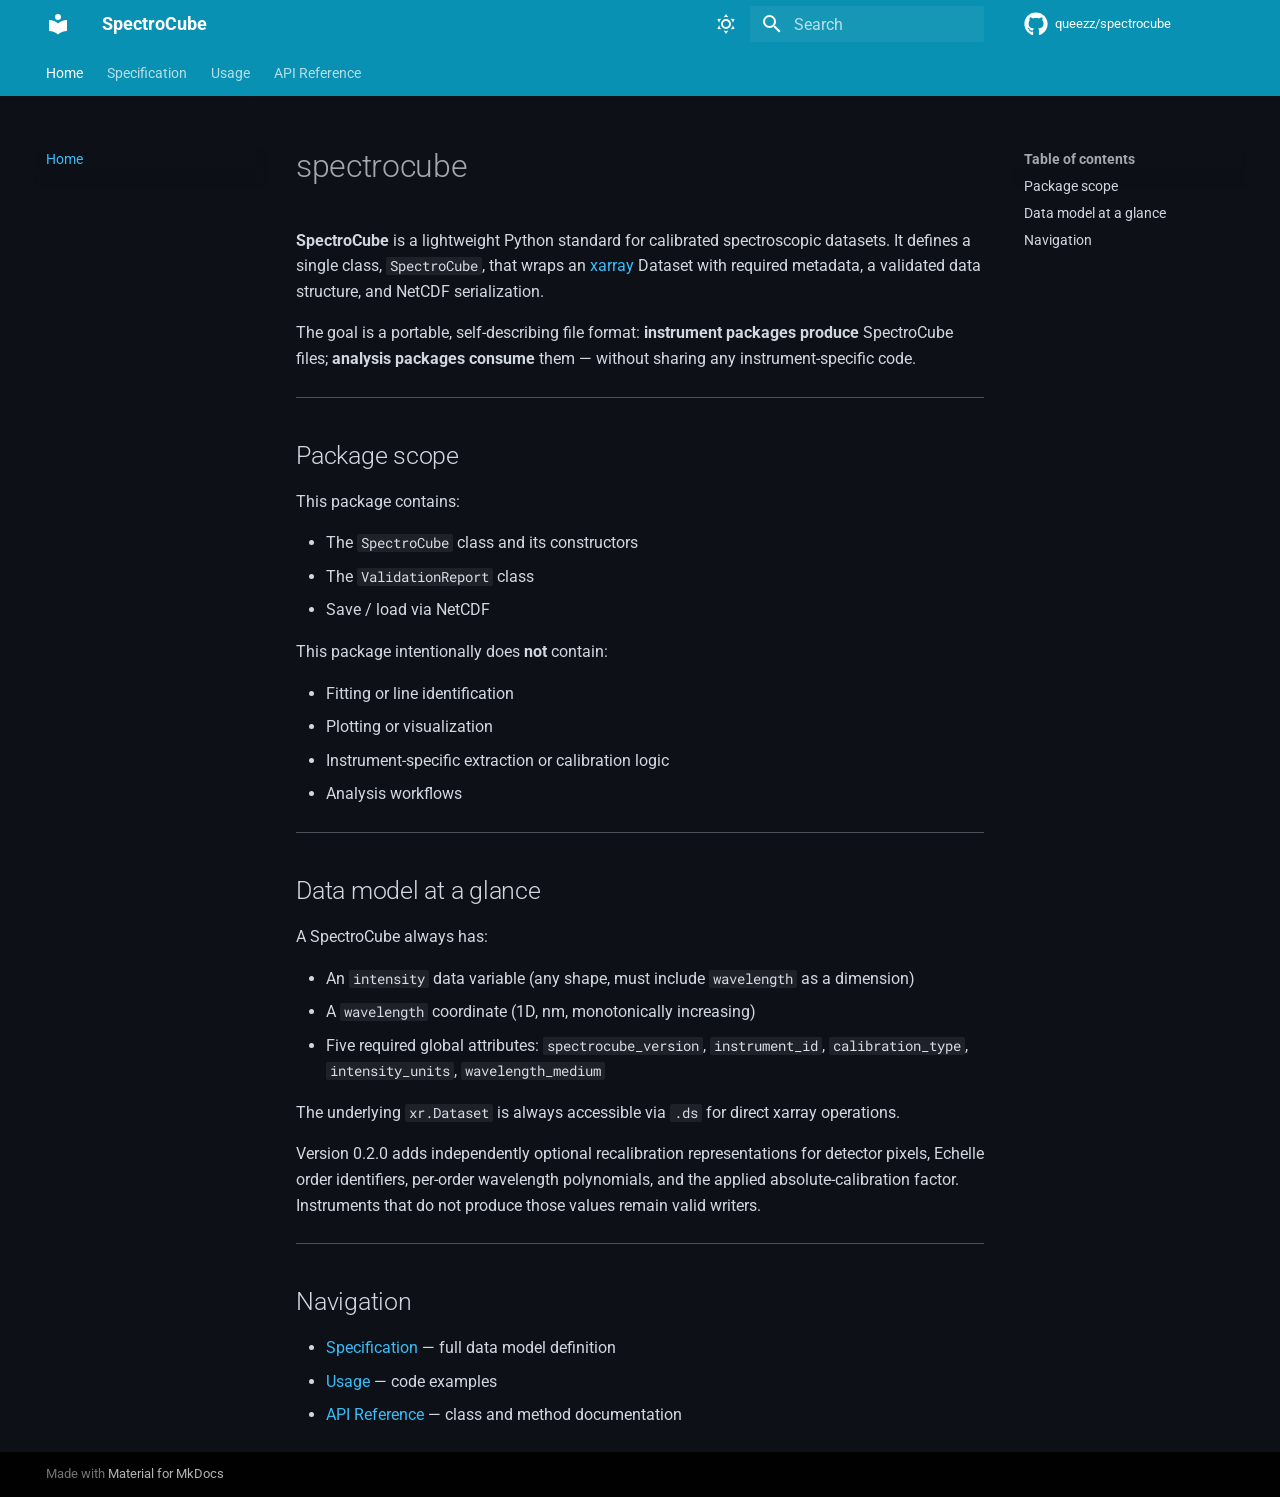
<file: index.html>
<!DOCTYPE html><html lang="en" class="no-js"><head>
    
      <meta charset="utf-8">
      <meta name="viewport" content="width=device-width,initial-scale=1">
      
        <meta name="description" content="Lightweight standard for calibrated spectroscopic datasets">
      
      
      
        <link rel="canonical" href="https://queezz.github.io/spectrocube/">
      
      
      
        <link rel="next" href="spec/">
      
      
        
      
      
      <link rel="icon" href="assets/images/favicon.png">
      <meta name="generator" content="mkdocs-1.6.1, mkdocs-material-9.7.7">
    
    
      
        <title>SpectroCube</title>
      
    
    
      <link rel="stylesheet" href="assets/stylesheets/main.ec1eaa64.min.css">
      
        
        <link rel="stylesheet" href="assets/stylesheets/palette.ab4e12ef.min.css">
      
      


    
    
      
    
    
      
        
        
        <link rel="preconnect" href="https://fonts.gstatic.com" crossorigin="">
        <link rel="stylesheet" href="https://fonts.googleapis.com/css?family=Roboto:300,300i,400,400i,700,700i%7CRoboto+Mono:400,400i,700,700i&amp;display=fallback">
        <style>:root{--md-text-font:"Roboto";--md-code-font:"Roboto Mono"}</style>
      
    
    
      <link rel="stylesheet" href="assets/_mkdocstrings.css">
    
      <link rel="stylesheet" href="styles/brand.css">
    
    <script>__md_scope=new URL(".",location),__md_hash=e=>[...e].reduce(((e,_)=>(e<<5)-e+_.charCodeAt(0)),0),__md_get=(e,_=localStorage,t=__md_scope)=>JSON.parse(_.getItem(t.pathname+"."+e)),__md_set=(e,_,t=localStorage,a=__md_scope)=>{try{t.setItem(a.pathname+"."+e,JSON.stringify(_))}catch(e){}}</script>
    
      

    
    
  <link href="assets/stylesheets/glightbox.min.css" rel="stylesheet"><script src="assets/javascripts/glightbox.min.js"></script><style id="glightbox-style">
            html.glightbox-open { overflow: initial; height: 100%; }
            .gslide-title { margin-top: 0px; user-select: text; }
            .gslide-desc { color: #666; user-select: text; }
            .gslide-image img { background: white; }
            .gscrollbar-fixer { padding-right: 15px; }
            .gdesc-inner { font-size: 0.75rem; }
            body[data-md-color-scheme="slate"] .gdesc-inner { background: var(--md-default-bg-color); }
            body[data-md-color-scheme="slate"] .gslide-title { color: var(--md-default-fg-color); }
            body[data-md-color-scheme="slate"] .gslide-desc { color: var(--md-default-fg-color); }
        </style></head>
  
  
    
    
      
    
    
    
    
    <body dir="ltr" data-md-color-scheme="spectrocube-dark" data-md-color-primary="custom" data-md-color-accent="custom">
  
    
    <input class="md-toggle" data-md-toggle="drawer" type="checkbox" id="__drawer" autocomplete="off">
    <input class="md-toggle" data-md-toggle="search" type="checkbox" id="__search" autocomplete="off">
    <label class="md-overlay" for="__drawer"></label>
    <div data-md-component="skip">
      
        
        <a href="#spectrocube" class="md-skip">
          Skip to content
        </a>
      
    </div>
    <div data-md-component="announce">
      
    </div>
    
    
      

<header class="md-header" data-md-component="header">
  <nav class="md-header__inner md-grid" aria-label="Header">
    <a href="." title="SpectroCube" class="md-header__button md-logo" aria-label="SpectroCube" data-md-component="logo">
      
  
  <svg xmlns="http://www.w3.org/2000/svg" viewBox="0 0 24 24"><path d="M12 8a3 3 0 0 0 3-3 3 3 0 0 0-3-3 3 3 0 0 0-3 3 3 3 0 0 0 3 3m0 3.54C9.64 9.35 6.5 8 3 8v11c3.5 0 6.64 1.35 9 3.54 2.36-2.19 5.5-3.54 9-3.54V8c-3.5 0-6.64 1.35-9 3.54"></path></svg>

    </a>
    <label class="md-header__button md-icon" for="__drawer">
      
      <svg xmlns="http://www.w3.org/2000/svg" viewBox="0 0 24 24"><path d="M3 6h18v2H3zm0 5h18v2H3zm0 5h18v2H3z"></path></svg>
    </label>
    <div class="md-header__title" data-md-component="header-title">
      <div class="md-header__ellipsis">
        <div class="md-header__topic">
          <span class="md-ellipsis">
            SpectroCube
          </span>
        </div>
        <div class="md-header__topic" data-md-component="header-topic">
          <span class="md-ellipsis">
            
              Home
            
          </span>
        </div>
      </div>
    </div>
    
      
        <form class="md-header__option" data-md-component="palette">
  
    
    
    
    <input class="md-option" data-md-color-media="" data-md-color-scheme="spectrocube-dark" data-md-color-primary="custom" data-md-color-accent="custom" aria-label="Switch to light mode" type="radio" name="__palette" id="__palette_0">
    
      <label class="md-header__button md-icon" title="Switch to light mode" for="__palette_1" hidden="">
        <svg xmlns="http://www.w3.org/2000/svg" viewBox="0 0 24 24"><path d="M12 7a5 5 0 0 1 5 5 5 5 0 0 1-5 5 5 5 0 0 1-5-5 5 5 0 0 1 5-5m0 2a3 3 0 0 0-3 3 3 3 0 0 0 3 3 3 3 0 0 0 3-3 3 3 0 0 0-3-3m0-7 2.39 3.42C13.65 5.15 12.84 5 12 5s-1.65.15-2.39.42zM3.34 7l4.16-.35A7.2 7.2 0 0 0 5.94 8.5c-.44.74-.69 1.5-.83 2.29zm.02 10 1.76-3.77a7.131 7.131 0 0 0 2.38 4.14zM20.65 7l-1.77 3.79a7.02 7.02 0 0 0-2.38-4.15zm-.01 10-4.14.36c.59-.51 1.12-1.14 1.54-1.86.42-.73.69-1.5.83-2.29zM12 22l-2.41-3.44c.74.27 1.55.44 2.41.44.82 0 1.63-.17 2.37-.44z"></path></svg>
      </label>
    
  
    
    
    
    <input class="md-option" data-md-color-media="" data-md-color-scheme="default" data-md-color-primary="teal" data-md-color-accent="cyan" aria-label="Switch to dark mode" type="radio" name="__palette" id="__palette_1">
    
      <label class="md-header__button md-icon" title="Switch to dark mode" for="__palette_0" hidden="">
        <svg xmlns="http://www.w3.org/2000/svg" viewBox="0 0 24 24"><path d="m17.75 4.09-2.53 1.94.91 3.06-2.63-1.81-2.63 1.81.91-3.06-2.53-1.94L12.44 4l1.06-3 1.06 3zm3.5 6.91-1.64 1.25.59 1.98-1.7-1.17-1.7 1.17.59-1.98L15.75 11l2.06-.05L18.5 9l.69 1.95zm-2.28 4.95c.83-.08 1.72 1.1 1.19 1.85-.32.45-.66.87-1.08 1.27C15.17 23 8.84 23 4.94 19.07c-3.91-3.9-3.91-10.24 0-14.14.4-.4.82-.76 1.27-1.08.75-.53 1.93.36 1.85 1.19-.27 2.86.69 5.83 2.89 8.02a9.96 9.96 0 0 0 8.02 2.89m-1.64 2.02a12.08 12.08 0 0 1-7.8-3.47c-2.17-2.19-3.33-5-3.49-7.82-2.81 3.14-2.7 7.96.31 10.98 3.02 3.01 7.84 3.12 10.98.31"></path></svg>
      </label>
    
  
</form>
      
    
    
      <script>var palette=__md_get("__palette");if(palette&&palette.color){if("(prefers-color-scheme)"===palette.color.media){var media=matchMedia("(prefers-color-scheme: light)"),input=document.querySelector(media.matches?"[data-md-color-media='(prefers-color-scheme: light)']":"[data-md-color-media='(prefers-color-scheme: dark)']");palette.color.media=input.getAttribute("data-md-color-media"),palette.color.scheme=input.getAttribute("data-md-color-scheme"),palette.color.primary=input.getAttribute("data-md-color-primary"),palette.color.accent=input.getAttribute("data-md-color-accent")}for(var[key,value]of Object.entries(palette.color))document.body.setAttribute("data-md-color-"+key,value)}</script>
    
    
    
      
      
        <label class="md-header__button md-icon" for="__search">
          
          <svg xmlns="http://www.w3.org/2000/svg" viewBox="0 0 24 24"><path d="M9.5 3A6.5 6.5 0 0 1 16 9.5c0 1.61-.59 3.09-1.56 4.23l.27.27h.79l5 5-1.5 1.5-5-5v-.79l-.27-.27A6.52 6.52 0 0 1 9.5 16 6.5 6.5 0 0 1 3 9.5 6.5 6.5 0 0 1 9.5 3m0 2C7 5 5 7 5 9.5S7 14 9.5 14 14 12 14 9.5 12 5 9.5 5"></path></svg>
        </label>
        <div class="md-search" data-md-component="search" role="dialog">
  <label class="md-search__overlay" for="__search"></label>
  <div class="md-search__inner" role="search">
    <form class="md-search__form" name="search">
      <input type="text" class="md-search__input" name="query" aria-label="Search" placeholder="Search" autocapitalize="off" autocorrect="off" autocomplete="off" spellcheck="false" data-md-component="search-query" required="">
      <label class="md-search__icon md-icon" for="__search">
        
        <svg xmlns="http://www.w3.org/2000/svg" viewBox="0 0 24 24"><path d="M9.5 3A6.5 6.5 0 0 1 16 9.5c0 1.61-.59 3.09-1.56 4.23l.27.27h.79l5 5-1.5 1.5-5-5v-.79l-.27-.27A6.52 6.52 0 0 1 9.5 16 6.5 6.5 0 0 1 3 9.5 6.5 6.5 0 0 1 9.5 3m0 2C7 5 5 7 5 9.5S7 14 9.5 14 14 12 14 9.5 12 5 9.5 5"></path></svg>
        
        <svg xmlns="http://www.w3.org/2000/svg" viewBox="0 0 24 24"><path d="M20 11v2H8l5.5 5.5-1.42 1.42L4.16 12l7.92-7.92L13.5 5.5 8 11z"></path></svg>
      </label>
      <nav class="md-search__options" aria-label="Search">
        
        <button type="reset" class="md-search__icon md-icon" title="Clear" aria-label="Clear" tabindex="-1">
          
          <svg xmlns="http://www.w3.org/2000/svg" viewBox="0 0 24 24"><path d="M19 6.41 17.59 5 12 10.59 6.41 5 5 6.41 10.59 12 5 17.59 6.41 19 12 13.41 17.59 19 19 17.59 13.41 12z"></path></svg>
        </button>
      </nav>
      
    </form>
    <div class="md-search__output">
      <div class="md-search__scrollwrap" tabindex="0" data-md-scrollfix="">
        <div class="md-search-result" data-md-component="search-result">
          <div class="md-search-result__meta">
            Initializing search
          </div>
          <ol class="md-search-result__list" role="presentation"></ol>
        </div>
      </div>
    </div>
  </div>
</div>
      
    
    
      <div class="md-header__source">
        <a href="https://github.com/queezz/spectrocube" title="Go to repository" class="md-source" data-md-component="source">
  <div class="md-source__icon md-icon">
    
    <svg xmlns="http://www.w3.org/2000/svg" viewBox="0 0 512 512"><!--! Font Awesome Free 7.1.0 by @fontawesome - https://fontawesome.com License - https://fontawesome.com/license/free (Icons: CC BY 4.0, Fonts: SIL OFL 1.1, Code: MIT License) Copyright 2025 Fonticons, Inc.--><path d="M173.9 397.4c0 2-2.3 3.6-5.2 3.6-3.3.3-5.6-1.3-5.6-3.6 0-2 2.3-3.6 5.2-3.6 3-.3 5.6 1.3 5.6 3.6m-31.1-4.5c-.7 2 1.3 4.3 4.3 4.9 2.6 1 5.6 0 6.2-2s-1.3-4.3-4.3-5.2c-2.6-.7-5.5.3-6.2 2.3m44.2-1.7c-2.9.7-4.9 2.6-4.6 4.9.3 2 2.9 3.3 5.9 2.6 2.9-.7 4.9-2.6 4.6-4.6-.3-1.9-3-3.2-5.9-2.9M252.8 8C114.1 8 8 113.3 8 252c0 110.9 69.8 205.8 169.5 239.2 12.8 2.3 17.3-5.6 17.3-12.1 0-6.2-.3-40.4-.3-61.4 0 0-70 15-84.7-29.8 0 0-11.4-29.1-27.8-36.6 0 0-22.9-15.7 1.6-15.4 0 0 24.9 2 38.6 25.8 21.9 38.6 58.6 27.5 72.9 20.9 2.3-16 8.8-27.1 16-33.7-55.9-6.2-112.3-14.3-112.3-110.5 0-27.5 7.6-41.3 23.6-58.9-2.6-6.5-11.1-33.3 2.6-67.9 20.9-6.5 69 27 69 27 20-5.6 41.5-8.5 62.8-8.5s42.8 2.9 62.8 8.5c0 0 48.1-33.6 69-27 13.7 34.7 5.2 61.4 2.6 67.9 16 17.7 25.8 31.5 25.8 58.9 0 96.5-58.9 104.2-114.8 110.5 9.2 7.9 17 22.9 17 46.4 0 33.7-.3 75.4-.3 83.6 0 6.5 4.6 14.4 17.3 12.1C436.2 457.8 504 362.9 504 252 504 113.3 391.5 8 252.8 8M105.2 352.9c-1.3 1-1 3.3.7 5.2 1.6 1.6 3.9 2.3 5.2 1 1.3-1 1-3.3-.7-5.2-1.6-1.6-3.9-2.3-5.2-1m-10.8-8.1c-.7 1.3.3 2.9 2.3 3.9 1.6 1 3.6.7 4.3-.7.7-1.3-.3-2.9-2.3-3.9-2-.6-3.6-.3-4.3.7m32.4 35.6c-1.6 1.3-1 4.3 1.3 6.2 2.3 2.3 5.2 2.6 6.5 1 1.3-1.3.7-4.3-1.3-6.2-2.2-2.3-5.2-2.6-6.5-1m-11.4-14.7c-1.6 1-1.6 3.6 0 5.9s4.3 3.3 5.6 2.3c1.6-1.3 1.6-3.9 0-6.2-1.4-2.3-4-3.3-5.6-2"></path></svg>
  </div>
  <div class="md-source__repository">
    queezz/spectrocube
  </div>
</a>
      </div>
    
  </nav>
  
</header>
    
    <div class="md-container" data-md-component="container">
      
      
        
          
            
<nav class="md-tabs" aria-label="Tabs" data-md-component="tabs">
  <div class="md-grid">
    <ul class="md-tabs__list">
      
        
  
  
  
    
  
  
    <li class="md-tabs__item md-tabs__item--active">
      <a href="." class="md-tabs__link">
        
  
  
    
  
  Home

      </a>
    </li>
  

      
        
  
  
  
  
    <li class="md-tabs__item">
      <a href="spec/" class="md-tabs__link">
        
  
  
    
  
  Specification

      </a>
    </li>
  

      
        
  
  
  
  
    
    
      <li class="md-tabs__item">
        <a href="usage/" class="md-tabs__link">
          
  
  
  Usage

        </a>
      </li>
    
  

      
        
  
  
  
  
    <li class="md-tabs__item">
      <a href="reference/" class="md-tabs__link">
        
  
  
    
  
  API Reference

      </a>
    </li>
  

      
    </ul>
  </div>
</nav>
          
        
      
      <main class="md-main" data-md-component="main">
        <div class="md-main__inner md-grid">
          
            
              
              <div class="md-sidebar md-sidebar--primary" data-md-component="sidebar" data-md-type="navigation">
                <div class="md-sidebar__scrollwrap">
                  <div class="md-sidebar__inner">
                    


  


<nav class="md-nav md-nav--primary md-nav--lifted" aria-label="Navigation" data-md-level="0">
  <label class="md-nav__title" for="__drawer">
    <a href="." title="SpectroCube" class="md-nav__button md-logo" aria-label="SpectroCube" data-md-component="logo">
      
  
  <svg xmlns="http://www.w3.org/2000/svg" viewBox="0 0 24 24"><path d="M12 8a3 3 0 0 0 3-3 3 3 0 0 0-3-3 3 3 0 0 0-3 3 3 3 0 0 0 3 3m0 3.54C9.64 9.35 6.5 8 3 8v11c3.5 0 6.64 1.35 9 3.54 2.36-2.19 5.5-3.54 9-3.54V8c-3.5 0-6.64 1.35-9 3.54"></path></svg>

    </a>
    SpectroCube
  </label>
  
    <div class="md-nav__source">
      <a href="https://github.com/queezz/spectrocube" title="Go to repository" class="md-source" data-md-component="source">
  <div class="md-source__icon md-icon">
    
    <svg xmlns="http://www.w3.org/2000/svg" viewBox="0 0 512 512"><!--! Font Awesome Free 7.1.0 by @fontawesome - https://fontawesome.com License - https://fontawesome.com/license/free (Icons: CC BY 4.0, Fonts: SIL OFL 1.1, Code: MIT License) Copyright 2025 Fonticons, Inc.--><path d="M173.9 397.4c0 2-2.3 3.6-5.2 3.6-3.3.3-5.6-1.3-5.6-3.6 0-2 2.3-3.6 5.2-3.6 3-.3 5.6 1.3 5.6 3.6m-31.1-4.5c-.7 2 1.3 4.3 4.3 4.9 2.6 1 5.6 0 6.2-2s-1.3-4.3-4.3-5.2c-2.6-.7-5.5.3-6.2 2.3m44.2-1.7c-2.9.7-4.9 2.6-4.6 4.9.3 2 2.9 3.3 5.9 2.6 2.9-.7 4.9-2.6 4.6-4.6-.3-1.9-3-3.2-5.9-2.9M252.8 8C114.1 8 8 113.3 8 252c0 110.9 69.8 205.8 169.5 239.2 12.8 2.3 17.3-5.6 17.3-12.1 0-6.2-.3-40.4-.3-61.4 0 0-70 15-84.7-29.8 0 0-11.4-29.1-27.8-36.6 0 0-22.9-15.7 1.6-15.4 0 0 24.9 2 38.6 25.8 21.9 38.6 58.6 27.5 72.9 20.9 2.3-16 8.8-27.1 16-33.7-55.9-6.2-112.3-14.3-112.3-110.5 0-27.5 7.6-41.3 23.6-58.9-2.6-6.5-11.1-33.3 2.6-67.9 20.9-6.5 69 27 69 27 20-5.6 41.5-8.5 62.8-8.5s42.8 2.9 62.8 8.5c0 0 48.1-33.6 69-27 13.7 34.7 5.2 61.4 2.6 67.9 16 17.7 25.8 31.5 25.8 58.9 0 96.5-58.9 104.2-114.8 110.5 9.2 7.9 17 22.9 17 46.4 0 33.7-.3 75.4-.3 83.6 0 6.5 4.6 14.4 17.3 12.1C436.2 457.8 504 362.9 504 252 504 113.3 391.5 8 252.8 8M105.2 352.9c-1.3 1-1 3.3.7 5.2 1.6 1.6 3.9 2.3 5.2 1 1.3-1 1-3.3-.7-5.2-1.6-1.6-3.9-2.3-5.2-1m-10.8-8.1c-.7 1.3.3 2.9 2.3 3.9 1.6 1 3.6.7 4.3-.7.7-1.3-.3-2.9-2.3-3.9-2-.6-3.6-.3-4.3.7m32.4 35.6c-1.6 1.3-1 4.3 1.3 6.2 2.3 2.3 5.2 2.6 6.5 1 1.3-1.3.7-4.3-1.3-6.2-2.2-2.3-5.2-2.6-6.5-1m-11.4-14.7c-1.6 1-1.6 3.6 0 5.9s4.3 3.3 5.6 2.3c1.6-1.3 1.6-3.9 0-6.2-1.4-2.3-4-3.3-5.6-2"></path></svg>
  </div>
  <div class="md-source__repository">
    queezz/spectrocube
  </div>
</a>
    </div>
  
  <ul class="md-nav__list" data-md-scrollfix="">
    
      
      
  
  
    
  
  
  
    <li class="md-nav__item md-nav__item--active">
      
      <input class="md-nav__toggle md-toggle" type="checkbox" id="__toc">
      
      
        
      
      
        <label class="md-nav__link md-nav__link--active" for="__toc">
          
  
  
  <span class="md-ellipsis">
    
  
    Home
  

    
  </span>
  
  

          <span class="md-nav__icon md-icon"></span>
        </label>
      
      <a href="." class="md-nav__link md-nav__link--active">
        
  
  
  <span class="md-ellipsis">
    
  
    Home
  

    
  </span>
  
  

      </a>
      
        

<nav class="md-nav md-nav--secondary" aria-label="Table of contents">
  
  
  
    
  
  
    <label class="md-nav__title" for="__toc">
      <span class="md-nav__icon md-icon"></span>
      Table of contents
    </label>
    <ul class="md-nav__list" data-md-component="toc" data-md-scrollfix="">
      
        <li class="md-nav__item">
  <a href="#package-scope" class="md-nav__link">
    <span class="md-ellipsis">
      
        Package scope
      
    </span>
  </a>
  
</li>
      
        <li class="md-nav__item">
  <a href="#data-model-at-a-glance" class="md-nav__link">
    <span class="md-ellipsis">
      
        Data model at a glance
      
    </span>
  </a>
  
</li>
      
        <li class="md-nav__item">
  <a href="#navigation" class="md-nav__link">
    <span class="md-ellipsis">
      
        Navigation
      
    </span>
  </a>
  
</li>
      
    </ul>
  
</nav>
      
    </li>
  

    
      
      
  
  
  
  
    <li class="md-nav__item">
      <a href="spec/" class="md-nav__link">
        
  
  
  <span class="md-ellipsis">
    
  
    Specification
  

    
  </span>
  
  

      </a>
    </li>
  

    
      
      
  
  
  
  
    
    
    
    
      
      
    
    
    <li class="md-nav__item md-nav__item--nested">
      
        
        
        <input class="md-nav__toggle md-toggle " type="checkbox" id="__nav_3">
        
          
          <label class="md-nav__link" for="__nav_3" id="__nav_3_label" tabindex="0">
            
  
  
  <span class="md-ellipsis">
    
  
    Usage
  

    
  </span>
  
  

            <span class="md-nav__icon md-icon"></span>
          </label>
        
        <nav class="md-nav" data-md-level="1" aria-labelledby="__nav_3_label" aria-expanded="false">
          <label class="md-nav__title" for="__nav_3">
            <span class="md-nav__icon md-icon"></span>
            
  
    Usage
  

          </label>
          <ul class="md-nav__list" data-md-scrollfix="">
            
              
                
  
  
  
  
    <li class="md-nav__item">
      <a href="usage/" class="md-nav__link">
        
  
  
  <span class="md-ellipsis">
    
  
    Usage
  

    
  </span>
  
  

      </a>
    </li>
  

              
            
              
                
  
  
  
  
    <li class="md-nav__item">
      <a href="cli/" class="md-nav__link">
        
  
  
  <span class="md-ellipsis">
    
  
    CLI
  

    
  </span>
  
  

      </a>
    </li>
  

              
            
          </ul>
        </nav>
      
    </li>
  

    
      
      
  
  
  
  
    <li class="md-nav__item">
      <a href="reference/" class="md-nav__link">
        
  
  
  <span class="md-ellipsis">
    
  
    API Reference
  

    
  </span>
  
  

      </a>
    </li>
  

    
  </ul>
</nav>
                  </div>
                </div>
              </div>
            
            
              
              <div class="md-sidebar md-sidebar--secondary" data-md-component="sidebar" data-md-type="toc">
                <div class="md-sidebar__scrollwrap">
                  <div class="md-sidebar__inner">
                    

<nav class="md-nav md-nav--secondary" aria-label="Table of contents">
  
  
  
    
  
  
    <label class="md-nav__title" for="__toc">
      <span class="md-nav__icon md-icon"></span>
      Table of contents
    </label>
    <ul class="md-nav__list" data-md-component="toc" data-md-scrollfix="">
      
        <li class="md-nav__item">
  <a href="#package-scope" class="md-nav__link">
    <span class="md-ellipsis">
      
        Package scope
      
    </span>
  </a>
  
</li>
      
        <li class="md-nav__item">
  <a href="#data-model-at-a-glance" class="md-nav__link">
    <span class="md-ellipsis">
      
        Data model at a glance
      
    </span>
  </a>
  
</li>
      
        <li class="md-nav__item">
  <a href="#navigation" class="md-nav__link">
    <span class="md-ellipsis">
      
        Navigation
      
    </span>
  </a>
  
</li>
      
    </ul>
  
</nav>
                  </div>
                </div>
              </div>
            
          
          
            <div class="md-content" data-md-component="content">
              
              <article class="md-content__inner md-typeset">
                
                  


  
  


<h1 id="spectrocube">spectrocube<a class="headerlink" href="#spectrocube" title="Permanent link">¶</a></h1>
<p><strong>SpectroCube</strong> is a lightweight Python standard for calibrated spectroscopic datasets.
It defines a single class, <code>SpectroCube</code>, that wraps an <a href="https://xarray.dev/">xarray</a> Dataset
with required metadata, a validated data structure, and NetCDF serialization.</p>
<p>The goal is a portable, self-describing file format:
<strong>instrument packages produce</strong> SpectroCube files;
<strong>analysis packages consume</strong> them — without sharing any instrument-specific code.</p>
<hr>
<h2 id="package-scope">Package scope<a class="headerlink" href="#package-scope" title="Permanent link">¶</a></h2>
<p>This package contains:</p>
<ul>
<li>The <code>SpectroCube</code> class and its constructors</li>
<li>The <code>ValidationReport</code> class</li>
<li>Save / load via NetCDF</li>
</ul>
<p>This package intentionally does <strong>not</strong> contain:</p>
<ul>
<li>Fitting or line identification</li>
<li>Plotting or visualization</li>
<li>Instrument-specific extraction or calibration logic</li>
<li>Analysis workflows</li>
</ul>
<hr>
<h2 id="data-model-at-a-glance">Data model at a glance<a class="headerlink" href="#data-model-at-a-glance" title="Permanent link">¶</a></h2>
<p>A SpectroCube always has:</p>
<ul>
<li>An <code>intensity</code> data variable (any shape, must include <code>wavelength</code> as a dimension)</li>
<li>A <code>wavelength</code> coordinate (1D, nm, monotonically increasing)</li>
<li>Five required global attributes: <code>spectrocube_version</code>, <code>instrument_id</code>,
  <code>calibration_type</code>, <code>intensity_units</code>, <code>wavelength_medium</code></li>
</ul>
<p>The underlying <code>xr.Dataset</code> is always accessible via <code>.ds</code> for direct xarray operations.</p>
<p>Version 0.2.0 adds independently optional recalibration representations for
detector pixels, Echelle order identifiers, per-order wavelength polynomials,
and the applied absolute-calibration factor. Instruments that do not produce
those values remain valid writers.</p>
<hr>
<h2 id="navigation">Navigation<a class="headerlink" href="#navigation" title="Permanent link">¶</a></h2>
<ul>
<li><a href="spec/">Specification</a> — full data model definition</li>
<li><a href="usage/">Usage</a> — code examples</li>
<li><a href="reference/">API Reference</a> — class and method documentation</li>
</ul>












                
              </article>
            </div>
          
          
<script>var target=document.getElementById(location.hash.slice(1));target&&target.name&&(target.checked=target.name.startsWith("__tabbed_"))</script>
        </div>
        
          <button type="button" class="md-top md-icon" data-md-component="top" hidden="">
  
  <svg xmlns="http://www.w3.org/2000/svg" viewBox="0 0 24 24"><path d="M13 20h-2V8l-5.5 5.5-1.42-1.42L12 4.16l7.92 7.92-1.42 1.42L13 8z"></path></svg>
  Back to top
</button>
        
      </main>
      
        <footer class="md-footer">
  
  <div class="md-footer-meta md-typeset">
    <div class="md-footer-meta__inner md-grid">
      <div class="md-copyright">
  
  
    Made with
    <a href="https://squidfunk.github.io/mkdocs-material/" target="_blank" rel="noopener">
      Material for MkDocs
    </a>
  
</div>
      
    </div>
  </div>
</footer>
      
    </div>
    <div class="md-dialog" data-md-component="dialog">
      <div class="md-dialog__inner md-typeset"></div>
    </div>
    
    
    
      
      
      <script id="__config" type="application/json">{"annotate": null, "base": ".", "features": ["navigation.instant", "navigation.tracking", "navigation.tabs", "navigation.top", "content.code.copy", "content.image.zoom"], "search": "assets/javascripts/workers/search.2c215733.min.js", "tags": null, "translations": {"clipboard.copied": "Copied to clipboard", "clipboard.copy": "Copy to clipboard", "search.result.more.one": "1 more on this page", "search.result.more.other": "# more on this page", "search.result.none": "No matching documents", "search.result.one": "1 matching document", "search.result.other": "# matching documents", "search.result.placeholder": "Type to start searching", "search.result.term.missing": "Missing", "select.version": "Select version"}, "version": null}</script>
    
    
      <script src="assets/javascripts/bundle.d7400e89.min.js"></script>
      
    
  
<script id="init-glightbox">const lightbox = GLightbox({"touchNavigation": true, "loop": false, "zoomable": true, "draggable": true, "openEffect": "zoom", "closeEffect": "zoom", "slideEffect": "slide"});
document$.subscribe(()=>{ lightbox.reload(); });
</script></body></html>
</file>
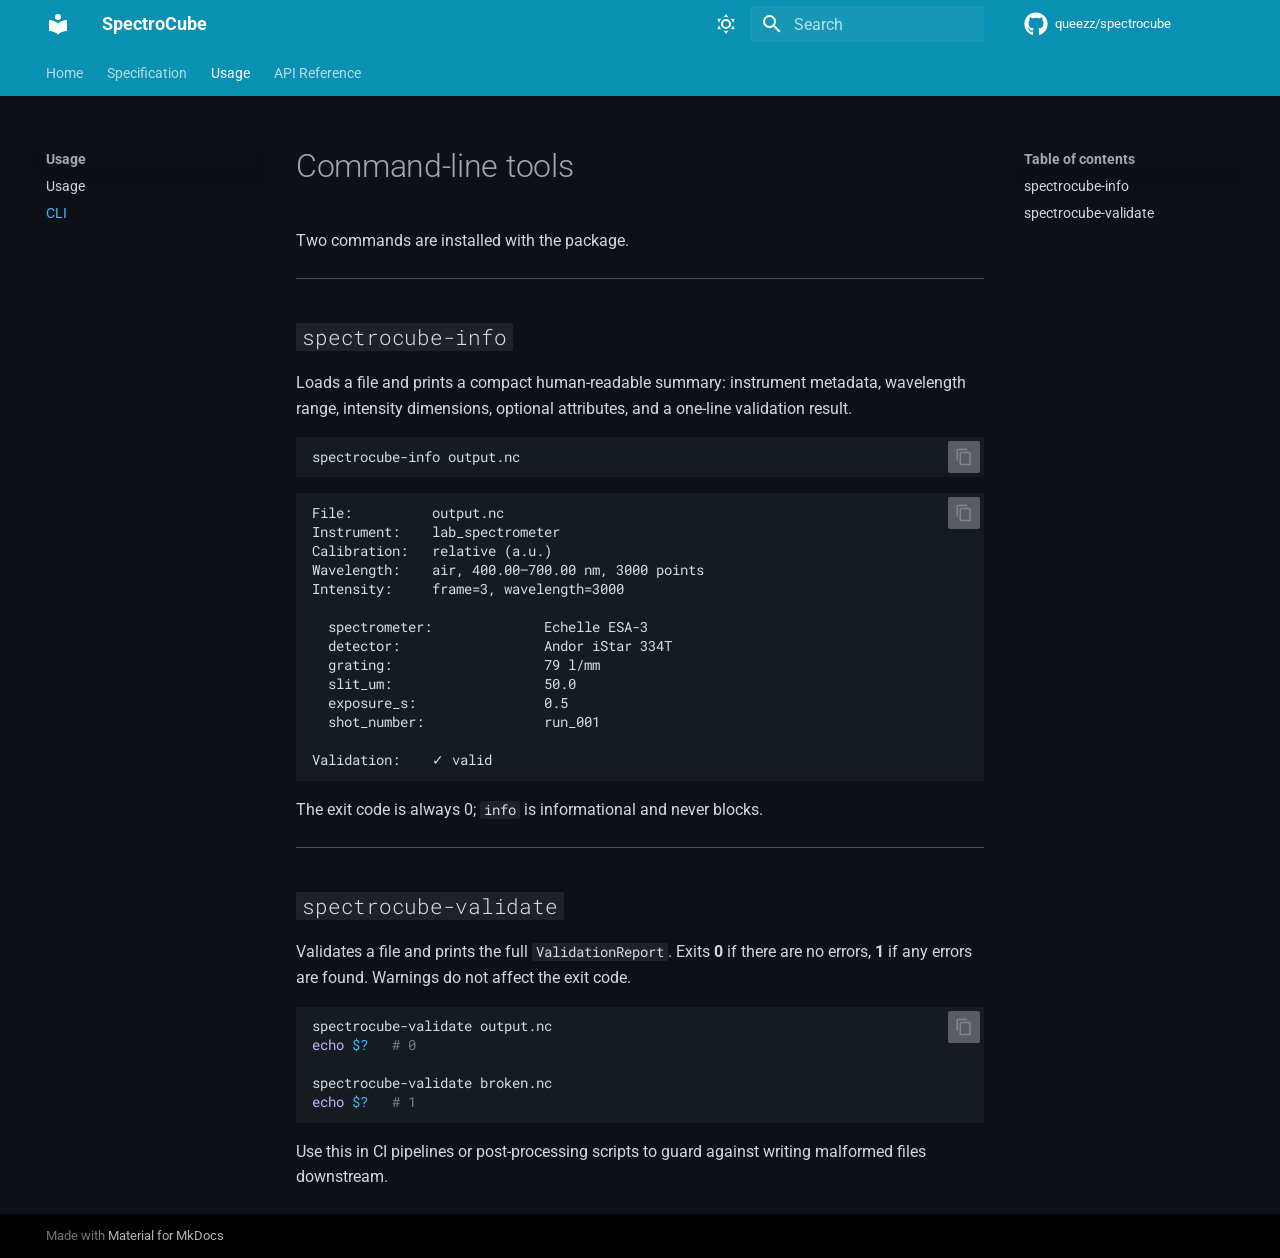
<file: cli/index.html>
<!DOCTYPE html><html lang="en" class="no-js"><head>
    
      <meta charset="utf-8">
      <meta name="viewport" content="width=device-width,initial-scale=1">
      
        <meta name="description" content="Lightweight standard for calibrated spectroscopic datasets">
      
      
      
        <link rel="canonical" href="https://queezz.github.io/spectrocube/cli/">
      
      
        <link rel="prev" href="../usage/">
      
      
        <link rel="next" href="../reference/">
      
      
        
      
      
      <link rel="icon" href="../assets/images/favicon.png">
      <meta name="generator" content="mkdocs-1.6.1, mkdocs-material-9.7.7">
    
    
      
        <title>CLI - SpectroCube</title>
      
    
    
      <link rel="stylesheet" href="../assets/stylesheets/main.ec1eaa64.min.css">
      
        
        <link rel="stylesheet" href="../assets/stylesheets/palette.ab4e12ef.min.css">
      
      


    
    
      
    
    
      
        
        
        <link rel="preconnect" href="https://fonts.gstatic.com" crossorigin="">
        <link rel="stylesheet" href="https://fonts.googleapis.com/css?family=Roboto:300,300i,400,400i,700,700i%7CRoboto+Mono:400,400i,700,700i&amp;display=fallback">
        <style>:root{--md-text-font:"Roboto";--md-code-font:"Roboto Mono"}</style>
      
    
    
      <link rel="stylesheet" href="../assets/_mkdocstrings.css">
    
      <link rel="stylesheet" href="../styles/brand.css">
    
    <script>__md_scope=new URL("..",location),__md_hash=e=>[...e].reduce(((e,_)=>(e<<5)-e+_.charCodeAt(0)),0),__md_get=(e,_=localStorage,t=__md_scope)=>JSON.parse(_.getItem(t.pathname+"."+e)),__md_set=(e,_,t=localStorage,a=__md_scope)=>{try{t.setItem(a.pathname+"."+e,JSON.stringify(_))}catch(e){}}</script>
    
      

    
    
  <link href="../assets/stylesheets/glightbox.min.css" rel="stylesheet"><script src="../assets/javascripts/glightbox.min.js"></script><style id="glightbox-style">
            html.glightbox-open { overflow: initial; height: 100%; }
            .gslide-title { margin-top: 0px; user-select: text; }
            .gslide-desc { color: #666; user-select: text; }
            .gslide-image img { background: white; }
            .gscrollbar-fixer { padding-right: 15px; }
            .gdesc-inner { font-size: 0.75rem; }
            body[data-md-color-scheme="slate"] .gdesc-inner { background: var(--md-default-bg-color); }
            body[data-md-color-scheme="slate"] .gslide-title { color: var(--md-default-fg-color); }
            body[data-md-color-scheme="slate"] .gslide-desc { color: var(--md-default-fg-color); }
        </style></head>
  
  
    
    
      
    
    
    
    
    <body dir="ltr" data-md-color-scheme="spectrocube-dark" data-md-color-primary="custom" data-md-color-accent="custom">
  
    
    <input class="md-toggle" data-md-toggle="drawer" type="checkbox" id="__drawer" autocomplete="off">
    <input class="md-toggle" data-md-toggle="search" type="checkbox" id="__search" autocomplete="off">
    <label class="md-overlay" for="__drawer"></label>
    <div data-md-component="skip">
      
        
        <a href="#command-line-tools" class="md-skip">
          Skip to content
        </a>
      
    </div>
    <div data-md-component="announce">
      
    </div>
    
    
      

<header class="md-header" data-md-component="header">
  <nav class="md-header__inner md-grid" aria-label="Header">
    <a href=".." title="SpectroCube" class="md-header__button md-logo" aria-label="SpectroCube" data-md-component="logo">
      
  
  <svg xmlns="http://www.w3.org/2000/svg" viewBox="0 0 24 24"><path d="M12 8a3 3 0 0 0 3-3 3 3 0 0 0-3-3 3 3 0 0 0-3 3 3 3 0 0 0 3 3m0 3.54C9.64 9.35 6.5 8 3 8v11c3.5 0 6.64 1.35 9 3.54 2.36-2.19 5.5-3.54 9-3.54V8c-3.5 0-6.64 1.35-9 3.54"></path></svg>

    </a>
    <label class="md-header__button md-icon" for="__drawer">
      
      <svg xmlns="http://www.w3.org/2000/svg" viewBox="0 0 24 24"><path d="M3 6h18v2H3zm0 5h18v2H3zm0 5h18v2H3z"></path></svg>
    </label>
    <div class="md-header__title" data-md-component="header-title">
      <div class="md-header__ellipsis">
        <div class="md-header__topic">
          <span class="md-ellipsis">
            SpectroCube
          </span>
        </div>
        <div class="md-header__topic" data-md-component="header-topic">
          <span class="md-ellipsis">
            
              CLI
            
          </span>
        </div>
      </div>
    </div>
    
      
        <form class="md-header__option" data-md-component="palette">
  
    
    
    
    <input class="md-option" data-md-color-media="" data-md-color-scheme="spectrocube-dark" data-md-color-primary="custom" data-md-color-accent="custom" aria-label="Switch to light mode" type="radio" name="__palette" id="__palette_0">
    
      <label class="md-header__button md-icon" title="Switch to light mode" for="__palette_1" hidden="">
        <svg xmlns="http://www.w3.org/2000/svg" viewBox="0 0 24 24"><path d="M12 7a5 5 0 0 1 5 5 5 5 0 0 1-5 5 5 5 0 0 1-5-5 5 5 0 0 1 5-5m0 2a3 3 0 0 0-3 3 3 3 0 0 0 3 3 3 3 0 0 0 3-3 3 3 0 0 0-3-3m0-7 2.39 3.42C13.65 5.15 12.84 5 12 5s-1.65.15-2.39.42zM3.34 7l4.16-.35A7.2 7.2 0 0 0 5.94 8.5c-.44.74-.69 1.5-.83 2.29zm.02 10 1.76-3.77a7.131 7.131 0 0 0 2.38 4.14zM20.65 7l-1.77 3.79a7.02 7.02 0 0 0-2.38-4.15zm-.01 10-4.14.36c.59-.51 1.12-1.14 1.54-1.86.42-.73.69-1.5.83-2.29zM12 22l-2.41-3.44c.74.27 1.55.44 2.41.44.82 0 1.63-.17 2.37-.44z"></path></svg>
      </label>
    
  
    
    
    
    <input class="md-option" data-md-color-media="" data-md-color-scheme="default" data-md-color-primary="teal" data-md-color-accent="cyan" aria-label="Switch to dark mode" type="radio" name="__palette" id="__palette_1">
    
      <label class="md-header__button md-icon" title="Switch to dark mode" for="__palette_0" hidden="">
        <svg xmlns="http://www.w3.org/2000/svg" viewBox="0 0 24 24"><path d="m17.75 4.09-2.53 1.94.91 3.06-2.63-1.81-2.63 1.81.91-3.06-2.53-1.94L12.44 4l1.06-3 1.06 3zm3.5 6.91-1.64 1.25.59 1.98-1.7-1.17-1.7 1.17.59-1.98L15.75 11l2.06-.05L18.5 9l.69 1.95zm-2.28 4.95c.83-.08 1.72 1.1 1.19 1.85-.32.45-.66.87-1.08 1.27C15.17 23 8.84 23 4.94 19.07c-3.91-3.9-3.91-10.24 0-14.14.4-.4.82-.76 1.27-1.08.75-.53 1.93.36 1.85 1.19-.27 2.86.69 5.83 2.89 8.02a9.96 9.96 0 0 0 8.02 2.89m-1.64 2.02a12.08 12.08 0 0 1-7.8-3.47c-2.17-2.19-3.33-5-3.49-7.82-2.81 3.14-2.7 7.96.31 10.98 3.02 3.01 7.84 3.12 10.98.31"></path></svg>
      </label>
    
  
</form>
      
    
    
      <script>var palette=__md_get("__palette");if(palette&&palette.color){if("(prefers-color-scheme)"===palette.color.media){var media=matchMedia("(prefers-color-scheme: light)"),input=document.querySelector(media.matches?"[data-md-color-media='(prefers-color-scheme: light)']":"[data-md-color-media='(prefers-color-scheme: dark)']");palette.color.media=input.getAttribute("data-md-color-media"),palette.color.scheme=input.getAttribute("data-md-color-scheme"),palette.color.primary=input.getAttribute("data-md-color-primary"),palette.color.accent=input.getAttribute("data-md-color-accent")}for(var[key,value]of Object.entries(palette.color))document.body.setAttribute("data-md-color-"+key,value)}</script>
    
    
    
      
      
        <label class="md-header__button md-icon" for="__search">
          
          <svg xmlns="http://www.w3.org/2000/svg" viewBox="0 0 24 24"><path d="M9.5 3A6.5 6.5 0 0 1 16 9.5c0 1.61-.59 3.09-1.56 4.23l.27.27h.79l5 5-1.5 1.5-5-5v-.79l-.27-.27A6.52 6.52 0 0 1 9.5 16 6.5 6.5 0 0 1 3 9.5 6.5 6.5 0 0 1 9.5 3m0 2C7 5 5 7 5 9.5S7 14 9.5 14 14 12 14 9.5 12 5 9.5 5"></path></svg>
        </label>
        <div class="md-search" data-md-component="search" role="dialog">
  <label class="md-search__overlay" for="__search"></label>
  <div class="md-search__inner" role="search">
    <form class="md-search__form" name="search">
      <input type="text" class="md-search__input" name="query" aria-label="Search" placeholder="Search" autocapitalize="off" autocorrect="off" autocomplete="off" spellcheck="false" data-md-component="search-query" required="">
      <label class="md-search__icon md-icon" for="__search">
        
        <svg xmlns="http://www.w3.org/2000/svg" viewBox="0 0 24 24"><path d="M9.5 3A6.5 6.5 0 0 1 16 9.5c0 1.61-.59 3.09-1.56 4.23l.27.27h.79l5 5-1.5 1.5-5-5v-.79l-.27-.27A6.52 6.52 0 0 1 9.5 16 6.5 6.5 0 0 1 3 9.5 6.5 6.5 0 0 1 9.5 3m0 2C7 5 5 7 5 9.5S7 14 9.5 14 14 12 14 9.5 12 5 9.5 5"></path></svg>
        
        <svg xmlns="http://www.w3.org/2000/svg" viewBox="0 0 24 24"><path d="M20 11v2H8l5.5 5.5-1.42 1.42L4.16 12l7.92-7.92L13.5 5.5 8 11z"></path></svg>
      </label>
      <nav class="md-search__options" aria-label="Search">
        
        <button type="reset" class="md-search__icon md-icon" title="Clear" aria-label="Clear" tabindex="-1">
          
          <svg xmlns="http://www.w3.org/2000/svg" viewBox="0 0 24 24"><path d="M19 6.41 17.59 5 12 10.59 6.41 5 5 6.41 10.59 12 5 17.59 6.41 19 12 13.41 17.59 19 19 17.59 13.41 12z"></path></svg>
        </button>
      </nav>
      
    </form>
    <div class="md-search__output">
      <div class="md-search__scrollwrap" tabindex="0" data-md-scrollfix="">
        <div class="md-search-result" data-md-component="search-result">
          <div class="md-search-result__meta">
            Initializing search
          </div>
          <ol class="md-search-result__list" role="presentation"></ol>
        </div>
      </div>
    </div>
  </div>
</div>
      
    
    
      <div class="md-header__source">
        <a href="https://github.com/queezz/spectrocube" title="Go to repository" class="md-source" data-md-component="source">
  <div class="md-source__icon md-icon">
    
    <svg xmlns="http://www.w3.org/2000/svg" viewBox="0 0 512 512"><!--! Font Awesome Free 7.1.0 by @fontawesome - https://fontawesome.com License - https://fontawesome.com/license/free (Icons: CC BY 4.0, Fonts: SIL OFL 1.1, Code: MIT License) Copyright 2025 Fonticons, Inc.--><path d="M173.9 397.4c0 2-2.3 3.6-5.2 3.6-3.3.3-5.6-1.3-5.6-3.6 0-2 2.3-3.6 5.2-3.6 3-.3 5.6 1.3 5.6 3.6m-31.1-4.5c-.7 2 1.3 4.3 4.3 4.9 2.6 1 5.6 0 6.2-2s-1.3-4.3-4.3-5.2c-2.6-.7-5.5.3-6.2 2.3m44.2-1.7c-2.9.7-4.9 2.6-4.6 4.9.3 2 2.9 3.3 5.9 2.6 2.9-.7 4.9-2.6 4.6-4.6-.3-1.9-3-3.2-5.9-2.9M252.8 8C114.1 8 8 113.3 8 252c0 110.9 69.8 205.8 169.5 239.2 12.8 2.3 17.3-5.6 17.3-12.1 0-6.2-.3-40.4-.3-61.4 0 0-70 15-84.7-29.8 0 0-11.4-29.1-27.8-36.6 0 0-22.9-15.7 1.6-15.4 0 0 24.9 2 38.6 25.8 21.9 38.6 58.6 27.5 72.9 20.9 2.3-16 8.8-27.1 16-33.7-55.9-6.2-112.3-14.3-112.3-110.5 0-27.5 7.6-41.3 23.6-58.9-2.6-6.5-11.1-33.3 2.6-67.9 20.9-6.5 69 27 69 27 20-5.6 41.5-8.5 62.8-8.5s42.8 2.9 62.8 8.5c0 0 48.1-33.6 69-27 13.7 34.7 5.2 61.4 2.6 67.9 16 17.7 25.8 31.5 25.8 58.9 0 96.5-58.9 104.2-114.8 110.5 9.2 7.9 17 22.9 17 46.4 0 33.7-.3 75.4-.3 83.6 0 6.5 4.6 14.4 17.3 12.1C436.2 457.8 504 362.9 504 252 504 113.3 391.5 8 252.8 8M105.2 352.9c-1.3 1-1 3.3.7 5.2 1.6 1.6 3.9 2.3 5.2 1 1.3-1 1-3.3-.7-5.2-1.6-1.6-3.9-2.3-5.2-1m-10.8-8.1c-.7 1.3.3 2.9 2.3 3.9 1.6 1 3.6.7 4.3-.7.7-1.3-.3-2.9-2.3-3.9-2-.6-3.6-.3-4.3.7m32.4 35.6c-1.6 1.3-1 4.3 1.3 6.2 2.3 2.3 5.2 2.6 6.5 1 1.3-1.3.7-4.3-1.3-6.2-2.2-2.3-5.2-2.6-6.5-1m-11.4-14.7c-1.6 1-1.6 3.6 0 5.9s4.3 3.3 5.6 2.3c1.6-1.3 1.6-3.9 0-6.2-1.4-2.3-4-3.3-5.6-2"></path></svg>
  </div>
  <div class="md-source__repository">
    queezz/spectrocube
  </div>
</a>
      </div>
    
  </nav>
  
</header>
    
    <div class="md-container" data-md-component="container">
      
      
        
          
            
<nav class="md-tabs" aria-label="Tabs" data-md-component="tabs">
  <div class="md-grid">
    <ul class="md-tabs__list">
      
        
  
  
  
  
    <li class="md-tabs__item">
      <a href=".." class="md-tabs__link">
        
  
  
    
  
  Home

      </a>
    </li>
  

      
        
  
  
  
  
    <li class="md-tabs__item">
      <a href="../spec/" class="md-tabs__link">
        
  
  
    
  
  Specification

      </a>
    </li>
  

      
        
  
  
  
    
  
  
    
    
      <li class="md-tabs__item md-tabs__item--active">
        <a href="../usage/" class="md-tabs__link">
          
  
  
  Usage

        </a>
      </li>
    
  

      
        
  
  
  
  
    <li class="md-tabs__item">
      <a href="../reference/" class="md-tabs__link">
        
  
  
    
  
  API Reference

      </a>
    </li>
  

      
    </ul>
  </div>
</nav>
          
        
      
      <main class="md-main" data-md-component="main">
        <div class="md-main__inner md-grid">
          
            
              
              <div class="md-sidebar md-sidebar--primary" data-md-component="sidebar" data-md-type="navigation">
                <div class="md-sidebar__scrollwrap">
                  <div class="md-sidebar__inner">
                    


  


<nav class="md-nav md-nav--primary md-nav--lifted" aria-label="Navigation" data-md-level="0">
  <label class="md-nav__title" for="__drawer">
    <a href=".." title="SpectroCube" class="md-nav__button md-logo" aria-label="SpectroCube" data-md-component="logo">
      
  
  <svg xmlns="http://www.w3.org/2000/svg" viewBox="0 0 24 24"><path d="M12 8a3 3 0 0 0 3-3 3 3 0 0 0-3-3 3 3 0 0 0-3 3 3 3 0 0 0 3 3m0 3.54C9.64 9.35 6.5 8 3 8v11c3.5 0 6.64 1.35 9 3.54 2.36-2.19 5.5-3.54 9-3.54V8c-3.5 0-6.64 1.35-9 3.54"></path></svg>

    </a>
    SpectroCube
  </label>
  
    <div class="md-nav__source">
      <a href="https://github.com/queezz/spectrocube" title="Go to repository" class="md-source" data-md-component="source">
  <div class="md-source__icon md-icon">
    
    <svg xmlns="http://www.w3.org/2000/svg" viewBox="0 0 512 512"><!--! Font Awesome Free 7.1.0 by @fontawesome - https://fontawesome.com License - https://fontawesome.com/license/free (Icons: CC BY 4.0, Fonts: SIL OFL 1.1, Code: MIT License) Copyright 2025 Fonticons, Inc.--><path d="M173.9 397.4c0 2-2.3 3.6-5.2 3.6-3.3.3-5.6-1.3-5.6-3.6 0-2 2.3-3.6 5.2-3.6 3-.3 5.6 1.3 5.6 3.6m-31.1-4.5c-.7 2 1.3 4.3 4.3 4.9 2.6 1 5.6 0 6.2-2s-1.3-4.3-4.3-5.2c-2.6-.7-5.5.3-6.2 2.3m44.2-1.7c-2.9.7-4.9 2.6-4.6 4.9.3 2 2.9 3.3 5.9 2.6 2.9-.7 4.9-2.6 4.6-4.6-.3-1.9-3-3.2-5.9-2.9M252.8 8C114.1 8 8 113.3 8 252c0 110.9 69.8 205.8 169.5 239.2 12.8 2.3 17.3-5.6 17.3-12.1 0-6.2-.3-40.4-.3-61.4 0 0-70 15-84.7-29.8 0 0-11.4-29.1-27.8-36.6 0 0-22.9-15.7 1.6-15.4 0 0 24.9 2 38.6 25.8 21.9 38.6 58.6 27.5 72.9 20.9 2.3-16 8.8-27.1 16-33.7-55.9-6.2-112.3-14.3-112.3-110.5 0-27.5 7.6-41.3 23.6-58.9-2.6-6.5-11.1-33.3 2.6-67.9 20.9-6.5 69 27 69 27 20-5.6 41.5-8.5 62.8-8.5s42.8 2.9 62.8 8.5c0 0 48.1-33.6 69-27 13.7 34.7 5.2 61.4 2.6 67.9 16 17.7 25.8 31.5 25.8 58.9 0 96.5-58.9 104.2-114.8 110.5 9.2 7.9 17 22.9 17 46.4 0 33.7-.3 75.4-.3 83.6 0 6.5 4.6 14.4 17.3 12.1C436.2 457.8 504 362.9 504 252 504 113.3 391.5 8 252.8 8M105.2 352.9c-1.3 1-1 3.3.7 5.2 1.6 1.6 3.9 2.3 5.2 1 1.3-1 1-3.3-.7-5.2-1.6-1.6-3.9-2.3-5.2-1m-10.8-8.1c-.7 1.3.3 2.9 2.3 3.9 1.6 1 3.6.7 4.3-.7.7-1.3-.3-2.9-2.3-3.9-2-.6-3.6-.3-4.3.7m32.4 35.6c-1.6 1.3-1 4.3 1.3 6.2 2.3 2.3 5.2 2.6 6.5 1 1.3-1.3.7-4.3-1.3-6.2-2.2-2.3-5.2-2.6-6.5-1m-11.4-14.7c-1.6 1-1.6 3.6 0 5.9s4.3 3.3 5.6 2.3c1.6-1.3 1.6-3.9 0-6.2-1.4-2.3-4-3.3-5.6-2"></path></svg>
  </div>
  <div class="md-source__repository">
    queezz/spectrocube
  </div>
</a>
    </div>
  
  <ul class="md-nav__list" data-md-scrollfix="">
    
      
      
  
  
  
  
    <li class="md-nav__item">
      <a href=".." class="md-nav__link">
        
  
  
  <span class="md-ellipsis">
    
  
    Home
  

    
  </span>
  
  

      </a>
    </li>
  

    
      
      
  
  
  
  
    <li class="md-nav__item">
      <a href="../spec/" class="md-nav__link">
        
  
  
  <span class="md-ellipsis">
    
  
    Specification
  

    
  </span>
  
  

      </a>
    </li>
  

    
      
      
  
  
    
  
  
  
    
    
    
    
      
        
        
      
      
    
    
    <li class="md-nav__item md-nav__item--active md-nav__item--section md-nav__item--nested">
      
        
        
        <input class="md-nav__toggle md-toggle " type="checkbox" id="__nav_3" checked="">
        
          
          <label class="md-nav__link" for="__nav_3" id="__nav_3_label" tabindex="">
            
  
  
  <span class="md-ellipsis">
    
  
    Usage
  

    
  </span>
  
  

            <span class="md-nav__icon md-icon"></span>
          </label>
        
        <nav class="md-nav" data-md-level="1" aria-labelledby="__nav_3_label" aria-expanded="true">
          <label class="md-nav__title" for="__nav_3">
            <span class="md-nav__icon md-icon"></span>
            
  
    Usage
  

          </label>
          <ul class="md-nav__list" data-md-scrollfix="">
            
              
                
  
  
  
  
    <li class="md-nav__item">
      <a href="../usage/" class="md-nav__link">
        
  
  
  <span class="md-ellipsis">
    
  
    Usage
  

    
  </span>
  
  

      </a>
    </li>
  

              
            
              
                
  
  
    
  
  
  
    <li class="md-nav__item md-nav__item--active">
      
      <input class="md-nav__toggle md-toggle" type="checkbox" id="__toc">
      
      
        
      
      
        <label class="md-nav__link md-nav__link--active" for="__toc">
          
  
  
  <span class="md-ellipsis">
    
  
    CLI
  

    
  </span>
  
  

          <span class="md-nav__icon md-icon"></span>
        </label>
      
      <a href="./" class="md-nav__link md-nav__link--active">
        
  
  
  <span class="md-ellipsis">
    
  
    CLI
  

    
  </span>
  
  

      </a>
      
        

<nav class="md-nav md-nav--secondary" aria-label="Table of contents">
  
  
  
    
  
  
    <label class="md-nav__title" for="__toc">
      <span class="md-nav__icon md-icon"></span>
      Table of contents
    </label>
    <ul class="md-nav__list" data-md-component="toc" data-md-scrollfix="">
      
        <li class="md-nav__item">
  <a href="#spectrocube-info" class="md-nav__link">
    <span class="md-ellipsis">
      
        spectrocube-info
      
    </span>
  </a>
  
</li>
      
        <li class="md-nav__item">
  <a href="#spectrocube-validate" class="md-nav__link">
    <span class="md-ellipsis">
      
        spectrocube-validate
      
    </span>
  </a>
  
</li>
      
    </ul>
  
</nav>
      
    </li>
  

              
            
          </ul>
        </nav>
      
    </li>
  

    
      
      
  
  
  
  
    <li class="md-nav__item">
      <a href="../reference/" class="md-nav__link">
        
  
  
  <span class="md-ellipsis">
    
  
    API Reference
  

    
  </span>
  
  

      </a>
    </li>
  

    
  </ul>
</nav>
                  </div>
                </div>
              </div>
            
            
              
              <div class="md-sidebar md-sidebar--secondary" data-md-component="sidebar" data-md-type="toc">
                <div class="md-sidebar__scrollwrap">
                  <div class="md-sidebar__inner">
                    

<nav class="md-nav md-nav--secondary" aria-label="Table of contents">
  
  
  
    
  
  
    <label class="md-nav__title" for="__toc">
      <span class="md-nav__icon md-icon"></span>
      Table of contents
    </label>
    <ul class="md-nav__list" data-md-component="toc" data-md-scrollfix="">
      
        <li class="md-nav__item">
  <a href="#spectrocube-info" class="md-nav__link">
    <span class="md-ellipsis">
      
        spectrocube-info
      
    </span>
  </a>
  
</li>
      
        <li class="md-nav__item">
  <a href="#spectrocube-validate" class="md-nav__link">
    <span class="md-ellipsis">
      
        spectrocube-validate
      
    </span>
  </a>
  
</li>
      
    </ul>
  
</nav>
                  </div>
                </div>
              </div>
            
          
          
            <div class="md-content" data-md-component="content">
              
              <article class="md-content__inner md-typeset">
                
                  


  
  


<h1 id="command-line-tools">Command-line tools<a class="headerlink" href="#command-line-tools" title="Permanent link">¶</a></h1>
<p>Two commands are installed with the package.</p>
<hr>
<h2 id="spectrocube-info"><code>spectrocube-info</code><a class="headerlink" href="#spectrocube-info" title="Permanent link">¶</a></h2>
<p>Loads a file and prints a compact human-readable summary: instrument metadata,
wavelength range, intensity dimensions, optional attributes, and a one-line
validation result.</p>
<div class="highlight"><pre><span></span><code><a id="__codelineno-0-1" name="__codelineno-0-1" href="#__codelineno-0-1"></a>spectrocube-info<span class="w"> </span>output.nc
</code></pre></div>
<div class="highlight"><pre><span></span><code><a id="__codelineno-1-1" name="__codelineno-1-1" href="#__codelineno-1-1"></a>File:          output.nc
<a id="__codelineno-1-2" name="__codelineno-1-2" href="#__codelineno-1-2"></a>Instrument:    lab_spectrometer
<a id="__codelineno-1-3" name="__codelineno-1-3" href="#__codelineno-1-3"></a>Calibration:   relative (a.u.)
<a id="__codelineno-1-4" name="__codelineno-1-4" href="#__codelineno-1-4"></a>Wavelength:    air, 400.00–700.00 nm, 3000 points
<a id="__codelineno-1-5" name="__codelineno-1-5" href="#__codelineno-1-5"></a>Intensity:     frame=3, wavelength=3000
<a id="__codelineno-1-6" name="__codelineno-1-6" href="#__codelineno-1-6"></a>
<a id="__codelineno-1-7" name="__codelineno-1-7" href="#__codelineno-1-7"></a>  spectrometer:              Echelle ESA-3
<a id="__codelineno-1-8" name="__codelineno-1-8" href="#__codelineno-1-8"></a>  detector:                  Andor iStar 334T
<a id="__codelineno-1-9" name="__codelineno-1-9" href="#__codelineno-1-9"></a>  grating:                   79 l/mm
<a id="__codelineno-1-10" name="__codelineno-1-10" href="#__codelineno-1-10"></a>  slit_um:                   50.0
<a id="__codelineno-1-11" name="__codelineno-1-11" href="#__codelineno-1-11"></a>  exposure_s:                0.5
<a id="__codelineno-1-12" name="__codelineno-1-12" href="#__codelineno-1-12"></a>  shot_number:               run_001
<a id="__codelineno-1-13" name="__codelineno-1-13" href="#__codelineno-1-13"></a>
<a id="__codelineno-1-14" name="__codelineno-1-14" href="#__codelineno-1-14"></a>Validation:    ✓ valid
</code></pre></div>
<p>The exit code is always 0; <code>info</code> is informational and never blocks.</p>
<hr>
<h2 id="spectrocube-validate"><code>spectrocube-validate</code><a class="headerlink" href="#spectrocube-validate" title="Permanent link">¶</a></h2>
<p>Validates a file and prints the full <code>ValidationReport</code>.
Exits <strong>0</strong> if there are no errors, <strong>1</strong> if any errors are found.
Warnings do not affect the exit code.</p>
<div class="highlight"><pre><span></span><code><a id="__codelineno-2-1" name="__codelineno-2-1" href="#__codelineno-2-1"></a>spectrocube-validate<span class="w"> </span>output.nc
<a id="__codelineno-2-2" name="__codelineno-2-2" href="#__codelineno-2-2"></a><span class="nb">echo</span><span class="w"> </span><span class="nv">$?</span><span class="w">   </span><span class="c1"># 0</span>
<a id="__codelineno-2-3" name="__codelineno-2-3" href="#__codelineno-2-3"></a>
<a id="__codelineno-2-4" name="__codelineno-2-4" href="#__codelineno-2-4"></a>spectrocube-validate<span class="w"> </span>broken.nc
<a id="__codelineno-2-5" name="__codelineno-2-5" href="#__codelineno-2-5"></a><span class="nb">echo</span><span class="w"> </span><span class="nv">$?</span><span class="w">   </span><span class="c1"># 1</span>
</code></pre></div>
<p>Use this in CI pipelines or post-processing scripts to guard against writing
malformed files downstream.</p>












                
              </article>
            </div>
          
          
<script>var target=document.getElementById(location.hash.slice(1));target&&target.name&&(target.checked=target.name.startsWith("__tabbed_"))</script>
        </div>
        
          <button type="button" class="md-top md-icon" data-md-component="top" hidden="">
  
  <svg xmlns="http://www.w3.org/2000/svg" viewBox="0 0 24 24"><path d="M13 20h-2V8l-5.5 5.5-1.42-1.42L12 4.16l7.92 7.92-1.42 1.42L13 8z"></path></svg>
  Back to top
</button>
        
      </main>
      
        <footer class="md-footer">
  
  <div class="md-footer-meta md-typeset">
    <div class="md-footer-meta__inner md-grid">
      <div class="md-copyright">
  
  
    Made with
    <a href="https://squidfunk.github.io/mkdocs-material/" target="_blank" rel="noopener">
      Material for MkDocs
    </a>
  
</div>
      
    </div>
  </div>
</footer>
      
    </div>
    <div class="md-dialog" data-md-component="dialog">
      <div class="md-dialog__inner md-typeset"></div>
    </div>
    
    
    
      
      
      <script id="__config" type="application/json">{"annotate": null, "base": "..", "features": ["navigation.instant", "navigation.tracking", "navigation.tabs", "navigation.top", "content.code.copy", "content.image.zoom"], "search": "../assets/javascripts/workers/search.2c215733.min.js", "tags": null, "translations": {"clipboard.copied": "Copied to clipboard", "clipboard.copy": "Copy to clipboard", "search.result.more.one": "1 more on this page", "search.result.more.other": "# more on this page", "search.result.none": "No matching documents", "search.result.one": "1 matching document", "search.result.other": "# matching documents", "search.result.placeholder": "Type to start searching", "search.result.term.missing": "Missing", "select.version": "Select version"}, "version": null}</script>
    
    
      <script src="../assets/javascripts/bundle.d7400e89.min.js"></script>
      
    
  
<script id="init-glightbox">const lightbox = GLightbox({"touchNavigation": true, "loop": false, "zoomable": true, "draggable": true, "openEffect": "zoom", "closeEffect": "zoom", "slideEffect": "slide"});
document$.subscribe(()=>{ lightbox.reload(); });
</script></body></html>
</file>
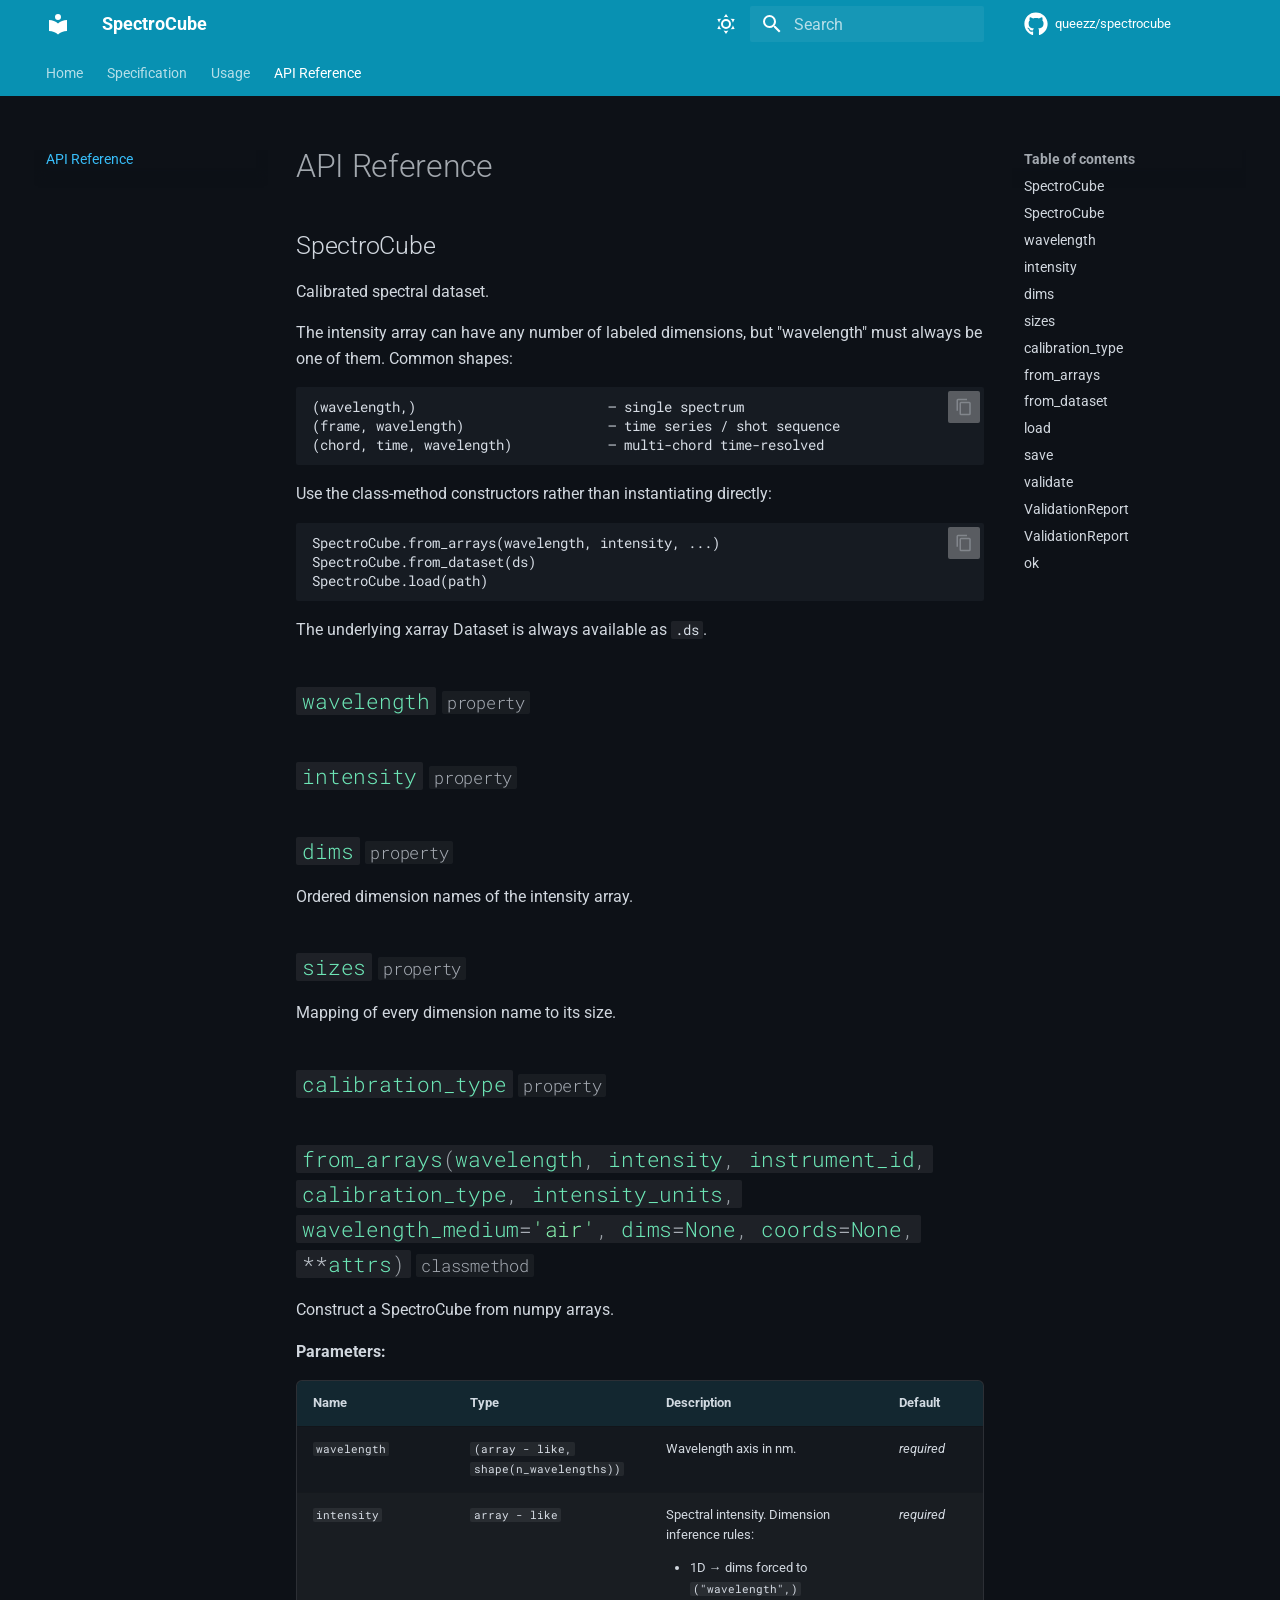
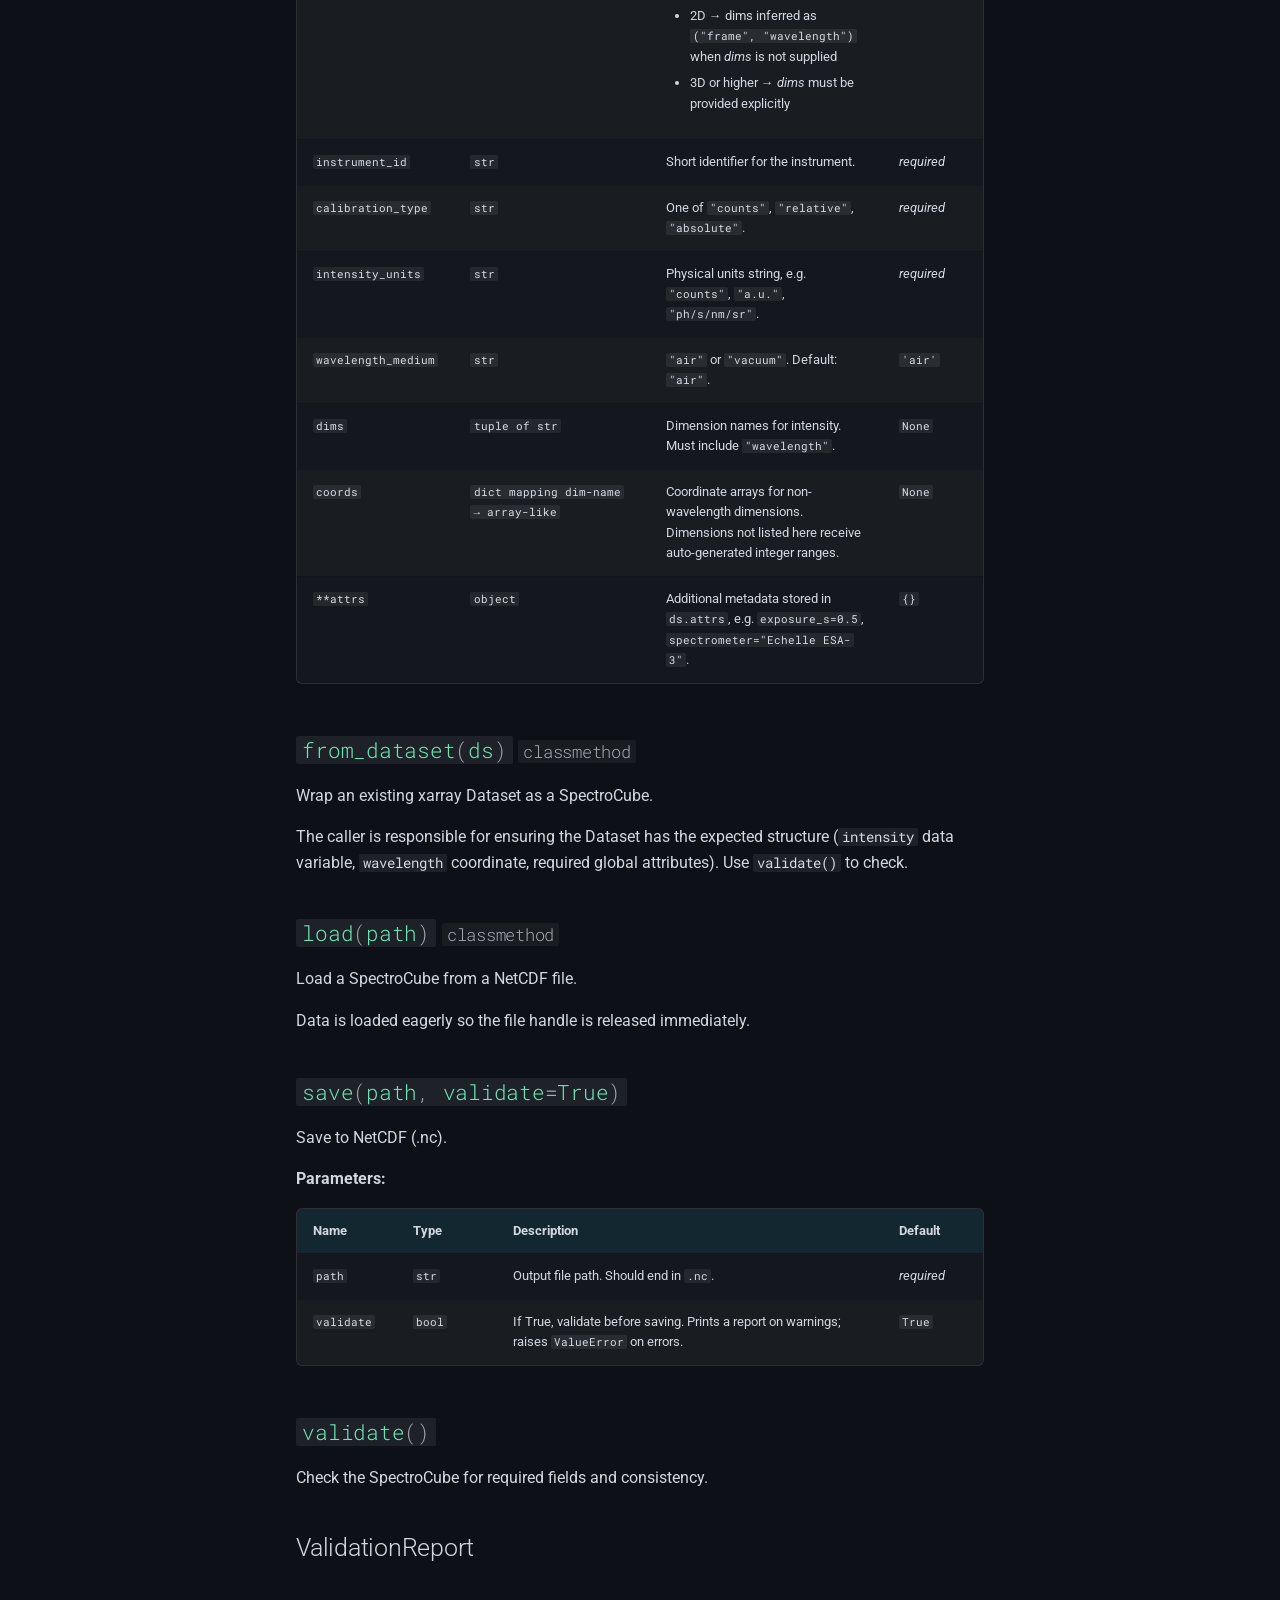
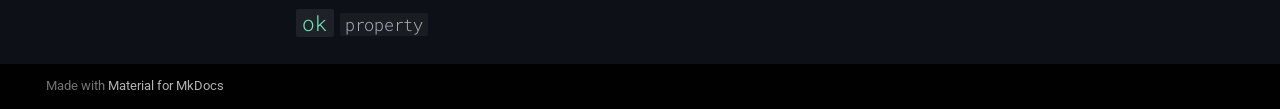
<file: reference/index.html>
<!DOCTYPE html><html lang="en" class="no-js"><head>
    
      <meta charset="utf-8">
      <meta name="viewport" content="width=device-width,initial-scale=1">
      
        <meta name="description" content="Lightweight standard for calibrated spectroscopic datasets">
      
      
      
        <link rel="canonical" href="https://queezz.github.io/spectrocube/reference/">
      
      
        <link rel="prev" href="../cli/">
      
      
      
        
      
      
      <link rel="icon" href="../assets/images/favicon.png">
      <meta name="generator" content="mkdocs-1.6.1, mkdocs-material-9.7.7">
    
    
      
        <title>API Reference - SpectroCube</title>
      
    
    
      <link rel="stylesheet" href="../assets/stylesheets/main.ec1eaa64.min.css">
      
        
        <link rel="stylesheet" href="../assets/stylesheets/palette.ab4e12ef.min.css">
      
      


    
    
      
    
    
      
        
        
        <link rel="preconnect" href="https://fonts.gstatic.com" crossorigin="">
        <link rel="stylesheet" href="https://fonts.googleapis.com/css?family=Roboto:300,300i,400,400i,700,700i%7CRoboto+Mono:400,400i,700,700i&amp;display=fallback">
        <style>:root{--md-text-font:"Roboto";--md-code-font:"Roboto Mono"}</style>
      
    
    
      <link rel="stylesheet" href="../assets/_mkdocstrings.css">
    
      <link rel="stylesheet" href="../styles/brand.css">
    
    <script>__md_scope=new URL("..",location),__md_hash=e=>[...e].reduce(((e,_)=>(e<<5)-e+_.charCodeAt(0)),0),__md_get=(e,_=localStorage,t=__md_scope)=>JSON.parse(_.getItem(t.pathname+"."+e)),__md_set=(e,_,t=localStorage,a=__md_scope)=>{try{t.setItem(a.pathname+"."+e,JSON.stringify(_))}catch(e){}}</script>
    
      

    
    
  <link href="../assets/stylesheets/glightbox.min.css" rel="stylesheet"><script src="../assets/javascripts/glightbox.min.js"></script><style id="glightbox-style">
            html.glightbox-open { overflow: initial; height: 100%; }
            .gslide-title { margin-top: 0px; user-select: text; }
            .gslide-desc { color: #666; user-select: text; }
            .gslide-image img { background: white; }
            .gscrollbar-fixer { padding-right: 15px; }
            .gdesc-inner { font-size: 0.75rem; }
            body[data-md-color-scheme="slate"] .gdesc-inner { background: var(--md-default-bg-color); }
            body[data-md-color-scheme="slate"] .gslide-title { color: var(--md-default-fg-color); }
            body[data-md-color-scheme="slate"] .gslide-desc { color: var(--md-default-fg-color); }
        </style></head>
  
  
    
    
      
    
    
    
    
    <body dir="ltr" data-md-color-scheme="spectrocube-dark" data-md-color-primary="custom" data-md-color-accent="custom">
  
    
    <input class="md-toggle" data-md-toggle="drawer" type="checkbox" id="__drawer" autocomplete="off">
    <input class="md-toggle" data-md-toggle="search" type="checkbox" id="__search" autocomplete="off">
    <label class="md-overlay" for="__drawer"></label>
    <div data-md-component="skip">
      
        
        <a href="#api-reference" class="md-skip">
          Skip to content
        </a>
      
    </div>
    <div data-md-component="announce">
      
    </div>
    
    
      

<header class="md-header" data-md-component="header">
  <nav class="md-header__inner md-grid" aria-label="Header">
    <a href=".." title="SpectroCube" class="md-header__button md-logo" aria-label="SpectroCube" data-md-component="logo">
      
  
  <svg xmlns="http://www.w3.org/2000/svg" viewBox="0 0 24 24"><path d="M12 8a3 3 0 0 0 3-3 3 3 0 0 0-3-3 3 3 0 0 0-3 3 3 3 0 0 0 3 3m0 3.54C9.64 9.35 6.5 8 3 8v11c3.5 0 6.64 1.35 9 3.54 2.36-2.19 5.5-3.54 9-3.54V8c-3.5 0-6.64 1.35-9 3.54"></path></svg>

    </a>
    <label class="md-header__button md-icon" for="__drawer">
      
      <svg xmlns="http://www.w3.org/2000/svg" viewBox="0 0 24 24"><path d="M3 6h18v2H3zm0 5h18v2H3zm0 5h18v2H3z"></path></svg>
    </label>
    <div class="md-header__title" data-md-component="header-title">
      <div class="md-header__ellipsis">
        <div class="md-header__topic">
          <span class="md-ellipsis">
            SpectroCube
          </span>
        </div>
        <div class="md-header__topic" data-md-component="header-topic">
          <span class="md-ellipsis">
            
              API Reference
            
          </span>
        </div>
      </div>
    </div>
    
      
        <form class="md-header__option" data-md-component="palette">
  
    
    
    
    <input class="md-option" data-md-color-media="" data-md-color-scheme="spectrocube-dark" data-md-color-primary="custom" data-md-color-accent="custom" aria-label="Switch to light mode" type="radio" name="__palette" id="__palette_0">
    
      <label class="md-header__button md-icon" title="Switch to light mode" for="__palette_1" hidden="">
        <svg xmlns="http://www.w3.org/2000/svg" viewBox="0 0 24 24"><path d="M12 7a5 5 0 0 1 5 5 5 5 0 0 1-5 5 5 5 0 0 1-5-5 5 5 0 0 1 5-5m0 2a3 3 0 0 0-3 3 3 3 0 0 0 3 3 3 3 0 0 0 3-3 3 3 0 0 0-3-3m0-7 2.39 3.42C13.65 5.15 12.84 5 12 5s-1.65.15-2.39.42zM3.34 7l4.16-.35A7.2 7.2 0 0 0 5.94 8.5c-.44.74-.69 1.5-.83 2.29zm.02 10 1.76-3.77a7.131 7.131 0 0 0 2.38 4.14zM20.65 7l-1.77 3.79a7.02 7.02 0 0 0-2.38-4.15zm-.01 10-4.14.36c.59-.51 1.12-1.14 1.54-1.86.42-.73.69-1.5.83-2.29zM12 22l-2.41-3.44c.74.27 1.55.44 2.41.44.82 0 1.63-.17 2.37-.44z"></path></svg>
      </label>
    
  
    
    
    
    <input class="md-option" data-md-color-media="" data-md-color-scheme="default" data-md-color-primary="teal" data-md-color-accent="cyan" aria-label="Switch to dark mode" type="radio" name="__palette" id="__palette_1">
    
      <label class="md-header__button md-icon" title="Switch to dark mode" for="__palette_0" hidden="">
        <svg xmlns="http://www.w3.org/2000/svg" viewBox="0 0 24 24"><path d="m17.75 4.09-2.53 1.94.91 3.06-2.63-1.81-2.63 1.81.91-3.06-2.53-1.94L12.44 4l1.06-3 1.06 3zm3.5 6.91-1.64 1.25.59 1.98-1.7-1.17-1.7 1.17.59-1.98L15.75 11l2.06-.05L18.5 9l.69 1.95zm-2.28 4.95c.83-.08 1.72 1.1 1.19 1.85-.32.45-.66.87-1.08 1.27C15.17 23 8.84 23 4.94 19.07c-3.91-3.9-3.91-10.24 0-14.14.4-.4.82-.76 1.27-1.08.75-.53 1.93.36 1.85 1.19-.27 2.86.69 5.83 2.89 8.02a9.96 9.96 0 0 0 8.02 2.89m-1.64 2.02a12.08 12.08 0 0 1-7.8-3.47c-2.17-2.19-3.33-5-3.49-7.82-2.81 3.14-2.7 7.96.31 10.98 3.02 3.01 7.84 3.12 10.98.31"></path></svg>
      </label>
    
  
</form>
      
    
    
      <script>var palette=__md_get("__palette");if(palette&&palette.color){if("(prefers-color-scheme)"===palette.color.media){var media=matchMedia("(prefers-color-scheme: light)"),input=document.querySelector(media.matches?"[data-md-color-media='(prefers-color-scheme: light)']":"[data-md-color-media='(prefers-color-scheme: dark)']");palette.color.media=input.getAttribute("data-md-color-media"),palette.color.scheme=input.getAttribute("data-md-color-scheme"),palette.color.primary=input.getAttribute("data-md-color-primary"),palette.color.accent=input.getAttribute("data-md-color-accent")}for(var[key,value]of Object.entries(palette.color))document.body.setAttribute("data-md-color-"+key,value)}</script>
    
    
    
      
      
        <label class="md-header__button md-icon" for="__search">
          
          <svg xmlns="http://www.w3.org/2000/svg" viewBox="0 0 24 24"><path d="M9.5 3A6.5 6.5 0 0 1 16 9.5c0 1.61-.59 3.09-1.56 4.23l.27.27h.79l5 5-1.5 1.5-5-5v-.79l-.27-.27A6.52 6.52 0 0 1 9.5 16 6.5 6.5 0 0 1 3 9.5 6.5 6.5 0 0 1 9.5 3m0 2C7 5 5 7 5 9.5S7 14 9.5 14 14 12 14 9.5 12 5 9.5 5"></path></svg>
        </label>
        <div class="md-search" data-md-component="search" role="dialog">
  <label class="md-search__overlay" for="__search"></label>
  <div class="md-search__inner" role="search">
    <form class="md-search__form" name="search">
      <input type="text" class="md-search__input" name="query" aria-label="Search" placeholder="Search" autocapitalize="off" autocorrect="off" autocomplete="off" spellcheck="false" data-md-component="search-query" required="">
      <label class="md-search__icon md-icon" for="__search">
        
        <svg xmlns="http://www.w3.org/2000/svg" viewBox="0 0 24 24"><path d="M9.5 3A6.5 6.5 0 0 1 16 9.5c0 1.61-.59 3.09-1.56 4.23l.27.27h.79l5 5-1.5 1.5-5-5v-.79l-.27-.27A6.52 6.52 0 0 1 9.5 16 6.5 6.5 0 0 1 3 9.5 6.5 6.5 0 0 1 9.5 3m0 2C7 5 5 7 5 9.5S7 14 9.5 14 14 12 14 9.5 12 5 9.5 5"></path></svg>
        
        <svg xmlns="http://www.w3.org/2000/svg" viewBox="0 0 24 24"><path d="M20 11v2H8l5.5 5.5-1.42 1.42L4.16 12l7.92-7.92L13.5 5.5 8 11z"></path></svg>
      </label>
      <nav class="md-search__options" aria-label="Search">
        
        <button type="reset" class="md-search__icon md-icon" title="Clear" aria-label="Clear" tabindex="-1">
          
          <svg xmlns="http://www.w3.org/2000/svg" viewBox="0 0 24 24"><path d="M19 6.41 17.59 5 12 10.59 6.41 5 5 6.41 10.59 12 5 17.59 6.41 19 12 13.41 17.59 19 19 17.59 13.41 12z"></path></svg>
        </button>
      </nav>
      
    </form>
    <div class="md-search__output">
      <div class="md-search__scrollwrap" tabindex="0" data-md-scrollfix="">
        <div class="md-search-result" data-md-component="search-result">
          <div class="md-search-result__meta">
            Initializing search
          </div>
          <ol class="md-search-result__list" role="presentation"></ol>
        </div>
      </div>
    </div>
  </div>
</div>
      
    
    
      <div class="md-header__source">
        <a href="https://github.com/queezz/spectrocube" title="Go to repository" class="md-source" data-md-component="source">
  <div class="md-source__icon md-icon">
    
    <svg xmlns="http://www.w3.org/2000/svg" viewBox="0 0 512 512"><!--! Font Awesome Free 7.1.0 by @fontawesome - https://fontawesome.com License - https://fontawesome.com/license/free (Icons: CC BY 4.0, Fonts: SIL OFL 1.1, Code: MIT License) Copyright 2025 Fonticons, Inc.--><path d="M173.9 397.4c0 2-2.3 3.6-5.2 3.6-3.3.3-5.6-1.3-5.6-3.6 0-2 2.3-3.6 5.2-3.6 3-.3 5.6 1.3 5.6 3.6m-31.1-4.5c-.7 2 1.3 4.3 4.3 4.9 2.6 1 5.6 0 6.2-2s-1.3-4.3-4.3-5.2c-2.6-.7-5.5.3-6.2 2.3m44.2-1.7c-2.9.7-4.9 2.6-4.6 4.9.3 2 2.9 3.3 5.9 2.6 2.9-.7 4.9-2.6 4.6-4.6-.3-1.9-3-3.2-5.9-2.9M252.8 8C114.1 8 8 113.3 8 252c0 110.9 69.8 205.8 169.5 239.2 12.8 2.3 17.3-5.6 17.3-12.1 0-6.2-.3-40.4-.3-61.4 0 0-70 15-84.7-29.8 0 0-11.4-29.1-27.8-36.6 0 0-22.9-15.7 1.6-15.4 0 0 24.9 2 38.6 25.8 21.9 38.6 58.6 27.5 72.9 20.9 2.3-16 8.8-27.1 16-33.7-55.9-6.2-112.3-14.3-112.3-110.5 0-27.5 7.6-41.3 23.6-58.9-2.6-6.5-11.1-33.3 2.6-67.9 20.9-6.5 69 27 69 27 20-5.6 41.5-8.5 62.8-8.5s42.8 2.9 62.8 8.5c0 0 48.1-33.6 69-27 13.7 34.7 5.2 61.4 2.6 67.9 16 17.7 25.8 31.5 25.8 58.9 0 96.5-58.9 104.2-114.8 110.5 9.2 7.9 17 22.9 17 46.4 0 33.7-.3 75.4-.3 83.6 0 6.5 4.6 14.4 17.3 12.1C436.2 457.8 504 362.9 504 252 504 113.3 391.5 8 252.8 8M105.2 352.9c-1.3 1-1 3.3.7 5.2 1.6 1.6 3.9 2.3 5.2 1 1.3-1 1-3.3-.7-5.2-1.6-1.6-3.9-2.3-5.2-1m-10.8-8.1c-.7 1.3.3 2.9 2.3 3.9 1.6 1 3.6.7 4.3-.7.7-1.3-.3-2.9-2.3-3.9-2-.6-3.6-.3-4.3.7m32.4 35.6c-1.6 1.3-1 4.3 1.3 6.2 2.3 2.3 5.2 2.6 6.5 1 1.3-1.3.7-4.3-1.3-6.2-2.2-2.3-5.2-2.6-6.5-1m-11.4-14.7c-1.6 1-1.6 3.6 0 5.9s4.3 3.3 5.6 2.3c1.6-1.3 1.6-3.9 0-6.2-1.4-2.3-4-3.3-5.6-2"></path></svg>
  </div>
  <div class="md-source__repository">
    queezz/spectrocube
  </div>
</a>
      </div>
    
  </nav>
  
</header>
    
    <div class="md-container" data-md-component="container">
      
      
        
          
            
<nav class="md-tabs" aria-label="Tabs" data-md-component="tabs">
  <div class="md-grid">
    <ul class="md-tabs__list">
      
        
  
  
  
  
    <li class="md-tabs__item">
      <a href=".." class="md-tabs__link">
        
  
  
    
  
  Home

      </a>
    </li>
  

      
        
  
  
  
  
    <li class="md-tabs__item">
      <a href="../spec/" class="md-tabs__link">
        
  
  
    
  
  Specification

      </a>
    </li>
  

      
        
  
  
  
  
    
    
      <li class="md-tabs__item">
        <a href="../usage/" class="md-tabs__link">
          
  
  
  Usage

        </a>
      </li>
    
  

      
        
  
  
  
    
  
  
    <li class="md-tabs__item md-tabs__item--active">
      <a href="./" class="md-tabs__link">
        
  
  
    
  
  API Reference

      </a>
    </li>
  

      
    </ul>
  </div>
</nav>
          
        
      
      <main class="md-main" data-md-component="main">
        <div class="md-main__inner md-grid">
          
            
              
              <div class="md-sidebar md-sidebar--primary" data-md-component="sidebar" data-md-type="navigation">
                <div class="md-sidebar__scrollwrap">
                  <div class="md-sidebar__inner">
                    


  


<nav class="md-nav md-nav--primary md-nav--lifted" aria-label="Navigation" data-md-level="0">
  <label class="md-nav__title" for="__drawer">
    <a href=".." title="SpectroCube" class="md-nav__button md-logo" aria-label="SpectroCube" data-md-component="logo">
      
  
  <svg xmlns="http://www.w3.org/2000/svg" viewBox="0 0 24 24"><path d="M12 8a3 3 0 0 0 3-3 3 3 0 0 0-3-3 3 3 0 0 0-3 3 3 3 0 0 0 3 3m0 3.54C9.64 9.35 6.5 8 3 8v11c3.5 0 6.64 1.35 9 3.54 2.36-2.19 5.5-3.54 9-3.54V8c-3.5 0-6.64 1.35-9 3.54"></path></svg>

    </a>
    SpectroCube
  </label>
  
    <div class="md-nav__source">
      <a href="https://github.com/queezz/spectrocube" title="Go to repository" class="md-source" data-md-component="source">
  <div class="md-source__icon md-icon">
    
    <svg xmlns="http://www.w3.org/2000/svg" viewBox="0 0 512 512"><!--! Font Awesome Free 7.1.0 by @fontawesome - https://fontawesome.com License - https://fontawesome.com/license/free (Icons: CC BY 4.0, Fonts: SIL OFL 1.1, Code: MIT License) Copyright 2025 Fonticons, Inc.--><path d="M173.9 397.4c0 2-2.3 3.6-5.2 3.6-3.3.3-5.6-1.3-5.6-3.6 0-2 2.3-3.6 5.2-3.6 3-.3 5.6 1.3 5.6 3.6m-31.1-4.5c-.7 2 1.3 4.3 4.3 4.9 2.6 1 5.6 0 6.2-2s-1.3-4.3-4.3-5.2c-2.6-.7-5.5.3-6.2 2.3m44.2-1.7c-2.9.7-4.9 2.6-4.6 4.9.3 2 2.9 3.3 5.9 2.6 2.9-.7 4.9-2.6 4.6-4.6-.3-1.9-3-3.2-5.9-2.9M252.8 8C114.1 8 8 113.3 8 252c0 110.9 69.8 205.8 169.5 239.2 12.8 2.3 17.3-5.6 17.3-12.1 0-6.2-.3-40.4-.3-61.4 0 0-70 15-84.7-29.8 0 0-11.4-29.1-27.8-36.6 0 0-22.9-15.7 1.6-15.4 0 0 24.9 2 38.6 25.8 21.9 38.6 58.6 27.5 72.9 20.9 2.3-16 8.8-27.1 16-33.7-55.9-6.2-112.3-14.3-112.3-110.5 0-27.5 7.6-41.3 23.6-58.9-2.6-6.5-11.1-33.3 2.6-67.9 20.9-6.5 69 27 69 27 20-5.6 41.5-8.5 62.8-8.5s42.8 2.9 62.8 8.5c0 0 48.1-33.6 69-27 13.7 34.7 5.2 61.4 2.6 67.9 16 17.7 25.8 31.5 25.8 58.9 0 96.5-58.9 104.2-114.8 110.5 9.2 7.9 17 22.9 17 46.4 0 33.7-.3 75.4-.3 83.6 0 6.5 4.6 14.4 17.3 12.1C436.2 457.8 504 362.9 504 252 504 113.3 391.5 8 252.8 8M105.2 352.9c-1.3 1-1 3.3.7 5.2 1.6 1.6 3.9 2.3 5.2 1 1.3-1 1-3.3-.7-5.2-1.6-1.6-3.9-2.3-5.2-1m-10.8-8.1c-.7 1.3.3 2.9 2.3 3.9 1.6 1 3.6.7 4.3-.7.7-1.3-.3-2.9-2.3-3.9-2-.6-3.6-.3-4.3.7m32.4 35.6c-1.6 1.3-1 4.3 1.3 6.2 2.3 2.3 5.2 2.6 6.5 1 1.3-1.3.7-4.3-1.3-6.2-2.2-2.3-5.2-2.6-6.5-1m-11.4-14.7c-1.6 1-1.6 3.6 0 5.9s4.3 3.3 5.6 2.3c1.6-1.3 1.6-3.9 0-6.2-1.4-2.3-4-3.3-5.6-2"></path></svg>
  </div>
  <div class="md-source__repository">
    queezz/spectrocube
  </div>
</a>
    </div>
  
  <ul class="md-nav__list" data-md-scrollfix="">
    
      
      
  
  
  
  
    <li class="md-nav__item">
      <a href=".." class="md-nav__link">
        
  
  
  <span class="md-ellipsis">
    
  
    Home
  

    
  </span>
  
  

      </a>
    </li>
  

    
      
      
  
  
  
  
    <li class="md-nav__item">
      <a href="../spec/" class="md-nav__link">
        
  
  
  <span class="md-ellipsis">
    
  
    Specification
  

    
  </span>
  
  

      </a>
    </li>
  

    
      
      
  
  
  
  
    
    
    
    
      
      
    
    
    <li class="md-nav__item md-nav__item--nested">
      
        
        
        <input class="md-nav__toggle md-toggle " type="checkbox" id="__nav_3">
        
          
          <label class="md-nav__link" for="__nav_3" id="__nav_3_label" tabindex="0">
            
  
  
  <span class="md-ellipsis">
    
  
    Usage
  

    
  </span>
  
  

            <span class="md-nav__icon md-icon"></span>
          </label>
        
        <nav class="md-nav" data-md-level="1" aria-labelledby="__nav_3_label" aria-expanded="false">
          <label class="md-nav__title" for="__nav_3">
            <span class="md-nav__icon md-icon"></span>
            
  
    Usage
  

          </label>
          <ul class="md-nav__list" data-md-scrollfix="">
            
              
                
  
  
  
  
    <li class="md-nav__item">
      <a href="../usage/" class="md-nav__link">
        
  
  
  <span class="md-ellipsis">
    
  
    Usage
  

    
  </span>
  
  

      </a>
    </li>
  

              
            
              
                
  
  
  
  
    <li class="md-nav__item">
      <a href="../cli/" class="md-nav__link">
        
  
  
  <span class="md-ellipsis">
    
  
    CLI
  

    
  </span>
  
  

      </a>
    </li>
  

              
            
          </ul>
        </nav>
      
    </li>
  

    
      
      
  
  
    
  
  
  
    <li class="md-nav__item md-nav__item--active">
      
      <input class="md-nav__toggle md-toggle" type="checkbox" id="__toc">
      
      
        
      
      
        <label class="md-nav__link md-nav__link--active" for="__toc">
          
  
  
  <span class="md-ellipsis">
    
  
    API Reference
  

    
  </span>
  
  

          <span class="md-nav__icon md-icon"></span>
        </label>
      
      <a href="./" class="md-nav__link md-nav__link--active">
        
  
  
  <span class="md-ellipsis">
    
  
    API Reference
  

    
  </span>
  
  

      </a>
      
        

<nav class="md-nav md-nav--secondary" aria-label="Table of contents">
  
  
  
    
  
  
    <label class="md-nav__title" for="__toc">
      <span class="md-nav__icon md-icon"></span>
      Table of contents
    </label>
    <ul class="md-nav__list" data-md-component="toc" data-md-scrollfix="">
      
        <li class="md-nav__item">
  <a href="#spectrocube" class="md-nav__link">
    <span class="md-ellipsis">
      
        SpectroCube
      
    </span>
  </a>
  
</li>
      
        <li class="md-nav__item">
  <a href="#spectrocube.core.SpectroCube" class="md-nav__link">
    <span class="md-ellipsis">
      
        SpectroCube
      
    </span>
  </a>
  
</li>
      
        <li class="md-nav__item">
  <a href="#spectrocube.core.SpectroCube.wavelength" class="md-nav__link">
    <span class="md-ellipsis">
      
        wavelength
      
    </span>
  </a>
  
</li>
      
        <li class="md-nav__item">
  <a href="#spectrocube.core.SpectroCube.intensity" class="md-nav__link">
    <span class="md-ellipsis">
      
        intensity
      
    </span>
  </a>
  
</li>
      
        <li class="md-nav__item">
  <a href="#spectrocube.core.SpectroCube.dims" class="md-nav__link">
    <span class="md-ellipsis">
      
        dims
      
    </span>
  </a>
  
</li>
      
        <li class="md-nav__item">
  <a href="#spectrocube.core.SpectroCube.sizes" class="md-nav__link">
    <span class="md-ellipsis">
      
        sizes
      
    </span>
  </a>
  
</li>
      
        <li class="md-nav__item">
  <a href="#spectrocube.core.SpectroCube.calibration_type" class="md-nav__link">
    <span class="md-ellipsis">
      
        calibration_type
      
    </span>
  </a>
  
</li>
      
        <li class="md-nav__item">
  <a href="#spectrocube.core.SpectroCube.from_arrays" class="md-nav__link">
    <span class="md-ellipsis">
      
        from_arrays
      
    </span>
  </a>
  
</li>
      
        <li class="md-nav__item">
  <a href="#spectrocube.core.SpectroCube.from_dataset" class="md-nav__link">
    <span class="md-ellipsis">
      
        from_dataset
      
    </span>
  </a>
  
</li>
      
        <li class="md-nav__item">
  <a href="#spectrocube.core.SpectroCube.load" class="md-nav__link">
    <span class="md-ellipsis">
      
        load
      
    </span>
  </a>
  
</li>
      
        <li class="md-nav__item">
  <a href="#spectrocube.core.SpectroCube.save" class="md-nav__link">
    <span class="md-ellipsis">
      
        save
      
    </span>
  </a>
  
</li>
      
        <li class="md-nav__item">
  <a href="#spectrocube.core.SpectroCube.validate" class="md-nav__link">
    <span class="md-ellipsis">
      
        validate
      
    </span>
  </a>
  
</li>
      
        <li class="md-nav__item">
  <a href="#validationreport" class="md-nav__link">
    <span class="md-ellipsis">
      
        ValidationReport
      
    </span>
  </a>
  
</li>
      
        <li class="md-nav__item">
  <a href="#spectrocube.core.ValidationReport" class="md-nav__link">
    <span class="md-ellipsis">
      
        ValidationReport
      
    </span>
  </a>
  
</li>
      
        <li class="md-nav__item">
  <a href="#spectrocube.core.ValidationReport.ok" class="md-nav__link">
    <span class="md-ellipsis">
      
        ok
      
    </span>
  </a>
  
</li>
      
    </ul>
  
</nav>
      
    </li>
  

    
  </ul>
</nav>
                  </div>
                </div>
              </div>
            
            
              
              <div class="md-sidebar md-sidebar--secondary" data-md-component="sidebar" data-md-type="toc">
                <div class="md-sidebar__scrollwrap">
                  <div class="md-sidebar__inner">
                    

<nav class="md-nav md-nav--secondary" aria-label="Table of contents">
  
  
  
    
  
  
    <label class="md-nav__title" for="__toc">
      <span class="md-nav__icon md-icon"></span>
      Table of contents
    </label>
    <ul class="md-nav__list" data-md-component="toc" data-md-scrollfix="">
      
        <li class="md-nav__item">
  <a href="#spectrocube" class="md-nav__link">
    <span class="md-ellipsis">
      
        SpectroCube
      
    </span>
  </a>
  
</li>
      
        <li class="md-nav__item">
  <a href="#spectrocube.core.SpectroCube" class="md-nav__link">
    <span class="md-ellipsis">
      
        SpectroCube
      
    </span>
  </a>
  
</li>
      
        <li class="md-nav__item">
  <a href="#spectrocube.core.SpectroCube.wavelength" class="md-nav__link">
    <span class="md-ellipsis">
      
        wavelength
      
    </span>
  </a>
  
</li>
      
        <li class="md-nav__item">
  <a href="#spectrocube.core.SpectroCube.intensity" class="md-nav__link">
    <span class="md-ellipsis">
      
        intensity
      
    </span>
  </a>
  
</li>
      
        <li class="md-nav__item">
  <a href="#spectrocube.core.SpectroCube.dims" class="md-nav__link">
    <span class="md-ellipsis">
      
        dims
      
    </span>
  </a>
  
</li>
      
        <li class="md-nav__item">
  <a href="#spectrocube.core.SpectroCube.sizes" class="md-nav__link">
    <span class="md-ellipsis">
      
        sizes
      
    </span>
  </a>
  
</li>
      
        <li class="md-nav__item">
  <a href="#spectrocube.core.SpectroCube.calibration_type" class="md-nav__link">
    <span class="md-ellipsis">
      
        calibration_type
      
    </span>
  </a>
  
</li>
      
        <li class="md-nav__item">
  <a href="#spectrocube.core.SpectroCube.from_arrays" class="md-nav__link">
    <span class="md-ellipsis">
      
        from_arrays
      
    </span>
  </a>
  
</li>
      
        <li class="md-nav__item">
  <a href="#spectrocube.core.SpectroCube.from_dataset" class="md-nav__link">
    <span class="md-ellipsis">
      
        from_dataset
      
    </span>
  </a>
  
</li>
      
        <li class="md-nav__item">
  <a href="#spectrocube.core.SpectroCube.load" class="md-nav__link">
    <span class="md-ellipsis">
      
        load
      
    </span>
  </a>
  
</li>
      
        <li class="md-nav__item">
  <a href="#spectrocube.core.SpectroCube.save" class="md-nav__link">
    <span class="md-ellipsis">
      
        save
      
    </span>
  </a>
  
</li>
      
        <li class="md-nav__item">
  <a href="#spectrocube.core.SpectroCube.validate" class="md-nav__link">
    <span class="md-ellipsis">
      
        validate
      
    </span>
  </a>
  
</li>
      
        <li class="md-nav__item">
  <a href="#validationreport" class="md-nav__link">
    <span class="md-ellipsis">
      
        ValidationReport
      
    </span>
  </a>
  
</li>
      
        <li class="md-nav__item">
  <a href="#spectrocube.core.ValidationReport" class="md-nav__link">
    <span class="md-ellipsis">
      
        ValidationReport
      
    </span>
  </a>
  
</li>
      
        <li class="md-nav__item">
  <a href="#spectrocube.core.ValidationReport.ok" class="md-nav__link">
    <span class="md-ellipsis">
      
        ok
      
    </span>
  </a>
  
</li>
      
    </ul>
  
</nav>
                  </div>
                </div>
              </div>
            
          
          
            <div class="md-content" data-md-component="content">
              
              <article class="md-content__inner md-typeset">
                
                  


  
  


<h1 id="api-reference">API Reference<a class="headerlink" href="#api-reference" title="Permanent link">¶</a></h1>
<h2 id="spectrocube">SpectroCube<a class="headerlink" href="#spectrocube" title="Permanent link">¶</a></h2>


<div class="doc doc-object doc-class">



<a id="spectrocube.core.SpectroCube"></a>
    <div class="doc doc-contents first">



        <p>Calibrated spectral dataset.</p>
<p>The intensity array can have any number of labeled dimensions, but
"wavelength" must always be one of them.  Common shapes:</p>
<div class="highlight"><pre><span></span><code>(wavelength,)                        — single spectrum
(frame, wavelength)                  — time series / shot sequence
(chord, time, wavelength)            — multi-chord time-resolved
</code></pre></div>
<p>Use the class-method constructors rather than instantiating directly:</p>
<div class="highlight"><pre><span></span><code>SpectroCube.from_arrays(wavelength, intensity, ...)
SpectroCube.from_dataset(ds)
SpectroCube.load(path)
</code></pre></div>
<p>The underlying xarray Dataset is always available as <code>.ds</code>.</p>











<div class="doc doc-children">







<div class="doc doc-object doc-attribute">



<h2 id="spectrocube.core.SpectroCube.wavelength" class="doc doc-heading">
            <code class="highlight language-python"><span class="n">wavelength</span></code>

  <span class="doc doc-labels">
      <small class="doc doc-label doc-label-property"><code>property</code></small>
  </span>

<a href="#spectrocube.core.SpectroCube.wavelength" class="headerlink" title="Permanent link">¶</a></h2>


    <div class="doc doc-contents ">

    </div>

</div>

<div class="doc doc-object doc-attribute">



<h2 id="spectrocube.core.SpectroCube.intensity" class="doc doc-heading">
            <code class="highlight language-python"><span class="n">intensity</span></code>

  <span class="doc doc-labels">
      <small class="doc doc-label doc-label-property"><code>property</code></small>
  </span>

<a href="#spectrocube.core.SpectroCube.intensity" class="headerlink" title="Permanent link">¶</a></h2>


    <div class="doc doc-contents ">

    </div>

</div>

<div class="doc doc-object doc-attribute">



<h2 id="spectrocube.core.SpectroCube.dims" class="doc doc-heading">
            <code class="highlight language-python"><span class="n">dims</span></code>

  <span class="doc doc-labels">
      <small class="doc doc-label doc-label-property"><code>property</code></small>
  </span>

<a href="#spectrocube.core.SpectroCube.dims" class="headerlink" title="Permanent link">¶</a></h2>


    <div class="doc doc-contents ">

        <p>Ordered dimension names of the intensity array.</p>

    </div>

</div>

<div class="doc doc-object doc-attribute">



<h2 id="spectrocube.core.SpectroCube.sizes" class="doc doc-heading">
            <code class="highlight language-python"><span class="n">sizes</span></code>

  <span class="doc doc-labels">
      <small class="doc doc-label doc-label-property"><code>property</code></small>
  </span>

<a href="#spectrocube.core.SpectroCube.sizes" class="headerlink" title="Permanent link">¶</a></h2>


    <div class="doc doc-contents ">

        <p>Mapping of every dimension name to its size.</p>

    </div>

</div>

<div class="doc doc-object doc-attribute">



<h2 id="spectrocube.core.SpectroCube.calibration_type" class="doc doc-heading">
            <code class="highlight language-python"><span class="n">calibration_type</span></code>

  <span class="doc doc-labels">
      <small class="doc doc-label doc-label-property"><code>property</code></small>
  </span>

<a href="#spectrocube.core.SpectroCube.calibration_type" class="headerlink" title="Permanent link">¶</a></h2>


    <div class="doc doc-contents ">

    </div>

</div>




<div class="doc doc-object doc-function">


<h2 id="spectrocube.core.SpectroCube.from_arrays" class="doc doc-heading">
            <code class="highlight language-python"><span class="n">from_arrays</span><span class="p">(</span><span class="n">wavelength</span><span class="p">,</span> <span class="n">intensity</span><span class="p">,</span> <span class="n">instrument_id</span><span class="p">,</span> <span class="n">calibration_type</span><span class="p">,</span> <span class="n">intensity_units</span><span class="p">,</span> <span class="n">wavelength_medium</span><span class="o">=</span><span class="s1">'air'</span><span class="p">,</span> <span class="n">dims</span><span class="o">=</span><span class="kc">None</span><span class="p">,</span> <span class="n">coords</span><span class="o">=</span><span class="kc">None</span><span class="p">,</span> <span class="o">**</span><span class="n">attrs</span><span class="p">)</span></code>

  <span class="doc doc-labels">
      <small class="doc doc-label doc-label-classmethod"><code>classmethod</code></small>
  </span>

<a href="#spectrocube.core.SpectroCube.from_arrays" class="headerlink" title="Permanent link">¶</a></h2>


    <div class="doc doc-contents ">

        <p>Construct a SpectroCube from numpy arrays.</p>


<p><span class="doc-section-title">Parameters:</span></p>
    <table>
      <thead>
        <tr>
          <th>Name</th>
          <th>Type</th>
          <th>Description</th>
          <th>Default</th>
        </tr>
      </thead>
      <tbody>
          <tr class="doc-section-item">
            <td>
                <code>wavelength</code>
            </td>
            <td>
                  <code>(<span title="array">array</span> - <span title="like">like</span>, <span title="shape">shape</span>(<span title="n_wavelengths">n_wavelengths</span>))</code>
            </td>
            <td>
              <div class="doc-md-description">
                <p>Wavelength axis in nm.</p>
              </div>
            </td>
            <td>
                <em>required</em>
            </td>
          </tr>
          <tr class="doc-section-item">
            <td>
                <code>intensity</code>
            </td>
            <td>
                  <code><span title="array">array</span> - <span title="like">like</span></code>
            </td>
            <td>
              <div class="doc-md-description">
                <p>Spectral intensity.  Dimension inference rules:</p>
<ul>
<li>1D → dims forced to <code>("wavelength",)</code></li>
<li>2D → dims inferred as <code>("frame", "wavelength")</code> when <em>dims</em>
  is not supplied</li>
<li>3D or higher → <em>dims</em> must be provided explicitly</li>
</ul>
              </div>
            </td>
            <td>
                <em>required</em>
            </td>
          </tr>
          <tr class="doc-section-item">
            <td>
                <code>instrument_id</code>
            </td>
            <td>
                  <code><span title="str">str</span></code>
            </td>
            <td>
              <div class="doc-md-description">
                <p>Short identifier for the instrument.</p>
              </div>
            </td>
            <td>
                <em>required</em>
            </td>
          </tr>
          <tr class="doc-section-item">
            <td>
                <code>calibration_type</code>
            </td>
            <td>
                  <code><span title="str">str</span></code>
            </td>
            <td>
              <div class="doc-md-description">
                <p>One of <code>"counts"</code>, <code>"relative"</code>, <code>"absolute"</code>.</p>
              </div>
            </td>
            <td>
                <em>required</em>
            </td>
          </tr>
          <tr class="doc-section-item">
            <td>
                <code>intensity_units</code>
            </td>
            <td>
                  <code><span title="str">str</span></code>
            </td>
            <td>
              <div class="doc-md-description">
                <p>Physical units string, e.g. <code>"counts"</code>, <code>"a.u."</code>,
<code>"ph/s/nm/sr"</code>.</p>
              </div>
            </td>
            <td>
                <em>required</em>
            </td>
          </tr>
          <tr class="doc-section-item">
            <td>
                <code>wavelength_medium</code>
            </td>
            <td>
                  <code><span title="str">str</span></code>
            </td>
            <td>
              <div class="doc-md-description">
                <p><code>"air"</code> or <code>"vacuum"</code>.  Default: <code>"air"</code>.</p>
              </div>
            </td>
            <td>
                  <code>'air'</code>
            </td>
          </tr>
          <tr class="doc-section-item">
            <td>
                <code>dims</code>
            </td>
            <td>
                  <code>tuple of str</code>
            </td>
            <td>
              <div class="doc-md-description">
                <p>Dimension names for intensity.  Must include <code>"wavelength"</code>.</p>
              </div>
            </td>
            <td>
                  <code>None</code>
            </td>
          </tr>
          <tr class="doc-section-item">
            <td>
                <code>coords</code>
            </td>
            <td>
                  <code>dict mapping dim-name → array-like</code>
            </td>
            <td>
              <div class="doc-md-description">
                <p>Coordinate arrays for non-wavelength dimensions.  Dimensions
not listed here receive auto-generated integer ranges.</p>
              </div>
            </td>
            <td>
                  <code>None</code>
            </td>
          </tr>
          <tr class="doc-section-item">
            <td>
                <code>**attrs</code>
            </td>
            <td>
                  <code><span title="object">object</span></code>
            </td>
            <td>
              <div class="doc-md-description">
                <p>Additional metadata stored in <code>ds.attrs</code>, e.g.
<code>exposure_s=0.5</code>, <code>spectrometer="Echelle ESA-3"</code>.</p>
              </div>
            </td>
            <td>
                  <code>{}</code>
            </td>
          </tr>
      </tbody>
    </table>


    </div>

</div>

<div class="doc doc-object doc-function">


<h2 id="spectrocube.core.SpectroCube.from_dataset" class="doc doc-heading">
            <code class="highlight language-python"><span class="n">from_dataset</span><span class="p">(</span><span class="n">ds</span><span class="p">)</span></code>

  <span class="doc doc-labels">
      <small class="doc doc-label doc-label-classmethod"><code>classmethod</code></small>
  </span>

<a href="#spectrocube.core.SpectroCube.from_dataset" class="headerlink" title="Permanent link">¶</a></h2>


    <div class="doc doc-contents ">

        <p>Wrap an existing xarray Dataset as a SpectroCube.</p>
<p>The caller is responsible for ensuring the Dataset has the expected
structure (<code>intensity</code> data variable, <code>wavelength</code> coordinate,
required global attributes).  Use <code>validate()</code> to check.</p>


    </div>

</div>

<div class="doc doc-object doc-function">


<h2 id="spectrocube.core.SpectroCube.load" class="doc doc-heading">
            <code class="highlight language-python"><span class="n">load</span><span class="p">(</span><span class="n">path</span><span class="p">)</span></code>

  <span class="doc doc-labels">
      <small class="doc doc-label doc-label-classmethod"><code>classmethod</code></small>
  </span>

<a href="#spectrocube.core.SpectroCube.load" class="headerlink" title="Permanent link">¶</a></h2>


    <div class="doc doc-contents ">

        <p>Load a SpectroCube from a NetCDF file.</p>
<p>Data is loaded eagerly so the file handle is released immediately.</p>


    </div>

</div>

<div class="doc doc-object doc-function">


<h2 id="spectrocube.core.SpectroCube.save" class="doc doc-heading">
            <code class="highlight language-python"><span class="n">save</span><span class="p">(</span><span class="n">path</span><span class="p">,</span> <span class="n">validate</span><span class="o">=</span><span class="kc">True</span><span class="p">)</span></code>

<a href="#spectrocube.core.SpectroCube.save" class="headerlink" title="Permanent link">¶</a></h2>


    <div class="doc doc-contents ">

        <p>Save to NetCDF (.nc).</p>


<p><span class="doc-section-title">Parameters:</span></p>
    <table>
      <thead>
        <tr>
          <th>Name</th>
          <th>Type</th>
          <th>Description</th>
          <th>Default</th>
        </tr>
      </thead>
      <tbody>
          <tr class="doc-section-item">
            <td>
                <code>path</code>
            </td>
            <td>
                  <code><span title="str">str</span></code>
            </td>
            <td>
              <div class="doc-md-description">
                <p>Output file path.  Should end in <code>.nc</code>.</p>
              </div>
            </td>
            <td>
                <em>required</em>
            </td>
          </tr>
          <tr class="doc-section-item">
            <td>
                <code>validate</code>
            </td>
            <td>
                  <code><span title="bool">bool</span></code>
            </td>
            <td>
              <div class="doc-md-description">
                <p>If True, validate before saving.  Prints a report on warnings;
raises <code>ValueError</code> on errors.</p>
              </div>
            </td>
            <td>
                  <code>True</code>
            </td>
          </tr>
      </tbody>
    </table>


    </div>

</div>

<div class="doc doc-object doc-function">


<h2 id="spectrocube.core.SpectroCube.validate" class="doc doc-heading">
            <code class="highlight language-python"><span class="n">validate</span><span class="p">()</span></code>

<a href="#spectrocube.core.SpectroCube.validate" class="headerlink" title="Permanent link">¶</a></h2>


    <div class="doc doc-contents ">

        <p>Check the SpectroCube for required fields and consistency.</p>


    </div>

</div>



  </div>

    </div>

</div><h2 id="validationreport">ValidationReport<a class="headerlink" href="#validationreport" title="Permanent link">¶</a></h2>


<div class="doc doc-object doc-class">



<a id="spectrocube.core.ValidationReport"></a>
    <div class="doc doc-contents first">













<div class="doc doc-children">







<div class="doc doc-object doc-attribute">



<h2 id="spectrocube.core.ValidationReport.ok" class="doc doc-heading">
            <code class="highlight language-python"><span class="n">ok</span></code>

  <span class="doc doc-labels">
      <small class="doc doc-label doc-label-property"><code>property</code></small>
  </span>

<a href="#spectrocube.core.ValidationReport.ok" class="headerlink" title="Permanent link">¶</a></h2>


    <div class="doc doc-contents ">

    </div>

</div>






  </div>

    </div>

</div>












                
              </article>
            </div>
          
          
<script>var target=document.getElementById(location.hash.slice(1));target&&target.name&&(target.checked=target.name.startsWith("__tabbed_"))</script>
        </div>
        
          <button type="button" class="md-top md-icon" data-md-component="top" hidden="">
  
  <svg xmlns="http://www.w3.org/2000/svg" viewBox="0 0 24 24"><path d="M13 20h-2V8l-5.5 5.5-1.42-1.42L12 4.16l7.92 7.92-1.42 1.42L13 8z"></path></svg>
  Back to top
</button>
        
      </main>
      
        <footer class="md-footer">
  
  <div class="md-footer-meta md-typeset">
    <div class="md-footer-meta__inner md-grid">
      <div class="md-copyright">
  
  
    Made with
    <a href="https://squidfunk.github.io/mkdocs-material/" target="_blank" rel="noopener">
      Material for MkDocs
    </a>
  
</div>
      
    </div>
  </div>
</footer>
      
    </div>
    <div class="md-dialog" data-md-component="dialog">
      <div class="md-dialog__inner md-typeset"></div>
    </div>
    
    
    
      
      
      <script id="__config" type="application/json">{"annotate": null, "base": "..", "features": ["navigation.instant", "navigation.tracking", "navigation.tabs", "navigation.top", "content.code.copy", "content.image.zoom"], "search": "../assets/javascripts/workers/search.2c215733.min.js", "tags": null, "translations": {"clipboard.copied": "Copied to clipboard", "clipboard.copy": "Copy to clipboard", "search.result.more.one": "1 more on this page", "search.result.more.other": "# more on this page", "search.result.none": "No matching documents", "search.result.one": "1 matching document", "search.result.other": "# matching documents", "search.result.placeholder": "Type to start searching", "search.result.term.missing": "Missing", "select.version": "Select version"}, "version": null}</script>
    
    
      <script src="../assets/javascripts/bundle.d7400e89.min.js"></script>
      
    
  
<script id="init-glightbox">const lightbox = GLightbox({"touchNavigation": true, "loop": false, "zoomable": true, "draggable": true, "openEffect": "zoom", "closeEffect": "zoom", "slideEffect": "slide"});
document$.subscribe(()=>{ lightbox.reload(); });
</script></body></html>
</file>
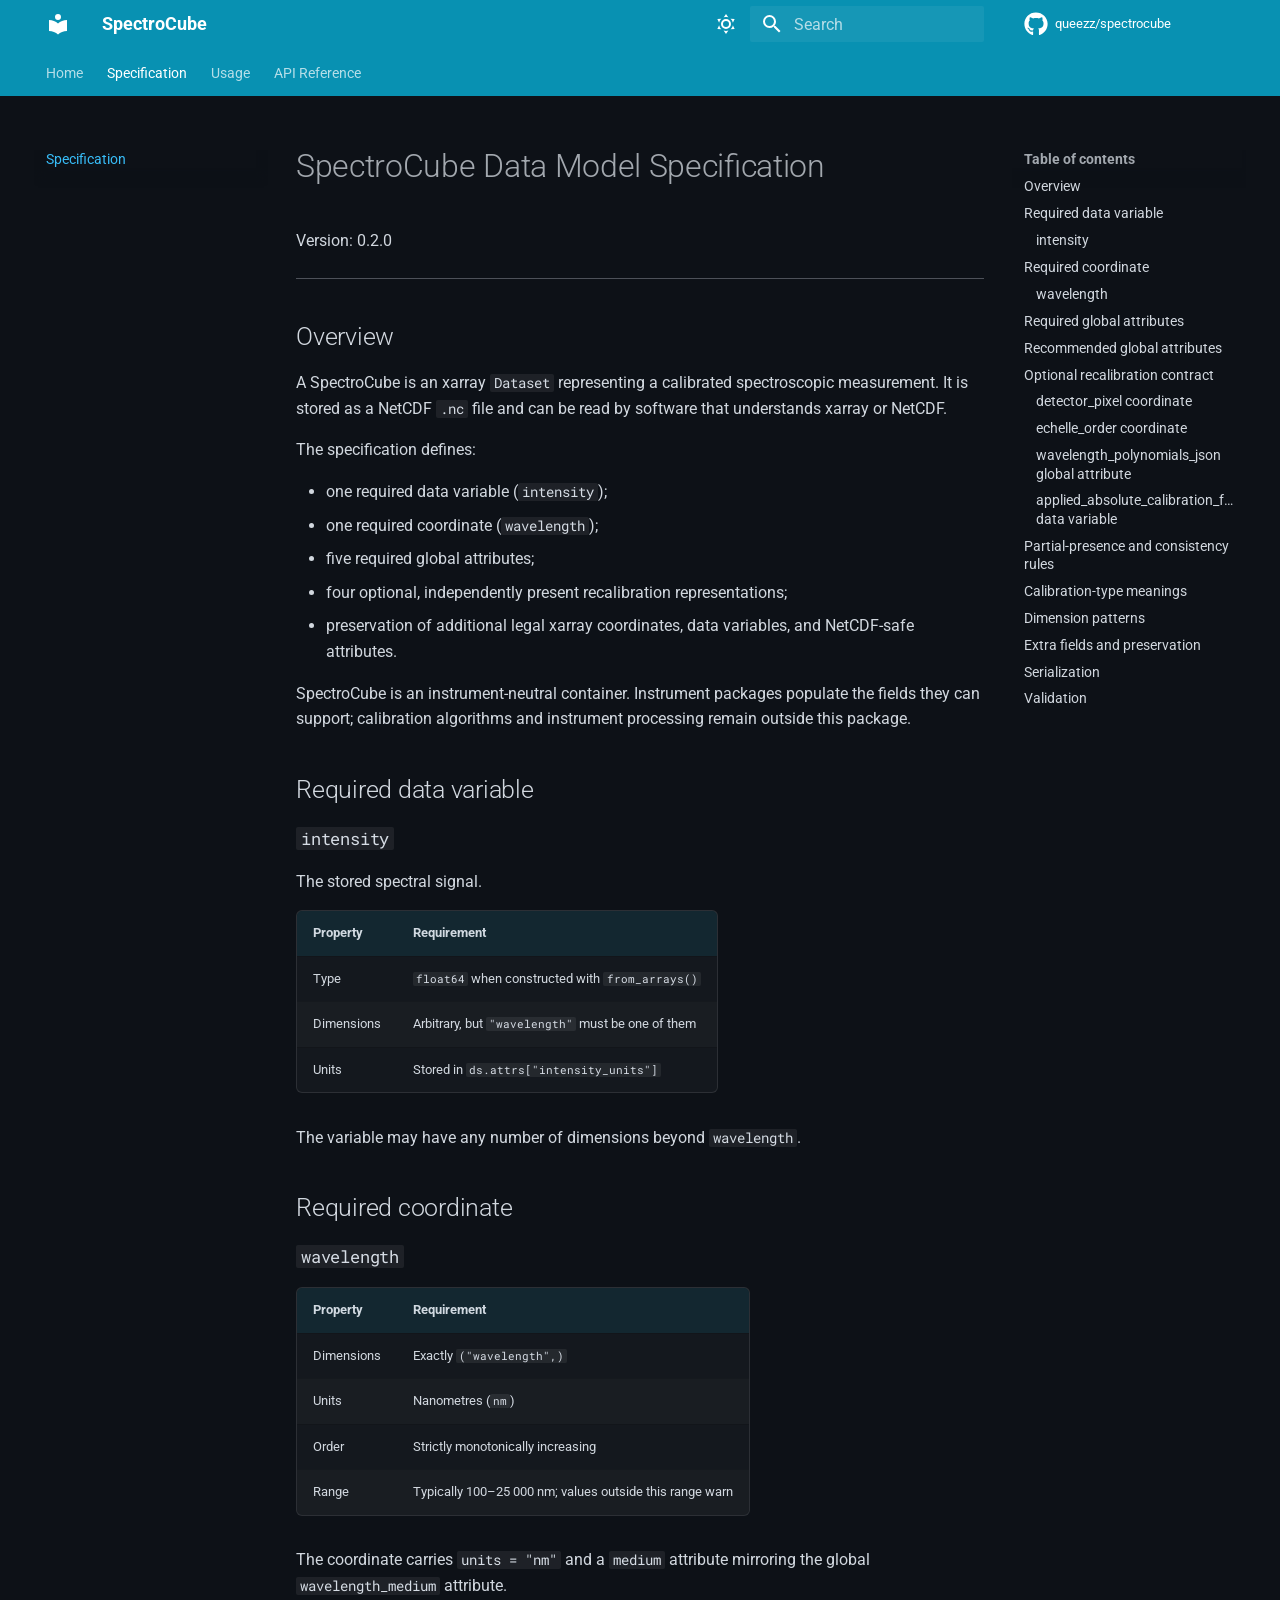
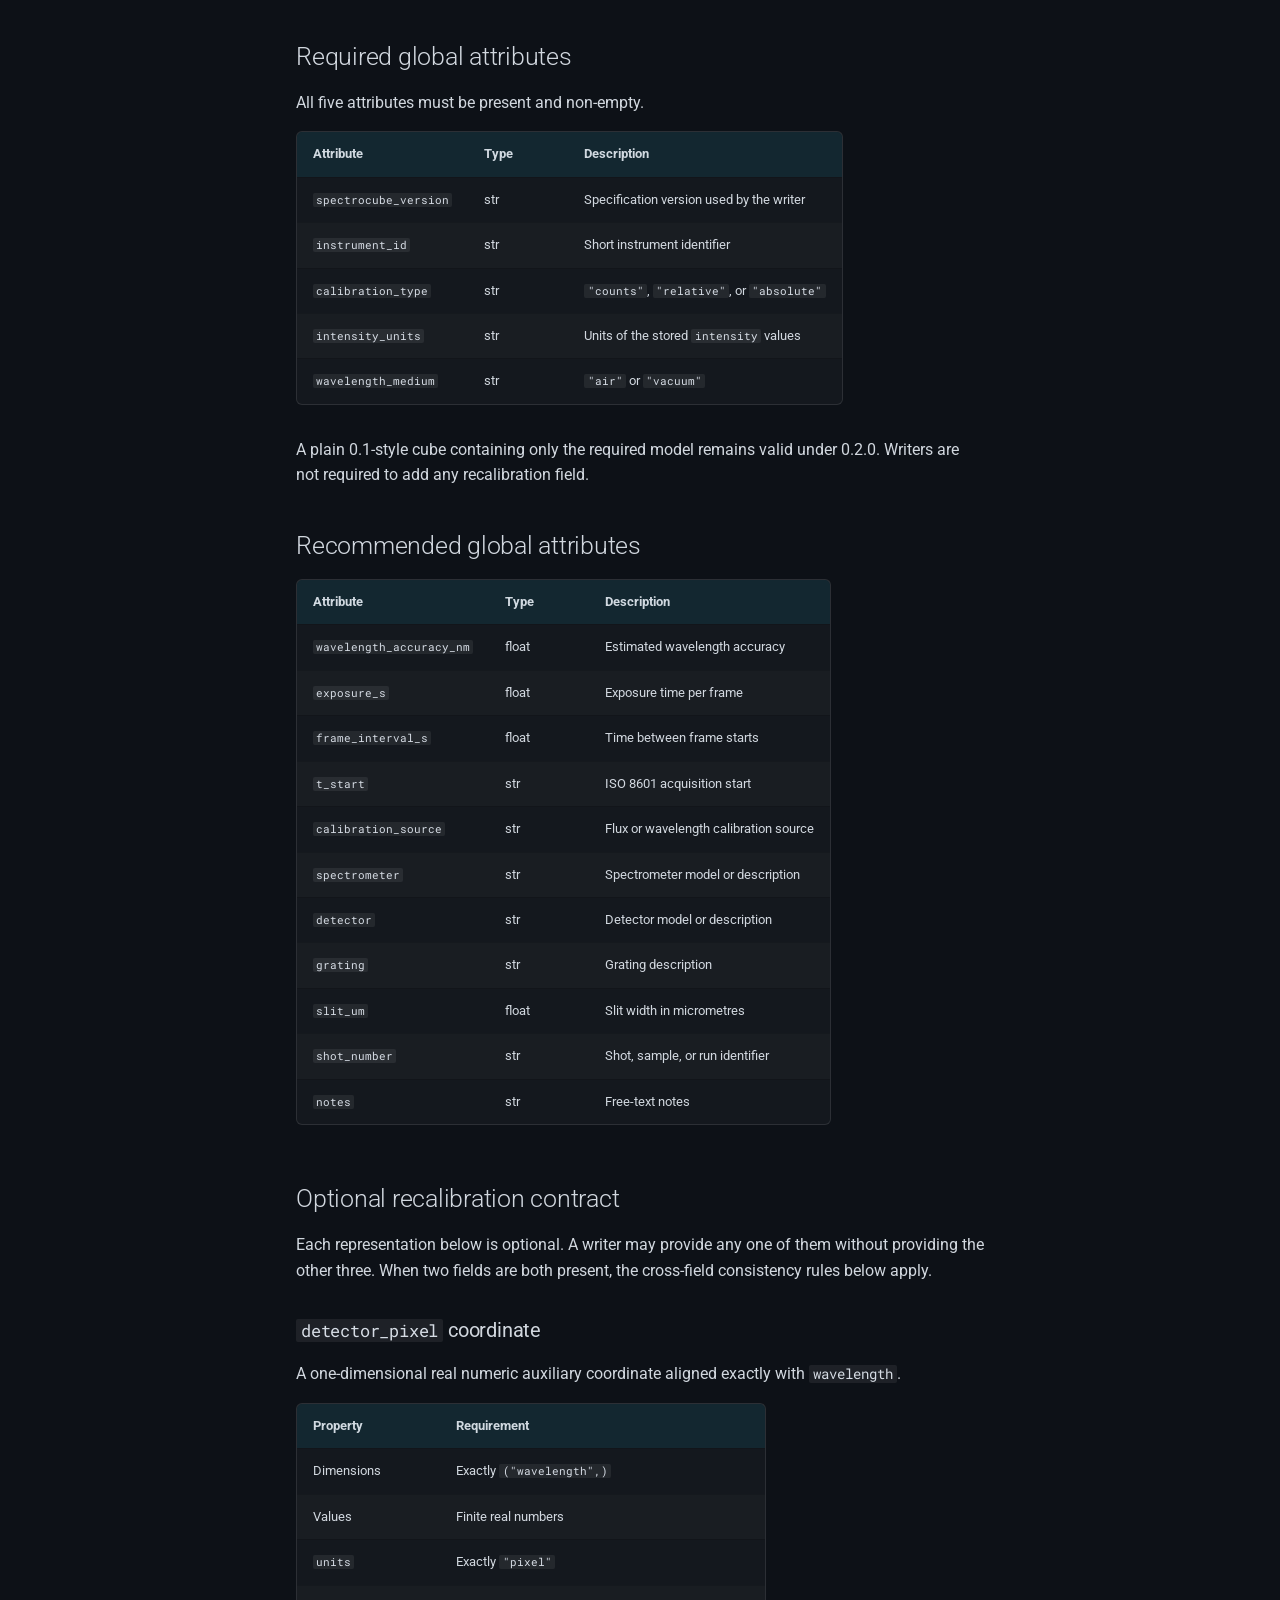
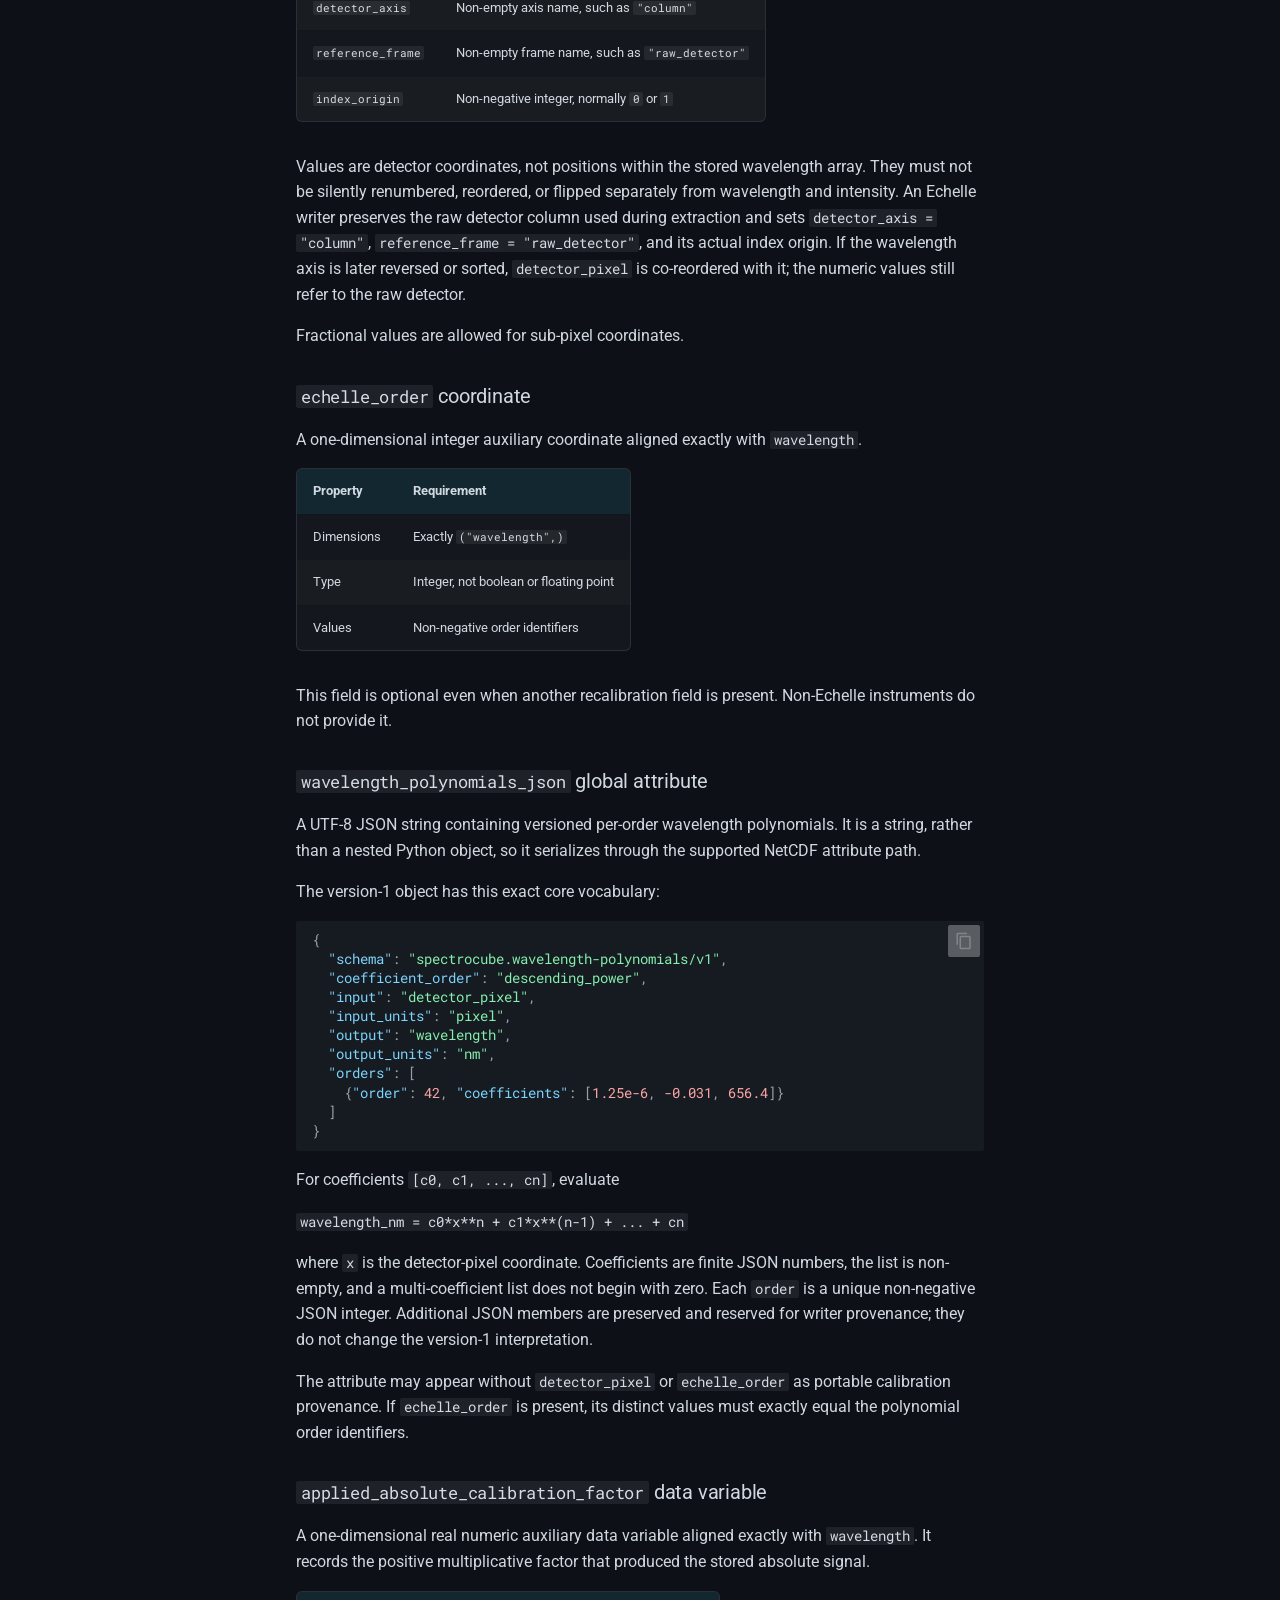
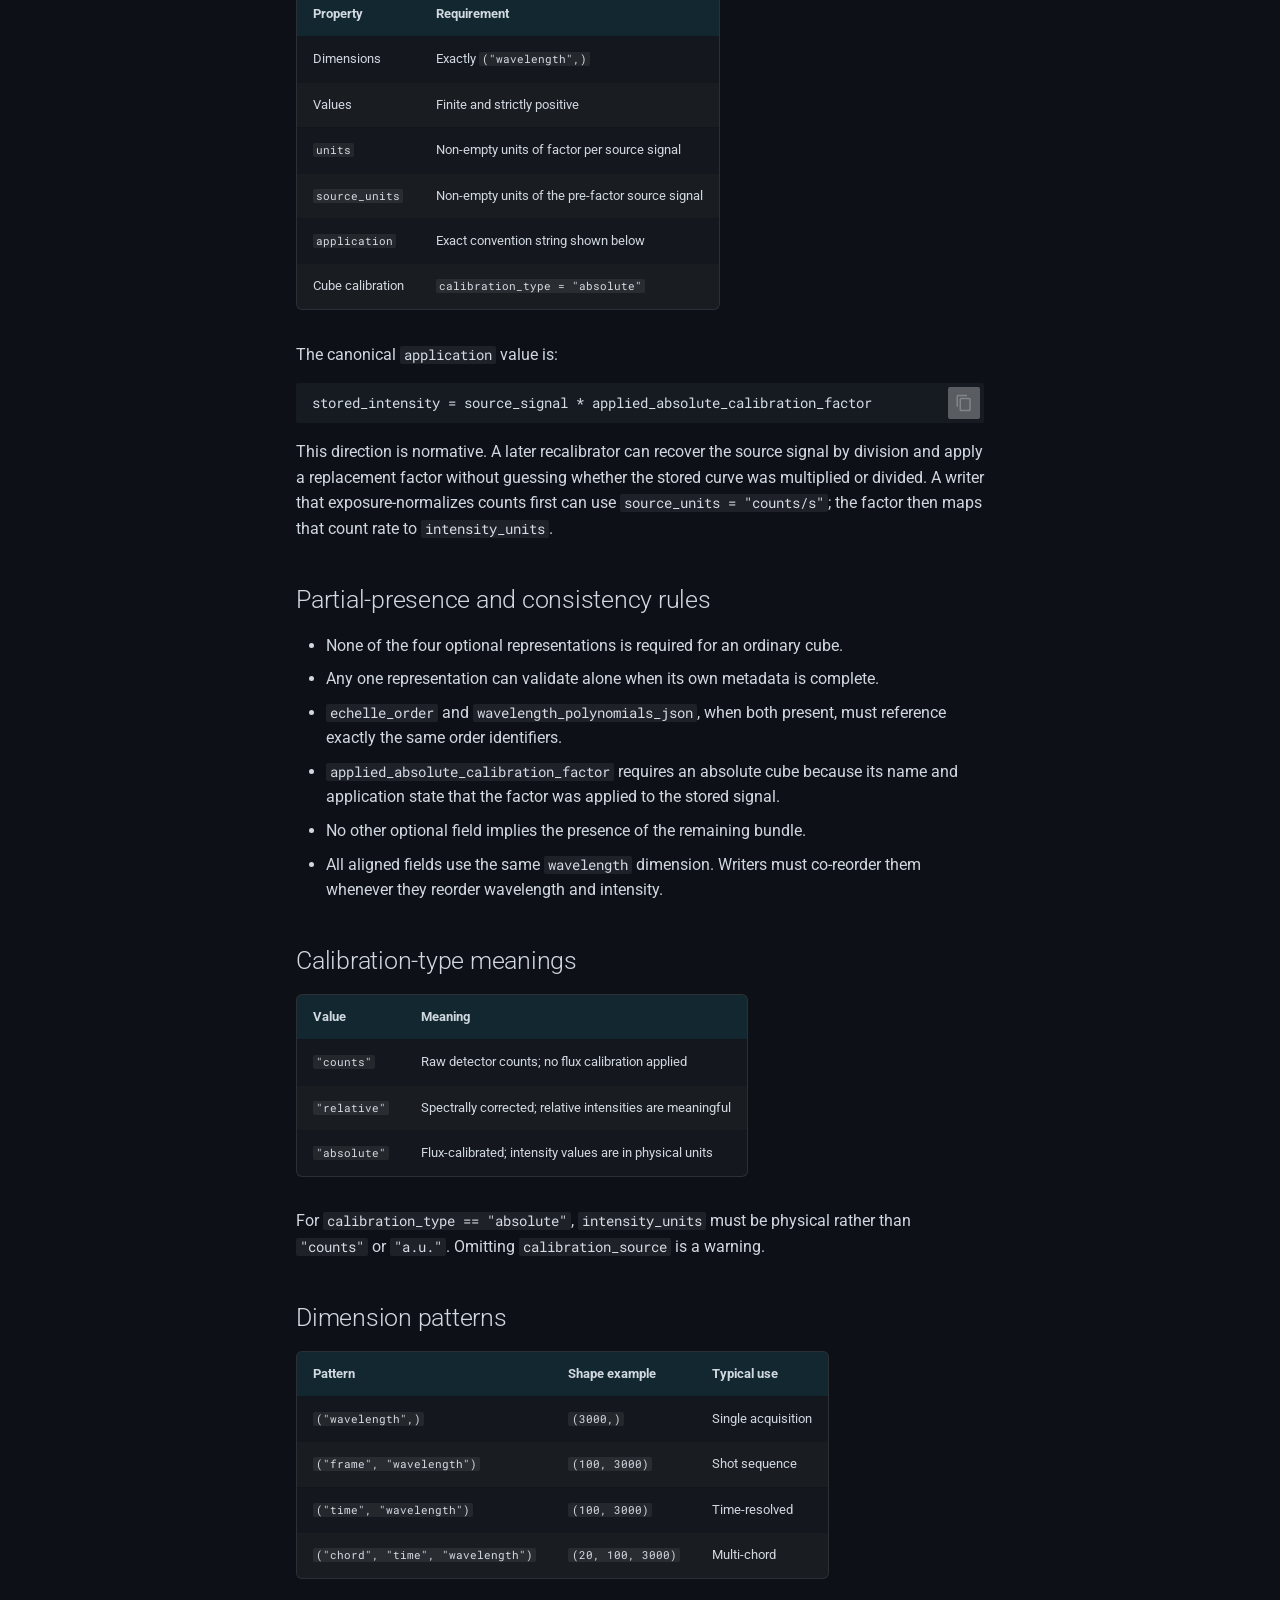
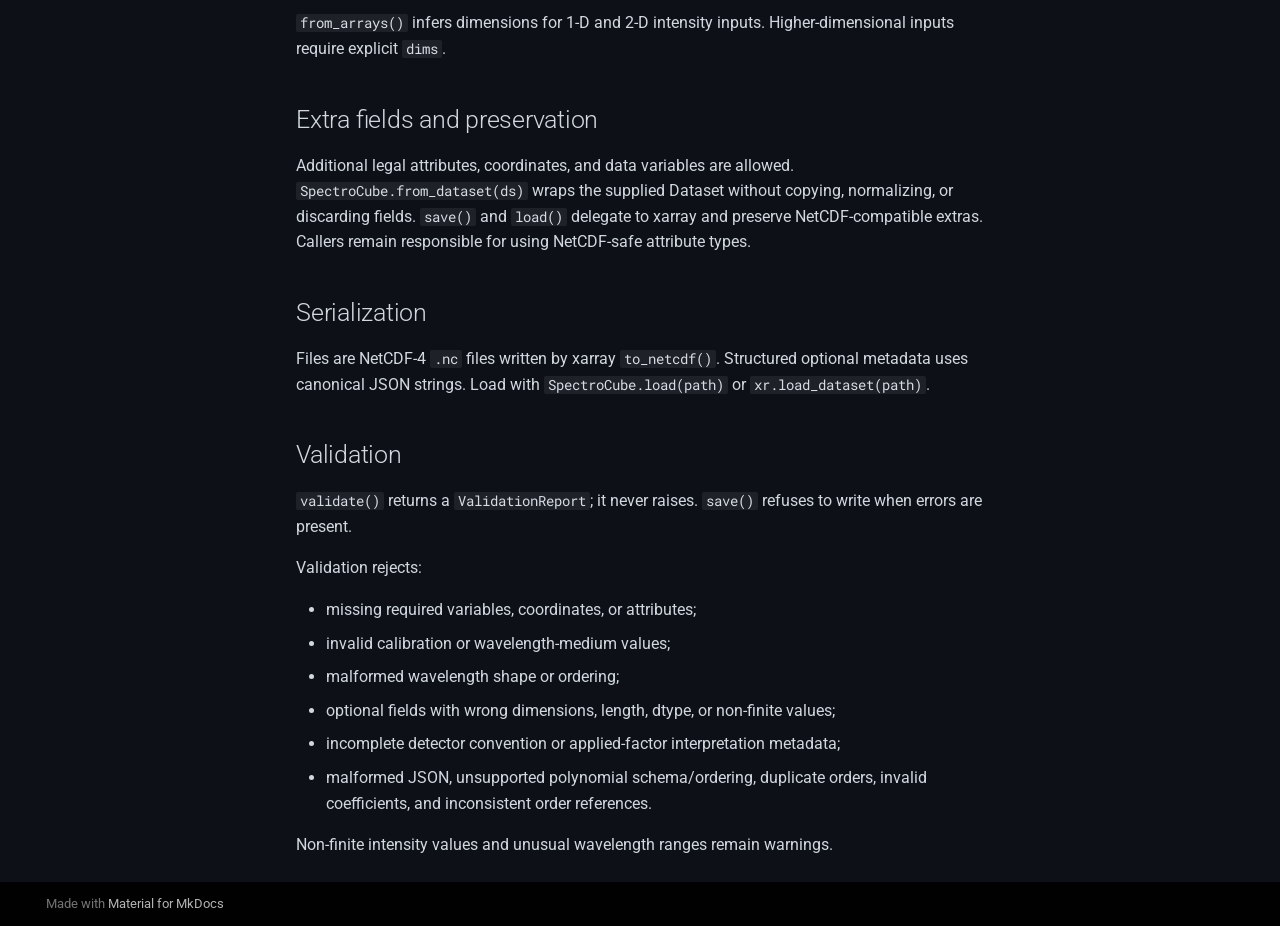
<file: spec/index.html>
<!DOCTYPE html><html lang="en" class="no-js"><head>
    
      <meta charset="utf-8">
      <meta name="viewport" content="width=device-width,initial-scale=1">
      
        <meta name="description" content="Lightweight standard for calibrated spectroscopic datasets">
      
      
      
        <link rel="canonical" href="https://queezz.github.io/spectrocube/spec/">
      
      
        <link rel="prev" href="..">
      
      
        <link rel="next" href="../usage/">
      
      
        
      
      
      <link rel="icon" href="../assets/images/favicon.png">
      <meta name="generator" content="mkdocs-1.6.1, mkdocs-material-9.7.7">
    
    
      
        <title>Specification - SpectroCube</title>
      
    
    
      <link rel="stylesheet" href="../assets/stylesheets/main.ec1eaa64.min.css">
      
        
        <link rel="stylesheet" href="../assets/stylesheets/palette.ab4e12ef.min.css">
      
      


    
    
      
    
    
      
        
        
        <link rel="preconnect" href="https://fonts.gstatic.com" crossorigin="">
        <link rel="stylesheet" href="https://fonts.googleapis.com/css?family=Roboto:300,300i,400,400i,700,700i%7CRoboto+Mono:400,400i,700,700i&amp;display=fallback">
        <style>:root{--md-text-font:"Roboto";--md-code-font:"Roboto Mono"}</style>
      
    
    
      <link rel="stylesheet" href="../assets/_mkdocstrings.css">
    
      <link rel="stylesheet" href="../styles/brand.css">
    
    <script>__md_scope=new URL("..",location),__md_hash=e=>[...e].reduce(((e,_)=>(e<<5)-e+_.charCodeAt(0)),0),__md_get=(e,_=localStorage,t=__md_scope)=>JSON.parse(_.getItem(t.pathname+"."+e)),__md_set=(e,_,t=localStorage,a=__md_scope)=>{try{t.setItem(a.pathname+"."+e,JSON.stringify(_))}catch(e){}}</script>
    
      

    
    
  <link href="../assets/stylesheets/glightbox.min.css" rel="stylesheet"><script src="../assets/javascripts/glightbox.min.js"></script><style id="glightbox-style">
            html.glightbox-open { overflow: initial; height: 100%; }
            .gslide-title { margin-top: 0px; user-select: text; }
            .gslide-desc { color: #666; user-select: text; }
            .gslide-image img { background: white; }
            .gscrollbar-fixer { padding-right: 15px; }
            .gdesc-inner { font-size: 0.75rem; }
            body[data-md-color-scheme="slate"] .gdesc-inner { background: var(--md-default-bg-color); }
            body[data-md-color-scheme="slate"] .gslide-title { color: var(--md-default-fg-color); }
            body[data-md-color-scheme="slate"] .gslide-desc { color: var(--md-default-fg-color); }
        </style></head>
  
  
    
    
      
    
    
    
    
    <body dir="ltr" data-md-color-scheme="spectrocube-dark" data-md-color-primary="custom" data-md-color-accent="custom">
  
    
    <input class="md-toggle" data-md-toggle="drawer" type="checkbox" id="__drawer" autocomplete="off">
    <input class="md-toggle" data-md-toggle="search" type="checkbox" id="__search" autocomplete="off">
    <label class="md-overlay" for="__drawer"></label>
    <div data-md-component="skip">
      
        
        <a href="#spectrocube-data-model-specification" class="md-skip">
          Skip to content
        </a>
      
    </div>
    <div data-md-component="announce">
      
    </div>
    
    
      

<header class="md-header" data-md-component="header">
  <nav class="md-header__inner md-grid" aria-label="Header">
    <a href=".." title="SpectroCube" class="md-header__button md-logo" aria-label="SpectroCube" data-md-component="logo">
      
  
  <svg xmlns="http://www.w3.org/2000/svg" viewBox="0 0 24 24"><path d="M12 8a3 3 0 0 0 3-3 3 3 0 0 0-3-3 3 3 0 0 0-3 3 3 3 0 0 0 3 3m0 3.54C9.64 9.35 6.5 8 3 8v11c3.5 0 6.64 1.35 9 3.54 2.36-2.19 5.5-3.54 9-3.54V8c-3.5 0-6.64 1.35-9 3.54"></path></svg>

    </a>
    <label class="md-header__button md-icon" for="__drawer">
      
      <svg xmlns="http://www.w3.org/2000/svg" viewBox="0 0 24 24"><path d="M3 6h18v2H3zm0 5h18v2H3zm0 5h18v2H3z"></path></svg>
    </label>
    <div class="md-header__title" data-md-component="header-title">
      <div class="md-header__ellipsis">
        <div class="md-header__topic">
          <span class="md-ellipsis">
            SpectroCube
          </span>
        </div>
        <div class="md-header__topic" data-md-component="header-topic">
          <span class="md-ellipsis">
            
              Specification
            
          </span>
        </div>
      </div>
    </div>
    
      
        <form class="md-header__option" data-md-component="palette">
  
    
    
    
    <input class="md-option" data-md-color-media="" data-md-color-scheme="spectrocube-dark" data-md-color-primary="custom" data-md-color-accent="custom" aria-label="Switch to light mode" type="radio" name="__palette" id="__palette_0">
    
      <label class="md-header__button md-icon" title="Switch to light mode" for="__palette_1" hidden="">
        <svg xmlns="http://www.w3.org/2000/svg" viewBox="0 0 24 24"><path d="M12 7a5 5 0 0 1 5 5 5 5 0 0 1-5 5 5 5 0 0 1-5-5 5 5 0 0 1 5-5m0 2a3 3 0 0 0-3 3 3 3 0 0 0 3 3 3 3 0 0 0 3-3 3 3 0 0 0-3-3m0-7 2.39 3.42C13.65 5.15 12.84 5 12 5s-1.65.15-2.39.42zM3.34 7l4.16-.35A7.2 7.2 0 0 0 5.94 8.5c-.44.74-.69 1.5-.83 2.29zm.02 10 1.76-3.77a7.131 7.131 0 0 0 2.38 4.14zM20.65 7l-1.77 3.79a7.02 7.02 0 0 0-2.38-4.15zm-.01 10-4.14.36c.59-.51 1.12-1.14 1.54-1.86.42-.73.69-1.5.83-2.29zM12 22l-2.41-3.44c.74.27 1.55.44 2.41.44.82 0 1.63-.17 2.37-.44z"></path></svg>
      </label>
    
  
    
    
    
    <input class="md-option" data-md-color-media="" data-md-color-scheme="default" data-md-color-primary="teal" data-md-color-accent="cyan" aria-label="Switch to dark mode" type="radio" name="__palette" id="__palette_1">
    
      <label class="md-header__button md-icon" title="Switch to dark mode" for="__palette_0" hidden="">
        <svg xmlns="http://www.w3.org/2000/svg" viewBox="0 0 24 24"><path d="m17.75 4.09-2.53 1.94.91 3.06-2.63-1.81-2.63 1.81.91-3.06-2.53-1.94L12.44 4l1.06-3 1.06 3zm3.5 6.91-1.64 1.25.59 1.98-1.7-1.17-1.7 1.17.59-1.98L15.75 11l2.06-.05L18.5 9l.69 1.95zm-2.28 4.95c.83-.08 1.72 1.1 1.19 1.85-.32.45-.66.87-1.08 1.27C15.17 23 8.84 23 4.94 19.07c-3.91-3.9-3.91-10.24 0-14.14.4-.4.82-.76 1.27-1.08.75-.53 1.93.36 1.85 1.19-.27 2.86.69 5.83 2.89 8.02a9.96 9.96 0 0 0 8.02 2.89m-1.64 2.02a12.08 12.08 0 0 1-7.8-3.47c-2.17-2.19-3.33-5-3.49-7.82-2.81 3.14-2.7 7.96.31 10.98 3.02 3.01 7.84 3.12 10.98.31"></path></svg>
      </label>
    
  
</form>
      
    
    
      <script>var palette=__md_get("__palette");if(palette&&palette.color){if("(prefers-color-scheme)"===palette.color.media){var media=matchMedia("(prefers-color-scheme: light)"),input=document.querySelector(media.matches?"[data-md-color-media='(prefers-color-scheme: light)']":"[data-md-color-media='(prefers-color-scheme: dark)']");palette.color.media=input.getAttribute("data-md-color-media"),palette.color.scheme=input.getAttribute("data-md-color-scheme"),palette.color.primary=input.getAttribute("data-md-color-primary"),palette.color.accent=input.getAttribute("data-md-color-accent")}for(var[key,value]of Object.entries(palette.color))document.body.setAttribute("data-md-color-"+key,value)}</script>
    
    
    
      
      
        <label class="md-header__button md-icon" for="__search">
          
          <svg xmlns="http://www.w3.org/2000/svg" viewBox="0 0 24 24"><path d="M9.5 3A6.5 6.5 0 0 1 16 9.5c0 1.61-.59 3.09-1.56 4.23l.27.27h.79l5 5-1.5 1.5-5-5v-.79l-.27-.27A6.52 6.52 0 0 1 9.5 16 6.5 6.5 0 0 1 3 9.5 6.5 6.5 0 0 1 9.5 3m0 2C7 5 5 7 5 9.5S7 14 9.5 14 14 12 14 9.5 12 5 9.5 5"></path></svg>
        </label>
        <div class="md-search" data-md-component="search" role="dialog">
  <label class="md-search__overlay" for="__search"></label>
  <div class="md-search__inner" role="search">
    <form class="md-search__form" name="search">
      <input type="text" class="md-search__input" name="query" aria-label="Search" placeholder="Search" autocapitalize="off" autocorrect="off" autocomplete="off" spellcheck="false" data-md-component="search-query" required="">
      <label class="md-search__icon md-icon" for="__search">
        
        <svg xmlns="http://www.w3.org/2000/svg" viewBox="0 0 24 24"><path d="M9.5 3A6.5 6.5 0 0 1 16 9.5c0 1.61-.59 3.09-1.56 4.23l.27.27h.79l5 5-1.5 1.5-5-5v-.79l-.27-.27A6.52 6.52 0 0 1 9.5 16 6.5 6.5 0 0 1 3 9.5 6.5 6.5 0 0 1 9.5 3m0 2C7 5 5 7 5 9.5S7 14 9.5 14 14 12 14 9.5 12 5 9.5 5"></path></svg>
        
        <svg xmlns="http://www.w3.org/2000/svg" viewBox="0 0 24 24"><path d="M20 11v2H8l5.5 5.5-1.42 1.42L4.16 12l7.92-7.92L13.5 5.5 8 11z"></path></svg>
      </label>
      <nav class="md-search__options" aria-label="Search">
        
        <button type="reset" class="md-search__icon md-icon" title="Clear" aria-label="Clear" tabindex="-1">
          
          <svg xmlns="http://www.w3.org/2000/svg" viewBox="0 0 24 24"><path d="M19 6.41 17.59 5 12 10.59 6.41 5 5 6.41 10.59 12 5 17.59 6.41 19 12 13.41 17.59 19 19 17.59 13.41 12z"></path></svg>
        </button>
      </nav>
      
    </form>
    <div class="md-search__output">
      <div class="md-search__scrollwrap" tabindex="0" data-md-scrollfix="">
        <div class="md-search-result" data-md-component="search-result">
          <div class="md-search-result__meta">
            Initializing search
          </div>
          <ol class="md-search-result__list" role="presentation"></ol>
        </div>
      </div>
    </div>
  </div>
</div>
      
    
    
      <div class="md-header__source">
        <a href="https://github.com/queezz/spectrocube" title="Go to repository" class="md-source" data-md-component="source">
  <div class="md-source__icon md-icon">
    
    <svg xmlns="http://www.w3.org/2000/svg" viewBox="0 0 512 512"><!--! Font Awesome Free 7.1.0 by @fontawesome - https://fontawesome.com License - https://fontawesome.com/license/free (Icons: CC BY 4.0, Fonts: SIL OFL 1.1, Code: MIT License) Copyright 2025 Fonticons, Inc.--><path d="M173.9 397.4c0 2-2.3 3.6-5.2 3.6-3.3.3-5.6-1.3-5.6-3.6 0-2 2.3-3.6 5.2-3.6 3-.3 5.6 1.3 5.6 3.6m-31.1-4.5c-.7 2 1.3 4.3 4.3 4.9 2.6 1 5.6 0 6.2-2s-1.3-4.3-4.3-5.2c-2.6-.7-5.5.3-6.2 2.3m44.2-1.7c-2.9.7-4.9 2.6-4.6 4.9.3 2 2.9 3.3 5.9 2.6 2.9-.7 4.9-2.6 4.6-4.6-.3-1.9-3-3.2-5.9-2.9M252.8 8C114.1 8 8 113.3 8 252c0 110.9 69.8 205.8 169.5 239.2 12.8 2.3 17.3-5.6 17.3-12.1 0-6.2-.3-40.4-.3-61.4 0 0-70 15-84.7-29.8 0 0-11.4-29.1-27.8-36.6 0 0-22.9-15.7 1.6-15.4 0 0 24.9 2 38.6 25.8 21.9 38.6 58.6 27.5 72.9 20.9 2.3-16 8.8-27.1 16-33.7-55.9-6.2-112.3-14.3-112.3-110.5 0-27.5 7.6-41.3 23.6-58.9-2.6-6.5-11.1-33.3 2.6-67.9 20.9-6.5 69 27 69 27 20-5.6 41.5-8.5 62.8-8.5s42.8 2.9 62.8 8.5c0 0 48.1-33.6 69-27 13.7 34.7 5.2 61.4 2.6 67.9 16 17.7 25.8 31.5 25.8 58.9 0 96.5-58.9 104.2-114.8 110.5 9.2 7.9 17 22.9 17 46.4 0 33.7-.3 75.4-.3 83.6 0 6.5 4.6 14.4 17.3 12.1C436.2 457.8 504 362.9 504 252 504 113.3 391.5 8 252.8 8M105.2 352.9c-1.3 1-1 3.3.7 5.2 1.6 1.6 3.9 2.3 5.2 1 1.3-1 1-3.3-.7-5.2-1.6-1.6-3.9-2.3-5.2-1m-10.8-8.1c-.7 1.3.3 2.9 2.3 3.9 1.6 1 3.6.7 4.3-.7.7-1.3-.3-2.9-2.3-3.9-2-.6-3.6-.3-4.3.7m32.4 35.6c-1.6 1.3-1 4.3 1.3 6.2 2.3 2.3 5.2 2.6 6.5 1 1.3-1.3.7-4.3-1.3-6.2-2.2-2.3-5.2-2.6-6.5-1m-11.4-14.7c-1.6 1-1.6 3.6 0 5.9s4.3 3.3 5.6 2.3c1.6-1.3 1.6-3.9 0-6.2-1.4-2.3-4-3.3-5.6-2"></path></svg>
  </div>
  <div class="md-source__repository">
    queezz/spectrocube
  </div>
</a>
      </div>
    
  </nav>
  
</header>
    
    <div class="md-container" data-md-component="container">
      
      
        
          
            
<nav class="md-tabs" aria-label="Tabs" data-md-component="tabs">
  <div class="md-grid">
    <ul class="md-tabs__list">
      
        
  
  
  
  
    <li class="md-tabs__item">
      <a href=".." class="md-tabs__link">
        
  
  
    
  
  Home

      </a>
    </li>
  

      
        
  
  
  
    
  
  
    <li class="md-tabs__item md-tabs__item--active">
      <a href="./" class="md-tabs__link">
        
  
  
    
  
  Specification

      </a>
    </li>
  

      
        
  
  
  
  
    
    
      <li class="md-tabs__item">
        <a href="../usage/" class="md-tabs__link">
          
  
  
  Usage

        </a>
      </li>
    
  

      
        
  
  
  
  
    <li class="md-tabs__item">
      <a href="../reference/" class="md-tabs__link">
        
  
  
    
  
  API Reference

      </a>
    </li>
  

      
    </ul>
  </div>
</nav>
          
        
      
      <main class="md-main" data-md-component="main">
        <div class="md-main__inner md-grid">
          
            
              
              <div class="md-sidebar md-sidebar--primary" data-md-component="sidebar" data-md-type="navigation">
                <div class="md-sidebar__scrollwrap">
                  <div class="md-sidebar__inner">
                    


  


<nav class="md-nav md-nav--primary md-nav--lifted" aria-label="Navigation" data-md-level="0">
  <label class="md-nav__title" for="__drawer">
    <a href=".." title="SpectroCube" class="md-nav__button md-logo" aria-label="SpectroCube" data-md-component="logo">
      
  
  <svg xmlns="http://www.w3.org/2000/svg" viewBox="0 0 24 24"><path d="M12 8a3 3 0 0 0 3-3 3 3 0 0 0-3-3 3 3 0 0 0-3 3 3 3 0 0 0 3 3m0 3.54C9.64 9.35 6.5 8 3 8v11c3.5 0 6.64 1.35 9 3.54 2.36-2.19 5.5-3.54 9-3.54V8c-3.5 0-6.64 1.35-9 3.54"></path></svg>

    </a>
    SpectroCube
  </label>
  
    <div class="md-nav__source">
      <a href="https://github.com/queezz/spectrocube" title="Go to repository" class="md-source" data-md-component="source">
  <div class="md-source__icon md-icon">
    
    <svg xmlns="http://www.w3.org/2000/svg" viewBox="0 0 512 512"><!--! Font Awesome Free 7.1.0 by @fontawesome - https://fontawesome.com License - https://fontawesome.com/license/free (Icons: CC BY 4.0, Fonts: SIL OFL 1.1, Code: MIT License) Copyright 2025 Fonticons, Inc.--><path d="M173.9 397.4c0 2-2.3 3.6-5.2 3.6-3.3.3-5.6-1.3-5.6-3.6 0-2 2.3-3.6 5.2-3.6 3-.3 5.6 1.3 5.6 3.6m-31.1-4.5c-.7 2 1.3 4.3 4.3 4.9 2.6 1 5.6 0 6.2-2s-1.3-4.3-4.3-5.2c-2.6-.7-5.5.3-6.2 2.3m44.2-1.7c-2.9.7-4.9 2.6-4.6 4.9.3 2 2.9 3.3 5.9 2.6 2.9-.7 4.9-2.6 4.6-4.6-.3-1.9-3-3.2-5.9-2.9M252.8 8C114.1 8 8 113.3 8 252c0 110.9 69.8 205.8 169.5 239.2 12.8 2.3 17.3-5.6 17.3-12.1 0-6.2-.3-40.4-.3-61.4 0 0-70 15-84.7-29.8 0 0-11.4-29.1-27.8-36.6 0 0-22.9-15.7 1.6-15.4 0 0 24.9 2 38.6 25.8 21.9 38.6 58.6 27.5 72.9 20.9 2.3-16 8.8-27.1 16-33.7-55.9-6.2-112.3-14.3-112.3-110.5 0-27.5 7.6-41.3 23.6-58.9-2.6-6.5-11.1-33.3 2.6-67.9 20.9-6.5 69 27 69 27 20-5.6 41.5-8.5 62.8-8.5s42.8 2.9 62.8 8.5c0 0 48.1-33.6 69-27 13.7 34.7 5.2 61.4 2.6 67.9 16 17.7 25.8 31.5 25.8 58.9 0 96.5-58.9 104.2-114.8 110.5 9.2 7.9 17 22.9 17 46.4 0 33.7-.3 75.4-.3 83.6 0 6.5 4.6 14.4 17.3 12.1C436.2 457.8 504 362.9 504 252 504 113.3 391.5 8 252.8 8M105.2 352.9c-1.3 1-1 3.3.7 5.2 1.6 1.6 3.9 2.3 5.2 1 1.3-1 1-3.3-.7-5.2-1.6-1.6-3.9-2.3-5.2-1m-10.8-8.1c-.7 1.3.3 2.9 2.3 3.9 1.6 1 3.6.7 4.3-.7.7-1.3-.3-2.9-2.3-3.9-2-.6-3.6-.3-4.3.7m32.4 35.6c-1.6 1.3-1 4.3 1.3 6.2 2.3 2.3 5.2 2.6 6.5 1 1.3-1.3.7-4.3-1.3-6.2-2.2-2.3-5.2-2.6-6.5-1m-11.4-14.7c-1.6 1-1.6 3.6 0 5.9s4.3 3.3 5.6 2.3c1.6-1.3 1.6-3.9 0-6.2-1.4-2.3-4-3.3-5.6-2"></path></svg>
  </div>
  <div class="md-source__repository">
    queezz/spectrocube
  </div>
</a>
    </div>
  
  <ul class="md-nav__list" data-md-scrollfix="">
    
      
      
  
  
  
  
    <li class="md-nav__item">
      <a href=".." class="md-nav__link">
        
  
  
  <span class="md-ellipsis">
    
  
    Home
  

    
  </span>
  
  

      </a>
    </li>
  

    
      
      
  
  
    
  
  
  
    <li class="md-nav__item md-nav__item--active">
      
      <input class="md-nav__toggle md-toggle" type="checkbox" id="__toc">
      
      
        
      
      
        <label class="md-nav__link md-nav__link--active" for="__toc">
          
  
  
  <span class="md-ellipsis">
    
  
    Specification
  

    
  </span>
  
  

          <span class="md-nav__icon md-icon"></span>
        </label>
      
      <a href="./" class="md-nav__link md-nav__link--active">
        
  
  
  <span class="md-ellipsis">
    
  
    Specification
  

    
  </span>
  
  

      </a>
      
        

<nav class="md-nav md-nav--secondary" aria-label="Table of contents">
  
  
  
    
  
  
    <label class="md-nav__title" for="__toc">
      <span class="md-nav__icon md-icon"></span>
      Table of contents
    </label>
    <ul class="md-nav__list" data-md-component="toc" data-md-scrollfix="">
      
        <li class="md-nav__item">
  <a href="#overview" class="md-nav__link">
    <span class="md-ellipsis">
      
        Overview
      
    </span>
  </a>
  
</li>
      
        <li class="md-nav__item">
  <a href="#required-data-variable" class="md-nav__link">
    <span class="md-ellipsis">
      
        Required data variable
      
    </span>
  </a>
  
    <nav class="md-nav" aria-label="Required data variable">
      <ul class="md-nav__list">
        
          <li class="md-nav__item">
  <a href="#intensity" class="md-nav__link">
    <span class="md-ellipsis">
      
        intensity
      
    </span>
  </a>
  
</li>
        
      </ul>
    </nav>
  
</li>
      
        <li class="md-nav__item">
  <a href="#required-coordinate" class="md-nav__link">
    <span class="md-ellipsis">
      
        Required coordinate
      
    </span>
  </a>
  
    <nav class="md-nav" aria-label="Required coordinate">
      <ul class="md-nav__list">
        
          <li class="md-nav__item">
  <a href="#wavelength" class="md-nav__link">
    <span class="md-ellipsis">
      
        wavelength
      
    </span>
  </a>
  
</li>
        
      </ul>
    </nav>
  
</li>
      
        <li class="md-nav__item">
  <a href="#required-global-attributes" class="md-nav__link">
    <span class="md-ellipsis">
      
        Required global attributes
      
    </span>
  </a>
  
</li>
      
        <li class="md-nav__item">
  <a href="#recommended-global-attributes" class="md-nav__link">
    <span class="md-ellipsis">
      
        Recommended global attributes
      
    </span>
  </a>
  
</li>
      
        <li class="md-nav__item">
  <a href="#optional-recalibration-contract" class="md-nav__link">
    <span class="md-ellipsis">
      
        Optional recalibration contract
      
    </span>
  </a>
  
    <nav class="md-nav" aria-label="Optional recalibration contract">
      <ul class="md-nav__list">
        
          <li class="md-nav__item">
  <a href="#detector_pixel-coordinate" class="md-nav__link">
    <span class="md-ellipsis">
      
        detector_pixel coordinate
      
    </span>
  </a>
  
</li>
        
          <li class="md-nav__item">
  <a href="#echelle_order-coordinate" class="md-nav__link">
    <span class="md-ellipsis">
      
        echelle_order coordinate
      
    </span>
  </a>
  
</li>
        
          <li class="md-nav__item">
  <a href="#wavelength_polynomials_json-global-attribute" class="md-nav__link">
    <span class="md-ellipsis">
      
        wavelength_polynomials_json global attribute
      
    </span>
  </a>
  
</li>
        
          <li class="md-nav__item">
  <a href="#applied_absolute_calibration_factor-data-variable" class="md-nav__link">
    <span class="md-ellipsis">
      
        applied_absolute_calibration_factor data variable
      
    </span>
  </a>
  
</li>
        
      </ul>
    </nav>
  
</li>
      
        <li class="md-nav__item">
  <a href="#partial-presence-and-consistency-rules" class="md-nav__link">
    <span class="md-ellipsis">
      
        Partial-presence and consistency rules
      
    </span>
  </a>
  
</li>
      
        <li class="md-nav__item">
  <a href="#calibration-type-meanings" class="md-nav__link">
    <span class="md-ellipsis">
      
        Calibration-type meanings
      
    </span>
  </a>
  
</li>
      
        <li class="md-nav__item">
  <a href="#dimension-patterns" class="md-nav__link">
    <span class="md-ellipsis">
      
        Dimension patterns
      
    </span>
  </a>
  
</li>
      
        <li class="md-nav__item">
  <a href="#extra-fields-and-preservation" class="md-nav__link">
    <span class="md-ellipsis">
      
        Extra fields and preservation
      
    </span>
  </a>
  
</li>
      
        <li class="md-nav__item">
  <a href="#serialization" class="md-nav__link">
    <span class="md-ellipsis">
      
        Serialization
      
    </span>
  </a>
  
</li>
      
        <li class="md-nav__item">
  <a href="#validation" class="md-nav__link">
    <span class="md-ellipsis">
      
        Validation
      
    </span>
  </a>
  
</li>
      
    </ul>
  
</nav>
      
    </li>
  

    
      
      
  
  
  
  
    
    
    
    
      
      
    
    
    <li class="md-nav__item md-nav__item--nested">
      
        
        
        <input class="md-nav__toggle md-toggle " type="checkbox" id="__nav_3">
        
          
          <label class="md-nav__link" for="__nav_3" id="__nav_3_label" tabindex="0">
            
  
  
  <span class="md-ellipsis">
    
  
    Usage
  

    
  </span>
  
  

            <span class="md-nav__icon md-icon"></span>
          </label>
        
        <nav class="md-nav" data-md-level="1" aria-labelledby="__nav_3_label" aria-expanded="false">
          <label class="md-nav__title" for="__nav_3">
            <span class="md-nav__icon md-icon"></span>
            
  
    Usage
  

          </label>
          <ul class="md-nav__list" data-md-scrollfix="">
            
              
                
  
  
  
  
    <li class="md-nav__item">
      <a href="../usage/" class="md-nav__link">
        
  
  
  <span class="md-ellipsis">
    
  
    Usage
  

    
  </span>
  
  

      </a>
    </li>
  

              
            
              
                
  
  
  
  
    <li class="md-nav__item">
      <a href="../cli/" class="md-nav__link">
        
  
  
  <span class="md-ellipsis">
    
  
    CLI
  

    
  </span>
  
  

      </a>
    </li>
  

              
            
          </ul>
        </nav>
      
    </li>
  

    
      
      
  
  
  
  
    <li class="md-nav__item">
      <a href="../reference/" class="md-nav__link">
        
  
  
  <span class="md-ellipsis">
    
  
    API Reference
  

    
  </span>
  
  

      </a>
    </li>
  

    
  </ul>
</nav>
                  </div>
                </div>
              </div>
            
            
              
              <div class="md-sidebar md-sidebar--secondary" data-md-component="sidebar" data-md-type="toc">
                <div class="md-sidebar__scrollwrap">
                  <div class="md-sidebar__inner">
                    

<nav class="md-nav md-nav--secondary" aria-label="Table of contents">
  
  
  
    
  
  
    <label class="md-nav__title" for="__toc">
      <span class="md-nav__icon md-icon"></span>
      Table of contents
    </label>
    <ul class="md-nav__list" data-md-component="toc" data-md-scrollfix="">
      
        <li class="md-nav__item">
  <a href="#overview" class="md-nav__link">
    <span class="md-ellipsis">
      
        Overview
      
    </span>
  </a>
  
</li>
      
        <li class="md-nav__item">
  <a href="#required-data-variable" class="md-nav__link">
    <span class="md-ellipsis">
      
        Required data variable
      
    </span>
  </a>
  
    <nav class="md-nav" aria-label="Required data variable">
      <ul class="md-nav__list">
        
          <li class="md-nav__item">
  <a href="#intensity" class="md-nav__link">
    <span class="md-ellipsis">
      
        intensity
      
    </span>
  </a>
  
</li>
        
      </ul>
    </nav>
  
</li>
      
        <li class="md-nav__item">
  <a href="#required-coordinate" class="md-nav__link">
    <span class="md-ellipsis">
      
        Required coordinate
      
    </span>
  </a>
  
    <nav class="md-nav" aria-label="Required coordinate">
      <ul class="md-nav__list">
        
          <li class="md-nav__item">
  <a href="#wavelength" class="md-nav__link">
    <span class="md-ellipsis">
      
        wavelength
      
    </span>
  </a>
  
</li>
        
      </ul>
    </nav>
  
</li>
      
        <li class="md-nav__item">
  <a href="#required-global-attributes" class="md-nav__link">
    <span class="md-ellipsis">
      
        Required global attributes
      
    </span>
  </a>
  
</li>
      
        <li class="md-nav__item">
  <a href="#recommended-global-attributes" class="md-nav__link">
    <span class="md-ellipsis">
      
        Recommended global attributes
      
    </span>
  </a>
  
</li>
      
        <li class="md-nav__item">
  <a href="#optional-recalibration-contract" class="md-nav__link">
    <span class="md-ellipsis">
      
        Optional recalibration contract
      
    </span>
  </a>
  
    <nav class="md-nav" aria-label="Optional recalibration contract">
      <ul class="md-nav__list">
        
          <li class="md-nav__item">
  <a href="#detector_pixel-coordinate" class="md-nav__link">
    <span class="md-ellipsis">
      
        detector_pixel coordinate
      
    </span>
  </a>
  
</li>
        
          <li class="md-nav__item">
  <a href="#echelle_order-coordinate" class="md-nav__link">
    <span class="md-ellipsis">
      
        echelle_order coordinate
      
    </span>
  </a>
  
</li>
        
          <li class="md-nav__item">
  <a href="#wavelength_polynomials_json-global-attribute" class="md-nav__link">
    <span class="md-ellipsis">
      
        wavelength_polynomials_json global attribute
      
    </span>
  </a>
  
</li>
        
          <li class="md-nav__item">
  <a href="#applied_absolute_calibration_factor-data-variable" class="md-nav__link">
    <span class="md-ellipsis">
      
        applied_absolute_calibration_factor data variable
      
    </span>
  </a>
  
</li>
        
      </ul>
    </nav>
  
</li>
      
        <li class="md-nav__item">
  <a href="#partial-presence-and-consistency-rules" class="md-nav__link">
    <span class="md-ellipsis">
      
        Partial-presence and consistency rules
      
    </span>
  </a>
  
</li>
      
        <li class="md-nav__item">
  <a href="#calibration-type-meanings" class="md-nav__link">
    <span class="md-ellipsis">
      
        Calibration-type meanings
      
    </span>
  </a>
  
</li>
      
        <li class="md-nav__item">
  <a href="#dimension-patterns" class="md-nav__link">
    <span class="md-ellipsis">
      
        Dimension patterns
      
    </span>
  </a>
  
</li>
      
        <li class="md-nav__item">
  <a href="#extra-fields-and-preservation" class="md-nav__link">
    <span class="md-ellipsis">
      
        Extra fields and preservation
      
    </span>
  </a>
  
</li>
      
        <li class="md-nav__item">
  <a href="#serialization" class="md-nav__link">
    <span class="md-ellipsis">
      
        Serialization
      
    </span>
  </a>
  
</li>
      
        <li class="md-nav__item">
  <a href="#validation" class="md-nav__link">
    <span class="md-ellipsis">
      
        Validation
      
    </span>
  </a>
  
</li>
      
    </ul>
  
</nav>
                  </div>
                </div>
              </div>
            
          
          
            <div class="md-content" data-md-component="content">
              
              <article class="md-content__inner md-typeset">
                
                  


  
  


<h1 id="spectrocube-data-model-specification">SpectroCube Data Model Specification<a class="headerlink" href="#spectrocube-data-model-specification" title="Permanent link">¶</a></h1>
<p>Version: 0.2.0</p>
<hr>
<h2 id="overview">Overview<a class="headerlink" href="#overview" title="Permanent link">¶</a></h2>
<p>A SpectroCube is an xarray <code>Dataset</code> representing a calibrated spectroscopic
measurement. It is stored as a NetCDF <code>.nc</code> file and can be read by software
that understands xarray or NetCDF.</p>
<p>The specification defines:</p>
<ul>
<li>one required data variable (<code>intensity</code>);</li>
<li>one required coordinate (<code>wavelength</code>);</li>
<li>five required global attributes;</li>
<li>four optional, independently present recalibration representations;</li>
<li>preservation of additional legal xarray coordinates, data variables, and
  NetCDF-safe attributes.</li>
</ul>
<p>SpectroCube is an instrument-neutral container. Instrument packages populate
the fields they can support; calibration algorithms and instrument processing
remain outside this package.</p>
<h2 id="required-data-variable">Required data variable<a class="headerlink" href="#required-data-variable" title="Permanent link">¶</a></h2>
<h3 id="intensity"><code>intensity</code><a class="headerlink" href="#intensity" title="Permanent link">¶</a></h3>
<p>The stored spectral signal.</p>
<table>
<thead>
<tr>
<th>Property</th>
<th>Requirement</th>
</tr>
</thead>
<tbody>
<tr>
<td>Type</td>
<td><code>float64</code> when constructed with <code>from_arrays()</code></td>
</tr>
<tr>
<td>Dimensions</td>
<td>Arbitrary, but <code>"wavelength"</code> must be one of them</td>
</tr>
<tr>
<td>Units</td>
<td>Stored in <code>ds.attrs["intensity_units"]</code></td>
</tr>
</tbody>
</table>
<p>The variable may have any number of dimensions beyond <code>wavelength</code>.</p>
<h2 id="required-coordinate">Required coordinate<a class="headerlink" href="#required-coordinate" title="Permanent link">¶</a></h2>
<h3 id="wavelength"><code>wavelength</code><a class="headerlink" href="#wavelength" title="Permanent link">¶</a></h3>
<table>
<thead>
<tr>
<th>Property</th>
<th>Requirement</th>
</tr>
</thead>
<tbody>
<tr>
<td>Dimensions</td>
<td>Exactly <code>("wavelength",)</code></td>
</tr>
<tr>
<td>Units</td>
<td>Nanometres (<code>nm</code>)</td>
</tr>
<tr>
<td>Order</td>
<td>Strictly monotonically increasing</td>
</tr>
<tr>
<td>Range</td>
<td>Typically 100–25 000 nm; values outside this range warn</td>
</tr>
</tbody>
</table>
<p>The coordinate carries <code>units = "nm"</code> and a <code>medium</code> attribute mirroring
the global <code>wavelength_medium</code> attribute.</p>
<h2 id="required-global-attributes">Required global attributes<a class="headerlink" href="#required-global-attributes" title="Permanent link">¶</a></h2>
<p>All five attributes must be present and non-empty.</p>
<table>
<thead>
<tr>
<th>Attribute</th>
<th>Type</th>
<th>Description</th>
</tr>
</thead>
<tbody>
<tr>
<td><code>spectrocube_version</code></td>
<td>str</td>
<td>Specification version used by the writer</td>
</tr>
<tr>
<td><code>instrument_id</code></td>
<td>str</td>
<td>Short instrument identifier</td>
</tr>
<tr>
<td><code>calibration_type</code></td>
<td>str</td>
<td><code>"counts"</code>, <code>"relative"</code>, or <code>"absolute"</code></td>
</tr>
<tr>
<td><code>intensity_units</code></td>
<td>str</td>
<td>Units of the stored <code>intensity</code> values</td>
</tr>
<tr>
<td><code>wavelength_medium</code></td>
<td>str</td>
<td><code>"air"</code> or <code>"vacuum"</code></td>
</tr>
</tbody>
</table>
<p>A plain 0.1-style cube containing only the required model remains valid under
0.2.0. Writers are not required to add any recalibration field.</p>
<h2 id="recommended-global-attributes">Recommended global attributes<a class="headerlink" href="#recommended-global-attributes" title="Permanent link">¶</a></h2>
<table>
<thead>
<tr>
<th>Attribute</th>
<th>Type</th>
<th>Description</th>
</tr>
</thead>
<tbody>
<tr>
<td><code>wavelength_accuracy_nm</code></td>
<td>float</td>
<td>Estimated wavelength accuracy</td>
</tr>
<tr>
<td><code>exposure_s</code></td>
<td>float</td>
<td>Exposure time per frame</td>
</tr>
<tr>
<td><code>frame_interval_s</code></td>
<td>float</td>
<td>Time between frame starts</td>
</tr>
<tr>
<td><code>t_start</code></td>
<td>str</td>
<td>ISO 8601 acquisition start</td>
</tr>
<tr>
<td><code>calibration_source</code></td>
<td>str</td>
<td>Flux or wavelength calibration source</td>
</tr>
<tr>
<td><code>spectrometer</code></td>
<td>str</td>
<td>Spectrometer model or description</td>
</tr>
<tr>
<td><code>detector</code></td>
<td>str</td>
<td>Detector model or description</td>
</tr>
<tr>
<td><code>grating</code></td>
<td>str</td>
<td>Grating description</td>
</tr>
<tr>
<td><code>slit_um</code></td>
<td>float</td>
<td>Slit width in micrometres</td>
</tr>
<tr>
<td><code>shot_number</code></td>
<td>str</td>
<td>Shot, sample, or run identifier</td>
</tr>
<tr>
<td><code>notes</code></td>
<td>str</td>
<td>Free-text notes</td>
</tr>
</tbody>
</table>
<h2 id="optional-recalibration-contract">Optional recalibration contract<a class="headerlink" href="#optional-recalibration-contract" title="Permanent link">¶</a></h2>
<p>Each representation below is optional. A writer may provide any one of them
without providing the other three. When two fields are both present, the
cross-field consistency rules below apply.</p>
<h3 id="detector_pixel-coordinate"><code>detector_pixel</code> coordinate<a class="headerlink" href="#detector_pixel-coordinate" title="Permanent link">¶</a></h3>
<p>A one-dimensional real numeric auxiliary coordinate aligned exactly with
<code>wavelength</code>.</p>
<table>
<thead>
<tr>
<th>Property</th>
<th>Requirement</th>
</tr>
</thead>
<tbody>
<tr>
<td>Dimensions</td>
<td>Exactly <code>("wavelength",)</code></td>
</tr>
<tr>
<td>Values</td>
<td>Finite real numbers</td>
</tr>
<tr>
<td><code>units</code></td>
<td>Exactly <code>"pixel"</code></td>
</tr>
<tr>
<td><code>detector_axis</code></td>
<td>Non-empty axis name, such as <code>"column"</code></td>
</tr>
<tr>
<td><code>reference_frame</code></td>
<td>Non-empty frame name, such as <code>"raw_detector"</code></td>
</tr>
<tr>
<td><code>index_origin</code></td>
<td>Non-negative integer, normally <code>0</code> or <code>1</code></td>
</tr>
</tbody>
</table>
<p>Values are detector coordinates, not positions within the stored wavelength
array. They must not be silently renumbered, reordered, or flipped separately
from wavelength and intensity. An Echelle writer preserves the raw detector
column used during extraction and sets <code>detector_axis = "column"</code>,
<code>reference_frame = "raw_detector"</code>, and its actual index origin. If the
wavelength axis is later reversed or sorted, <code>detector_pixel</code> is co-reordered
with it; the numeric values still refer to the raw detector.</p>
<p>Fractional values are allowed for sub-pixel coordinates.</p>
<h3 id="echelle_order-coordinate"><code>echelle_order</code> coordinate<a class="headerlink" href="#echelle_order-coordinate" title="Permanent link">¶</a></h3>
<p>A one-dimensional integer auxiliary coordinate aligned exactly with
<code>wavelength</code>.</p>
<table>
<thead>
<tr>
<th>Property</th>
<th>Requirement</th>
</tr>
</thead>
<tbody>
<tr>
<td>Dimensions</td>
<td>Exactly <code>("wavelength",)</code></td>
</tr>
<tr>
<td>Type</td>
<td>Integer, not boolean or floating point</td>
</tr>
<tr>
<td>Values</td>
<td>Non-negative order identifiers</td>
</tr>
</tbody>
</table>
<p>This field is optional even when another recalibration field is present.
Non-Echelle instruments do not provide it.</p>
<h3 id="wavelength_polynomials_json-global-attribute"><code>wavelength_polynomials_json</code> global attribute<a class="headerlink" href="#wavelength_polynomials_json-global-attribute" title="Permanent link">¶</a></h3>
<p>A UTF-8 JSON string containing versioned per-order wavelength polynomials. It
is a string, rather than a nested Python object, so it serializes through the
supported NetCDF attribute path.</p>
<p>The version-1 object has this exact core vocabulary:</p>
<div class="highlight"><pre><span></span><code><a id="__codelineno-0-1" name="__codelineno-0-1" href="#__codelineno-0-1"></a><span class="p">{</span>
<a id="__codelineno-0-2" name="__codelineno-0-2" href="#__codelineno-0-2"></a><span class="w">  </span><span class="nt">"schema"</span><span class="p">:</span><span class="w"> </span><span class="s2">"spectrocube.wavelength-polynomials/v1"</span><span class="p">,</span>
<a id="__codelineno-0-3" name="__codelineno-0-3" href="#__codelineno-0-3"></a><span class="w">  </span><span class="nt">"coefficient_order"</span><span class="p">:</span><span class="w"> </span><span class="s2">"descending_power"</span><span class="p">,</span>
<a id="__codelineno-0-4" name="__codelineno-0-4" href="#__codelineno-0-4"></a><span class="w">  </span><span class="nt">"input"</span><span class="p">:</span><span class="w"> </span><span class="s2">"detector_pixel"</span><span class="p">,</span>
<a id="__codelineno-0-5" name="__codelineno-0-5" href="#__codelineno-0-5"></a><span class="w">  </span><span class="nt">"input_units"</span><span class="p">:</span><span class="w"> </span><span class="s2">"pixel"</span><span class="p">,</span>
<a id="__codelineno-0-6" name="__codelineno-0-6" href="#__codelineno-0-6"></a><span class="w">  </span><span class="nt">"output"</span><span class="p">:</span><span class="w"> </span><span class="s2">"wavelength"</span><span class="p">,</span>
<a id="__codelineno-0-7" name="__codelineno-0-7" href="#__codelineno-0-7"></a><span class="w">  </span><span class="nt">"output_units"</span><span class="p">:</span><span class="w"> </span><span class="s2">"nm"</span><span class="p">,</span>
<a id="__codelineno-0-8" name="__codelineno-0-8" href="#__codelineno-0-8"></a><span class="w">  </span><span class="nt">"orders"</span><span class="p">:</span><span class="w"> </span><span class="p">[</span>
<a id="__codelineno-0-9" name="__codelineno-0-9" href="#__codelineno-0-9"></a><span class="w">    </span><span class="p">{</span><span class="nt">"order"</span><span class="p">:</span><span class="w"> </span><span class="mi">42</span><span class="p">,</span><span class="w"> </span><span class="nt">"coefficients"</span><span class="p">:</span><span class="w"> </span><span class="p">[</span><span class="mf">1.25e-6</span><span class="p">,</span><span class="w"> </span><span class="mf">-0.031</span><span class="p">,</span><span class="w"> </span><span class="mf">656.4</span><span class="p">]}</span>
<a id="__codelineno-0-10" name="__codelineno-0-10" href="#__codelineno-0-10"></a><span class="w">  </span><span class="p">]</span>
<a id="__codelineno-0-11" name="__codelineno-0-11" href="#__codelineno-0-11"></a><span class="p">}</span>
</code></pre></div>
<p>For coefficients <code>[c0, c1, ..., cn]</code>, evaluate</p>
<p><code>wavelength_nm = c0*x**n + c1*x**(n-1) + ... + cn</code></p>
<p>where <code>x</code> is the detector-pixel coordinate. Coefficients are finite JSON
numbers, the list is non-empty, and a multi-coefficient list does not begin
with zero. Each <code>order</code> is a unique non-negative JSON integer. Additional
JSON members are preserved and reserved for writer provenance; they do not
change the version-1 interpretation.</p>
<p>The attribute may appear without <code>detector_pixel</code> or <code>echelle_order</code> as
portable calibration provenance. If <code>echelle_order</code> is present, its distinct
values must exactly equal the polynomial order identifiers.</p>
<h3 id="applied_absolute_calibration_factor-data-variable"><code>applied_absolute_calibration_factor</code> data variable<a class="headerlink" href="#applied_absolute_calibration_factor-data-variable" title="Permanent link">¶</a></h3>
<p>A one-dimensional real numeric auxiliary data variable aligned exactly with
<code>wavelength</code>. It records the positive multiplicative factor that produced
the stored absolute signal.</p>
<table>
<thead>
<tr>
<th>Property</th>
<th>Requirement</th>
</tr>
</thead>
<tbody>
<tr>
<td>Dimensions</td>
<td>Exactly <code>("wavelength",)</code></td>
</tr>
<tr>
<td>Values</td>
<td>Finite and strictly positive</td>
</tr>
<tr>
<td><code>units</code></td>
<td>Non-empty units of factor per source signal</td>
</tr>
<tr>
<td><code>source_units</code></td>
<td>Non-empty units of the pre-factor source signal</td>
</tr>
<tr>
<td><code>application</code></td>
<td>Exact convention string shown below</td>
</tr>
<tr>
<td>Cube calibration</td>
<td><code>calibration_type = "absolute"</code></td>
</tr>
</tbody>
</table>
<p>The canonical <code>application</code> value is:</p>
<div class="highlight"><pre><span></span><code><a id="__codelineno-1-1" name="__codelineno-1-1" href="#__codelineno-1-1"></a>stored_intensity = source_signal * applied_absolute_calibration_factor
</code></pre></div>
<p>This direction is normative. A later recalibrator can recover the source
signal by division and apply a replacement factor without guessing whether the
stored curve was multiplied or divided. A writer that exposure-normalizes
counts first can use <code>source_units = "counts/s"</code>; the factor then maps that
count rate to <code>intensity_units</code>.</p>
<h2 id="partial-presence-and-consistency-rules">Partial-presence and consistency rules<a class="headerlink" href="#partial-presence-and-consistency-rules" title="Permanent link">¶</a></h2>
<ul>
<li>None of the four optional representations is required for an ordinary cube.</li>
<li>Any one representation can validate alone when its own metadata is complete.</li>
<li><code>echelle_order</code> and <code>wavelength_polynomials_json</code>, when both present, must
  reference exactly the same order identifiers.</li>
<li><code>applied_absolute_calibration_factor</code> requires an absolute cube because its
  name and application state that the factor was applied to the stored signal.</li>
<li>No other optional field implies the presence of the remaining bundle.</li>
<li>All aligned fields use the same <code>wavelength</code> dimension. Writers must
  co-reorder them whenever they reorder wavelength and intensity.</li>
</ul>
<h2 id="calibration-type-meanings">Calibration-type meanings<a class="headerlink" href="#calibration-type-meanings" title="Permanent link">¶</a></h2>
<table>
<thead>
<tr>
<th>Value</th>
<th>Meaning</th>
</tr>
</thead>
<tbody>
<tr>
<td><code>"counts"</code></td>
<td>Raw detector counts; no flux calibration applied</td>
</tr>
<tr>
<td><code>"relative"</code></td>
<td>Spectrally corrected; relative intensities are meaningful</td>
</tr>
<tr>
<td><code>"absolute"</code></td>
<td>Flux-calibrated; intensity values are in physical units</td>
</tr>
</tbody>
</table>
<p>For <code>calibration_type == "absolute"</code>, <code>intensity_units</code> must be physical
rather than <code>"counts"</code> or <code>"a.u."</code>. Omitting <code>calibration_source</code> is a
warning.</p>
<h2 id="dimension-patterns">Dimension patterns<a class="headerlink" href="#dimension-patterns" title="Permanent link">¶</a></h2>
<table>
<thead>
<tr>
<th>Pattern</th>
<th>Shape example</th>
<th>Typical use</th>
</tr>
</thead>
<tbody>
<tr>
<td><code>("wavelength",)</code></td>
<td><code>(3000,)</code></td>
<td>Single acquisition</td>
</tr>
<tr>
<td><code>("frame", "wavelength")</code></td>
<td><code>(100, 3000)</code></td>
<td>Shot sequence</td>
</tr>
<tr>
<td><code>("time", "wavelength")</code></td>
<td><code>(100, 3000)</code></td>
<td>Time-resolved</td>
</tr>
<tr>
<td><code>("chord", "time", "wavelength")</code></td>
<td><code>(20, 100, 3000)</code></td>
<td>Multi-chord</td>
</tr>
</tbody>
</table>
<p><code>from_arrays()</code> infers dimensions for 1-D and 2-D intensity inputs.
Higher-dimensional inputs require explicit <code>dims</code>.</p>
<h2 id="extra-fields-and-preservation">Extra fields and preservation<a class="headerlink" href="#extra-fields-and-preservation" title="Permanent link">¶</a></h2>
<p>Additional legal attributes, coordinates, and data variables are allowed.
<code>SpectroCube.from_dataset(ds)</code> wraps the supplied Dataset without copying,
normalizing, or discarding fields. <code>save()</code> and <code>load()</code> delegate to xarray
and preserve NetCDF-compatible extras. Callers remain responsible for using
NetCDF-safe attribute types.</p>
<h2 id="serialization">Serialization<a class="headerlink" href="#serialization" title="Permanent link">¶</a></h2>
<p>Files are NetCDF-4 <code>.nc</code> files written by xarray <code>to_netcdf()</code>.
Structured optional metadata uses canonical JSON strings. Load with
<code>SpectroCube.load(path)</code> or <code>xr.load_dataset(path)</code>.</p>
<h2 id="validation">Validation<a class="headerlink" href="#validation" title="Permanent link">¶</a></h2>
<p><code>validate()</code> returns a <code>ValidationReport</code>; it never raises. <code>save()</code>
refuses to write when errors are present.</p>
<p>Validation rejects:</p>
<ul>
<li>missing required variables, coordinates, or attributes;</li>
<li>invalid calibration or wavelength-medium values;</li>
<li>malformed wavelength shape or ordering;</li>
<li>optional fields with wrong dimensions, length, dtype, or non-finite values;</li>
<li>incomplete detector convention or applied-factor interpretation metadata;</li>
<li>malformed JSON, unsupported polynomial schema/ordering, duplicate orders,
  invalid coefficients, and inconsistent order references.</li>
</ul>
<p>Non-finite intensity values and unusual wavelength ranges remain warnings.</p>












                
              </article>
            </div>
          
          
<script>var target=document.getElementById(location.hash.slice(1));target&&target.name&&(target.checked=target.name.startsWith("__tabbed_"))</script>
        </div>
        
          <button type="button" class="md-top md-icon" data-md-component="top" hidden="">
  
  <svg xmlns="http://www.w3.org/2000/svg" viewBox="0 0 24 24"><path d="M13 20h-2V8l-5.5 5.5-1.42-1.42L12 4.16l7.92 7.92-1.42 1.42L13 8z"></path></svg>
  Back to top
</button>
        
      </main>
      
        <footer class="md-footer">
  
  <div class="md-footer-meta md-typeset">
    <div class="md-footer-meta__inner md-grid">
      <div class="md-copyright">
  
  
    Made with
    <a href="https://squidfunk.github.io/mkdocs-material/" target="_blank" rel="noopener">
      Material for MkDocs
    </a>
  
</div>
      
    </div>
  </div>
</footer>
      
    </div>
    <div class="md-dialog" data-md-component="dialog">
      <div class="md-dialog__inner md-typeset"></div>
    </div>
    
    
    
      
      
      <script id="__config" type="application/json">{"annotate": null, "base": "..", "features": ["navigation.instant", "navigation.tracking", "navigation.tabs", "navigation.top", "content.code.copy", "content.image.zoom"], "search": "../assets/javascripts/workers/search.2c215733.min.js", "tags": null, "translations": {"clipboard.copied": "Copied to clipboard", "clipboard.copy": "Copy to clipboard", "search.result.more.one": "1 more on this page", "search.result.more.other": "# more on this page", "search.result.none": "No matching documents", "search.result.one": "1 matching document", "search.result.other": "# matching documents", "search.result.placeholder": "Type to start searching", "search.result.term.missing": "Missing", "select.version": "Select version"}, "version": null}</script>
    
    
      <script src="../assets/javascripts/bundle.d7400e89.min.js"></script>
      
    
  
<script id="init-glightbox">const lightbox = GLightbox({"touchNavigation": true, "loop": false, "zoomable": true, "draggable": true, "openEffect": "zoom", "closeEffect": "zoom", "slideEffect": "slide"});
document$.subscribe(()=>{ lightbox.reload(); });
</script></body></html>
</file>
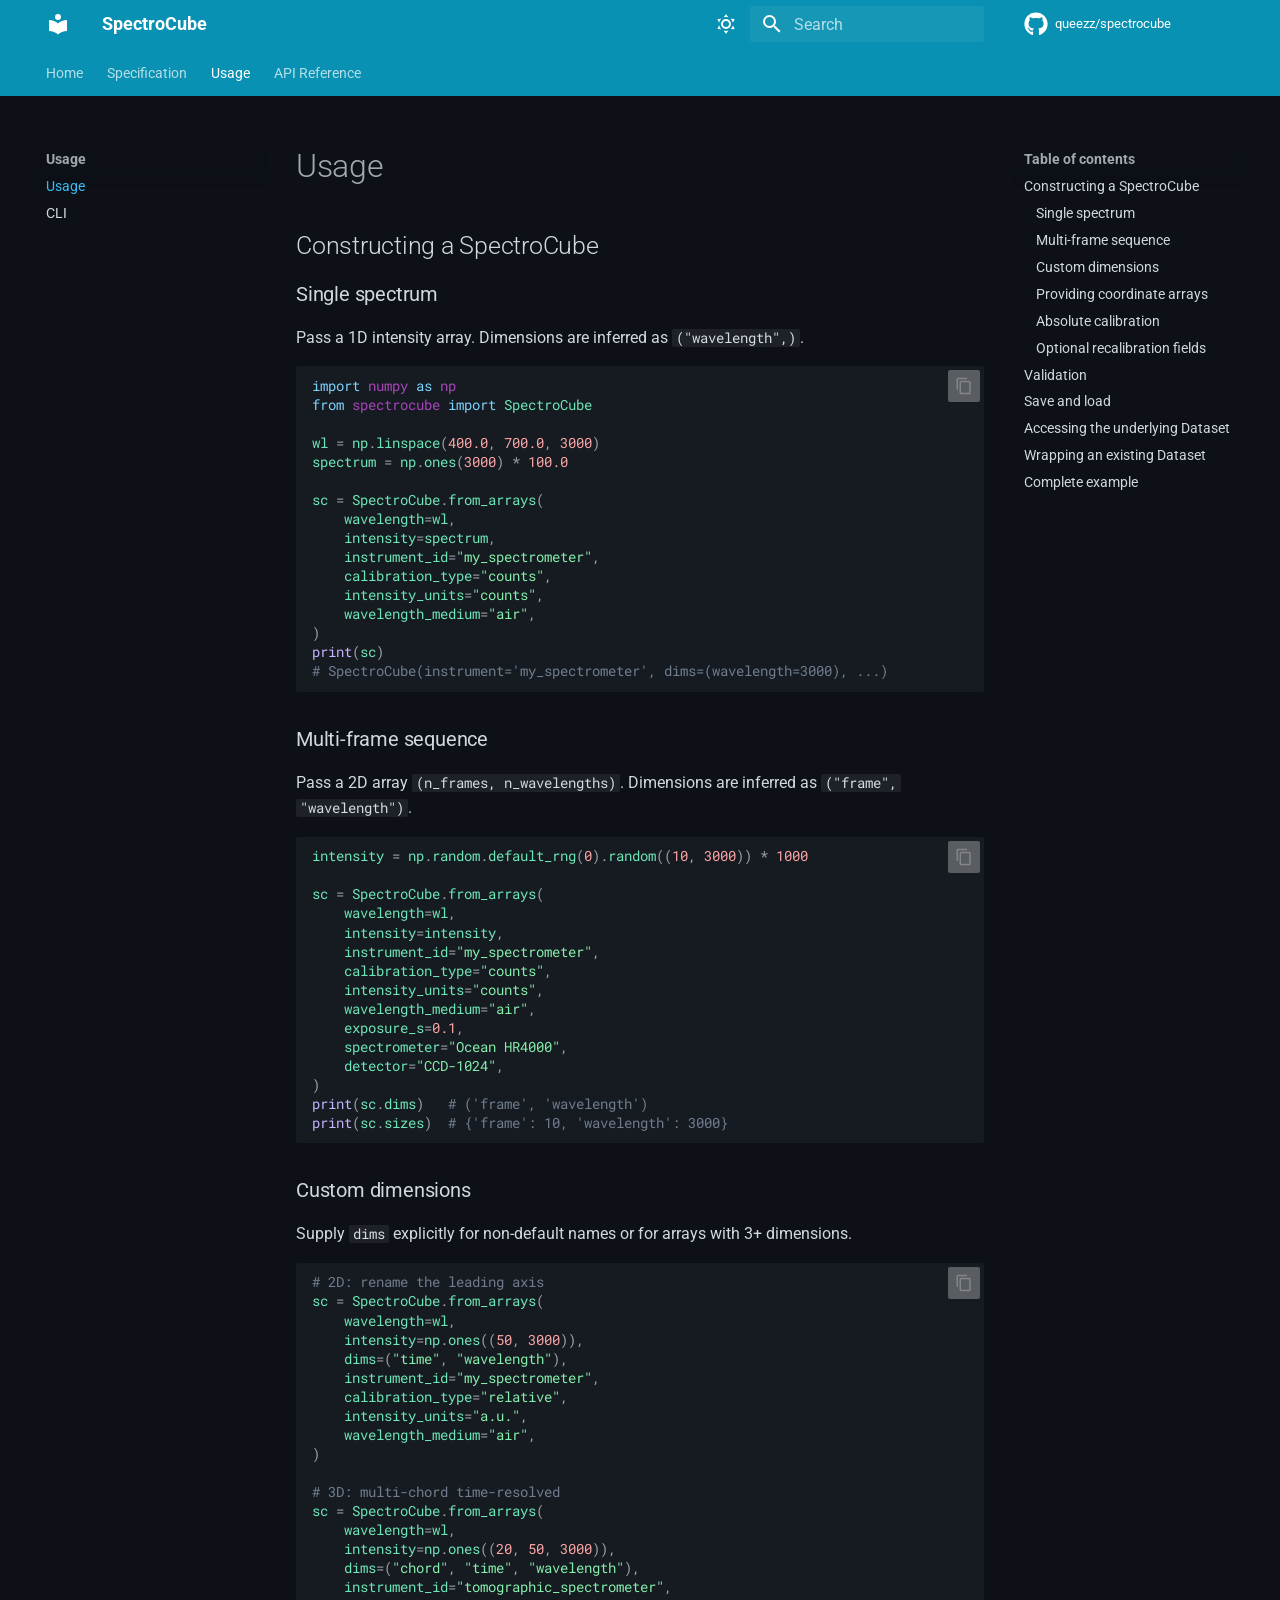
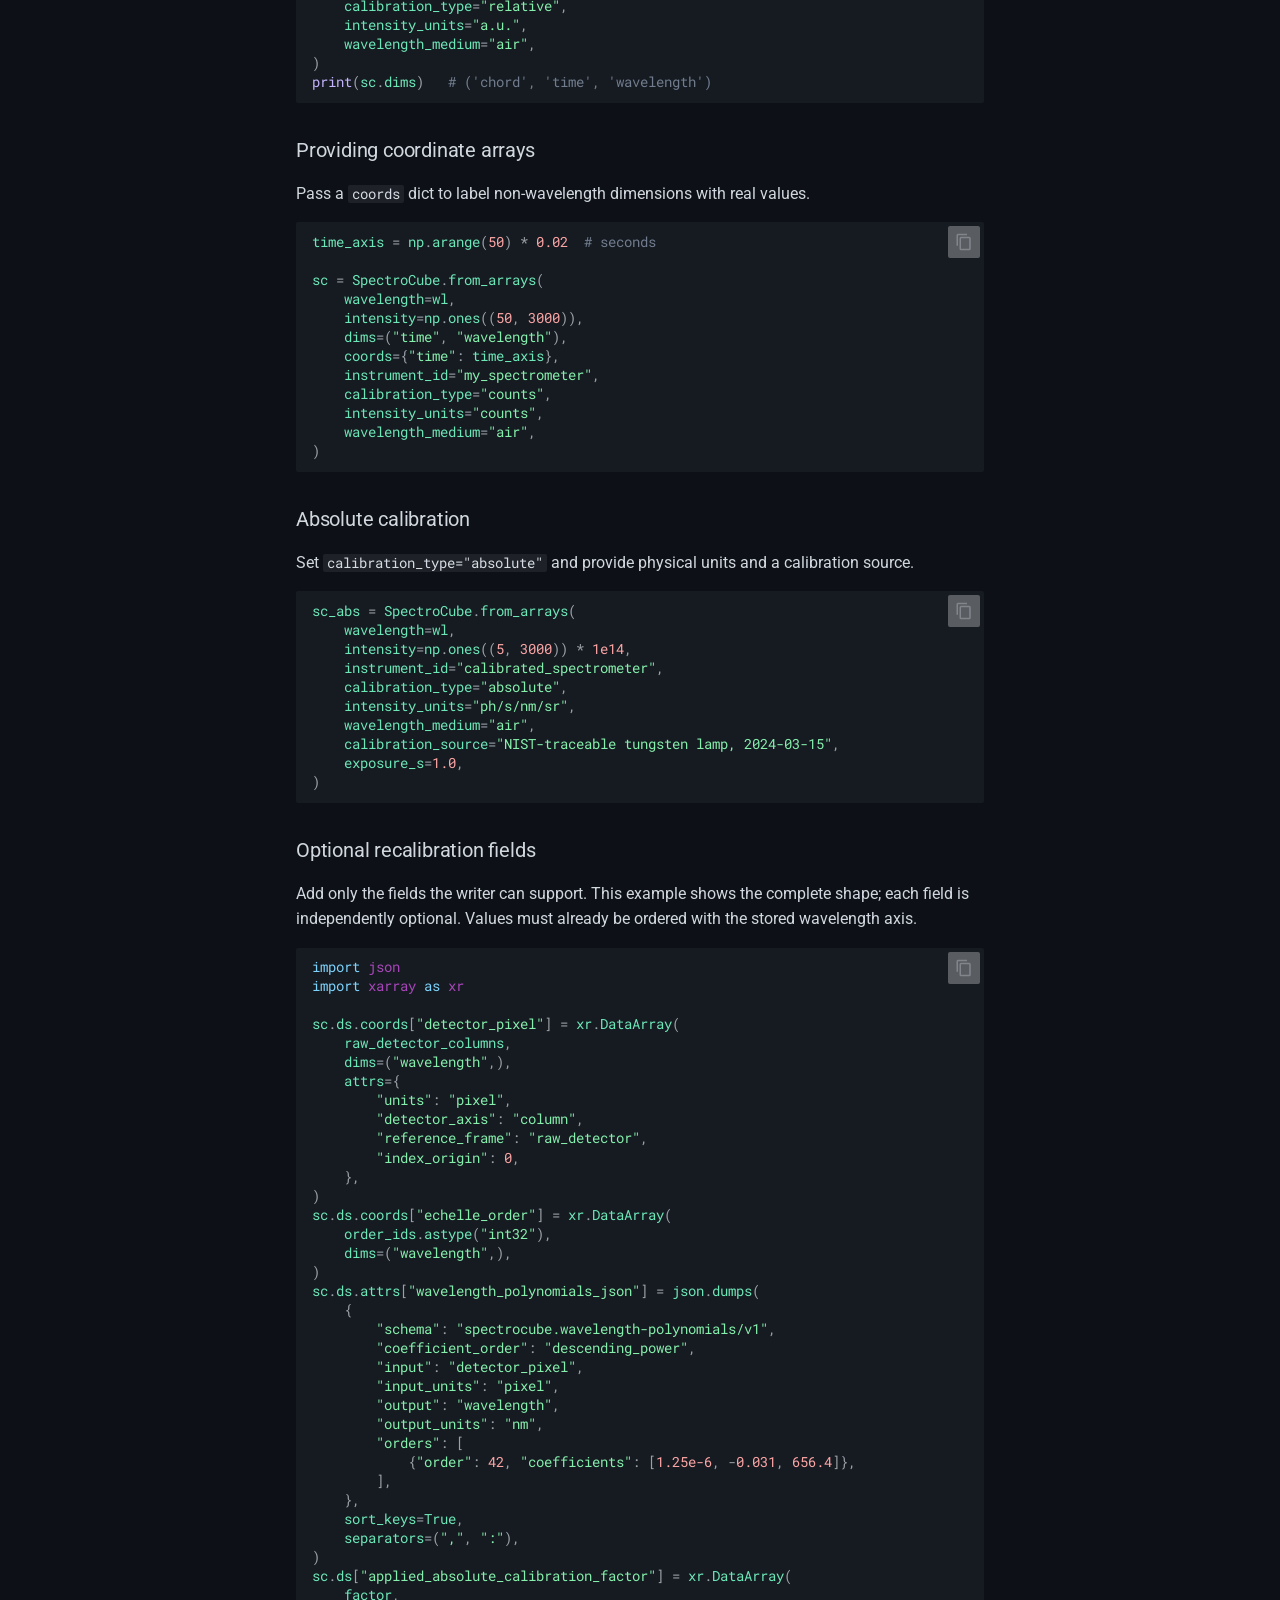
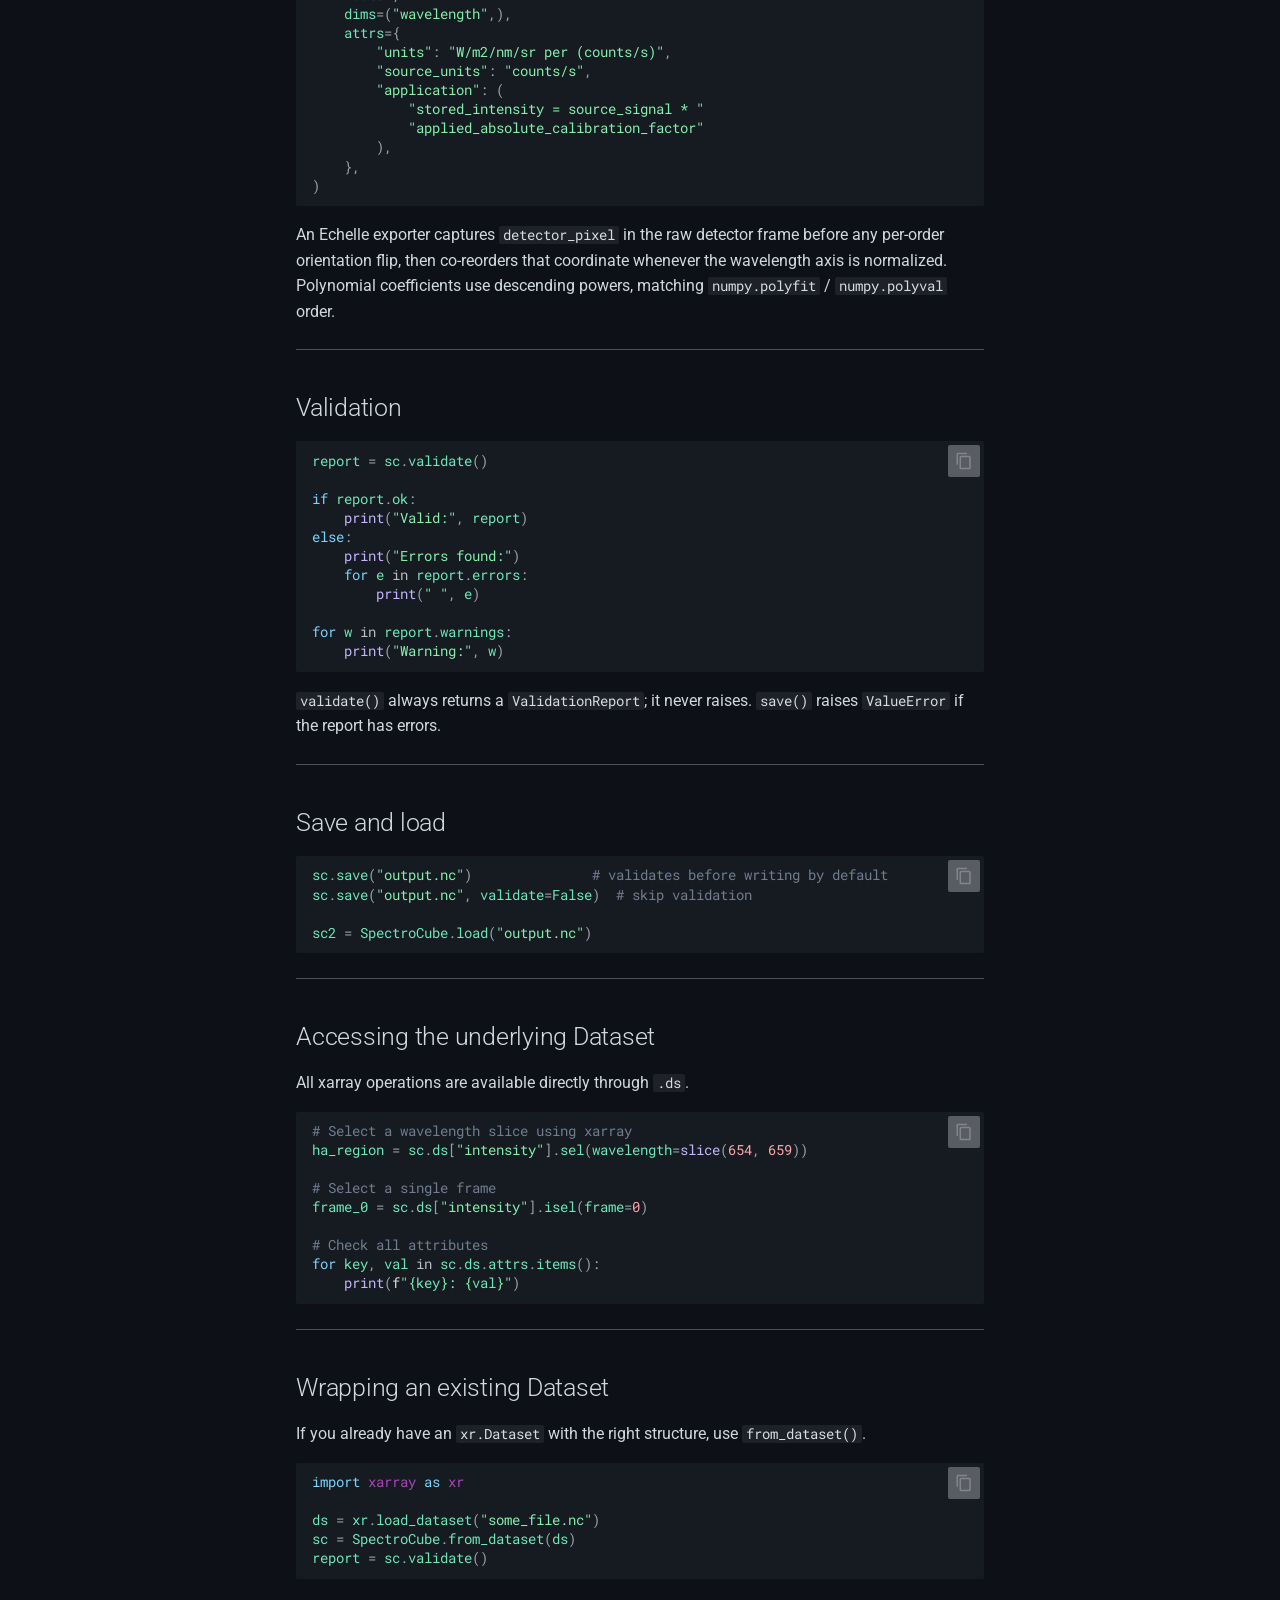
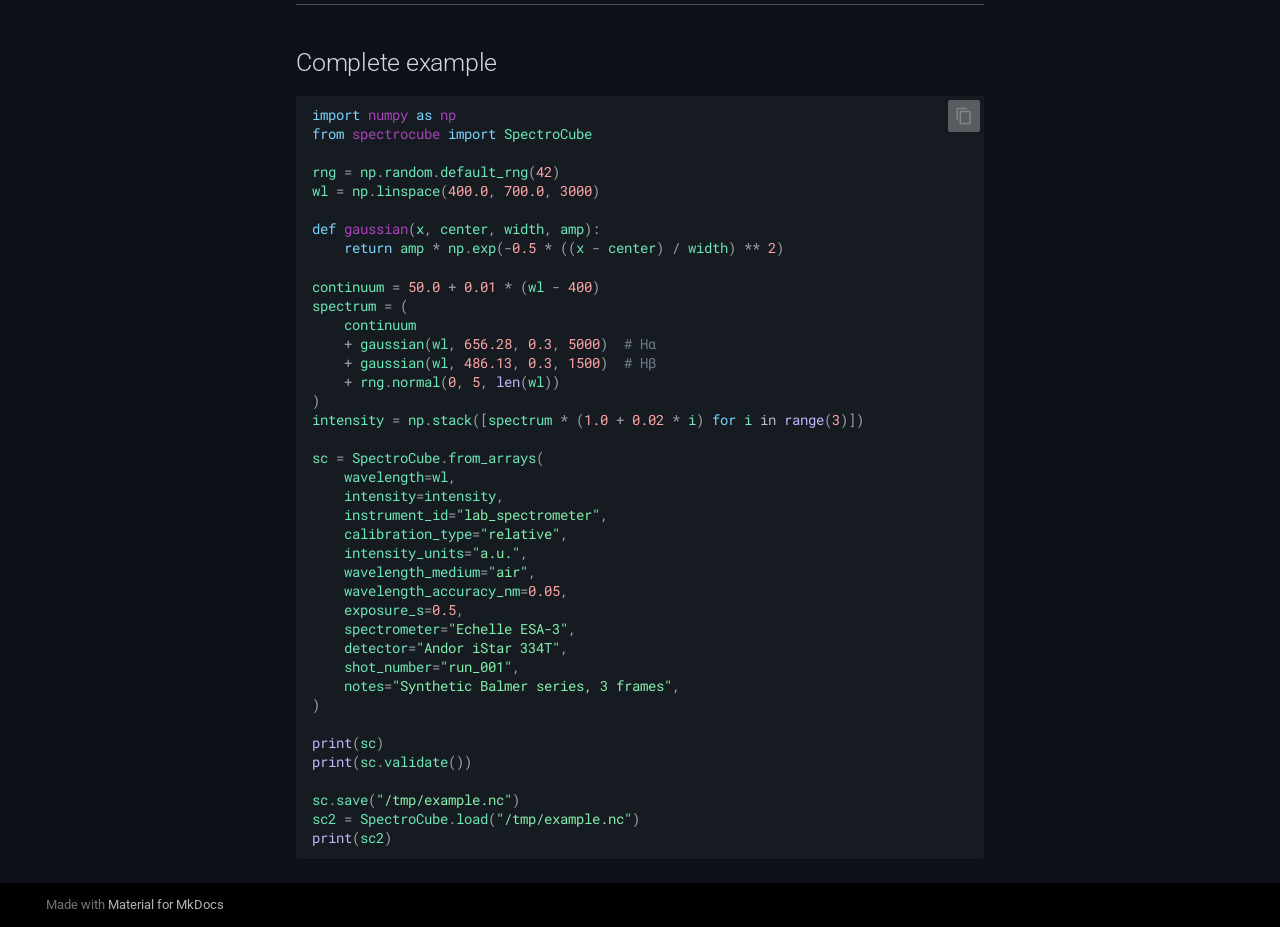
<file: usage/index.html>
<!DOCTYPE html><html lang="en" class="no-js"><head>
    
      <meta charset="utf-8">
      <meta name="viewport" content="width=device-width,initial-scale=1">
      
        <meta name="description" content="Lightweight standard for calibrated spectroscopic datasets">
      
      
      
        <link rel="canonical" href="https://queezz.github.io/spectrocube/usage/">
      
      
        <link rel="prev" href="../spec/">
      
      
        <link rel="next" href="../cli/">
      
      
        
      
      
      <link rel="icon" href="../assets/images/favicon.png">
      <meta name="generator" content="mkdocs-1.6.1, mkdocs-material-9.7.7">
    
    
      
        <title>Usage - SpectroCube</title>
      
    
    
      <link rel="stylesheet" href="../assets/stylesheets/main.ec1eaa64.min.css">
      
        
        <link rel="stylesheet" href="../assets/stylesheets/palette.ab4e12ef.min.css">
      
      


    
    
      
    
    
      
        
        
        <link rel="preconnect" href="https://fonts.gstatic.com" crossorigin="">
        <link rel="stylesheet" href="https://fonts.googleapis.com/css?family=Roboto:300,300i,400,400i,700,700i%7CRoboto+Mono:400,400i,700,700i&amp;display=fallback">
        <style>:root{--md-text-font:"Roboto";--md-code-font:"Roboto Mono"}</style>
      
    
    
      <link rel="stylesheet" href="../assets/_mkdocstrings.css">
    
      <link rel="stylesheet" href="../styles/brand.css">
    
    <script>__md_scope=new URL("..",location),__md_hash=e=>[...e].reduce(((e,_)=>(e<<5)-e+_.charCodeAt(0)),0),__md_get=(e,_=localStorage,t=__md_scope)=>JSON.parse(_.getItem(t.pathname+"."+e)),__md_set=(e,_,t=localStorage,a=__md_scope)=>{try{t.setItem(a.pathname+"."+e,JSON.stringify(_))}catch(e){}}</script>
    
      

    
    
  <link href="../assets/stylesheets/glightbox.min.css" rel="stylesheet"><script src="../assets/javascripts/glightbox.min.js"></script><style id="glightbox-style">
            html.glightbox-open { overflow: initial; height: 100%; }
            .gslide-title { margin-top: 0px; user-select: text; }
            .gslide-desc { color: #666; user-select: text; }
            .gslide-image img { background: white; }
            .gscrollbar-fixer { padding-right: 15px; }
            .gdesc-inner { font-size: 0.75rem; }
            body[data-md-color-scheme="slate"] .gdesc-inner { background: var(--md-default-bg-color); }
            body[data-md-color-scheme="slate"] .gslide-title { color: var(--md-default-fg-color); }
            body[data-md-color-scheme="slate"] .gslide-desc { color: var(--md-default-fg-color); }
        </style></head>
  
  
    
    
      
    
    
    
    
    <body dir="ltr" data-md-color-scheme="spectrocube-dark" data-md-color-primary="custom" data-md-color-accent="custom">
  
    
    <input class="md-toggle" data-md-toggle="drawer" type="checkbox" id="__drawer" autocomplete="off">
    <input class="md-toggle" data-md-toggle="search" type="checkbox" id="__search" autocomplete="off">
    <label class="md-overlay" for="__drawer"></label>
    <div data-md-component="skip">
      
        
        <a href="#usage" class="md-skip">
          Skip to content
        </a>
      
    </div>
    <div data-md-component="announce">
      
    </div>
    
    
      

<header class="md-header" data-md-component="header">
  <nav class="md-header__inner md-grid" aria-label="Header">
    <a href=".." title="SpectroCube" class="md-header__button md-logo" aria-label="SpectroCube" data-md-component="logo">
      
  
  <svg xmlns="http://www.w3.org/2000/svg" viewBox="0 0 24 24"><path d="M12 8a3 3 0 0 0 3-3 3 3 0 0 0-3-3 3 3 0 0 0-3 3 3 3 0 0 0 3 3m0 3.54C9.64 9.35 6.5 8 3 8v11c3.5 0 6.64 1.35 9 3.54 2.36-2.19 5.5-3.54 9-3.54V8c-3.5 0-6.64 1.35-9 3.54"></path></svg>

    </a>
    <label class="md-header__button md-icon" for="__drawer">
      
      <svg xmlns="http://www.w3.org/2000/svg" viewBox="0 0 24 24"><path d="M3 6h18v2H3zm0 5h18v2H3zm0 5h18v2H3z"></path></svg>
    </label>
    <div class="md-header__title" data-md-component="header-title">
      <div class="md-header__ellipsis">
        <div class="md-header__topic">
          <span class="md-ellipsis">
            SpectroCube
          </span>
        </div>
        <div class="md-header__topic" data-md-component="header-topic">
          <span class="md-ellipsis">
            
              Usage
            
          </span>
        </div>
      </div>
    </div>
    
      
        <form class="md-header__option" data-md-component="palette">
  
    
    
    
    <input class="md-option" data-md-color-media="" data-md-color-scheme="spectrocube-dark" data-md-color-primary="custom" data-md-color-accent="custom" aria-label="Switch to light mode" type="radio" name="__palette" id="__palette_0">
    
      <label class="md-header__button md-icon" title="Switch to light mode" for="__palette_1" hidden="">
        <svg xmlns="http://www.w3.org/2000/svg" viewBox="0 0 24 24"><path d="M12 7a5 5 0 0 1 5 5 5 5 0 0 1-5 5 5 5 0 0 1-5-5 5 5 0 0 1 5-5m0 2a3 3 0 0 0-3 3 3 3 0 0 0 3 3 3 3 0 0 0 3-3 3 3 0 0 0-3-3m0-7 2.39 3.42C13.65 5.15 12.84 5 12 5s-1.65.15-2.39.42zM3.34 7l4.16-.35A7.2 7.2 0 0 0 5.94 8.5c-.44.74-.69 1.5-.83 2.29zm.02 10 1.76-3.77a7.131 7.131 0 0 0 2.38 4.14zM20.65 7l-1.77 3.79a7.02 7.02 0 0 0-2.38-4.15zm-.01 10-4.14.36c.59-.51 1.12-1.14 1.54-1.86.42-.73.69-1.5.83-2.29zM12 22l-2.41-3.44c.74.27 1.55.44 2.41.44.82 0 1.63-.17 2.37-.44z"></path></svg>
      </label>
    
  
    
    
    
    <input class="md-option" data-md-color-media="" data-md-color-scheme="default" data-md-color-primary="teal" data-md-color-accent="cyan" aria-label="Switch to dark mode" type="radio" name="__palette" id="__palette_1">
    
      <label class="md-header__button md-icon" title="Switch to dark mode" for="__palette_0" hidden="">
        <svg xmlns="http://www.w3.org/2000/svg" viewBox="0 0 24 24"><path d="m17.75 4.09-2.53 1.94.91 3.06-2.63-1.81-2.63 1.81.91-3.06-2.53-1.94L12.44 4l1.06-3 1.06 3zm3.5 6.91-1.64 1.25.59 1.98-1.7-1.17-1.7 1.17.59-1.98L15.75 11l2.06-.05L18.5 9l.69 1.95zm-2.28 4.95c.83-.08 1.72 1.1 1.19 1.85-.32.45-.66.87-1.08 1.27C15.17 23 8.84 23 4.94 19.07c-3.91-3.9-3.91-10.24 0-14.14.4-.4.82-.76 1.27-1.08.75-.53 1.93.36 1.85 1.19-.27 2.86.69 5.83 2.89 8.02a9.96 9.96 0 0 0 8.02 2.89m-1.64 2.02a12.08 12.08 0 0 1-7.8-3.47c-2.17-2.19-3.33-5-3.49-7.82-2.81 3.14-2.7 7.96.31 10.98 3.02 3.01 7.84 3.12 10.98.31"></path></svg>
      </label>
    
  
</form>
      
    
    
      <script>var palette=__md_get("__palette");if(palette&&palette.color){if("(prefers-color-scheme)"===palette.color.media){var media=matchMedia("(prefers-color-scheme: light)"),input=document.querySelector(media.matches?"[data-md-color-media='(prefers-color-scheme: light)']":"[data-md-color-media='(prefers-color-scheme: dark)']");palette.color.media=input.getAttribute("data-md-color-media"),palette.color.scheme=input.getAttribute("data-md-color-scheme"),palette.color.primary=input.getAttribute("data-md-color-primary"),palette.color.accent=input.getAttribute("data-md-color-accent")}for(var[key,value]of Object.entries(palette.color))document.body.setAttribute("data-md-color-"+key,value)}</script>
    
    
    
      
      
        <label class="md-header__button md-icon" for="__search">
          
          <svg xmlns="http://www.w3.org/2000/svg" viewBox="0 0 24 24"><path d="M9.5 3A6.5 6.5 0 0 1 16 9.5c0 1.61-.59 3.09-1.56 4.23l.27.27h.79l5 5-1.5 1.5-5-5v-.79l-.27-.27A6.52 6.52 0 0 1 9.5 16 6.5 6.5 0 0 1 3 9.5 6.5 6.5 0 0 1 9.5 3m0 2C7 5 5 7 5 9.5S7 14 9.5 14 14 12 14 9.5 12 5 9.5 5"></path></svg>
        </label>
        <div class="md-search" data-md-component="search" role="dialog">
  <label class="md-search__overlay" for="__search"></label>
  <div class="md-search__inner" role="search">
    <form class="md-search__form" name="search">
      <input type="text" class="md-search__input" name="query" aria-label="Search" placeholder="Search" autocapitalize="off" autocorrect="off" autocomplete="off" spellcheck="false" data-md-component="search-query" required="">
      <label class="md-search__icon md-icon" for="__search">
        
        <svg xmlns="http://www.w3.org/2000/svg" viewBox="0 0 24 24"><path d="M9.5 3A6.5 6.5 0 0 1 16 9.5c0 1.61-.59 3.09-1.56 4.23l.27.27h.79l5 5-1.5 1.5-5-5v-.79l-.27-.27A6.52 6.52 0 0 1 9.5 16 6.5 6.5 0 0 1 3 9.5 6.5 6.5 0 0 1 9.5 3m0 2C7 5 5 7 5 9.5S7 14 9.5 14 14 12 14 9.5 12 5 9.5 5"></path></svg>
        
        <svg xmlns="http://www.w3.org/2000/svg" viewBox="0 0 24 24"><path d="M20 11v2H8l5.5 5.5-1.42 1.42L4.16 12l7.92-7.92L13.5 5.5 8 11z"></path></svg>
      </label>
      <nav class="md-search__options" aria-label="Search">
        
        <button type="reset" class="md-search__icon md-icon" title="Clear" aria-label="Clear" tabindex="-1">
          
          <svg xmlns="http://www.w3.org/2000/svg" viewBox="0 0 24 24"><path d="M19 6.41 17.59 5 12 10.59 6.41 5 5 6.41 10.59 12 5 17.59 6.41 19 12 13.41 17.59 19 19 17.59 13.41 12z"></path></svg>
        </button>
      </nav>
      
    </form>
    <div class="md-search__output">
      <div class="md-search__scrollwrap" tabindex="0" data-md-scrollfix="">
        <div class="md-search-result" data-md-component="search-result">
          <div class="md-search-result__meta">
            Initializing search
          </div>
          <ol class="md-search-result__list" role="presentation"></ol>
        </div>
      </div>
    </div>
  </div>
</div>
      
    
    
      <div class="md-header__source">
        <a href="https://github.com/queezz/spectrocube" title="Go to repository" class="md-source" data-md-component="source">
  <div class="md-source__icon md-icon">
    
    <svg xmlns="http://www.w3.org/2000/svg" viewBox="0 0 512 512"><!--! Font Awesome Free 7.1.0 by @fontawesome - https://fontawesome.com License - https://fontawesome.com/license/free (Icons: CC BY 4.0, Fonts: SIL OFL 1.1, Code: MIT License) Copyright 2025 Fonticons, Inc.--><path d="M173.9 397.4c0 2-2.3 3.6-5.2 3.6-3.3.3-5.6-1.3-5.6-3.6 0-2 2.3-3.6 5.2-3.6 3-.3 5.6 1.3 5.6 3.6m-31.1-4.5c-.7 2 1.3 4.3 4.3 4.9 2.6 1 5.6 0 6.2-2s-1.3-4.3-4.3-5.2c-2.6-.7-5.5.3-6.2 2.3m44.2-1.7c-2.9.7-4.9 2.6-4.6 4.9.3 2 2.9 3.3 5.9 2.6 2.9-.7 4.9-2.6 4.6-4.6-.3-1.9-3-3.2-5.9-2.9M252.8 8C114.1 8 8 113.3 8 252c0 110.9 69.8 205.8 169.5 239.2 12.8 2.3 17.3-5.6 17.3-12.1 0-6.2-.3-40.4-.3-61.4 0 0-70 15-84.7-29.8 0 0-11.4-29.1-27.8-36.6 0 0-22.9-15.7 1.6-15.4 0 0 24.9 2 38.6 25.8 21.9 38.6 58.6 27.5 72.9 20.9 2.3-16 8.8-27.1 16-33.7-55.9-6.2-112.3-14.3-112.3-110.5 0-27.5 7.6-41.3 23.6-58.9-2.6-6.5-11.1-33.3 2.6-67.9 20.9-6.5 69 27 69 27 20-5.6 41.5-8.5 62.8-8.5s42.8 2.9 62.8 8.5c0 0 48.1-33.6 69-27 13.7 34.7 5.2 61.4 2.6 67.9 16 17.7 25.8 31.5 25.8 58.9 0 96.5-58.9 104.2-114.8 110.5 9.2 7.9 17 22.9 17 46.4 0 33.7-.3 75.4-.3 83.6 0 6.5 4.6 14.4 17.3 12.1C436.2 457.8 504 362.9 504 252 504 113.3 391.5 8 252.8 8M105.2 352.9c-1.3 1-1 3.3.7 5.2 1.6 1.6 3.9 2.3 5.2 1 1.3-1 1-3.3-.7-5.2-1.6-1.6-3.9-2.3-5.2-1m-10.8-8.1c-.7 1.3.3 2.9 2.3 3.9 1.6 1 3.6.7 4.3-.7.7-1.3-.3-2.9-2.3-3.9-2-.6-3.6-.3-4.3.7m32.4 35.6c-1.6 1.3-1 4.3 1.3 6.2 2.3 2.3 5.2 2.6 6.5 1 1.3-1.3.7-4.3-1.3-6.2-2.2-2.3-5.2-2.6-6.5-1m-11.4-14.7c-1.6 1-1.6 3.6 0 5.9s4.3 3.3 5.6 2.3c1.6-1.3 1.6-3.9 0-6.2-1.4-2.3-4-3.3-5.6-2"></path></svg>
  </div>
  <div class="md-source__repository">
    queezz/spectrocube
  </div>
</a>
      </div>
    
  </nav>
  
</header>
    
    <div class="md-container" data-md-component="container">
      
      
        
          
            
<nav class="md-tabs" aria-label="Tabs" data-md-component="tabs">
  <div class="md-grid">
    <ul class="md-tabs__list">
      
        
  
  
  
  
    <li class="md-tabs__item">
      <a href=".." class="md-tabs__link">
        
  
  
    
  
  Home

      </a>
    </li>
  

      
        
  
  
  
  
    <li class="md-tabs__item">
      <a href="../spec/" class="md-tabs__link">
        
  
  
    
  
  Specification

      </a>
    </li>
  

      
        
  
  
  
    
  
  
    
    
      <li class="md-tabs__item md-tabs__item--active">
        <a href="./" class="md-tabs__link">
          
  
  
  Usage

        </a>
      </li>
    
  

      
        
  
  
  
  
    <li class="md-tabs__item">
      <a href="../reference/" class="md-tabs__link">
        
  
  
    
  
  API Reference

      </a>
    </li>
  

      
    </ul>
  </div>
</nav>
          
        
      
      <main class="md-main" data-md-component="main">
        <div class="md-main__inner md-grid">
          
            
              
              <div class="md-sidebar md-sidebar--primary" data-md-component="sidebar" data-md-type="navigation">
                <div class="md-sidebar__scrollwrap">
                  <div class="md-sidebar__inner">
                    


  


<nav class="md-nav md-nav--primary md-nav--lifted" aria-label="Navigation" data-md-level="0">
  <label class="md-nav__title" for="__drawer">
    <a href=".." title="SpectroCube" class="md-nav__button md-logo" aria-label="SpectroCube" data-md-component="logo">
      
  
  <svg xmlns="http://www.w3.org/2000/svg" viewBox="0 0 24 24"><path d="M12 8a3 3 0 0 0 3-3 3 3 0 0 0-3-3 3 3 0 0 0-3 3 3 3 0 0 0 3 3m0 3.54C9.64 9.35 6.5 8 3 8v11c3.5 0 6.64 1.35 9 3.54 2.36-2.19 5.5-3.54 9-3.54V8c-3.5 0-6.64 1.35-9 3.54"></path></svg>

    </a>
    SpectroCube
  </label>
  
    <div class="md-nav__source">
      <a href="https://github.com/queezz/spectrocube" title="Go to repository" class="md-source" data-md-component="source">
  <div class="md-source__icon md-icon">
    
    <svg xmlns="http://www.w3.org/2000/svg" viewBox="0 0 512 512"><!--! Font Awesome Free 7.1.0 by @fontawesome - https://fontawesome.com License - https://fontawesome.com/license/free (Icons: CC BY 4.0, Fonts: SIL OFL 1.1, Code: MIT License) Copyright 2025 Fonticons, Inc.--><path d="M173.9 397.4c0 2-2.3 3.6-5.2 3.6-3.3.3-5.6-1.3-5.6-3.6 0-2 2.3-3.6 5.2-3.6 3-.3 5.6 1.3 5.6 3.6m-31.1-4.5c-.7 2 1.3 4.3 4.3 4.9 2.6 1 5.6 0 6.2-2s-1.3-4.3-4.3-5.2c-2.6-.7-5.5.3-6.2 2.3m44.2-1.7c-2.9.7-4.9 2.6-4.6 4.9.3 2 2.9 3.3 5.9 2.6 2.9-.7 4.9-2.6 4.6-4.6-.3-1.9-3-3.2-5.9-2.9M252.8 8C114.1 8 8 113.3 8 252c0 110.9 69.8 205.8 169.5 239.2 12.8 2.3 17.3-5.6 17.3-12.1 0-6.2-.3-40.4-.3-61.4 0 0-70 15-84.7-29.8 0 0-11.4-29.1-27.8-36.6 0 0-22.9-15.7 1.6-15.4 0 0 24.9 2 38.6 25.8 21.9 38.6 58.6 27.5 72.9 20.9 2.3-16 8.8-27.1 16-33.7-55.9-6.2-112.3-14.3-112.3-110.5 0-27.5 7.6-41.3 23.6-58.9-2.6-6.5-11.1-33.3 2.6-67.9 20.9-6.5 69 27 69 27 20-5.6 41.5-8.5 62.8-8.5s42.8 2.9 62.8 8.5c0 0 48.1-33.6 69-27 13.7 34.7 5.2 61.4 2.6 67.9 16 17.7 25.8 31.5 25.8 58.9 0 96.5-58.9 104.2-114.8 110.5 9.2 7.9 17 22.9 17 46.4 0 33.7-.3 75.4-.3 83.6 0 6.5 4.6 14.4 17.3 12.1C436.2 457.8 504 362.9 504 252 504 113.3 391.5 8 252.8 8M105.2 352.9c-1.3 1-1 3.3.7 5.2 1.6 1.6 3.9 2.3 5.2 1 1.3-1 1-3.3-.7-5.2-1.6-1.6-3.9-2.3-5.2-1m-10.8-8.1c-.7 1.3.3 2.9 2.3 3.9 1.6 1 3.6.7 4.3-.7.7-1.3-.3-2.9-2.3-3.9-2-.6-3.6-.3-4.3.7m32.4 35.6c-1.6 1.3-1 4.3 1.3 6.2 2.3 2.3 5.2 2.6 6.5 1 1.3-1.3.7-4.3-1.3-6.2-2.2-2.3-5.2-2.6-6.5-1m-11.4-14.7c-1.6 1-1.6 3.6 0 5.9s4.3 3.3 5.6 2.3c1.6-1.3 1.6-3.9 0-6.2-1.4-2.3-4-3.3-5.6-2"></path></svg>
  </div>
  <div class="md-source__repository">
    queezz/spectrocube
  </div>
</a>
    </div>
  
  <ul class="md-nav__list" data-md-scrollfix="">
    
      
      
  
  
  
  
    <li class="md-nav__item">
      <a href=".." class="md-nav__link">
        
  
  
  <span class="md-ellipsis">
    
  
    Home
  

    
  </span>
  
  

      </a>
    </li>
  

    
      
      
  
  
  
  
    <li class="md-nav__item">
      <a href="../spec/" class="md-nav__link">
        
  
  
  <span class="md-ellipsis">
    
  
    Specification
  

    
  </span>
  
  

      </a>
    </li>
  

    
      
      
  
  
    
  
  
  
    
    
    
    
      
        
        
      
      
    
    
    <li class="md-nav__item md-nav__item--active md-nav__item--section md-nav__item--nested">
      
        
        
        <input class="md-nav__toggle md-toggle " type="checkbox" id="__nav_3" checked="">
        
          
          <label class="md-nav__link" for="__nav_3" id="__nav_3_label" tabindex="">
            
  
  
  <span class="md-ellipsis">
    
  
    Usage
  

    
  </span>
  
  

            <span class="md-nav__icon md-icon"></span>
          </label>
        
        <nav class="md-nav" data-md-level="1" aria-labelledby="__nav_3_label" aria-expanded="true">
          <label class="md-nav__title" for="__nav_3">
            <span class="md-nav__icon md-icon"></span>
            
  
    Usage
  

          </label>
          <ul class="md-nav__list" data-md-scrollfix="">
            
              
                
  
  
    
  
  
  
    <li class="md-nav__item md-nav__item--active">
      
      <input class="md-nav__toggle md-toggle" type="checkbox" id="__toc">
      
      
        
      
      
        <label class="md-nav__link md-nav__link--active" for="__toc">
          
  
  
  <span class="md-ellipsis">
    
  
    Usage
  

    
  </span>
  
  

          <span class="md-nav__icon md-icon"></span>
        </label>
      
      <a href="./" class="md-nav__link md-nav__link--active">
        
  
  
  <span class="md-ellipsis">
    
  
    Usage
  

    
  </span>
  
  

      </a>
      
        

<nav class="md-nav md-nav--secondary" aria-label="Table of contents">
  
  
  
    
  
  
    <label class="md-nav__title" for="__toc">
      <span class="md-nav__icon md-icon"></span>
      Table of contents
    </label>
    <ul class="md-nav__list" data-md-component="toc" data-md-scrollfix="">
      
        <li class="md-nav__item">
  <a href="#constructing-a-spectrocube" class="md-nav__link">
    <span class="md-ellipsis">
      
        Constructing a SpectroCube
      
    </span>
  </a>
  
    <nav class="md-nav" aria-label="Constructing a SpectroCube">
      <ul class="md-nav__list">
        
          <li class="md-nav__item">
  <a href="#single-spectrum" class="md-nav__link">
    <span class="md-ellipsis">
      
        Single spectrum
      
    </span>
  </a>
  
</li>
        
          <li class="md-nav__item">
  <a href="#multi-frame-sequence" class="md-nav__link">
    <span class="md-ellipsis">
      
        Multi-frame sequence
      
    </span>
  </a>
  
</li>
        
          <li class="md-nav__item">
  <a href="#custom-dimensions" class="md-nav__link">
    <span class="md-ellipsis">
      
        Custom dimensions
      
    </span>
  </a>
  
</li>
        
          <li class="md-nav__item">
  <a href="#providing-coordinate-arrays" class="md-nav__link">
    <span class="md-ellipsis">
      
        Providing coordinate arrays
      
    </span>
  </a>
  
</li>
        
          <li class="md-nav__item">
  <a href="#absolute-calibration" class="md-nav__link">
    <span class="md-ellipsis">
      
        Absolute calibration
      
    </span>
  </a>
  
</li>
        
          <li class="md-nav__item">
  <a href="#optional-recalibration-fields" class="md-nav__link">
    <span class="md-ellipsis">
      
        Optional recalibration fields
      
    </span>
  </a>
  
</li>
        
      </ul>
    </nav>
  
</li>
      
        <li class="md-nav__item">
  <a href="#validation" class="md-nav__link">
    <span class="md-ellipsis">
      
        Validation
      
    </span>
  </a>
  
</li>
      
        <li class="md-nav__item">
  <a href="#save-and-load" class="md-nav__link">
    <span class="md-ellipsis">
      
        Save and load
      
    </span>
  </a>
  
</li>
      
        <li class="md-nav__item">
  <a href="#accessing-the-underlying-dataset" class="md-nav__link">
    <span class="md-ellipsis">
      
        Accessing the underlying Dataset
      
    </span>
  </a>
  
</li>
      
        <li class="md-nav__item">
  <a href="#wrapping-an-existing-dataset" class="md-nav__link">
    <span class="md-ellipsis">
      
        Wrapping an existing Dataset
      
    </span>
  </a>
  
</li>
      
        <li class="md-nav__item">
  <a href="#complete-example" class="md-nav__link">
    <span class="md-ellipsis">
      
        Complete example
      
    </span>
  </a>
  
</li>
      
    </ul>
  
</nav>
      
    </li>
  

              
            
              
                
  
  
  
  
    <li class="md-nav__item">
      <a href="../cli/" class="md-nav__link">
        
  
  
  <span class="md-ellipsis">
    
  
    CLI
  

    
  </span>
  
  

      </a>
    </li>
  

              
            
          </ul>
        </nav>
      
    </li>
  

    
      
      
  
  
  
  
    <li class="md-nav__item">
      <a href="../reference/" class="md-nav__link">
        
  
  
  <span class="md-ellipsis">
    
  
    API Reference
  

    
  </span>
  
  

      </a>
    </li>
  

    
  </ul>
</nav>
                  </div>
                </div>
              </div>
            
            
              
              <div class="md-sidebar md-sidebar--secondary" data-md-component="sidebar" data-md-type="toc">
                <div class="md-sidebar__scrollwrap">
                  <div class="md-sidebar__inner">
                    

<nav class="md-nav md-nav--secondary" aria-label="Table of contents">
  
  
  
    
  
  
    <label class="md-nav__title" for="__toc">
      <span class="md-nav__icon md-icon"></span>
      Table of contents
    </label>
    <ul class="md-nav__list" data-md-component="toc" data-md-scrollfix="">
      
        <li class="md-nav__item">
  <a href="#constructing-a-spectrocube" class="md-nav__link">
    <span class="md-ellipsis">
      
        Constructing a SpectroCube
      
    </span>
  </a>
  
    <nav class="md-nav" aria-label="Constructing a SpectroCube">
      <ul class="md-nav__list">
        
          <li class="md-nav__item">
  <a href="#single-spectrum" class="md-nav__link">
    <span class="md-ellipsis">
      
        Single spectrum
      
    </span>
  </a>
  
</li>
        
          <li class="md-nav__item">
  <a href="#multi-frame-sequence" class="md-nav__link">
    <span class="md-ellipsis">
      
        Multi-frame sequence
      
    </span>
  </a>
  
</li>
        
          <li class="md-nav__item">
  <a href="#custom-dimensions" class="md-nav__link">
    <span class="md-ellipsis">
      
        Custom dimensions
      
    </span>
  </a>
  
</li>
        
          <li class="md-nav__item">
  <a href="#providing-coordinate-arrays" class="md-nav__link">
    <span class="md-ellipsis">
      
        Providing coordinate arrays
      
    </span>
  </a>
  
</li>
        
          <li class="md-nav__item">
  <a href="#absolute-calibration" class="md-nav__link">
    <span class="md-ellipsis">
      
        Absolute calibration
      
    </span>
  </a>
  
</li>
        
          <li class="md-nav__item">
  <a href="#optional-recalibration-fields" class="md-nav__link">
    <span class="md-ellipsis">
      
        Optional recalibration fields
      
    </span>
  </a>
  
</li>
        
      </ul>
    </nav>
  
</li>
      
        <li class="md-nav__item">
  <a href="#validation" class="md-nav__link">
    <span class="md-ellipsis">
      
        Validation
      
    </span>
  </a>
  
</li>
      
        <li class="md-nav__item">
  <a href="#save-and-load" class="md-nav__link">
    <span class="md-ellipsis">
      
        Save and load
      
    </span>
  </a>
  
</li>
      
        <li class="md-nav__item">
  <a href="#accessing-the-underlying-dataset" class="md-nav__link">
    <span class="md-ellipsis">
      
        Accessing the underlying Dataset
      
    </span>
  </a>
  
</li>
      
        <li class="md-nav__item">
  <a href="#wrapping-an-existing-dataset" class="md-nav__link">
    <span class="md-ellipsis">
      
        Wrapping an existing Dataset
      
    </span>
  </a>
  
</li>
      
        <li class="md-nav__item">
  <a href="#complete-example" class="md-nav__link">
    <span class="md-ellipsis">
      
        Complete example
      
    </span>
  </a>
  
</li>
      
    </ul>
  
</nav>
                  </div>
                </div>
              </div>
            
          
          
            <div class="md-content" data-md-component="content">
              
              <article class="md-content__inner md-typeset">
                
                  


  
  


<h1 id="usage">Usage<a class="headerlink" href="#usage" title="Permanent link">¶</a></h1>
<h2 id="constructing-a-spectrocube">Constructing a SpectroCube<a class="headerlink" href="#constructing-a-spectrocube" title="Permanent link">¶</a></h2>
<h3 id="single-spectrum">Single spectrum<a class="headerlink" href="#single-spectrum" title="Permanent link">¶</a></h3>
<p>Pass a 1D intensity array.  Dimensions are inferred as <code>("wavelength",)</code>.</p>
<div class="highlight"><pre><span></span><code><a id="__codelineno-0-1" name="__codelineno-0-1" href="#__codelineno-0-1"></a><span class="kn">import</span><span class="w"> </span><span class="nn">numpy</span><span class="w"> </span><span class="k">as</span><span class="w"> </span><span class="nn">np</span>
<a id="__codelineno-0-2" name="__codelineno-0-2" href="#__codelineno-0-2"></a><span class="kn">from</span><span class="w"> </span><span class="nn">spectrocube</span><span class="w"> </span><span class="kn">import</span> <span class="n">SpectroCube</span>
<a id="__codelineno-0-3" name="__codelineno-0-3" href="#__codelineno-0-3"></a>
<a id="__codelineno-0-4" name="__codelineno-0-4" href="#__codelineno-0-4"></a><span class="n">wl</span> <span class="o">=</span> <span class="n">np</span><span class="o">.</span><span class="n">linspace</span><span class="p">(</span><span class="mf">400.0</span><span class="p">,</span> <span class="mf">700.0</span><span class="p">,</span> <span class="mi">3000</span><span class="p">)</span>
<a id="__codelineno-0-5" name="__codelineno-0-5" href="#__codelineno-0-5"></a><span class="n">spectrum</span> <span class="o">=</span> <span class="n">np</span><span class="o">.</span><span class="n">ones</span><span class="p">(</span><span class="mi">3000</span><span class="p">)</span> <span class="o">*</span> <span class="mf">100.0</span>
<a id="__codelineno-0-6" name="__codelineno-0-6" href="#__codelineno-0-6"></a>
<a id="__codelineno-0-7" name="__codelineno-0-7" href="#__codelineno-0-7"></a><span class="n">sc</span> <span class="o">=</span> <span class="n">SpectroCube</span><span class="o">.</span><span class="n">from_arrays</span><span class="p">(</span>
<a id="__codelineno-0-8" name="__codelineno-0-8" href="#__codelineno-0-8"></a>    <span class="n">wavelength</span><span class="o">=</span><span class="n">wl</span><span class="p">,</span>
<a id="__codelineno-0-9" name="__codelineno-0-9" href="#__codelineno-0-9"></a>    <span class="n">intensity</span><span class="o">=</span><span class="n">spectrum</span><span class="p">,</span>
<a id="__codelineno-0-10" name="__codelineno-0-10" href="#__codelineno-0-10"></a>    <span class="n">instrument_id</span><span class="o">=</span><span class="s2">"my_spectrometer"</span><span class="p">,</span>
<a id="__codelineno-0-11" name="__codelineno-0-11" href="#__codelineno-0-11"></a>    <span class="n">calibration_type</span><span class="o">=</span><span class="s2">"counts"</span><span class="p">,</span>
<a id="__codelineno-0-12" name="__codelineno-0-12" href="#__codelineno-0-12"></a>    <span class="n">intensity_units</span><span class="o">=</span><span class="s2">"counts"</span><span class="p">,</span>
<a id="__codelineno-0-13" name="__codelineno-0-13" href="#__codelineno-0-13"></a>    <span class="n">wavelength_medium</span><span class="o">=</span><span class="s2">"air"</span><span class="p">,</span>
<a id="__codelineno-0-14" name="__codelineno-0-14" href="#__codelineno-0-14"></a><span class="p">)</span>
<a id="__codelineno-0-15" name="__codelineno-0-15" href="#__codelineno-0-15"></a><span class="nb">print</span><span class="p">(</span><span class="n">sc</span><span class="p">)</span>
<a id="__codelineno-0-16" name="__codelineno-0-16" href="#__codelineno-0-16"></a><span class="c1"># SpectroCube(instrument='my_spectrometer', dims=(wavelength=3000), ...)</span>
</code></pre></div>
<h3 id="multi-frame-sequence">Multi-frame sequence<a class="headerlink" href="#multi-frame-sequence" title="Permanent link">¶</a></h3>
<p>Pass a 2D array <code>(n_frames, n_wavelengths)</code>.
Dimensions are inferred as <code>("frame", "wavelength")</code>.</p>
<div class="highlight"><pre><span></span><code><a id="__codelineno-1-1" name="__codelineno-1-1" href="#__codelineno-1-1"></a><span class="n">intensity</span> <span class="o">=</span> <span class="n">np</span><span class="o">.</span><span class="n">random</span><span class="o">.</span><span class="n">default_rng</span><span class="p">(</span><span class="mi">0</span><span class="p">)</span><span class="o">.</span><span class="n">random</span><span class="p">((</span><span class="mi">10</span><span class="p">,</span> <span class="mi">3000</span><span class="p">))</span> <span class="o">*</span> <span class="mi">1000</span>
<a id="__codelineno-1-2" name="__codelineno-1-2" href="#__codelineno-1-2"></a>
<a id="__codelineno-1-3" name="__codelineno-1-3" href="#__codelineno-1-3"></a><span class="n">sc</span> <span class="o">=</span> <span class="n">SpectroCube</span><span class="o">.</span><span class="n">from_arrays</span><span class="p">(</span>
<a id="__codelineno-1-4" name="__codelineno-1-4" href="#__codelineno-1-4"></a>    <span class="n">wavelength</span><span class="o">=</span><span class="n">wl</span><span class="p">,</span>
<a id="__codelineno-1-5" name="__codelineno-1-5" href="#__codelineno-1-5"></a>    <span class="n">intensity</span><span class="o">=</span><span class="n">intensity</span><span class="p">,</span>
<a id="__codelineno-1-6" name="__codelineno-1-6" href="#__codelineno-1-6"></a>    <span class="n">instrument_id</span><span class="o">=</span><span class="s2">"my_spectrometer"</span><span class="p">,</span>
<a id="__codelineno-1-7" name="__codelineno-1-7" href="#__codelineno-1-7"></a>    <span class="n">calibration_type</span><span class="o">=</span><span class="s2">"counts"</span><span class="p">,</span>
<a id="__codelineno-1-8" name="__codelineno-1-8" href="#__codelineno-1-8"></a>    <span class="n">intensity_units</span><span class="o">=</span><span class="s2">"counts"</span><span class="p">,</span>
<a id="__codelineno-1-9" name="__codelineno-1-9" href="#__codelineno-1-9"></a>    <span class="n">wavelength_medium</span><span class="o">=</span><span class="s2">"air"</span><span class="p">,</span>
<a id="__codelineno-1-10" name="__codelineno-1-10" href="#__codelineno-1-10"></a>    <span class="n">exposure_s</span><span class="o">=</span><span class="mf">0.1</span><span class="p">,</span>
<a id="__codelineno-1-11" name="__codelineno-1-11" href="#__codelineno-1-11"></a>    <span class="n">spectrometer</span><span class="o">=</span><span class="s2">"Ocean HR4000"</span><span class="p">,</span>
<a id="__codelineno-1-12" name="__codelineno-1-12" href="#__codelineno-1-12"></a>    <span class="n">detector</span><span class="o">=</span><span class="s2">"CCD-1024"</span><span class="p">,</span>
<a id="__codelineno-1-13" name="__codelineno-1-13" href="#__codelineno-1-13"></a><span class="p">)</span>
<a id="__codelineno-1-14" name="__codelineno-1-14" href="#__codelineno-1-14"></a><span class="nb">print</span><span class="p">(</span><span class="n">sc</span><span class="o">.</span><span class="n">dims</span><span class="p">)</span>   <span class="c1"># ('frame', 'wavelength')</span>
<a id="__codelineno-1-15" name="__codelineno-1-15" href="#__codelineno-1-15"></a><span class="nb">print</span><span class="p">(</span><span class="n">sc</span><span class="o">.</span><span class="n">sizes</span><span class="p">)</span>  <span class="c1"># {'frame': 10, 'wavelength': 3000}</span>
</code></pre></div>
<h3 id="custom-dimensions">Custom dimensions<a class="headerlink" href="#custom-dimensions" title="Permanent link">¶</a></h3>
<p>Supply <code>dims</code> explicitly for non-default names or for arrays with 3+ dimensions.</p>
<div class="highlight"><pre><span></span><code><a id="__codelineno-2-1" name="__codelineno-2-1" href="#__codelineno-2-1"></a><span class="c1"># 2D: rename the leading axis</span>
<a id="__codelineno-2-2" name="__codelineno-2-2" href="#__codelineno-2-2"></a><span class="n">sc</span> <span class="o">=</span> <span class="n">SpectroCube</span><span class="o">.</span><span class="n">from_arrays</span><span class="p">(</span>
<a id="__codelineno-2-3" name="__codelineno-2-3" href="#__codelineno-2-3"></a>    <span class="n">wavelength</span><span class="o">=</span><span class="n">wl</span><span class="p">,</span>
<a id="__codelineno-2-4" name="__codelineno-2-4" href="#__codelineno-2-4"></a>    <span class="n">intensity</span><span class="o">=</span><span class="n">np</span><span class="o">.</span><span class="n">ones</span><span class="p">((</span><span class="mi">50</span><span class="p">,</span> <span class="mi">3000</span><span class="p">)),</span>
<a id="__codelineno-2-5" name="__codelineno-2-5" href="#__codelineno-2-5"></a>    <span class="n">dims</span><span class="o">=</span><span class="p">(</span><span class="s2">"time"</span><span class="p">,</span> <span class="s2">"wavelength"</span><span class="p">),</span>
<a id="__codelineno-2-6" name="__codelineno-2-6" href="#__codelineno-2-6"></a>    <span class="n">instrument_id</span><span class="o">=</span><span class="s2">"my_spectrometer"</span><span class="p">,</span>
<a id="__codelineno-2-7" name="__codelineno-2-7" href="#__codelineno-2-7"></a>    <span class="n">calibration_type</span><span class="o">=</span><span class="s2">"relative"</span><span class="p">,</span>
<a id="__codelineno-2-8" name="__codelineno-2-8" href="#__codelineno-2-8"></a>    <span class="n">intensity_units</span><span class="o">=</span><span class="s2">"a.u."</span><span class="p">,</span>
<a id="__codelineno-2-9" name="__codelineno-2-9" href="#__codelineno-2-9"></a>    <span class="n">wavelength_medium</span><span class="o">=</span><span class="s2">"air"</span><span class="p">,</span>
<a id="__codelineno-2-10" name="__codelineno-2-10" href="#__codelineno-2-10"></a><span class="p">)</span>
<a id="__codelineno-2-11" name="__codelineno-2-11" href="#__codelineno-2-11"></a>
<a id="__codelineno-2-12" name="__codelineno-2-12" href="#__codelineno-2-12"></a><span class="c1"># 3D: multi-chord time-resolved</span>
<a id="__codelineno-2-13" name="__codelineno-2-13" href="#__codelineno-2-13"></a><span class="n">sc</span> <span class="o">=</span> <span class="n">SpectroCube</span><span class="o">.</span><span class="n">from_arrays</span><span class="p">(</span>
<a id="__codelineno-2-14" name="__codelineno-2-14" href="#__codelineno-2-14"></a>    <span class="n">wavelength</span><span class="o">=</span><span class="n">wl</span><span class="p">,</span>
<a id="__codelineno-2-15" name="__codelineno-2-15" href="#__codelineno-2-15"></a>    <span class="n">intensity</span><span class="o">=</span><span class="n">np</span><span class="o">.</span><span class="n">ones</span><span class="p">((</span><span class="mi">20</span><span class="p">,</span> <span class="mi">50</span><span class="p">,</span> <span class="mi">3000</span><span class="p">)),</span>
<a id="__codelineno-2-16" name="__codelineno-2-16" href="#__codelineno-2-16"></a>    <span class="n">dims</span><span class="o">=</span><span class="p">(</span><span class="s2">"chord"</span><span class="p">,</span> <span class="s2">"time"</span><span class="p">,</span> <span class="s2">"wavelength"</span><span class="p">),</span>
<a id="__codelineno-2-17" name="__codelineno-2-17" href="#__codelineno-2-17"></a>    <span class="n">instrument_id</span><span class="o">=</span><span class="s2">"tomographic_spectrometer"</span><span class="p">,</span>
<a id="__codelineno-2-18" name="__codelineno-2-18" href="#__codelineno-2-18"></a>    <span class="n">calibration_type</span><span class="o">=</span><span class="s2">"relative"</span><span class="p">,</span>
<a id="__codelineno-2-19" name="__codelineno-2-19" href="#__codelineno-2-19"></a>    <span class="n">intensity_units</span><span class="o">=</span><span class="s2">"a.u."</span><span class="p">,</span>
<a id="__codelineno-2-20" name="__codelineno-2-20" href="#__codelineno-2-20"></a>    <span class="n">wavelength_medium</span><span class="o">=</span><span class="s2">"air"</span><span class="p">,</span>
<a id="__codelineno-2-21" name="__codelineno-2-21" href="#__codelineno-2-21"></a><span class="p">)</span>
<a id="__codelineno-2-22" name="__codelineno-2-22" href="#__codelineno-2-22"></a><span class="nb">print</span><span class="p">(</span><span class="n">sc</span><span class="o">.</span><span class="n">dims</span><span class="p">)</span>   <span class="c1"># ('chord', 'time', 'wavelength')</span>
</code></pre></div>
<h3 id="providing-coordinate-arrays">Providing coordinate arrays<a class="headerlink" href="#providing-coordinate-arrays" title="Permanent link">¶</a></h3>
<p>Pass a <code>coords</code> dict to label non-wavelength dimensions with real values.</p>
<div class="highlight"><pre><span></span><code><a id="__codelineno-3-1" name="__codelineno-3-1" href="#__codelineno-3-1"></a><span class="n">time_axis</span> <span class="o">=</span> <span class="n">np</span><span class="o">.</span><span class="n">arange</span><span class="p">(</span><span class="mi">50</span><span class="p">)</span> <span class="o">*</span> <span class="mf">0.02</span>  <span class="c1"># seconds</span>
<a id="__codelineno-3-2" name="__codelineno-3-2" href="#__codelineno-3-2"></a>
<a id="__codelineno-3-3" name="__codelineno-3-3" href="#__codelineno-3-3"></a><span class="n">sc</span> <span class="o">=</span> <span class="n">SpectroCube</span><span class="o">.</span><span class="n">from_arrays</span><span class="p">(</span>
<a id="__codelineno-3-4" name="__codelineno-3-4" href="#__codelineno-3-4"></a>    <span class="n">wavelength</span><span class="o">=</span><span class="n">wl</span><span class="p">,</span>
<a id="__codelineno-3-5" name="__codelineno-3-5" href="#__codelineno-3-5"></a>    <span class="n">intensity</span><span class="o">=</span><span class="n">np</span><span class="o">.</span><span class="n">ones</span><span class="p">((</span><span class="mi">50</span><span class="p">,</span> <span class="mi">3000</span><span class="p">)),</span>
<a id="__codelineno-3-6" name="__codelineno-3-6" href="#__codelineno-3-6"></a>    <span class="n">dims</span><span class="o">=</span><span class="p">(</span><span class="s2">"time"</span><span class="p">,</span> <span class="s2">"wavelength"</span><span class="p">),</span>
<a id="__codelineno-3-7" name="__codelineno-3-7" href="#__codelineno-3-7"></a>    <span class="n">coords</span><span class="o">=</span><span class="p">{</span><span class="s2">"time"</span><span class="p">:</span> <span class="n">time_axis</span><span class="p">},</span>
<a id="__codelineno-3-8" name="__codelineno-3-8" href="#__codelineno-3-8"></a>    <span class="n">instrument_id</span><span class="o">=</span><span class="s2">"my_spectrometer"</span><span class="p">,</span>
<a id="__codelineno-3-9" name="__codelineno-3-9" href="#__codelineno-3-9"></a>    <span class="n">calibration_type</span><span class="o">=</span><span class="s2">"counts"</span><span class="p">,</span>
<a id="__codelineno-3-10" name="__codelineno-3-10" href="#__codelineno-3-10"></a>    <span class="n">intensity_units</span><span class="o">=</span><span class="s2">"counts"</span><span class="p">,</span>
<a id="__codelineno-3-11" name="__codelineno-3-11" href="#__codelineno-3-11"></a>    <span class="n">wavelength_medium</span><span class="o">=</span><span class="s2">"air"</span><span class="p">,</span>
<a id="__codelineno-3-12" name="__codelineno-3-12" href="#__codelineno-3-12"></a><span class="p">)</span>
</code></pre></div>
<h3 id="absolute-calibration">Absolute calibration<a class="headerlink" href="#absolute-calibration" title="Permanent link">¶</a></h3>
<p>Set <code>calibration_type="absolute"</code> and provide physical units and a calibration source.</p>
<div class="highlight"><pre><span></span><code><a id="__codelineno-4-1" name="__codelineno-4-1" href="#__codelineno-4-1"></a><span class="n">sc_abs</span> <span class="o">=</span> <span class="n">SpectroCube</span><span class="o">.</span><span class="n">from_arrays</span><span class="p">(</span>
<a id="__codelineno-4-2" name="__codelineno-4-2" href="#__codelineno-4-2"></a>    <span class="n">wavelength</span><span class="o">=</span><span class="n">wl</span><span class="p">,</span>
<a id="__codelineno-4-3" name="__codelineno-4-3" href="#__codelineno-4-3"></a>    <span class="n">intensity</span><span class="o">=</span><span class="n">np</span><span class="o">.</span><span class="n">ones</span><span class="p">((</span><span class="mi">5</span><span class="p">,</span> <span class="mi">3000</span><span class="p">))</span> <span class="o">*</span> <span class="mf">1e14</span><span class="p">,</span>
<a id="__codelineno-4-4" name="__codelineno-4-4" href="#__codelineno-4-4"></a>    <span class="n">instrument_id</span><span class="o">=</span><span class="s2">"calibrated_spectrometer"</span><span class="p">,</span>
<a id="__codelineno-4-5" name="__codelineno-4-5" href="#__codelineno-4-5"></a>    <span class="n">calibration_type</span><span class="o">=</span><span class="s2">"absolute"</span><span class="p">,</span>
<a id="__codelineno-4-6" name="__codelineno-4-6" href="#__codelineno-4-6"></a>    <span class="n">intensity_units</span><span class="o">=</span><span class="s2">"ph/s/nm/sr"</span><span class="p">,</span>
<a id="__codelineno-4-7" name="__codelineno-4-7" href="#__codelineno-4-7"></a>    <span class="n">wavelength_medium</span><span class="o">=</span><span class="s2">"air"</span><span class="p">,</span>
<a id="__codelineno-4-8" name="__codelineno-4-8" href="#__codelineno-4-8"></a>    <span class="n">calibration_source</span><span class="o">=</span><span class="s2">"NIST-traceable tungsten lamp, 2024-03-15"</span><span class="p">,</span>
<a id="__codelineno-4-9" name="__codelineno-4-9" href="#__codelineno-4-9"></a>    <span class="n">exposure_s</span><span class="o">=</span><span class="mf">1.0</span><span class="p">,</span>
<a id="__codelineno-4-10" name="__codelineno-4-10" href="#__codelineno-4-10"></a><span class="p">)</span>
</code></pre></div>
<h3 id="optional-recalibration-fields">Optional recalibration fields<a class="headerlink" href="#optional-recalibration-fields" title="Permanent link">¶</a></h3>
<p>Add only the fields the writer can support. This example shows the complete
shape; each field is independently optional. Values must already be ordered
with the stored wavelength axis.</p>
<div class="highlight"><pre><span></span><code><a id="__codelineno-5-1" name="__codelineno-5-1" href="#__codelineno-5-1"></a><span class="kn">import</span><span class="w"> </span><span class="nn">json</span>
<a id="__codelineno-5-2" name="__codelineno-5-2" href="#__codelineno-5-2"></a><span class="kn">import</span><span class="w"> </span><span class="nn">xarray</span><span class="w"> </span><span class="k">as</span><span class="w"> </span><span class="nn">xr</span>
<a id="__codelineno-5-3" name="__codelineno-5-3" href="#__codelineno-5-3"></a>
<a id="__codelineno-5-4" name="__codelineno-5-4" href="#__codelineno-5-4"></a><span class="n">sc</span><span class="o">.</span><span class="n">ds</span><span class="o">.</span><span class="n">coords</span><span class="p">[</span><span class="s2">"detector_pixel"</span><span class="p">]</span> <span class="o">=</span> <span class="n">xr</span><span class="o">.</span><span class="n">DataArray</span><span class="p">(</span>
<a id="__codelineno-5-5" name="__codelineno-5-5" href="#__codelineno-5-5"></a>    <span class="n">raw_detector_columns</span><span class="p">,</span>
<a id="__codelineno-5-6" name="__codelineno-5-6" href="#__codelineno-5-6"></a>    <span class="n">dims</span><span class="o">=</span><span class="p">(</span><span class="s2">"wavelength"</span><span class="p">,),</span>
<a id="__codelineno-5-7" name="__codelineno-5-7" href="#__codelineno-5-7"></a>    <span class="n">attrs</span><span class="o">=</span><span class="p">{</span>
<a id="__codelineno-5-8" name="__codelineno-5-8" href="#__codelineno-5-8"></a>        <span class="s2">"units"</span><span class="p">:</span> <span class="s2">"pixel"</span><span class="p">,</span>
<a id="__codelineno-5-9" name="__codelineno-5-9" href="#__codelineno-5-9"></a>        <span class="s2">"detector_axis"</span><span class="p">:</span> <span class="s2">"column"</span><span class="p">,</span>
<a id="__codelineno-5-10" name="__codelineno-5-10" href="#__codelineno-5-10"></a>        <span class="s2">"reference_frame"</span><span class="p">:</span> <span class="s2">"raw_detector"</span><span class="p">,</span>
<a id="__codelineno-5-11" name="__codelineno-5-11" href="#__codelineno-5-11"></a>        <span class="s2">"index_origin"</span><span class="p">:</span> <span class="mi">0</span><span class="p">,</span>
<a id="__codelineno-5-12" name="__codelineno-5-12" href="#__codelineno-5-12"></a>    <span class="p">},</span>
<a id="__codelineno-5-13" name="__codelineno-5-13" href="#__codelineno-5-13"></a><span class="p">)</span>
<a id="__codelineno-5-14" name="__codelineno-5-14" href="#__codelineno-5-14"></a><span class="n">sc</span><span class="o">.</span><span class="n">ds</span><span class="o">.</span><span class="n">coords</span><span class="p">[</span><span class="s2">"echelle_order"</span><span class="p">]</span> <span class="o">=</span> <span class="n">xr</span><span class="o">.</span><span class="n">DataArray</span><span class="p">(</span>
<a id="__codelineno-5-15" name="__codelineno-5-15" href="#__codelineno-5-15"></a>    <span class="n">order_ids</span><span class="o">.</span><span class="n">astype</span><span class="p">(</span><span class="s2">"int32"</span><span class="p">),</span>
<a id="__codelineno-5-16" name="__codelineno-5-16" href="#__codelineno-5-16"></a>    <span class="n">dims</span><span class="o">=</span><span class="p">(</span><span class="s2">"wavelength"</span><span class="p">,),</span>
<a id="__codelineno-5-17" name="__codelineno-5-17" href="#__codelineno-5-17"></a><span class="p">)</span>
<a id="__codelineno-5-18" name="__codelineno-5-18" href="#__codelineno-5-18"></a><span class="n">sc</span><span class="o">.</span><span class="n">ds</span><span class="o">.</span><span class="n">attrs</span><span class="p">[</span><span class="s2">"wavelength_polynomials_json"</span><span class="p">]</span> <span class="o">=</span> <span class="n">json</span><span class="o">.</span><span class="n">dumps</span><span class="p">(</span>
<a id="__codelineno-5-19" name="__codelineno-5-19" href="#__codelineno-5-19"></a>    <span class="p">{</span>
<a id="__codelineno-5-20" name="__codelineno-5-20" href="#__codelineno-5-20"></a>        <span class="s2">"schema"</span><span class="p">:</span> <span class="s2">"spectrocube.wavelength-polynomials/v1"</span><span class="p">,</span>
<a id="__codelineno-5-21" name="__codelineno-5-21" href="#__codelineno-5-21"></a>        <span class="s2">"coefficient_order"</span><span class="p">:</span> <span class="s2">"descending_power"</span><span class="p">,</span>
<a id="__codelineno-5-22" name="__codelineno-5-22" href="#__codelineno-5-22"></a>        <span class="s2">"input"</span><span class="p">:</span> <span class="s2">"detector_pixel"</span><span class="p">,</span>
<a id="__codelineno-5-23" name="__codelineno-5-23" href="#__codelineno-5-23"></a>        <span class="s2">"input_units"</span><span class="p">:</span> <span class="s2">"pixel"</span><span class="p">,</span>
<a id="__codelineno-5-24" name="__codelineno-5-24" href="#__codelineno-5-24"></a>        <span class="s2">"output"</span><span class="p">:</span> <span class="s2">"wavelength"</span><span class="p">,</span>
<a id="__codelineno-5-25" name="__codelineno-5-25" href="#__codelineno-5-25"></a>        <span class="s2">"output_units"</span><span class="p">:</span> <span class="s2">"nm"</span><span class="p">,</span>
<a id="__codelineno-5-26" name="__codelineno-5-26" href="#__codelineno-5-26"></a>        <span class="s2">"orders"</span><span class="p">:</span> <span class="p">[</span>
<a id="__codelineno-5-27" name="__codelineno-5-27" href="#__codelineno-5-27"></a>            <span class="p">{</span><span class="s2">"order"</span><span class="p">:</span> <span class="mi">42</span><span class="p">,</span> <span class="s2">"coefficients"</span><span class="p">:</span> <span class="p">[</span><span class="mf">1.25e-6</span><span class="p">,</span> <span class="o">-</span><span class="mf">0.031</span><span class="p">,</span> <span class="mf">656.4</span><span class="p">]},</span>
<a id="__codelineno-5-28" name="__codelineno-5-28" href="#__codelineno-5-28"></a>        <span class="p">],</span>
<a id="__codelineno-5-29" name="__codelineno-5-29" href="#__codelineno-5-29"></a>    <span class="p">},</span>
<a id="__codelineno-5-30" name="__codelineno-5-30" href="#__codelineno-5-30"></a>    <span class="n">sort_keys</span><span class="o">=</span><span class="kc">True</span><span class="p">,</span>
<a id="__codelineno-5-31" name="__codelineno-5-31" href="#__codelineno-5-31"></a>    <span class="n">separators</span><span class="o">=</span><span class="p">(</span><span class="s2">","</span><span class="p">,</span> <span class="s2">":"</span><span class="p">),</span>
<a id="__codelineno-5-32" name="__codelineno-5-32" href="#__codelineno-5-32"></a><span class="p">)</span>
<a id="__codelineno-5-33" name="__codelineno-5-33" href="#__codelineno-5-33"></a><span class="n">sc</span><span class="o">.</span><span class="n">ds</span><span class="p">[</span><span class="s2">"applied_absolute_calibration_factor"</span><span class="p">]</span> <span class="o">=</span> <span class="n">xr</span><span class="o">.</span><span class="n">DataArray</span><span class="p">(</span>
<a id="__codelineno-5-34" name="__codelineno-5-34" href="#__codelineno-5-34"></a>    <span class="n">factor</span><span class="p">,</span>
<a id="__codelineno-5-35" name="__codelineno-5-35" href="#__codelineno-5-35"></a>    <span class="n">dims</span><span class="o">=</span><span class="p">(</span><span class="s2">"wavelength"</span><span class="p">,),</span>
<a id="__codelineno-5-36" name="__codelineno-5-36" href="#__codelineno-5-36"></a>    <span class="n">attrs</span><span class="o">=</span><span class="p">{</span>
<a id="__codelineno-5-37" name="__codelineno-5-37" href="#__codelineno-5-37"></a>        <span class="s2">"units"</span><span class="p">:</span> <span class="s2">"W/m2/nm/sr per (counts/s)"</span><span class="p">,</span>
<a id="__codelineno-5-38" name="__codelineno-5-38" href="#__codelineno-5-38"></a>        <span class="s2">"source_units"</span><span class="p">:</span> <span class="s2">"counts/s"</span><span class="p">,</span>
<a id="__codelineno-5-39" name="__codelineno-5-39" href="#__codelineno-5-39"></a>        <span class="s2">"application"</span><span class="p">:</span> <span class="p">(</span>
<a id="__codelineno-5-40" name="__codelineno-5-40" href="#__codelineno-5-40"></a>            <span class="s2">"stored_intensity = source_signal * "</span>
<a id="__codelineno-5-41" name="__codelineno-5-41" href="#__codelineno-5-41"></a>            <span class="s2">"applied_absolute_calibration_factor"</span>
<a id="__codelineno-5-42" name="__codelineno-5-42" href="#__codelineno-5-42"></a>        <span class="p">),</span>
<a id="__codelineno-5-43" name="__codelineno-5-43" href="#__codelineno-5-43"></a>    <span class="p">},</span>
<a id="__codelineno-5-44" name="__codelineno-5-44" href="#__codelineno-5-44"></a><span class="p">)</span>
</code></pre></div>
<p>An Echelle exporter captures <code>detector_pixel</code> in the raw detector frame before
any per-order orientation flip, then co-reorders that coordinate whenever the
wavelength axis is normalized. Polynomial coefficients use descending powers,
matching <code>numpy.polyfit</code> / <code>numpy.polyval</code> order.</p>
<hr>
<h2 id="validation">Validation<a class="headerlink" href="#validation" title="Permanent link">¶</a></h2>
<div class="highlight"><pre><span></span><code><a id="__codelineno-6-1" name="__codelineno-6-1" href="#__codelineno-6-1"></a><span class="n">report</span> <span class="o">=</span> <span class="n">sc</span><span class="o">.</span><span class="n">validate</span><span class="p">()</span>
<a id="__codelineno-6-2" name="__codelineno-6-2" href="#__codelineno-6-2"></a>
<a id="__codelineno-6-3" name="__codelineno-6-3" href="#__codelineno-6-3"></a><span class="k">if</span> <span class="n">report</span><span class="o">.</span><span class="n">ok</span><span class="p">:</span>
<a id="__codelineno-6-4" name="__codelineno-6-4" href="#__codelineno-6-4"></a>    <span class="nb">print</span><span class="p">(</span><span class="s2">"Valid:"</span><span class="p">,</span> <span class="n">report</span><span class="p">)</span>
<a id="__codelineno-6-5" name="__codelineno-6-5" href="#__codelineno-6-5"></a><span class="k">else</span><span class="p">:</span>
<a id="__codelineno-6-6" name="__codelineno-6-6" href="#__codelineno-6-6"></a>    <span class="nb">print</span><span class="p">(</span><span class="s2">"Errors found:"</span><span class="p">)</span>
<a id="__codelineno-6-7" name="__codelineno-6-7" href="#__codelineno-6-7"></a>    <span class="k">for</span> <span class="n">e</span> <span class="ow">in</span> <span class="n">report</span><span class="o">.</span><span class="n">errors</span><span class="p">:</span>
<a id="__codelineno-6-8" name="__codelineno-6-8" href="#__codelineno-6-8"></a>        <span class="nb">print</span><span class="p">(</span><span class="s2">" "</span><span class="p">,</span> <span class="n">e</span><span class="p">)</span>
<a id="__codelineno-6-9" name="__codelineno-6-9" href="#__codelineno-6-9"></a>
<a id="__codelineno-6-10" name="__codelineno-6-10" href="#__codelineno-6-10"></a><span class="k">for</span> <span class="n">w</span> <span class="ow">in</span> <span class="n">report</span><span class="o">.</span><span class="n">warnings</span><span class="p">:</span>
<a id="__codelineno-6-11" name="__codelineno-6-11" href="#__codelineno-6-11"></a>    <span class="nb">print</span><span class="p">(</span><span class="s2">"Warning:"</span><span class="p">,</span> <span class="n">w</span><span class="p">)</span>
</code></pre></div>
<p><code>validate()</code> always returns a <code>ValidationReport</code>; it never raises.
<code>save()</code> raises <code>ValueError</code> if the report has errors.</p>
<hr>
<h2 id="save-and-load">Save and load<a class="headerlink" href="#save-and-load" title="Permanent link">¶</a></h2>
<div class="highlight"><pre><span></span><code><a id="__codelineno-7-1" name="__codelineno-7-1" href="#__codelineno-7-1"></a><span class="n">sc</span><span class="o">.</span><span class="n">save</span><span class="p">(</span><span class="s2">"output.nc"</span><span class="p">)</span>               <span class="c1"># validates before writing by default</span>
<a id="__codelineno-7-2" name="__codelineno-7-2" href="#__codelineno-7-2"></a><span class="n">sc</span><span class="o">.</span><span class="n">save</span><span class="p">(</span><span class="s2">"output.nc"</span><span class="p">,</span> <span class="n">validate</span><span class="o">=</span><span class="kc">False</span><span class="p">)</span>  <span class="c1"># skip validation</span>
<a id="__codelineno-7-3" name="__codelineno-7-3" href="#__codelineno-7-3"></a>
<a id="__codelineno-7-4" name="__codelineno-7-4" href="#__codelineno-7-4"></a><span class="n">sc2</span> <span class="o">=</span> <span class="n">SpectroCube</span><span class="o">.</span><span class="n">load</span><span class="p">(</span><span class="s2">"output.nc"</span><span class="p">)</span>
</code></pre></div>
<hr>
<h2 id="accessing-the-underlying-dataset">Accessing the underlying Dataset<a class="headerlink" href="#accessing-the-underlying-dataset" title="Permanent link">¶</a></h2>
<p>All xarray operations are available directly through <code>.ds</code>.</p>
<div class="highlight"><pre><span></span><code><a id="__codelineno-8-1" name="__codelineno-8-1" href="#__codelineno-8-1"></a><span class="c1"># Select a wavelength slice using xarray</span>
<a id="__codelineno-8-2" name="__codelineno-8-2" href="#__codelineno-8-2"></a><span class="n">ha_region</span> <span class="o">=</span> <span class="n">sc</span><span class="o">.</span><span class="n">ds</span><span class="p">[</span><span class="s2">"intensity"</span><span class="p">]</span><span class="o">.</span><span class="n">sel</span><span class="p">(</span><span class="n">wavelength</span><span class="o">=</span><span class="nb">slice</span><span class="p">(</span><span class="mi">654</span><span class="p">,</span> <span class="mi">659</span><span class="p">))</span>
<a id="__codelineno-8-3" name="__codelineno-8-3" href="#__codelineno-8-3"></a>
<a id="__codelineno-8-4" name="__codelineno-8-4" href="#__codelineno-8-4"></a><span class="c1"># Select a single frame</span>
<a id="__codelineno-8-5" name="__codelineno-8-5" href="#__codelineno-8-5"></a><span class="n">frame_0</span> <span class="o">=</span> <span class="n">sc</span><span class="o">.</span><span class="n">ds</span><span class="p">[</span><span class="s2">"intensity"</span><span class="p">]</span><span class="o">.</span><span class="n">isel</span><span class="p">(</span><span class="n">frame</span><span class="o">=</span><span class="mi">0</span><span class="p">)</span>
<a id="__codelineno-8-6" name="__codelineno-8-6" href="#__codelineno-8-6"></a>
<a id="__codelineno-8-7" name="__codelineno-8-7" href="#__codelineno-8-7"></a><span class="c1"># Check all attributes</span>
<a id="__codelineno-8-8" name="__codelineno-8-8" href="#__codelineno-8-8"></a><span class="k">for</span> <span class="n">key</span><span class="p">,</span> <span class="n">val</span> <span class="ow">in</span> <span class="n">sc</span><span class="o">.</span><span class="n">ds</span><span class="o">.</span><span class="n">attrs</span><span class="o">.</span><span class="n">items</span><span class="p">():</span>
<a id="__codelineno-8-9" name="__codelineno-8-9" href="#__codelineno-8-9"></a>    <span class="nb">print</span><span class="p">(</span><span class="sa">f</span><span class="s2">"</span><span class="si">{</span><span class="n">key</span><span class="si">}</span><span class="s2">: </span><span class="si">{</span><span class="n">val</span><span class="si">}</span><span class="s2">"</span><span class="p">)</span>
</code></pre></div>
<hr>
<h2 id="wrapping-an-existing-dataset">Wrapping an existing Dataset<a class="headerlink" href="#wrapping-an-existing-dataset" title="Permanent link">¶</a></h2>
<p>If you already have an <code>xr.Dataset</code> with the right structure, use <code>from_dataset()</code>.</p>
<div class="highlight"><pre><span></span><code><a id="__codelineno-9-1" name="__codelineno-9-1" href="#__codelineno-9-1"></a><span class="kn">import</span><span class="w"> </span><span class="nn">xarray</span><span class="w"> </span><span class="k">as</span><span class="w"> </span><span class="nn">xr</span>
<a id="__codelineno-9-2" name="__codelineno-9-2" href="#__codelineno-9-2"></a>
<a id="__codelineno-9-3" name="__codelineno-9-3" href="#__codelineno-9-3"></a><span class="n">ds</span> <span class="o">=</span> <span class="n">xr</span><span class="o">.</span><span class="n">load_dataset</span><span class="p">(</span><span class="s2">"some_file.nc"</span><span class="p">)</span>
<a id="__codelineno-9-4" name="__codelineno-9-4" href="#__codelineno-9-4"></a><span class="n">sc</span> <span class="o">=</span> <span class="n">SpectroCube</span><span class="o">.</span><span class="n">from_dataset</span><span class="p">(</span><span class="n">ds</span><span class="p">)</span>
<a id="__codelineno-9-5" name="__codelineno-9-5" href="#__codelineno-9-5"></a><span class="n">report</span> <span class="o">=</span> <span class="n">sc</span><span class="o">.</span><span class="n">validate</span><span class="p">()</span>
</code></pre></div>
<hr>
<h2 id="complete-example">Complete example<a class="headerlink" href="#complete-example" title="Permanent link">¶</a></h2>
<div class="highlight"><pre><span></span><code><a id="__codelineno-10-1" name="__codelineno-10-1" href="#__codelineno-10-1"></a><span class="kn">import</span><span class="w"> </span><span class="nn">numpy</span><span class="w"> </span><span class="k">as</span><span class="w"> </span><span class="nn">np</span>
<a id="__codelineno-10-2" name="__codelineno-10-2" href="#__codelineno-10-2"></a><span class="kn">from</span><span class="w"> </span><span class="nn">spectrocube</span><span class="w"> </span><span class="kn">import</span> <span class="n">SpectroCube</span>
<a id="__codelineno-10-3" name="__codelineno-10-3" href="#__codelineno-10-3"></a>
<a id="__codelineno-10-4" name="__codelineno-10-4" href="#__codelineno-10-4"></a><span class="n">rng</span> <span class="o">=</span> <span class="n">np</span><span class="o">.</span><span class="n">random</span><span class="o">.</span><span class="n">default_rng</span><span class="p">(</span><span class="mi">42</span><span class="p">)</span>
<a id="__codelineno-10-5" name="__codelineno-10-5" href="#__codelineno-10-5"></a><span class="n">wl</span> <span class="o">=</span> <span class="n">np</span><span class="o">.</span><span class="n">linspace</span><span class="p">(</span><span class="mf">400.0</span><span class="p">,</span> <span class="mf">700.0</span><span class="p">,</span> <span class="mi">3000</span><span class="p">)</span>
<a id="__codelineno-10-6" name="__codelineno-10-6" href="#__codelineno-10-6"></a>
<a id="__codelineno-10-7" name="__codelineno-10-7" href="#__codelineno-10-7"></a><span class="k">def</span><span class="w"> </span><span class="nf">gaussian</span><span class="p">(</span><span class="n">x</span><span class="p">,</span> <span class="n">center</span><span class="p">,</span> <span class="n">width</span><span class="p">,</span> <span class="n">amp</span><span class="p">):</span>
<a id="__codelineno-10-8" name="__codelineno-10-8" href="#__codelineno-10-8"></a>    <span class="k">return</span> <span class="n">amp</span> <span class="o">*</span> <span class="n">np</span><span class="o">.</span><span class="n">exp</span><span class="p">(</span><span class="o">-</span><span class="mf">0.5</span> <span class="o">*</span> <span class="p">((</span><span class="n">x</span> <span class="o">-</span> <span class="n">center</span><span class="p">)</span> <span class="o">/</span> <span class="n">width</span><span class="p">)</span> <span class="o">**</span> <span class="mi">2</span><span class="p">)</span>
<a id="__codelineno-10-9" name="__codelineno-10-9" href="#__codelineno-10-9"></a>
<a id="__codelineno-10-10" name="__codelineno-10-10" href="#__codelineno-10-10"></a><span class="n">continuum</span> <span class="o">=</span> <span class="mf">50.0</span> <span class="o">+</span> <span class="mf">0.01</span> <span class="o">*</span> <span class="p">(</span><span class="n">wl</span> <span class="o">-</span> <span class="mi">400</span><span class="p">)</span>
<a id="__codelineno-10-11" name="__codelineno-10-11" href="#__codelineno-10-11"></a><span class="n">spectrum</span> <span class="o">=</span> <span class="p">(</span>
<a id="__codelineno-10-12" name="__codelineno-10-12" href="#__codelineno-10-12"></a>    <span class="n">continuum</span>
<a id="__codelineno-10-13" name="__codelineno-10-13" href="#__codelineno-10-13"></a>    <span class="o">+</span> <span class="n">gaussian</span><span class="p">(</span><span class="n">wl</span><span class="p">,</span> <span class="mf">656.28</span><span class="p">,</span> <span class="mf">0.3</span><span class="p">,</span> <span class="mi">5000</span><span class="p">)</span>  <span class="c1"># Hα</span>
<a id="__codelineno-10-14" name="__codelineno-10-14" href="#__codelineno-10-14"></a>    <span class="o">+</span> <span class="n">gaussian</span><span class="p">(</span><span class="n">wl</span><span class="p">,</span> <span class="mf">486.13</span><span class="p">,</span> <span class="mf">0.3</span><span class="p">,</span> <span class="mi">1500</span><span class="p">)</span>  <span class="c1"># Hβ</span>
<a id="__codelineno-10-15" name="__codelineno-10-15" href="#__codelineno-10-15"></a>    <span class="o">+</span> <span class="n">rng</span><span class="o">.</span><span class="n">normal</span><span class="p">(</span><span class="mi">0</span><span class="p">,</span> <span class="mi">5</span><span class="p">,</span> <span class="nb">len</span><span class="p">(</span><span class="n">wl</span><span class="p">))</span>
<a id="__codelineno-10-16" name="__codelineno-10-16" href="#__codelineno-10-16"></a><span class="p">)</span>
<a id="__codelineno-10-17" name="__codelineno-10-17" href="#__codelineno-10-17"></a><span class="n">intensity</span> <span class="o">=</span> <span class="n">np</span><span class="o">.</span><span class="n">stack</span><span class="p">([</span><span class="n">spectrum</span> <span class="o">*</span> <span class="p">(</span><span class="mf">1.0</span> <span class="o">+</span> <span class="mf">0.02</span> <span class="o">*</span> <span class="n">i</span><span class="p">)</span> <span class="k">for</span> <span class="n">i</span> <span class="ow">in</span> <span class="nb">range</span><span class="p">(</span><span class="mi">3</span><span class="p">)])</span>
<a id="__codelineno-10-18" name="__codelineno-10-18" href="#__codelineno-10-18"></a>
<a id="__codelineno-10-19" name="__codelineno-10-19" href="#__codelineno-10-19"></a><span class="n">sc</span> <span class="o">=</span> <span class="n">SpectroCube</span><span class="o">.</span><span class="n">from_arrays</span><span class="p">(</span>
<a id="__codelineno-10-20" name="__codelineno-10-20" href="#__codelineno-10-20"></a>    <span class="n">wavelength</span><span class="o">=</span><span class="n">wl</span><span class="p">,</span>
<a id="__codelineno-10-21" name="__codelineno-10-21" href="#__codelineno-10-21"></a>    <span class="n">intensity</span><span class="o">=</span><span class="n">intensity</span><span class="p">,</span>
<a id="__codelineno-10-22" name="__codelineno-10-22" href="#__codelineno-10-22"></a>    <span class="n">instrument_id</span><span class="o">=</span><span class="s2">"lab_spectrometer"</span><span class="p">,</span>
<a id="__codelineno-10-23" name="__codelineno-10-23" href="#__codelineno-10-23"></a>    <span class="n">calibration_type</span><span class="o">=</span><span class="s2">"relative"</span><span class="p">,</span>
<a id="__codelineno-10-24" name="__codelineno-10-24" href="#__codelineno-10-24"></a>    <span class="n">intensity_units</span><span class="o">=</span><span class="s2">"a.u."</span><span class="p">,</span>
<a id="__codelineno-10-25" name="__codelineno-10-25" href="#__codelineno-10-25"></a>    <span class="n">wavelength_medium</span><span class="o">=</span><span class="s2">"air"</span><span class="p">,</span>
<a id="__codelineno-10-26" name="__codelineno-10-26" href="#__codelineno-10-26"></a>    <span class="n">wavelength_accuracy_nm</span><span class="o">=</span><span class="mf">0.05</span><span class="p">,</span>
<a id="__codelineno-10-27" name="__codelineno-10-27" href="#__codelineno-10-27"></a>    <span class="n">exposure_s</span><span class="o">=</span><span class="mf">0.5</span><span class="p">,</span>
<a id="__codelineno-10-28" name="__codelineno-10-28" href="#__codelineno-10-28"></a>    <span class="n">spectrometer</span><span class="o">=</span><span class="s2">"Echelle ESA-3"</span><span class="p">,</span>
<a id="__codelineno-10-29" name="__codelineno-10-29" href="#__codelineno-10-29"></a>    <span class="n">detector</span><span class="o">=</span><span class="s2">"Andor iStar 334T"</span><span class="p">,</span>
<a id="__codelineno-10-30" name="__codelineno-10-30" href="#__codelineno-10-30"></a>    <span class="n">shot_number</span><span class="o">=</span><span class="s2">"run_001"</span><span class="p">,</span>
<a id="__codelineno-10-31" name="__codelineno-10-31" href="#__codelineno-10-31"></a>    <span class="n">notes</span><span class="o">=</span><span class="s2">"Synthetic Balmer series, 3 frames"</span><span class="p">,</span>
<a id="__codelineno-10-32" name="__codelineno-10-32" href="#__codelineno-10-32"></a><span class="p">)</span>
<a id="__codelineno-10-33" name="__codelineno-10-33" href="#__codelineno-10-33"></a>
<a id="__codelineno-10-34" name="__codelineno-10-34" href="#__codelineno-10-34"></a><span class="nb">print</span><span class="p">(</span><span class="n">sc</span><span class="p">)</span>
<a id="__codelineno-10-35" name="__codelineno-10-35" href="#__codelineno-10-35"></a><span class="nb">print</span><span class="p">(</span><span class="n">sc</span><span class="o">.</span><span class="n">validate</span><span class="p">())</span>
<a id="__codelineno-10-36" name="__codelineno-10-36" href="#__codelineno-10-36"></a>
<a id="__codelineno-10-37" name="__codelineno-10-37" href="#__codelineno-10-37"></a><span class="n">sc</span><span class="o">.</span><span class="n">save</span><span class="p">(</span><span class="s2">"/tmp/example.nc"</span><span class="p">)</span>
<a id="__codelineno-10-38" name="__codelineno-10-38" href="#__codelineno-10-38"></a><span class="n">sc2</span> <span class="o">=</span> <span class="n">SpectroCube</span><span class="o">.</span><span class="n">load</span><span class="p">(</span><span class="s2">"/tmp/example.nc"</span><span class="p">)</span>
<a id="__codelineno-10-39" name="__codelineno-10-39" href="#__codelineno-10-39"></a><span class="nb">print</span><span class="p">(</span><span class="n">sc2</span><span class="p">)</span>
</code></pre></div>












                
              </article>
            </div>
          
          
<script>var target=document.getElementById(location.hash.slice(1));target&&target.name&&(target.checked=target.name.startsWith("__tabbed_"))</script>
        </div>
        
          <button type="button" class="md-top md-icon" data-md-component="top" hidden="">
  
  <svg xmlns="http://www.w3.org/2000/svg" viewBox="0 0 24 24"><path d="M13 20h-2V8l-5.5 5.5-1.42-1.42L12 4.16l7.92 7.92-1.42 1.42L13 8z"></path></svg>
  Back to top
</button>
        
      </main>
      
        <footer class="md-footer">
  
  <div class="md-footer-meta md-typeset">
    <div class="md-footer-meta__inner md-grid">
      <div class="md-copyright">
  
  
    Made with
    <a href="https://squidfunk.github.io/mkdocs-material/" target="_blank" rel="noopener">
      Material for MkDocs
    </a>
  
</div>
      
    </div>
  </div>
</footer>
      
    </div>
    <div class="md-dialog" data-md-component="dialog">
      <div class="md-dialog__inner md-typeset"></div>
    </div>
    
    
    
      
      
      <script id="__config" type="application/json">{"annotate": null, "base": "..", "features": ["navigation.instant", "navigation.tracking", "navigation.tabs", "navigation.top", "content.code.copy", "content.image.zoom"], "search": "../assets/javascripts/workers/search.2c215733.min.js", "tags": null, "translations": {"clipboard.copied": "Copied to clipboard", "clipboard.copy": "Copy to clipboard", "search.result.more.one": "1 more on this page", "search.result.more.other": "# more on this page", "search.result.none": "No matching documents", "search.result.one": "1 matching document", "search.result.other": "# matching documents", "search.result.placeholder": "Type to start searching", "search.result.term.missing": "Missing", "select.version": "Select version"}, "version": null}</script>
    
    
      <script src="../assets/javascripts/bundle.d7400e89.min.js"></script>
      
    
  
<script id="init-glightbox">const lightbox = GLightbox({"touchNavigation": true, "loop": false, "zoomable": true, "draggable": true, "openEffect": "zoom", "closeEffect": "zoom", "slideEffect": "slide"});
document$.subscribe(()=>{ lightbox.reload(); });
</script></body></html>
</file>
<file: assets/_mkdocstrings.css>
/* Avoid breaking parameter names, etc. in table cells. */
.doc-contents td code {
  word-break: normal !important;
}

/* No line break before first paragraph of descriptions. */
.doc-md-description,
.doc-md-description>p:first-child {
  display: inline;
}

/* No text transformation from Material for MkDocs for H5 headings. */
.md-typeset h5 .doc-object-name {
  text-transform: none;
}

/* Max width for docstring sections tables. */
.doc .md-typeset__table,
.doc .md-typeset__table table {
  display: table !important;
  width: 100%;
}

.doc .md-typeset__table tr {
  display: table-row;
}

/* Defaults in Spacy table style. */
.doc-param-default,
.doc-type_param-default {
  float: right;
}

/* Parameter headings must be inline, not blocks. */
.doc-heading-parameter,
.doc-heading-type_parameter {
  display: inline;
}

/* Default font size for parameter headings. */
.md-typeset .doc-heading-parameter {
  font-size: inherit;
}

/* Prefer space on the right, not the left of parameter permalinks. */
.doc-heading-parameter .headerlink,
.doc-heading-type_parameter .headerlink {
  margin-left: 0 !important;
  margin-right: 0.2rem;
}

/* Backward-compatibility: docstring section titles in bold. */
.doc-section-title {
  font-weight: bold;
}

/* Backlinks crumb separator. */
.doc-backlink-crumb {
  display: inline-flex;
  gap: .2rem;
  white-space: nowrap;
  align-items: center;
  vertical-align: middle;
}
.doc-backlink-crumb:not(:first-child)::before {
  background-color: var(--md-default-fg-color--lighter);
  content: "";
  display: inline;
  height: 1rem;
  --md-path-icon: url('data:image/svg+xml;charset=utf-8,<svg xmlns="http://www.w3.org/2000/svg" viewBox="0 0 24 24"><path d="M8.59 16.58 13.17 12 8.59 7.41 10 6l6 6-6 6z"/></svg>');
  -webkit-mask-image: var(--md-path-icon);
  mask-image: var(--md-path-icon);
  width: 1rem;
}
.doc-backlink-crumb.last {
  font-weight: bold;
}

/* Symbols in Navigation and ToC. */
:root, :host,
[data-md-color-scheme="default"] {
  --doc-symbol-parameter-fg-color: #df50af;
  --doc-symbol-type_parameter-fg-color: #df50af;
  --doc-symbol-attribute-fg-color: #953800;
  --doc-symbol-function-fg-color: #8250df;
  --doc-symbol-method-fg-color: #8250df;
  --doc-symbol-class-fg-color: #0550ae;
  --doc-symbol-type_alias-fg-color: #0550ae;
  --doc-symbol-module-fg-color: #5cad0f;

  --doc-symbol-parameter-bg-color: #df50af1a;
  --doc-symbol-type_parameter-bg-color: #df50af1a;
  --doc-symbol-attribute-bg-color: #9538001a;
  --doc-symbol-function-bg-color: #8250df1a;
  --doc-symbol-method-bg-color: #8250df1a;
  --doc-symbol-class-bg-color: #0550ae1a;
  --doc-symbol-type_alias-bg-color: #0550ae1a;
  --doc-symbol-module-bg-color: #5cad0f1a;
}

[data-md-color-scheme="slate"] {
  --doc-symbol-parameter-fg-color: #ffa8cc;
  --doc-symbol-type_parameter-fg-color: #ffa8cc;
  --doc-symbol-attribute-fg-color: #ffa657;
  --doc-symbol-function-fg-color: #d2a8ff;
  --doc-symbol-method-fg-color: #d2a8ff;
  --doc-symbol-class-fg-color: #79c0ff;
  --doc-symbol-type_alias-fg-color: #79c0ff;
  --doc-symbol-module-fg-color: #baff79;

  --doc-symbol-parameter-bg-color: #ffa8cc1a;
  --doc-symbol-type_parameter-bg-color: #ffa8cc1a;
  --doc-symbol-attribute-bg-color: #ffa6571a;
  --doc-symbol-function-bg-color: #d2a8ff1a;
  --doc-symbol-method-bg-color: #d2a8ff1a;
  --doc-symbol-class-bg-color: #79c0ff1a;
  --doc-symbol-type_alias-bg-color: #79c0ff1a;
  --doc-symbol-module-bg-color: #baff791a;
}

code.doc-symbol {
  border-radius: .1rem;
  font-size: .85em;
  padding: 0 .3em;
  font-weight: bold;
}

code.doc-symbol-parameter,
a code.doc-symbol-parameter {
  color: var(--doc-symbol-parameter-fg-color);
  background-color: var(--doc-symbol-parameter-bg-color);
}

code.doc-symbol-parameter::after {
  content: "param";
}

code.doc-symbol-type_parameter,
a code.doc-symbol-type_parameter {
  color: var(--doc-symbol-type_parameter-fg-color);
  background-color: var(--doc-symbol-type_parameter-bg-color);
}

code.doc-symbol-type_parameter::after {
  content: "type-param";
}

code.doc-symbol-attribute,
a code.doc-symbol-attribute {
  color: var(--doc-symbol-attribute-fg-color);
  background-color: var(--doc-symbol-attribute-bg-color);
}

code.doc-symbol-attribute::after {
  content: "attr";
}

code.doc-symbol-function,
a code.doc-symbol-function {
  color: var(--doc-symbol-function-fg-color);
  background-color: var(--doc-symbol-function-bg-color);
}

code.doc-symbol-function::after {
  content: "func";
}

code.doc-symbol-method,
a code.doc-symbol-method {
  color: var(--doc-symbol-method-fg-color);
  background-color: var(--doc-symbol-method-bg-color);
}

code.doc-symbol-method::after {
  content: "meth";
}

code.doc-symbol-class,
a code.doc-symbol-class {
  color: var(--doc-symbol-class-fg-color);
  background-color: var(--doc-symbol-class-bg-color);
}

code.doc-symbol-class::after {
  content: "class";
}


code.doc-symbol-type_alias,
a code.doc-symbol-type_alias {
  color: var(--doc-symbol-type_alias-fg-color);
  background-color: var(--doc-symbol-type_alias-bg-color);
}

code.doc-symbol-type_alias::after {
  content: "type";
}

code.doc-symbol-module,
a code.doc-symbol-module {
  color: var(--doc-symbol-module-fg-color);
  background-color: var(--doc-symbol-module-bg-color);
}

code.doc-symbol-module::after {
  content: "mod";
}

.doc-signature .autorefs {
  color: inherit;
  border-bottom: 1px dotted currentcolor;
}

/* Source code blocks (admonitions). */
:root {
  --md-admonition-icon--mkdocstrings-source: url('data:image/svg+xml;charset=utf-8,<svg xmlns="http://www.w3.org/2000/svg" viewBox="0 0 24 24"><path d="M15.22 4.97a.75.75 0 0 1 1.06 0l6.5 6.5a.75.75 0 0 1 0 1.06l-6.5 6.5a.749.749 0 0 1-1.275-.326.75.75 0 0 1 .215-.734L21.19 12l-5.97-5.97a.75.75 0 0 1 0-1.06m-6.44 0a.75.75 0 0 1 0 1.06L2.81 12l5.97 5.97a.749.749 0 0 1-.326 1.275.75.75 0 0 1-.734-.215l-6.5-6.5a.75.75 0 0 1 0-1.06l6.5-6.5a.75.75 0 0 1 1.06 0"/></svg>')
}
.md-typeset .admonition.mkdocstrings-source,
.md-typeset details.mkdocstrings-source {
  border: none;
  padding: 0;
}
.md-typeset .admonition.mkdocstrings-source:focus-within,
.md-typeset details.mkdocstrings-source:focus-within {
  box-shadow: none;
}
.md-typeset .mkdocstrings-source > .admonition-title,
.md-typeset .mkdocstrings-source > summary {
  background-color: inherit;
}
.md-typeset .mkdocstrings-source > .admonition-title::before,
.md-typeset .mkdocstrings-source > summary::before {
  background-color: var(--md-default-fg-color);
  -webkit-mask-image: var(--md-admonition-icon--mkdocstrings-source);
          mask-image: var(--md-admonition-icon--mkdocstrings-source);
}
</file>
<file: styles/brand.css>
/* =========================================================
   Custom dark scheme: spectrocube-dark
   Blue/cyan/teal palette — scientific dark theme
   ========================================================= */

[data-md-color-scheme="spectrocube-dark"] {

  color-scheme: dark;

  /* ===== Brand ===== */

  --md-primary-fg-color:        #0891b2;   /* cyan-600  */
  --md-primary-fg-color--light: #22d3ee;   /* cyan-400  */
  --md-primary-fg-color--dark:  #0e7490;   /* cyan-800  */
  --md-typeset-a-color:         #38bdf8;   /* sky-400   */

  /* ===== Backgrounds ===== */

  --md-default-bg-color:  #0d1117;   /* GitHub dark   */
  --md-code-bg-color:     #161b22;   /* GitHub darker */

  /* ===== Text ===== */

  --md-default-fg-color:           rgba(226,232,240,.92);
  --md-default-fg-color--light:    rgba(226,232,240,.70);
  --md-default-fg-color--lighter:  rgba(226,232,240,.50);
  --md-default-fg-color--lightest: rgba(226,232,240,.30);
  --md-typeset-color: var(--md-default-fg-color);

  /* ===== Code ===== */

  --md-code-fg-color:       rgba(226,232,240,.95);
  --md-typeset-code-color:  var(--md-code-fg-color);
  --md-typeset-code-bg:     rgba(255,255,255,.07);

  --md-code-hl-keyword-color:     #7dd3fc;            /* sky-300    */
  --md-code-hl-string-color:      #86efac;            /* green-300  */
  --md-code-hl-number-color:      #fca5a5;            /* red-300    */
  --md-code-hl-name-color:        #6ee7b7;            /* emerald-300*/
  --md-code-hl-attr-color:        #a5f3fc;            /* cyan-200   */
  --md-code-hl-builtin-color:     #c4b5fd;            /* violet-300 */
  --md-code-hl-variable-color:    #38bdf8;            /* sky-400    */
  --md-code-hl-comment-color:     rgba(148,163,184,.72);
  --md-code-hl-operator-color:    rgba(226,232,240,.80);
  --md-code-hl-punctuation-color: rgba(226,232,240,.65);
  --md-code-selection-bg-color:   rgba(6,182,212,.18);

  /* ===== Misc ===== */

  --md-shadow-z1:       0 2px 4px rgba(0,0,0,.5);
  --md-accent-fg-color: #22d3ee;

}

/* =========================================================
   Layout elements
   ========================================================= */

[data-md-color-scheme="spectrocube-dark"] .md-header,
[data-md-color-scheme="spectrocube-dark"] .md-tabs {
  background-color: var(--md-primary-fg-color);
}

[data-md-color-scheme="spectrocube-dark"] .md-search__form {
  background-color: rgba(255,255,255,.06);
}

/* =========================================================
   Code
   ========================================================= */

[data-md-color-scheme="spectrocube-dark"] .md-typeset code {
  background-color: var(--md-typeset-code-bg);
  color: var(--md-typeset-code-color);
}

[data-md-color-scheme="spectrocube-dark"] .md-typeset pre > code,
[data-md-color-scheme="spectrocube-dark"] pre code {
  background-color: var(--md-code-bg-color);
  color: var(--md-code-fg-color);
}

/* punctuation + operators */

[data-md-color-scheme="spectrocube-dark"] .md-typeset pre .p,
[data-md-color-scheme="spectrocube-dark"] .md-typeset pre .o {
  color: var(--md-code-hl-punctuation-color);
}

/* shell builtins */

[data-md-color-scheme="spectrocube-dark"] .md-typeset pre .nb {
  color: var(--md-code-hl-builtin-color);
}

/* =========================================================
   Blockquotes
   ========================================================= */

[data-md-color-scheme="spectrocube-dark"] .md-typeset blockquote {
  background-color: #1c2333;
  border-left: .25rem solid #0891b2;
  color: var(--md-default-fg-color);
  padding: .8em 1em .8em 1.2em;
  border-radius: 6px;
}

/* =========================================================
   Keyboard keys
   ========================================================= */

[data-md-color-scheme="spectrocube-dark"] .md-typeset kbd {
  background: rgba(255,255,255,.08);
  color: var(--md-default-fg-color);
  border: 1px solid rgba(255,255,255,.20);
  border-bottom-width: 2px;
  border-radius: .35rem;
  padding: .1em .45em;
  font-size: .85em;
  font-weight: 600;
  box-shadow: inset 0 -2px 0 rgba(0,0,0,.35);
}

[data-md-color-scheme="spectrocube-dark"] .md-typeset kbd + kbd {
  margin-left: .15rem;
}

[data-md-color-scheme="spectrocube-dark"] .md-typeset kbd + kbd::before {
  content: " + ";
  color: var(--md-default-fg-color--light);
}

/* =========================================================
   Admonitions
   ========================================================= */

[data-md-color-scheme="spectrocube-dark"] .md-typeset .admonition,
[data-md-color-scheme="spectrocube-dark"] .md-typeset details {
  background-color: rgba(255,255,255,.04);
  color: var(--md-default-fg-color);
  border: 1px solid rgba(255,255,255,.12);
}

[data-md-color-scheme="spectrocube-dark"] .md-typeset .admonition-title {
  background-color: rgba(255,255,255,.06);
}

[data-md-color-scheme="spectrocube-dark"] .md-typeset .admonition.info    { border-color: #38bdf8; }
[data-md-color-scheme="spectrocube-dark"] .md-typeset .admonition.warning { border-color: #fbbf24; }
[data-md-color-scheme="spectrocube-dark"] .md-typeset .admonition.tip     { border-color: #34d399; }
[data-md-color-scheme="spectrocube-dark"] .md-typeset .admonition.note    { border-color: #818cf8; }

/* =========================================================
   Tables
   ========================================================= */

[data-md-color-scheme="spectrocube-dark"] .md-typeset table {
  background-color: rgba(255,255,255,.03);
  border: 1px solid rgba(255,255,255,.10);
  border-radius: 6px;
  overflow: hidden;
}

[data-md-color-scheme="spectrocube-dark"] .md-typeset thead {
  background-color: rgba(8,145,178,.12);   /* tint with primary */
}

[data-md-color-scheme="spectrocube-dark"] .md-typeset tbody tr {
  border-top: 1px solid rgba(255,255,255,.06);
}

[data-md-color-scheme="spectrocube-dark"] .md-typeset td,
[data-md-color-scheme="spectrocube-dark"] .md-typeset th {
  border: none;
}

[data-md-color-scheme="spectrocube-dark"] .md-typeset tbody tr:nth-child(even) {
  background-color: rgba(255,255,255,.02);
}

[data-md-color-scheme="spectrocube-dark"] .md-typeset tbody tr:hover {
  background: linear-gradient(
    to right,
    rgba(6,182,212,.08),
    rgba(6,182,212,.03)
  );
}

/* =========================================================
   Light mode — preserve readable code block background
   ========================================================= */

[data-md-color-scheme="default"] .md-typeset code {
  background-color: rgba(0,0,0,.04);
}
</file>
<file: assets/stylesheets/main.ec1eaa64.min.css>
@charset "UTF-8";html{-webkit-text-size-adjust:none;-moz-text-size-adjust:none;text-size-adjust:none;box-sizing:border-box}*,:after,:before{box-sizing:inherit}@media (prefers-reduced-motion){*,:after,:before{transition:none!important}}body{margin:0}a,button,input,label{-webkit-tap-highlight-color:transparent}a{color:inherit;text-decoration:none}hr{border:0;box-sizing:initial;display:block;height:.05rem;overflow:visible;padding:0}small{font-size:80%}sub,sup{line-height:1em}img{border-style:none}table{border-collapse:initial;border-spacing:0}td,th{font-weight:400;vertical-align:top}button{background:#0000;border:0;font-family:inherit;font-size:inherit;margin:0;padding:0}input{border:0;outline:none}:root{--md-primary-fg-color:#4051b5;--md-primary-fg-color--light:#5d6cc0;--md-primary-fg-color--dark:#303fa1;--md-primary-bg-color:#fff;--md-primary-bg-color--light:#ffffffb3;--md-accent-fg-color:#526cfe;--md-accent-fg-color--transparent:#526cfe1a;--md-accent-bg-color:#fff;--md-accent-bg-color--light:#ffffffb3}[data-md-color-scheme=default]{color-scheme:light}[data-md-color-scheme=default] img[src$="#gh-dark-mode-only"],[data-md-color-scheme=default] img[src$="#only-dark"]{display:none}:root,[data-md-color-scheme=default]{--md-hue:225deg;--md-default-fg-color:#000000de;--md-default-fg-color--light:#0000008a;--md-default-fg-color--lighter:#00000052;--md-default-fg-color--lightest:#00000012;--md-default-bg-color:#fff;--md-default-bg-color--light:#ffffffb3;--md-default-bg-color--lighter:#ffffff4d;--md-default-bg-color--lightest:#ffffff1f;--md-code-fg-color:#36464e;--md-code-bg-color:#f5f5f5;--md-code-bg-color--light:#f5f5f5b3;--md-code-bg-color--lighter:#f5f5f54d;--md-code-hl-color:#4287ff;--md-code-hl-color--light:#4287ff1a;--md-code-hl-number-color:#d52a2a;--md-code-hl-special-color:#db1457;--md-code-hl-function-color:#a846b9;--md-code-hl-constant-color:#6e59d9;--md-code-hl-keyword-color:#3f6ec6;--md-code-hl-string-color:#1c7d4d;--md-code-hl-name-color:var(--md-code-fg-color);--md-code-hl-operator-color:var(--md-default-fg-color--light);--md-code-hl-punctuation-color:var(--md-default-fg-color--light);--md-code-hl-comment-color:var(--md-default-fg-color--light);--md-code-hl-generic-color:var(--md-default-fg-color--light);--md-code-hl-variable-color:var(--md-default-fg-color--light);--md-typeset-color:var(--md-default-fg-color);--md-typeset-a-color:var(--md-primary-fg-color);--md-typeset-del-color:#f5503d26;--md-typeset-ins-color:#0bd57026;--md-typeset-kbd-color:#fafafa;--md-typeset-kbd-accent-color:#fff;--md-typeset-kbd-border-color:#b8b8b8;--md-typeset-mark-color:#ffff0080;--md-typeset-table-color:#0000001f;--md-typeset-table-color--light:rgba(0,0,0,.035);--md-admonition-fg-color:var(--md-default-fg-color);--md-admonition-bg-color:var(--md-default-bg-color);--md-warning-fg-color:#000000de;--md-warning-bg-color:#ff9;--md-footer-fg-color:#fff;--md-footer-fg-color--light:#ffffffb3;--md-footer-fg-color--lighter:#ffffff73;--md-footer-bg-color:#000000de;--md-footer-bg-color--dark:#00000052;--md-shadow-z1:0 0.2rem 0.5rem #0000000d,0 0 0.05rem #0000001a;--md-shadow-z2:0 0.2rem 0.5rem #0000001a,0 0 0.05rem #00000040;--md-shadow-z3:0 0.2rem 0.5rem #0003,0 0 0.05rem #00000059}.md-icon svg{fill:currentcolor;display:block;height:1.2rem;width:1.2rem}body{-webkit-font-smoothing:antialiased;-moz-osx-font-smoothing:grayscale;--md-text-font-family:var(--md-text-font,_),-apple-system,BlinkMacSystemFont,Helvetica,Arial,sans-serif;--md-code-font-family:var(--md-code-font,_),SFMono-Regular,Consolas,Menlo,monospace}aside,body,input{font-feature-settings:"kern","liga";color:var(--md-typeset-color);font-family:var(--md-text-font-family)}code,kbd,pre{font-feature-settings:"kern";font-family:var(--md-code-font-family)}:root{--md-typeset-table-sort-icon:url('data:image/svg+xml;charset=utf-8,<svg xmlns="http://www.w3.org/2000/svg" viewBox="0 0 24 24"><path d="m18 21-4-4h3V7h-3l4-4 4 4h-3v10h3M2 19v-2h10v2M2 13v-2h7v2M2 7V5h4v2z"/></svg>');--md-typeset-table-sort-icon--asc:url('data:image/svg+xml;charset=utf-8,<svg xmlns="http://www.w3.org/2000/svg" viewBox="0 0 24 24"><path d="M19 17h3l-4 4-4-4h3V3h2M2 17h10v2H2M6 5v2H2V5m0 6h7v2H2z"/></svg>');--md-typeset-table-sort-icon--desc:url('data:image/svg+xml;charset=utf-8,<svg xmlns="http://www.w3.org/2000/svg" viewBox="0 0 24 24"><path d="M19 7h3l-4-4-4 4h3v14h2M2 17h10v2H2M6 5v2H2V5m0 6h7v2H2z"/></svg>')}.md-typeset{-webkit-print-color-adjust:exact;color-adjust:exact;font-size:.8rem;line-height:1.6;overflow-wrap:break-word}@media print{.md-typeset{font-size:.68rem}}.md-typeset blockquote,.md-typeset dl,.md-typeset figure,.md-typeset ol,.md-typeset pre,.md-typeset ul{margin-bottom:1em;margin-top:1em}.md-typeset h1{color:var(--md-default-fg-color--light);font-size:2em;line-height:1.3;margin:0 0 1.25em}.md-typeset h1,.md-typeset h2{font-weight:300;letter-spacing:-.01em}.md-typeset h2{font-size:1.5625em;line-height:1.4;margin:1.6em 0 .64em}.md-typeset h3{font-size:1.25em;font-weight:400;letter-spacing:-.01em;line-height:1.5;margin:1.6em 0 .8em}.md-typeset h2+h3{margin-top:.8em}.md-typeset h4{font-weight:700;letter-spacing:-.01em;margin:1em 0}.md-typeset h5,.md-typeset h6{color:var(--md-default-fg-color--light);font-size:.8em;font-weight:700;letter-spacing:-.01em;margin:1.25em 0}.md-typeset h5{text-transform:uppercase}.md-typeset h5 code{text-transform:none}.md-typeset hr{border-bottom:.05rem solid var(--md-default-fg-color--lightest);display:flow-root;margin:1.5em 0}.md-typeset a{color:var(--md-typeset-a-color);word-break:break-word}.md-typeset a,.md-typeset a:before{transition:color 125ms}.md-typeset a:focus,.md-typeset a:hover{color:var(--md-accent-fg-color)}.md-typeset a:focus code,.md-typeset a:hover code{background-color:var(--md-accent-fg-color--transparent);color:var(--md-accent-fg-color)}.md-typeset a code{color:var(--md-typeset-a-color)}.md-typeset a.focus-visible{outline-color:var(--md-accent-fg-color);outline-offset:.2rem}.md-typeset code,.md-typeset kbd,.md-typeset pre{color:var(--md-code-fg-color);direction:ltr;font-variant-ligatures:none;transition:background-color 125ms}@media print{.md-typeset code,.md-typeset kbd,.md-typeset pre{white-space:pre-wrap}}.md-typeset code{background-color:var(--md-code-bg-color);border-radius:.1rem;-webkit-box-decoration-break:clone;box-decoration-break:clone;font-size:.85em;padding:0 .2941176471em;transition:color 125ms,background-color 125ms;word-break:break-word}.md-typeset code:not(.focus-visible){-webkit-tap-highlight-color:transparent;outline:none}.md-typeset pre{display:flow-root;line-height:1.4;position:relative}.md-typeset pre>code{-webkit-box-decoration-break:slice;box-decoration-break:slice;box-shadow:none;display:block;margin:0;outline-color:var(--md-accent-fg-color);overflow:auto;padding:.7720588235em 1.1764705882em;scrollbar-color:var(--md-default-fg-color--lighter) #0000;scrollbar-width:thin;touch-action:auto;word-break:normal}.md-typeset pre>code:hover{scrollbar-color:var(--md-accent-fg-color) #0000}.md-typeset pre>code::-webkit-scrollbar{height:.2rem;width:.2rem}.md-typeset pre>code::-webkit-scrollbar-thumb{background-color:var(--md-default-fg-color--lighter)}.md-typeset pre>code::-webkit-scrollbar-thumb:hover{background-color:var(--md-accent-fg-color)}.md-typeset kbd{background-color:var(--md-typeset-kbd-color);border-radius:.1rem;box-shadow:0 .1rem 0 .05rem var(--md-typeset-kbd-border-color),0 .1rem 0 var(--md-typeset-kbd-border-color),0 -.1rem .2rem var(--md-typeset-kbd-accent-color) inset;color:var(--md-default-fg-color);display:inline-block;font-size:.75em;padding:0 .6666666667em;vertical-align:text-top;word-break:break-word}.md-typeset mark{background-color:var(--md-typeset-mark-color);-webkit-box-decoration-break:clone;box-decoration-break:clone;color:inherit;word-break:break-word}.md-typeset abbr{cursor:help;text-decoration:none}.md-typeset [data-preview],.md-typeset abbr{border-bottom:.05rem dotted var(--md-default-fg-color--light)}.md-typeset small{opacity:.75}[dir=ltr] .md-typeset sub,[dir=ltr] .md-typeset sup{margin-left:.078125em}[dir=rtl] .md-typeset sub,[dir=rtl] .md-typeset sup{margin-right:.078125em}[dir=ltr] .md-typeset blockquote{padding-left:.6rem}[dir=rtl] .md-typeset blockquote{padding-right:.6rem}[dir=ltr] .md-typeset blockquote{border-left:.2rem solid var(--md-default-fg-color--lighter)}[dir=rtl] .md-typeset blockquote{border-right:.2rem solid var(--md-default-fg-color--lighter)}.md-typeset blockquote{color:var(--md-default-fg-color--light);margin-left:0;margin-right:0}.md-typeset ul{list-style-type:disc}.md-typeset ul[type]{list-style-type:revert-layer}[dir=ltr] .md-typeset ol,[dir=ltr] .md-typeset ul{margin-left:.625em}[dir=rtl] .md-typeset ol,[dir=rtl] .md-typeset ul{margin-right:.625em}.md-typeset ol,.md-typeset ul{padding:0}.md-typeset ol:not([hidden]),.md-typeset ul:not([hidden]){display:flow-root}.md-typeset ol ol,.md-typeset ul ol{list-style-type:lower-alpha}.md-typeset ol ol ol,.md-typeset ul ol ol{list-style-type:lower-roman}.md-typeset ol ol ol ol,.md-typeset ul ol ol ol{list-style-type:upper-alpha}.md-typeset ol ol ol ol ol,.md-typeset ul ol ol ol ol{list-style-type:upper-roman}.md-typeset ol[type],.md-typeset ul[type]{list-style-type:revert-layer}[dir=ltr] .md-typeset ol li,[dir=ltr] .md-typeset ul li{margin-left:1.25em}[dir=rtl] .md-typeset ol li,[dir=rtl] .md-typeset ul li{margin-right:1.25em}.md-typeset ol li,.md-typeset ul li{margin-bottom:.5em}.md-typeset ol li blockquote,.md-typeset ol li p,.md-typeset ul li blockquote,.md-typeset ul li p{margin:.5em 0}.md-typeset ol li:last-child,.md-typeset ul li:last-child{margin-bottom:0}[dir=ltr] .md-typeset ol li ol,[dir=ltr] .md-typeset ol li ul,[dir=ltr] .md-typeset ul li ol,[dir=ltr] .md-typeset ul li ul{margin-left:.625em}[dir=rtl] .md-typeset ol li ol,[dir=rtl] .md-typeset ol li ul,[dir=rtl] .md-typeset ul li ol,[dir=rtl] .md-typeset ul li ul{margin-right:.625em}.md-typeset ol li ol,.md-typeset ol li ul,.md-typeset ul li ol,.md-typeset ul li ul{margin-bottom:.5em;margin-top:.5em}[dir=ltr] .md-typeset dd{margin-left:1.875em}[dir=rtl] .md-typeset dd{margin-right:1.875em}.md-typeset dd{margin-bottom:1.5em;margin-top:1em}.md-typeset img,.md-typeset svg,.md-typeset video{height:auto;max-width:100%}.md-typeset img[align=left]{margin:1em 1em 1em 0}.md-typeset img[align=right]{margin:1em 0 1em 1em}.md-typeset img[align]:only-child{margin-top:0}.md-typeset figure{display:flow-root;margin:1em auto;max-width:100%;text-align:center;width:fit-content}.md-typeset figure img{display:block;margin:0 auto}.md-typeset figcaption{font-style:italic;margin:1em auto;max-width:24rem}.md-typeset iframe{max-width:100%}.md-typeset table:not([class]){background-color:var(--md-default-bg-color);border:.05rem solid var(--md-typeset-table-color);border-radius:.1rem;display:inline-block;font-size:.64rem;max-width:100%;overflow:auto;touch-action:auto}@media print{.md-typeset table:not([class]){display:table}}.md-typeset table:not([class])+*{margin-top:1.5em}.md-typeset table:not([class]) td>:first-child,.md-typeset table:not([class]) th>:first-child{margin-top:0}.md-typeset table:not([class]) td>:last-child,.md-typeset table:not([class]) th>:last-child{margin-bottom:0}.md-typeset table:not([class]) td:not([align]),.md-typeset table:not([class]) th:not([align]){text-align:left}[dir=rtl] .md-typeset table:not([class]) td:not([align]),[dir=rtl] .md-typeset table:not([class]) th:not([align]){text-align:right}.md-typeset table:not([class]) th{font-weight:700;min-width:5rem;padding:.9375em 1.25em;vertical-align:top}.md-typeset table:not([class]) td{border-top:.05rem solid var(--md-typeset-table-color);padding:.9375em 1.25em;vertical-align:top}.md-typeset table:not([class]) tbody tr{transition:background-color 125ms}.md-typeset table:not([class]) tbody tr:hover{background-color:var(--md-typeset-table-color--light);box-shadow:0 .05rem 0 var(--md-default-bg-color) inset}.md-typeset table:not([class]) a{word-break:normal}.md-typeset table th[role=columnheader]{cursor:pointer}[dir=ltr] .md-typeset table th[role=columnheader]:after{margin-left:.5em}[dir=rtl] .md-typeset table th[role=columnheader]:after{margin-right:.5em}.md-typeset table th[role=columnheader]:after{content:"";display:inline-block;height:1.2em;-webkit-mask-image:var(--md-typeset-table-sort-icon);mask-image:var(--md-typeset-table-sort-icon);-webkit-mask-repeat:no-repeat;mask-repeat:no-repeat;-webkit-mask-size:contain;mask-size:contain;transition:background-color 125ms;vertical-align:text-bottom;width:1.2em}.md-typeset table th[role=columnheader]:hover:after{background-color:var(--md-default-fg-color--lighter)}.md-typeset table th[role=columnheader][aria-sort=ascending]:after{background-color:var(--md-default-fg-color--light);-webkit-mask-image:var(--md-typeset-table-sort-icon--asc);mask-image:var(--md-typeset-table-sort-icon--asc)}.md-typeset table th[role=columnheader][aria-sort=descending]:after{background-color:var(--md-default-fg-color--light);-webkit-mask-image:var(--md-typeset-table-sort-icon--desc);mask-image:var(--md-typeset-table-sort-icon--desc)}.md-typeset__scrollwrap{margin:1em -.8rem;overflow-x:auto;touch-action:auto}.md-typeset__table{display:inline-block;margin-bottom:.5em;padding:0 .8rem}@media print{.md-typeset__table{display:block}}html .md-typeset__table table{display:table;margin:0;overflow:hidden;width:100%}@media screen and (max-width:44.984375em){.md-content__inner>pre{margin:1em -.8rem}.md-content__inner>pre code{border-radius:0}}.md-typeset .md-author{border-radius:100%;display:block;flex-shrink:0;height:1.6rem;overflow:hidden;position:relative;transition:color 125ms,transform 125ms;width:1.6rem}.md-typeset .md-author img{display:block}.md-typeset .md-author--more{background:var(--md-default-fg-color--lightest);color:var(--md-default-fg-color--lighter);font-size:.6rem;font-weight:700;line-height:1.6rem;text-align:center}.md-typeset .md-author--long{height:2.4rem;width:2.4rem}.md-typeset a.md-author{transform:scale(1)}.md-typeset a.md-author img{border-radius:100%;filter:grayscale(100%) opacity(75%);transition:filter 125ms}.md-typeset a.md-author:focus,.md-typeset a.md-author:hover{transform:scale(1.1);z-index:1}.md-typeset a.md-author:focus img,.md-typeset a.md-author:hover img{filter:grayscale(0)}.md-banner{background-color:var(--md-footer-bg-color);color:var(--md-footer-fg-color);overflow:auto}@media print{.md-banner{display:none}}.md-banner--warning{background-color:var(--md-warning-bg-color);color:var(--md-warning-fg-color)}.md-banner__inner{font-size:.7rem;margin:.6rem auto;padding:0 .8rem}[dir=ltr] .md-banner__button{float:right}[dir=rtl] .md-banner__button{float:left}.md-banner__button{color:inherit;cursor:pointer;transition:opacity .25s}.no-js .md-banner__button{display:none}.md-banner__button:hover{opacity:.7}html{font-size:125%;height:100%;overflow-x:hidden}@media screen and (min-width:100em){html{font-size:137.5%}}@media screen and (min-width:125em){html{font-size:150%}}body{background-color:var(--md-default-bg-color);display:flex;flex-direction:column;font-size:.5rem;min-height:100%;position:relative;width:100%}@media print{body{display:block}}@media screen and (max-width:59.984375em){body[data-md-scrolllock]{position:fixed}}.md-grid{margin-left:auto;margin-right:auto;max-width:61rem}.md-container{display:flex;flex-direction:column;flex-grow:1}@media print{.md-container{display:block}}.md-main{flex-grow:1}.md-main__inner{display:flex;height:100%;margin-top:1.5rem}.md-ellipsis{overflow:hidden;text-overflow:ellipsis}.md-toggle{display:none}.md-option{height:0;opacity:0;position:absolute;width:0}.md-option:checked+label:not([hidden]){display:block}.md-option.focus-visible+label{outline-color:var(--md-accent-fg-color);outline-style:auto}.md-skip{background-color:var(--md-default-fg-color);border-radius:.1rem;color:var(--md-default-bg-color);font-size:.64rem;margin:.5rem;opacity:0;outline-color:var(--md-accent-fg-color);padding:.3rem .5rem;position:fixed;transform:translateY(.4rem);z-index:-1}.md-skip:focus{opacity:1;transform:translateY(0);transition:transform .25s cubic-bezier(.4,0,.2,1),opacity 175ms 75ms;z-index:10}@page{margin:25mm}:root{--md-clipboard-icon:url('data:image/svg+xml;charset=utf-8,<svg xmlns="http://www.w3.org/2000/svg" viewBox="0 0 24 24"><path d="M19 21H8V7h11m0-2H8a2 2 0 0 0-2 2v14a2 2 0 0 0 2 2h11a2 2 0 0 0 2-2V7a2 2 0 0 0-2-2m-3-4H4a2 2 0 0 0-2 2v14h2V3h12z"/></svg>')}.md-clipboard{border-radius:.1rem;color:var(--md-default-fg-color--lightest);cursor:pointer;height:1.5em;outline-color:var(--md-accent-fg-color);outline-offset:.1rem;transition:color .25s;width:1.5em;z-index:1}@media print{.md-clipboard{display:none}}.md-clipboard:not(.focus-visible){-webkit-tap-highlight-color:transparent;outline:none}:hover>.md-clipboard{color:var(--md-default-fg-color--light)}.md-clipboard:focus,.md-clipboard:hover{color:var(--md-accent-fg-color)}.md-clipboard:after{background-color:currentcolor;content:"";display:block;height:1.125em;margin:0 auto;-webkit-mask-image:var(--md-clipboard-icon);mask-image:var(--md-clipboard-icon);-webkit-mask-position:center;mask-position:center;-webkit-mask-repeat:no-repeat;mask-repeat:no-repeat;-webkit-mask-size:contain;mask-size:contain;width:1.125em}.md-clipboard--inline{cursor:pointer}.md-clipboard--inline code{transition:color .25s,background-color .25s}.md-clipboard--inline:focus code,.md-clipboard--inline:hover code{background-color:var(--md-accent-fg-color--transparent);color:var(--md-accent-fg-color)}:root{--md-code-select-icon:url('data:image/svg+xml;charset=utf-8,<svg xmlns="http://www.w3.org/2000/svg" viewBox="0 0 24 24"><path d="M19 19h-4v2h4c1.1 0 2-.9 2-2v-4h-2m0-12h-4v2h4v4h2V5c0-1.1-.9-2-2-2M5 5h4V3H5c-1.1 0-2 .9-2 2v4h2m0 6H3v4c0 1.1.9 2 2 2h4v-2H5zm2-4h2v2H7zm4 0h2v2h-2zm4 0h2v2h-2zM7 7h2v2H7zm4 0h2v2h-2zm4 0h2v2h-2zm-8 8h2v2H7zm4 0h2v2h-2zm4 0h2v2h-2z"/></svg>');--md-code-copy-icon:url('data:image/svg+xml;charset=utf-8,<svg xmlns="http://www.w3.org/2000/svg" viewBox="0 0 24 24"><path d="M19 21H8V7h11m0-2H8a2 2 0 0 0-2 2v14a2 2 0 0 0 2 2h11a2 2 0 0 0 2-2V7a2 2 0 0 0-2-2m-3-4H4a2 2 0 0 0-2 2v14h2V3h12z"/></svg>')}.md-typeset .md-code__content{display:grid}.md-code__nav{background-color:var(--md-code-bg-color--lighter);border-radius:.1rem;display:flex;gap:.2rem;padding:.2rem;position:absolute;right:.25em;top:.25em;transition:background-color .25s;z-index:1}:hover>.md-code__nav{background-color:var(--md-code-bg-color--light)}.md-code__button{color:var(--md-default-fg-color--lightest);cursor:pointer;display:block;height:1.5em;outline-color:var(--md-accent-fg-color);outline-offset:.1rem;transition:color .25s;width:1.5em}:hover>*>.md-code__button{color:var(--md-default-fg-color--light)}.md-code__button.focus-visible,.md-code__button:hover{color:var(--md-accent-fg-color)}.md-code__button--active{color:var(--md-default-fg-color)!important}.md-code__button:after{background-color:currentcolor;content:"";display:block;height:1.125em;margin:0 auto;-webkit-mask-position:center;mask-position:center;-webkit-mask-repeat:no-repeat;mask-repeat:no-repeat;-webkit-mask-size:contain;mask-size:contain;width:1.125em}.md-code__button[data-md-type=select]:after{-webkit-mask-image:var(--md-code-select-icon);mask-image:var(--md-code-select-icon)}.md-code__button[data-md-type=copy]:after{-webkit-mask-image:var(--md-code-copy-icon);mask-image:var(--md-code-copy-icon)}@keyframes consent{0%{opacity:0;transform:translateY(100%)}to{opacity:1;transform:translateY(0)}}@keyframes overlay{0%{opacity:0}to{opacity:1}}.md-consent__overlay{animation:overlay .25s both;-webkit-backdrop-filter:blur(.1rem);backdrop-filter:blur(.1rem);background-color:#0000008a;height:100%;opacity:1;position:fixed;top:0;width:100%;z-index:5}.md-consent__inner{animation:consent .5s cubic-bezier(.1,.7,.1,1) both;background-color:var(--md-default-bg-color);border:0;border-radius:.1rem;bottom:0;box-shadow:0 0 .2rem #0000001a,0 .2rem .4rem #0003;max-height:100%;overflow:auto;padding:0;position:fixed;width:100%;z-index:5}.md-consent__form{padding:.8rem}.md-consent__settings{display:none;margin:1em 0}input:checked+.md-consent__settings{display:block}.md-consent__controls{margin-bottom:.8rem}.md-typeset .md-consent__controls .md-button{display:inline}@media screen and (max-width:44.984375em){.md-typeset .md-consent__controls .md-button{display:block;margin-top:.4rem;text-align:center;width:100%}}.md-consent label{cursor:pointer}.md-content{flex-grow:1;min-width:0}.md-content__inner{margin:0 .8rem 1.2rem;padding-top:.6rem}@media screen and (min-width:76.25em){[dir=ltr] .md-sidebar--primary:not([hidden])~.md-content>.md-content__inner{margin-left:1.2rem}[dir=ltr] .md-sidebar--secondary:not([hidden])~.md-content>.md-content__inner,[dir=rtl] .md-sidebar--primary:not([hidden])~.md-content>.md-content__inner{margin-right:1.2rem}[dir=rtl] .md-sidebar--secondary:not([hidden])~.md-content>.md-content__inner{margin-left:1.2rem}}.md-content__inner:before{content:"";display:block;height:.4rem}.md-content__inner>:last-child{margin-bottom:0}[dir=ltr] .md-content__button{float:right}[dir=rtl] .md-content__button{float:left}[dir=ltr] .md-content__button{margin-left:.4rem}[dir=rtl] .md-content__button{margin-right:.4rem}.md-content__button{margin:.4rem 0;padding:0}@media print{.md-content__button{display:none}}.md-typeset .md-content__button{color:var(--md-default-fg-color--lighter)}.md-content__button svg{display:inline;vertical-align:top}[dir=rtl] .md-content__button svg{transform:scaleX(-1)}[dir=ltr] .md-dialog{right:.8rem}[dir=rtl] .md-dialog{left:.8rem}.md-dialog{background-color:var(--md-default-fg-color);border-radius:.1rem;bottom:.8rem;box-shadow:var(--md-shadow-z3);min-width:11.1rem;opacity:0;padding:.4rem .6rem;pointer-events:none;position:fixed;transform:translateY(100%);transition:transform 0ms .4s,opacity .4s;z-index:4}@media print{.md-dialog{display:none}}.md-dialog--active{opacity:1;pointer-events:auto;transform:translateY(0);transition:transform .4s cubic-bezier(.075,.85,.175,1),opacity .4s}.md-dialog__inner{color:var(--md-default-bg-color);font-size:.7rem}.md-feedback{margin:2em 0 1em;text-align:center}.md-feedback fieldset{border:none;margin:0;padding:0}.md-feedback__title{font-weight:700;margin:1em auto}.md-feedback__inner{position:relative}.md-feedback__list{display:flex;flex-wrap:wrap;place-content:baseline center;position:relative}.md-feedback__list:hover .md-icon:not(:disabled){color:var(--md-default-fg-color--lighter)}:disabled .md-feedback__list{min-height:1.8rem}.md-feedback__icon{color:var(--md-default-fg-color--light);cursor:pointer;flex-shrink:0;margin:0 .1rem;transition:color 125ms}.md-feedback__icon:not(:disabled).md-icon:hover{color:var(--md-accent-fg-color)}.md-feedback__icon:disabled{color:var(--md-default-fg-color--lightest);pointer-events:none}.md-feedback__note{opacity:0;position:relative;transform:translateY(.4rem);transition:transform .4s cubic-bezier(.1,.7,.1,1),opacity .15s}.md-feedback__note>*{margin:0 auto;max-width:16rem}:disabled .md-feedback__note{opacity:1;transform:translateY(0)}@media print{.md-feedback{display:none}}.md-footer{background-color:var(--md-footer-bg-color);color:var(--md-footer-fg-color)}@media print{.md-footer{display:none}}.md-footer__inner{justify-content:space-between;overflow:auto;padding:.2rem}.md-footer__inner:not([hidden]){display:flex}.md-footer__link{align-items:end;display:flex;flex-grow:0.01;margin-bottom:.4rem;margin-top:1rem;max-width:100%;outline-color:var(--md-accent-fg-color);overflow:hidden;transition:opacity .25s}.md-footer__link:focus,.md-footer__link:hover{opacity:.7}[dir=rtl] .md-footer__link svg{transform:scaleX(-1)}@media screen and (max-width:44.984375em){.md-footer__link--prev{flex-shrink:0}.md-footer__link--prev .md-footer__title{display:none}}[dir=ltr] .md-footer__link--next{margin-left:auto}[dir=rtl] .md-footer__link--next{margin-right:auto}.md-footer__link--next{text-align:right}[dir=rtl] .md-footer__link--next{text-align:left}.md-footer__title{flex-grow:1;font-size:.9rem;margin-bottom:.7rem;max-width:calc(100% - 2.4rem);padding:0 1rem;white-space:nowrap}.md-footer__button{margin:.2rem;padding:.4rem}.md-footer__direction{font-size:.64rem;opacity:.7}.md-footer-meta{background-color:var(--md-footer-bg-color--dark)}.md-footer-meta__inner{display:flex;flex-wrap:wrap;justify-content:space-between;padding:.2rem}html .md-footer-meta.md-typeset a{color:var(--md-footer-fg-color--light)}html .md-footer-meta.md-typeset a:focus,html .md-footer-meta.md-typeset a:hover{color:var(--md-footer-fg-color)}.md-copyright{color:var(--md-footer-fg-color--lighter);font-size:.64rem;margin:auto .6rem;padding:.4rem 0;width:100%}@media screen and (min-width:45em){.md-copyright{width:auto}}.md-copyright__highlight{color:var(--md-footer-fg-color--light)}.md-social{display:inline-flex;gap:.2rem;margin:0 .4rem;padding:.2rem 0 .6rem}@media screen and (min-width:45em){.md-social{padding:.6rem 0}}.md-social__link{display:inline-block;height:1.6rem;text-align:center;width:1.6rem}.md-social__link:before{line-height:1.9}.md-social__link svg{fill:currentcolor;max-height:.8rem;vertical-align:-25%}.md-typeset .md-button{border:.1rem solid;border-radius:.1rem;color:var(--md-primary-fg-color);cursor:pointer;display:inline-block;font-weight:700;padding:.625em 2em;transition:color 125ms,background-color 125ms,border-color 125ms}.md-typeset .md-button--primary{background-color:var(--md-primary-fg-color);border-color:var(--md-primary-fg-color);color:var(--md-primary-bg-color)}.md-typeset .md-button:focus,.md-typeset .md-button:hover{background-color:var(--md-accent-fg-color);border-color:var(--md-accent-fg-color);color:var(--md-accent-bg-color)}[dir=ltr] .md-typeset .md-input{border-top-left-radius:.1rem}[dir=ltr] .md-typeset .md-input,[dir=rtl] .md-typeset .md-input{border-top-right-radius:.1rem}[dir=rtl] .md-typeset .md-input{border-top-left-radius:.1rem}.md-typeset .md-input{border-bottom:.1rem solid var(--md-default-fg-color--lighter);box-shadow:var(--md-shadow-z1);font-size:.8rem;height:1.8rem;padding:0 .6rem;transition:border .25s,box-shadow .25s}.md-typeset .md-input:focus,.md-typeset .md-input:hover{border-bottom-color:var(--md-accent-fg-color);box-shadow:var(--md-shadow-z2)}.md-typeset .md-input--stretch{width:100%}.md-header{background-color:var(--md-primary-fg-color);box-shadow:0 0 .2rem #0000,0 .2rem .4rem #0000;color:var(--md-primary-bg-color);display:block;left:0;position:sticky;right:0;top:0;z-index:4}@media print{.md-header{display:none}}.md-header[hidden]{transform:translateY(-100%);transition:transform .25s cubic-bezier(.8,0,.6,1),box-shadow .25s}.md-header--shadow{box-shadow:0 0 .2rem #0000001a,0 .2rem .4rem #0003;transition:transform .25s cubic-bezier(.1,.7,.1,1),box-shadow .25s}.md-header__inner{align-items:center;display:flex;padding:0 .2rem}.md-header__button{color:currentcolor;cursor:pointer;margin:.2rem;outline-color:var(--md-accent-fg-color);padding:.4rem;position:relative;transition:opacity .25s;vertical-align:middle;z-index:1}.md-header__button:hover{opacity:.7}.md-header__button:not([hidden]){display:inline-block}.md-header__button:not(.focus-visible){-webkit-tap-highlight-color:transparent;outline:none}.md-header__button.md-logo{margin:.2rem;padding:.4rem}@media screen and (max-width:76.234375em){.md-header__button.md-logo{display:none}}.md-header__button.md-logo img,.md-header__button.md-logo svg{fill:currentcolor;display:block;height:1.2rem;width:auto}@media screen and (min-width:60em){.md-header__button[for=__search]{display:none}}.no-js .md-header__button[for=__search]{display:none}[dir=rtl] .md-header__button[for=__search] svg{transform:scaleX(-1)}@media screen and (min-width:76.25em){.md-header__button[for=__drawer]{display:none}}.md-header__topic{display:flex;max-width:100%;position:absolute;transition:transform .4s cubic-bezier(.1,.7,.1,1),opacity .15s;white-space:nowrap}.md-header__topic+.md-header__topic{opacity:0;pointer-events:none;transform:translateX(1.25rem);transition:transform .4s cubic-bezier(1,.7,.1,.1),opacity .15s;z-index:-1}[dir=rtl] .md-header__topic+.md-header__topic{transform:translateX(-1.25rem)}.md-header__topic:first-child{font-weight:700}[dir=ltr] .md-header__title{margin-left:1rem;margin-right:.4rem}[dir=rtl] .md-header__title{margin-left:.4rem;margin-right:1rem}.md-header__title{flex-grow:1;font-size:.9rem;height:2.4rem;line-height:2.4rem}.md-header__title--active .md-header__topic{opacity:0;pointer-events:none;transform:translateX(-1.25rem);transition:transform .4s cubic-bezier(1,.7,.1,.1),opacity .15s;z-index:-1}[dir=rtl] .md-header__title--active .md-header__topic{transform:translateX(1.25rem)}.md-header__title--active .md-header__topic+.md-header__topic{opacity:1;pointer-events:auto;transform:translateX(0);transition:transform .4s cubic-bezier(.1,.7,.1,1),opacity .15s;z-index:0}.md-header__title>.md-header__ellipsis{height:100%;position:relative;width:100%}.md-header__option{display:flex;flex-shrink:0;max-width:100%;transition:max-width 0ms .25s,opacity .25s .25s;white-space:nowrap}[data-md-toggle=search]:checked~.md-header .md-header__option{max-width:0;opacity:0;transition:max-width 0ms,opacity 0ms}.md-header__option>input{bottom:0}.md-header__source{display:none}@media screen and (min-width:60em){[dir=ltr] .md-header__source{margin-left:1rem}[dir=rtl] .md-header__source{margin-right:1rem}.md-header__source{display:block;max-width:11.7rem;width:11.7rem}}@media screen and (min-width:76.25em){[dir=ltr] .md-header__source{margin-left:1.4rem}[dir=rtl] .md-header__source{margin-right:1.4rem}}.md-meta{color:var(--md-default-fg-color--light);font-size:.7rem;line-height:1.3}.md-meta__list{display:inline-flex;flex-wrap:wrap;list-style:none;margin:0;padding:0}.md-meta__item:not(:last-child):after{content:"·";margin-left:.2rem;margin-right:.2rem}.md-meta__link{color:var(--md-typeset-a-color)}.md-meta__link:focus,.md-meta__link:hover{color:var(--md-accent-fg-color)}.md-draft{background-color:#ff1744;border-radius:.125em;color:#fff;display:inline-block;font-weight:700;padding-left:.5714285714em;padding-right:.5714285714em}:root{--md-nav-icon--prev:url('data:image/svg+xml;charset=utf-8,<svg xmlns="http://www.w3.org/2000/svg" viewBox="0 0 24 24"><path d="M20 11v2H8l5.5 5.5-1.42 1.42L4.16 12l7.92-7.92L13.5 5.5 8 11z"/></svg>');--md-nav-icon--next:url('data:image/svg+xml;charset=utf-8,<svg xmlns="http://www.w3.org/2000/svg" viewBox="0 0 24 24"><path d="M8.59 16.58 13.17 12 8.59 7.41 10 6l6 6-6 6z"/></svg>');--md-toc-icon:url('data:image/svg+xml;charset=utf-8,<svg xmlns="http://www.w3.org/2000/svg" viewBox="0 0 24 24"><path d="M3 9h14V7H3zm0 4h14v-2H3zm0 4h14v-2H3zm16 0h2v-2h-2zm0-10v2h2V7zm0 6h2v-2h-2z"/></svg>')}.md-nav{font-size:.7rem;line-height:1.3}.md-nav__title{color:var(--md-default-fg-color--light);display:block;font-weight:700;overflow:hidden;padding:0 .6rem;text-overflow:ellipsis}.md-nav__title .md-nav__button{display:none}.md-nav__title .md-nav__button img{height:100%;width:auto}.md-nav__title .md-nav__button.md-logo img,.md-nav__title .md-nav__button.md-logo svg{fill:currentcolor;display:block;height:2.4rem;max-width:100%;object-fit:contain;width:auto}.md-nav__list{list-style:none;margin:0;padding:0}.md-nav__link{align-items:flex-start;display:flex;gap:.4rem;margin-top:.625em;scroll-snap-align:start;transition:color 125ms}.md-nav__link--passed,.md-nav__link--passed code{color:var(--md-default-fg-color--light)}.md-nav__item .md-nav__link--active,.md-nav__item .md-nav__link--active code{color:var(--md-typeset-a-color)}.md-nav__link .md-ellipsis{position:relative}.md-nav__link .md-ellipsis code{word-break:normal}[dir=ltr] .md-nav__link .md-icon:last-child{margin-left:auto}[dir=rtl] .md-nav__link .md-icon:last-child{margin-right:auto}.md-nav__link .md-typeset{font-size:.7rem;line-height:1.3}.md-nav__link svg{fill:currentcolor;flex-shrink:0;height:1.3em;position:relative}.md-nav__link[for]:focus,.md-nav__link[for]:hover,.md-nav__link[href]:focus,.md-nav__link[href]:hover{color:var(--md-accent-fg-color);cursor:pointer}.md-nav__link[for]:focus code,.md-nav__link[for]:hover code,.md-nav__link[href]:focus code,.md-nav__link[href]:hover code{background-color:var(--md-accent-fg-color--transparent);color:var(--md-accent-fg-color)}.md-nav__link.focus-visible{outline-color:var(--md-accent-fg-color);outline-offset:.2rem}.md-nav--primary .md-nav__link[for=__toc]{display:none}.md-nav--primary .md-nav__link[for=__toc] .md-icon:after{background-color:currentcolor;display:block;height:100%;-webkit-mask-image:var(--md-toc-icon);mask-image:var(--md-toc-icon);width:100%}.md-nav--primary .md-nav__link[for=__toc]~.md-nav{display:none}.md-nav__container>.md-nav__link{margin-top:0}.md-nav__container>.md-nav__link:first-child{flex-grow:1;min-width:0}.md-nav__icon{flex-shrink:0}.md-nav__source{display:none}@media screen and (max-width:76.234375em){.md-nav--primary,.md-nav--primary .md-nav{background-color:var(--md-default-bg-color);display:flex;flex-direction:column;height:100%;left:0;position:absolute;right:0;top:0;z-index:1}.md-nav--primary .md-nav__item,.md-nav--primary .md-nav__title{font-size:.8rem;line-height:1.5}.md-nav--primary .md-nav__title{background-color:var(--md-default-fg-color--lightest);color:var(--md-default-fg-color--light);cursor:pointer;height:5.6rem;line-height:2.4rem;padding:3rem .8rem .2rem;position:relative;white-space:nowrap}[dir=ltr] .md-nav--primary .md-nav__title .md-nav__icon{left:.4rem}[dir=rtl] .md-nav--primary .md-nav__title .md-nav__icon{right:.4rem}.md-nav--primary .md-nav__title .md-nav__icon{display:block;height:1.2rem;margin:.2rem;position:absolute;top:.4rem;width:1.2rem}.md-nav--primary .md-nav__title .md-nav__icon:after{background-color:currentcolor;content:"";display:block;height:100%;-webkit-mask-image:var(--md-nav-icon--prev);mask-image:var(--md-nav-icon--prev);-webkit-mask-position:center;mask-position:center;-webkit-mask-repeat:no-repeat;mask-repeat:no-repeat;-webkit-mask-size:contain;mask-size:contain;width:100%}.md-nav--primary .md-nav__title~.md-nav__list{background-color:var(--md-default-bg-color);box-shadow:0 .05rem 0 var(--md-default-fg-color--lightest) inset;overflow-y:auto;scroll-snap-type:y mandatory;touch-action:pan-y}.md-nav--primary .md-nav__title~.md-nav__list>:first-child{border-top:0}.md-nav--primary .md-nav__title[for=__drawer]{background-color:var(--md-primary-fg-color);color:var(--md-primary-bg-color);font-weight:700}.md-nav--primary .md-nav__title .md-logo{display:block;left:.2rem;margin:.2rem;padding:.4rem;position:absolute;right:.2rem;top:.2rem}.md-nav--primary .md-nav__list{flex:1}.md-nav--primary .md-nav__item{border-top:.05rem solid var(--md-default-fg-color--lightest)}.md-nav--primary .md-nav__item--active>.md-nav__link{color:var(--md-typeset-a-color)}.md-nav--primary .md-nav__item--active>.md-nav__link:focus,.md-nav--primary .md-nav__item--active>.md-nav__link:hover{color:var(--md-accent-fg-color)}.md-nav--primary .md-nav__link{margin-top:0;padding:.6rem .8rem}.md-nav--primary .md-nav__link svg{margin-top:.1em}.md-nav--primary .md-nav__link>.md-nav__link{padding:0}[dir=ltr] .md-nav--primary .md-nav__link .md-nav__icon{margin-right:-.2rem}[dir=rtl] .md-nav--primary .md-nav__link .md-nav__icon{margin-left:-.2rem}.md-nav--primary .md-nav__link .md-nav__icon{font-size:1.2rem;height:1.2rem;width:1.2rem}.md-nav--primary .md-nav__link .md-nav__icon:after{background-color:currentcolor;content:"";display:block;height:100%;-webkit-mask-image:var(--md-nav-icon--next);mask-image:var(--md-nav-icon--next);-webkit-mask-position:center;mask-position:center;-webkit-mask-repeat:no-repeat;mask-repeat:no-repeat;-webkit-mask-size:contain;mask-size:contain;width:100%}[dir=rtl] .md-nav--primary .md-nav__icon:after{transform:scale(-1)}.md-nav--primary .md-nav--secondary .md-nav{background-color:initial;position:static}[dir=ltr] .md-nav--primary .md-nav--secondary .md-nav .md-nav__link{padding-left:1.4rem}[dir=rtl] .md-nav--primary .md-nav--secondary .md-nav .md-nav__link{padding-right:1.4rem}[dir=ltr] .md-nav--primary .md-nav--secondary .md-nav .md-nav .md-nav__link{padding-left:2rem}[dir=rtl] .md-nav--primary .md-nav--secondary .md-nav .md-nav .md-nav__link{padding-right:2rem}[dir=ltr] .md-nav--primary .md-nav--secondary .md-nav .md-nav .md-nav .md-nav__link{padding-left:2.6rem}[dir=rtl] .md-nav--primary .md-nav--secondary .md-nav .md-nav .md-nav .md-nav__link{padding-right:2.6rem}[dir=ltr] .md-nav--primary .md-nav--secondary .md-nav .md-nav .md-nav .md-nav .md-nav__link{padding-left:3.2rem}[dir=rtl] .md-nav--primary .md-nav--secondary .md-nav .md-nav .md-nav .md-nav .md-nav__link{padding-right:3.2rem}.md-nav--secondary{background-color:initial}.md-nav__toggle~.md-nav{display:flex;opacity:0;transform:translateX(100%);transition:transform .25s cubic-bezier(.8,0,.6,1),opacity 125ms 50ms}[dir=rtl] .md-nav__toggle~.md-nav{transform:translateX(-100%)}.md-nav__toggle:checked~.md-nav{opacity:1;transform:translateX(0);transition:transform .25s cubic-bezier(.4,0,.2,1),opacity 125ms 125ms}.md-nav__toggle:checked~.md-nav>.md-nav__list{backface-visibility:hidden}}@media screen and (max-width:59.984375em){.md-nav--primary .md-nav__link[for=__toc]{display:flex}.md-nav--primary .md-nav__link[for=__toc] .md-icon:after{content:""}.md-nav--primary .md-nav__link[for=__toc]+.md-nav__link{display:none}.md-nav--primary .md-nav__link[for=__toc]~.md-nav{display:flex}.md-nav__source{background-color:var(--md-primary-fg-color--dark);color:var(--md-primary-bg-color);display:block;padding:0 .2rem}}@media screen and (min-width:60em) and (max-width:76.234375em){.md-nav--integrated .md-nav__link[for=__toc]{display:flex}.md-nav--integrated .md-nav__link[for=__toc] .md-icon:after{content:""}.md-nav--integrated .md-nav__link[for=__toc]+.md-nav__link{display:none}.md-nav--integrated .md-nav__link[for=__toc]~.md-nav{display:flex}}@media screen and (min-width:60em){.md-nav{margin-bottom:-.4rem}.md-nav--secondary .md-nav__title{background:var(--md-default-bg-color);box-shadow:0 0 .4rem .4rem var(--md-default-bg-color);position:sticky;top:0;z-index:1}.md-nav--secondary .md-nav__title[for=__toc]{scroll-snap-align:start}.md-nav--secondary .md-nav__title .md-nav__icon{display:none}[dir=ltr] .md-nav--secondary .md-nav__list{padding-left:.6rem}[dir=rtl] .md-nav--secondary .md-nav__list{padding-right:.6rem}.md-nav--secondary .md-nav__list{padding-bottom:.4rem}[dir=ltr] .md-nav--secondary .md-nav__item>.md-nav__link{margin-right:.4rem}[dir=rtl] .md-nav--secondary .md-nav__item>.md-nav__link{margin-left:.4rem}}@media screen and (min-width:76.25em){.md-nav{margin-bottom:-.4rem;transition:max-height .25s cubic-bezier(.86,0,.07,1)}.md-nav--primary .md-nav__title{background:var(--md-default-bg-color);box-shadow:0 0 .4rem .4rem var(--md-default-bg-color);position:sticky;top:0;z-index:1}.md-nav--primary .md-nav__title[for=__drawer]{scroll-snap-align:start}.md-nav--primary .md-nav__title .md-nav__icon{display:none}[dir=ltr] .md-nav--primary .md-nav__list{padding-left:.6rem}[dir=rtl] .md-nav--primary .md-nav__list{padding-right:.6rem}.md-nav--primary .md-nav__list{padding-bottom:.4rem}[dir=ltr] .md-nav--primary .md-nav__item>.md-nav__link{margin-right:.4rem}[dir=rtl] .md-nav--primary .md-nav__item>.md-nav__link{margin-left:.4rem}.md-nav__toggle~.md-nav{display:grid;grid-template-rows:minmax(.4rem,0fr);opacity:0;transition:grid-template-rows .25s cubic-bezier(.86,0,.07,1),opacity .25s,visibility 0ms .25s;visibility:collapse}.md-nav__toggle~.md-nav>.md-nav__list{overflow:hidden}.md-nav__toggle.md-toggle--indeterminate~.md-nav,.md-nav__toggle:checked~.md-nav{grid-template-rows:minmax(.4rem,1fr);opacity:1;transition:grid-template-rows .25s cubic-bezier(.86,0,.07,1),opacity .15s .1s,visibility 0ms;visibility:visible}.md-nav__toggle.md-toggle--indeterminate~.md-nav{transition:none}.md-nav__item--nested>.md-nav>.md-nav__title{display:none}.md-nav__item--section{display:block;margin:1.25em 0}.md-nav__item--section:last-child{margin-bottom:0}.md-nav__item--section>.md-nav__link{font-weight:700}.md-nav__item--section>.md-nav__link[for]{color:var(--md-default-fg-color--light)}.md-nav__item--section>.md-nav__link:not(.md-nav__container){pointer-events:none}.md-nav__item--section>.md-nav__link .md-icon,.md-nav__item--section>.md-nav__link>[for]{display:none}[dir=ltr] .md-nav__item--section>.md-nav{margin-left:-.6rem}[dir=rtl] .md-nav__item--section>.md-nav{margin-right:-.6rem}.md-nav__item--section>.md-nav{display:block;opacity:1;visibility:visible}.md-nav__item--section>.md-nav>.md-nav__list>.md-nav__item{padding:0}.md-nav__icon{border-radius:100%;height:.9rem;transition:background-color .25s;width:.9rem}.md-nav__icon:hover{background-color:var(--md-accent-fg-color--transparent)}.md-nav__icon:after{background-color:currentcolor;border-radius:100%;content:"";display:inline-block;height:100%;-webkit-mask-image:var(--md-nav-icon--next);mask-image:var(--md-nav-icon--next);-webkit-mask-position:center;mask-position:center;-webkit-mask-repeat:no-repeat;mask-repeat:no-repeat;-webkit-mask-size:contain;mask-size:contain;transition:transform .25s;vertical-align:-.1rem;width:100%}[dir=rtl] .md-nav__icon:after{transform:rotate(180deg)}.md-nav__item--nested .md-nav__toggle:checked~.md-nav__link .md-nav__icon:after,.md-nav__item--nested .md-toggle--indeterminate~.md-nav__link .md-nav__icon:after{transform:rotate(90deg)}.md-nav--lifted>.md-nav__list>.md-nav__item,.md-nav--lifted>.md-nav__title{display:none}.md-nav--lifted>.md-nav__list>.md-nav__item--active{display:block}.md-nav--lifted>.md-nav__list>.md-nav__item--active>.md-nav__link{background:var(--md-default-bg-color);box-shadow:0 0 .4rem .4rem var(--md-default-bg-color);margin-top:0;position:sticky;top:0;z-index:1}.md-nav--lifted>.md-nav__list>.md-nav__item--active>.md-nav__link:not(.md-nav__container){pointer-events:none}.md-nav--lifted>.md-nav__list>.md-nav__item--active.md-nav__item--section{margin:0}[dir=ltr] .md-nav--lifted>.md-nav__list>.md-nav__item>.md-nav:not(.md-nav--secondary){margin-left:-.6rem}[dir=rtl] .md-nav--lifted>.md-nav__list>.md-nav__item>.md-nav:not(.md-nav--secondary){margin-right:-.6rem}.md-nav--lifted>.md-nav__list>.md-nav__item>[for]{color:var(--md-default-fg-color--light)}.md-nav--lifted .md-nav[data-md-level="1"]{grid-template-rows:minmax(.4rem,1fr);opacity:1;visibility:visible}[dir=ltr] .md-nav--integrated>.md-nav__list>.md-nav__item--active .md-nav--secondary{border-left:.05rem solid var(--md-primary-fg-color)}[dir=rtl] .md-nav--integrated>.md-nav__list>.md-nav__item--active .md-nav--secondary{border-right:.05rem solid var(--md-primary-fg-color)}.md-nav--integrated>.md-nav__list>.md-nav__item--active .md-nav--secondary{display:block;margin-bottom:1.25em;opacity:1;visibility:visible}.md-nav--integrated>.md-nav__list>.md-nav__item--active .md-nav--secondary>.md-nav__list{overflow:visible;padding-bottom:0}.md-nav--integrated>.md-nav__list>.md-nav__item--active .md-nav--secondary>.md-nav__title{display:none}}.md-pagination{font-size:.8rem;font-weight:700;gap:.4rem}.md-pagination,.md-pagination>*{align-items:center;display:flex;justify-content:center}.md-pagination>*{border-radius:.2rem;height:1.8rem;min-width:1.8rem;text-align:center}.md-pagination__current{background-color:var(--md-default-fg-color--lightest);color:var(--md-default-fg-color--light)}.md-pagination__link{transition:color 125ms,background-color 125ms}.md-pagination__link:focus,.md-pagination__link:hover{background-color:var(--md-accent-fg-color--transparent);color:var(--md-accent-fg-color)}.md-pagination__link:focus svg,.md-pagination__link:hover svg{color:var(--md-accent-fg-color)}.md-pagination__link.focus-visible{outline-color:var(--md-accent-fg-color);outline-offset:.2rem}.md-pagination__link svg{fill:currentcolor;color:var(--md-default-fg-color--lighter);display:block;max-height:100%;width:1.2rem}:root{--md-path-icon:url('data:image/svg+xml;charset=utf-8,<svg xmlns="http://www.w3.org/2000/svg" viewBox="0 0 24 24"><path d="M8.59 16.58 13.17 12 8.59 7.41 10 6l6 6-6 6z"/></svg>')}.md-path{font-size:.7rem;margin:0 .8rem;overflow:auto;padding-top:1.2rem}.md-path:not([hidden]){display:block}@media screen and (min-width:76.25em){.md-path{margin:0 1.2rem}}.md-path__list{align-items:center;display:flex;gap:.2rem;list-style:none;margin:0;padding:0}.md-path__item:not(:first-child){display:inline-flex;gap:.2rem;white-space:nowrap}.md-path__item:not(:first-child):before{background-color:var(--md-default-fg-color--lighter);content:"";display:inline;height:.8rem;-webkit-mask-image:var(--md-path-icon);mask-image:var(--md-path-icon);width:.8rem}.md-path__link{align-items:center;color:var(--md-default-fg-color--light);display:flex}.md-path__link:focus,.md-path__link:hover{color:var(--md-accent-fg-color)}:root{--md-post-pin-icon:url('data:image/svg+xml;charset=utf-8,<svg xmlns="http://www.w3.org/2000/svg" viewBox="0 0 24 24"><path d="M16 12V4h1V2H7v2h1v8l-2 2v2h5.2v6h1.6v-6H18v-2z"/></svg>')}.md-post__back{border-bottom:.05rem solid var(--md-default-fg-color--lightest);margin-bottom:1.2rem;padding-bottom:1.2rem}@media screen and (max-width:76.234375em){.md-post__back{display:none}}[dir=rtl] .md-post__back svg{transform:scaleX(-1)}.md-post__authors{display:flex;flex-direction:column;gap:.6rem;margin:0 .6rem 1.2rem}.md-post .md-post__meta a{transition:color 125ms}.md-post .md-post__meta a:focus,.md-post .md-post__meta a:hover{color:var(--md-accent-fg-color)}.md-post__title{color:var(--md-default-fg-color--light);font-weight:700}.md-post--excerpt{margin-bottom:3.2rem}.md-post--excerpt .md-post__header{align-items:center;display:flex;gap:.6rem;min-height:1.6rem}.md-post--excerpt .md-post__authors{align-items:center;display:inline-flex;flex-direction:row;gap:.2rem;margin:0;min-height:2.4rem}[dir=ltr] .md-post--excerpt .md-post__meta .md-meta__list{margin-right:.4rem}[dir=rtl] .md-post--excerpt .md-post__meta .md-meta__list{margin-left:.4rem}.md-post--excerpt .md-post__content>:first-child{--md-scroll-margin:6rem;margin-top:0}.md-post>.md-nav--secondary{margin:1em 0}.md-pin{background:var(--md-default-fg-color--lightest);border-radius:1rem;margin-top:-.05rem;padding:.2rem}.md-pin:after{background-color:currentcolor;content:"";display:block;height:.6rem;margin:0 auto;-webkit-mask-image:var(--md-post-pin-icon);mask-image:var(--md-post-pin-icon);-webkit-mask-position:center;mask-position:center;-webkit-mask-repeat:no-repeat;mask-repeat:no-repeat;-webkit-mask-size:contain;mask-size:contain;width:.6rem}.md-profile{align-items:center;display:flex;font-size:.7rem;gap:.6rem;line-height:1.4;width:100%}.md-profile__description{flex-grow:1}.md-content--post{display:flex}@media screen and (max-width:76.234375em){.md-content--post{flex-flow:column-reverse}}.md-content--post>.md-content__inner{flex-grow:1;min-width:0}@media screen and (min-width:76.25em){[dir=ltr] .md-content--post>.md-content__inner{margin-left:1.2rem}[dir=rtl] .md-content--post>.md-content__inner{margin-right:1.2rem}}@media screen and (max-width:76.234375em){.md-sidebar.md-sidebar--post{padding:0;position:static;width:100%}.md-sidebar.md-sidebar--post .md-sidebar__scrollwrap{overflow:visible}.md-sidebar.md-sidebar--post .md-sidebar__inner{padding:0}.md-sidebar.md-sidebar--post .md-post__meta{margin-left:.6rem;margin-right:.6rem}.md-sidebar.md-sidebar--post .md-nav__item{border:none;display:inline}.md-sidebar.md-sidebar--post .md-nav__list{display:inline-flex;flex-wrap:wrap;gap:.6rem;padding-bottom:.6rem;padding-top:.6rem}.md-sidebar.md-sidebar--post .md-nav__link{padding:0}.md-sidebar.md-sidebar--post .md-nav{height:auto;margin-bottom:0;position:static}}:root{--md-progress-value:0;--md-progress-delay:400ms}.md-progress{background:var(--md-primary-bg-color);height:.075rem;opacity:min(clamp(0,var(--md-progress-value),1),clamp(0,100 - var(--md-progress-value),1));position:fixed;top:0;transform:scaleX(calc(var(--md-progress-value)*1%));transform-origin:left;transition:transform .5s cubic-bezier(.19,1,.22,1),opacity .25s var(--md-progress-delay);width:100%;z-index:4}:root{--md-search-result-icon:url('data:image/svg+xml;charset=utf-8,<svg xmlns="http://www.w3.org/2000/svg" viewBox="0 0 24 24"><path d="M14 2H6a2 2 0 0 0-2 2v16a2 2 0 0 0 2 2h7c-.41-.25-.8-.56-1.14-.9-.33-.33-.61-.7-.86-1.1H6V4h7v5h5v1.18c.71.16 1.39.43 2 .82V8zm6.31 16.9c1.33-2.11.69-4.9-1.4-6.22-2.11-1.33-4.91-.68-6.22 1.4-1.34 2.11-.69 4.89 1.4 6.22 1.46.93 3.32.93 4.79.02L22 23.39 23.39 22zm-3.81.1a2.5 2.5 0 0 1-2.5-2.5 2.5 2.5 0 0 1 2.5-2.5 2.5 2.5 0 0 1 2.5 2.5 2.5 2.5 0 0 1-2.5 2.5"/></svg>')}.md-search{position:relative}@media screen and (min-width:60em){.md-search{padding:.2rem 0}}.no-js .md-search{display:none}.md-search__overlay{opacity:0;z-index:1}@media screen and (max-width:59.984375em){[dir=ltr] .md-search__overlay{left:-2.2rem}[dir=rtl] .md-search__overlay{right:-2.2rem}.md-search__overlay{background-color:var(--md-default-bg-color);border-radius:1rem;height:2rem;overflow:hidden;pointer-events:none;position:absolute;top:-1rem;transform-origin:center;transition:transform .3s .1s,opacity .2s .2s;width:2rem}[data-md-toggle=search]:checked~.md-header .md-search__overlay{opacity:1;transition:transform .4s,opacity .1s}}@media screen and (min-width:60em){[dir=ltr] .md-search__overlay{left:0}[dir=rtl] .md-search__overlay{right:0}.md-search__overlay{background-color:#0000008a;cursor:pointer;height:0;position:fixed;top:0;transition:width 0ms .25s,height 0ms .25s,opacity .25s;width:0}[data-md-toggle=search]:checked~.md-header .md-search__overlay{height:200vh;opacity:1;transition:width 0ms,height 0ms,opacity .25s;width:100%}}@media screen and (max-width:29.984375em){[data-md-toggle=search]:checked~.md-header .md-search__overlay{transform:scale(45)}}@media screen and (min-width:30em) and (max-width:44.984375em){[data-md-toggle=search]:checked~.md-header .md-search__overlay{transform:scale(60)}}@media screen and (min-width:45em) and (max-width:59.984375em){[data-md-toggle=search]:checked~.md-header .md-search__overlay{transform:scale(75)}}.md-search__inner{backface-visibility:hidden}@media screen and (max-width:59.984375em){[dir=ltr] .md-search__inner{left:0}[dir=rtl] .md-search__inner{right:0}.md-search__inner{height:0;opacity:0;overflow:hidden;position:fixed;top:0;transform:translateX(5%);transition:width 0ms .3s,height 0ms .3s,transform .15s cubic-bezier(.4,0,.2,1) .15s,opacity .15s .15s;width:0;z-index:2}[dir=rtl] .md-search__inner{transform:translateX(-5%)}[data-md-toggle=search]:checked~.md-header .md-search__inner{height:100%;opacity:1;transform:translateX(0);transition:width 0ms 0ms,height 0ms 0ms,transform .15s cubic-bezier(.1,.7,.1,1) .15s,opacity .15s .15s;width:100%}}@media screen and (min-width:60em){[dir=ltr] .md-search__inner{float:right}[dir=rtl] .md-search__inner{float:left}.md-search__inner{padding:.1rem 0;position:relative;transition:width .25s cubic-bezier(.1,.7,.1,1);width:11.7rem}}@media screen and (min-width:60em) and (max-width:76.234375em){[data-md-toggle=search]:checked~.md-header .md-search__inner{width:23.4rem}}@media screen and (min-width:76.25em){[data-md-toggle=search]:checked~.md-header .md-search__inner{width:34.4rem}}.md-search__form{background-color:var(--md-default-bg-color);box-shadow:0 0 .6rem #0000;height:2.4rem;position:relative;transition:color .25s,background-color .25s;z-index:2}@media screen and (min-width:60em){.md-search__form{background-color:#00000042;border-radius:.1rem;height:1.8rem}.md-search__form:hover{background-color:#ffffff1f}}[data-md-toggle=search]:checked~.md-header .md-search__form{background-color:var(--md-default-bg-color);border-radius:.1rem .1rem 0 0;box-shadow:0 0 .6rem #00000012;color:var(--md-default-fg-color)}[dir=ltr] .md-search__input{padding-left:3.6rem;padding-right:2.2rem}[dir=rtl] .md-search__input{padding-left:2.2rem;padding-right:3.6rem}.md-search__input{background:#0000;font-size:.9rem;height:100%;position:relative;text-overflow:ellipsis;width:100%;z-index:2}.md-search__input::placeholder{transition:color .25s}.md-search__input::placeholder,.md-search__input~.md-search__icon{color:var(--md-default-fg-color--light)}.md-search__input::-ms-clear{display:none}@media screen and (max-width:59.984375em){.md-search__input{font-size:.9rem;height:2.4rem;width:100%}}@media screen and (min-width:60em){[dir=ltr] .md-search__input{padding-left:2.2rem}[dir=rtl] .md-search__input{padding-right:2.2rem}.md-search__input{color:inherit;font-size:.8rem}.md-search__input::placeholder{color:var(--md-primary-bg-color--light)}.md-search__input+.md-search__icon{color:var(--md-primary-bg-color)}[data-md-toggle=search]:checked~.md-header .md-search__input{text-overflow:clip}[data-md-toggle=search]:checked~.md-header .md-search__input+.md-search__icon{color:var(--md-default-fg-color--light)}[data-md-toggle=search]:checked~.md-header .md-search__input::placeholder{color:#0000}}.md-search__icon{cursor:pointer;display:inline-block;height:1.2rem;transition:color .25s,opacity .25s;width:1.2rem}.md-search__icon:hover{opacity:.7}[dir=ltr] .md-search__icon[for=__search]{left:.5rem}[dir=rtl] .md-search__icon[for=__search]{right:.5rem}.md-search__icon[for=__search]{position:absolute;top:.3rem;z-index:2}[dir=rtl] .md-search__icon[for=__search] svg{transform:scaleX(-1)}@media screen and (max-width:59.984375em){[dir=ltr] .md-search__icon[for=__search]{left:.8rem}[dir=rtl] .md-search__icon[for=__search]{right:.8rem}.md-search__icon[for=__search]{top:.6rem}.md-search__icon[for=__search] svg:first-child{display:none}}@media screen and (min-width:60em){.md-search__icon[for=__search]{pointer-events:none}.md-search__icon[for=__search] svg:last-child{display:none}}[dir=ltr] .md-search__options{right:.5rem}[dir=rtl] .md-search__options{left:.5rem}.md-search__options{pointer-events:none;position:absolute;top:.3rem;z-index:2}@media screen and (max-width:59.984375em){[dir=ltr] .md-search__options{right:.8rem}[dir=rtl] .md-search__options{left:.8rem}.md-search__options{top:.6rem}}[dir=ltr] .md-search__options>.md-icon{margin-left:.2rem}[dir=rtl] .md-search__options>.md-icon{margin-right:.2rem}.md-search__options>.md-icon{color:var(--md-default-fg-color--light);opacity:0;transform:scale(.75);transition:transform .15s cubic-bezier(.1,.7,.1,1),opacity .15s}.md-search__options>.md-icon:not(.focus-visible){-webkit-tap-highlight-color:transparent;outline:none}[data-md-toggle=search]:checked~.md-header .md-search__input:valid~.md-search__options>.md-icon{opacity:1;pointer-events:auto;transform:scale(1)}[data-md-toggle=search]:checked~.md-header .md-search__input:valid~.md-search__options>.md-icon:hover{opacity:.7}[dir=ltr] .md-search__suggest{padding-left:3.6rem;padding-right:2.2rem}[dir=rtl] .md-search__suggest{padding-left:2.2rem;padding-right:3.6rem}.md-search__suggest{align-items:center;color:var(--md-default-fg-color--lighter);display:flex;font-size:.9rem;height:100%;opacity:0;position:absolute;top:0;transition:opacity 50ms;white-space:pre;width:100%}@media screen and (min-width:60em){[dir=ltr] .md-search__suggest{padding-left:2.2rem}[dir=rtl] .md-search__suggest{padding-right:2.2rem}.md-search__suggest{font-size:.8rem}}[data-md-toggle=search]:checked~.md-header .md-search__suggest{opacity:1;transition:opacity .3s .1s}[dir=ltr] .md-search__output{border-bottom-left-radius:.1rem}[dir=ltr] .md-search__output,[dir=rtl] .md-search__output{border-bottom-right-radius:.1rem}[dir=rtl] .md-search__output{border-bottom-left-radius:.1rem}.md-search__output{overflow:hidden;position:absolute;width:100%;z-index:1}@media screen and (max-width:59.984375em){.md-search__output{bottom:0;top:2.4rem}}@media screen and (min-width:60em){.md-search__output{opacity:0;top:1.9rem;transition:opacity .4s}[data-md-toggle=search]:checked~.md-header .md-search__output{box-shadow:var(--md-shadow-z3);opacity:1}}.md-search__scrollwrap{backface-visibility:hidden;background-color:var(--md-default-bg-color);height:100%;overflow-y:auto;touch-action:pan-y}@media (-webkit-max-device-pixel-ratio:1),(max-resolution:1dppx){.md-search__scrollwrap{transform:translateZ(0)}}@media screen and (min-width:60em) and (max-width:76.234375em){.md-search__scrollwrap{width:23.4rem}}@media screen and (min-width:76.25em){.md-search__scrollwrap{width:34.4rem}}@media screen and (min-width:60em){.md-search__scrollwrap{max-height:0;scrollbar-color:var(--md-default-fg-color--lighter) #0000;scrollbar-width:thin}[data-md-toggle=search]:checked~.md-header .md-search__scrollwrap{max-height:75vh}.md-search__scrollwrap:hover{scrollbar-color:var(--md-accent-fg-color) #0000}.md-search__scrollwrap::-webkit-scrollbar{height:.2rem;width:.2rem}.md-search__scrollwrap::-webkit-scrollbar-thumb{background-color:var(--md-default-fg-color--lighter)}.md-search__scrollwrap::-webkit-scrollbar-thumb:hover{background-color:var(--md-accent-fg-color)}}.md-search-result{color:var(--md-default-fg-color);word-break:break-word}.md-search-result__meta{background-color:var(--md-default-fg-color--lightest);color:var(--md-default-fg-color--light);font-size:.64rem;line-height:1.8rem;padding:0 .8rem;scroll-snap-align:start}@media screen and (min-width:60em){[dir=ltr] .md-search-result__meta{padding-left:2.2rem}[dir=rtl] .md-search-result__meta{padding-right:2.2rem}}.md-search-result__list{list-style:none;margin:0;padding:0;-webkit-user-select:none;user-select:none}.md-search-result__item{box-shadow:0 -.05rem var(--md-default-fg-color--lightest)}.md-search-result__item:first-child{box-shadow:none}.md-search-result__link{display:block;outline:none;scroll-snap-align:start;transition:background-color .25s}.md-search-result__link:focus,.md-search-result__link:hover{background-color:var(--md-accent-fg-color--transparent)}.md-search-result__link:last-child p:last-child{margin-bottom:.6rem}.md-search-result__more>summary{cursor:pointer;display:block;outline:none;position:sticky;scroll-snap-align:start;top:0;z-index:1}.md-search-result__more>summary::marker{display:none}.md-search-result__more>summary::-webkit-details-marker{display:none}.md-search-result__more>summary>div{color:var(--md-typeset-a-color);font-size:.64rem;padding:.75em .8rem;transition:color .25s,background-color .25s}@media screen and (min-width:60em){[dir=ltr] .md-search-result__more>summary>div{padding-left:2.2rem}[dir=rtl] .md-search-result__more>summary>div{padding-right:2.2rem}}.md-search-result__more>summary:focus>div,.md-search-result__more>summary:hover>div{background-color:var(--md-accent-fg-color--transparent);color:var(--md-accent-fg-color)}.md-search-result__more[open]>summary{background-color:var(--md-default-bg-color)}.md-search-result__article{overflow:hidden;padding:0 .8rem;position:relative}@media screen and (min-width:60em){[dir=ltr] .md-search-result__article{padding-left:2.2rem}[dir=rtl] .md-search-result__article{padding-right:2.2rem}}[dir=ltr] .md-search-result__icon{left:0}[dir=rtl] .md-search-result__icon{right:0}.md-search-result__icon{color:var(--md-default-fg-color--light);height:1.2rem;margin:.5rem;position:absolute;width:1.2rem}@media screen and (max-width:59.984375em){.md-search-result__icon{display:none}}.md-search-result__icon:after{background-color:currentcolor;content:"";display:inline-block;height:100%;-webkit-mask-image:var(--md-search-result-icon);mask-image:var(--md-search-result-icon);-webkit-mask-position:center;mask-position:center;-webkit-mask-repeat:no-repeat;mask-repeat:no-repeat;-webkit-mask-size:contain;mask-size:contain;width:100%}[dir=rtl] .md-search-result__icon:after{transform:scaleX(-1)}.md-search-result .md-typeset{color:var(--md-default-fg-color--light);font-size:.64rem;line-height:1.6}.md-search-result .md-typeset h1{color:var(--md-default-fg-color);font-size:.8rem;font-weight:400;line-height:1.4;margin:.55rem 0}.md-search-result .md-typeset h1 mark{text-decoration:none}.md-search-result .md-typeset h2{color:var(--md-default-fg-color);font-size:.64rem;font-weight:700;line-height:1.6;margin:.5em 0}.md-search-result .md-typeset h2 mark{text-decoration:none}.md-search-result__terms{color:var(--md-default-fg-color);display:block;font-size:.64rem;font-style:italic;margin:.5em 0}.md-search-result mark{background-color:initial;color:var(--md-accent-fg-color);text-decoration:underline}.md-select{position:relative;z-index:1}.md-select__inner{background-color:var(--md-default-bg-color);border-radius:.1rem;box-shadow:var(--md-shadow-z2);color:var(--md-default-fg-color);left:50%;margin-top:.2rem;max-height:0;opacity:0;position:absolute;top:calc(100% - .2rem);transform:translate3d(-50%,.3rem,0);transition:transform .25s 375ms,opacity .25s .25s,max-height 0ms .5s}.md-select:focus-within .md-select__inner,.md-select:hover .md-select__inner{max-height:10rem;opacity:1;transform:translate3d(-50%,0,0);transition:transform .25s cubic-bezier(.1,.7,.1,1),opacity .25s,max-height 0ms}.md-select__inner:after{border-bottom:.2rem solid #0000;border-bottom-color:var(--md-default-bg-color);border-left:.2rem solid #0000;border-right:.2rem solid #0000;border-top:0;content:"";height:0;left:50%;margin-left:-.2rem;margin-top:-.2rem;position:absolute;top:0;width:0}.md-select__list{border-radius:.1rem;font-size:.8rem;list-style-type:none;margin:0;max-height:inherit;overflow:auto;padding:0}.md-select__item{line-height:1.8rem}[dir=ltr] .md-select__link{padding-left:.6rem;padding-right:1.2rem}[dir=rtl] .md-select__link{padding-left:1.2rem;padding-right:.6rem}.md-select__link{cursor:pointer;display:block;outline:none;scroll-snap-align:start;transition:background-color .25s,color .25s;width:100%}.md-select__link:focus,.md-select__link:hover{color:var(--md-accent-fg-color)}.md-select__link:focus{background-color:var(--md-default-fg-color--lightest)}.md-sidebar{align-self:flex-start;flex-shrink:0;padding:1.2rem 0;position:sticky;top:2.4rem;width:12.1rem}@media print{.md-sidebar{display:none}}@media screen and (max-width:76.234375em){[dir=ltr] .md-sidebar--primary{left:-12.1rem}[dir=rtl] .md-sidebar--primary{right:-12.1rem}.md-sidebar--primary{background-color:var(--md-default-bg-color);display:block;height:100%;position:fixed;top:0;transform:translateX(0);transition:transform .25s cubic-bezier(.4,0,.2,1),box-shadow .25s;width:12.1rem;z-index:5}[data-md-toggle=drawer]:checked~.md-container .md-sidebar--primary{box-shadow:var(--md-shadow-z3);transform:translateX(12.1rem)}[dir=rtl] [data-md-toggle=drawer]:checked~.md-container .md-sidebar--primary{transform:translateX(-12.1rem)}.md-sidebar--primary .md-sidebar__scrollwrap{bottom:0;left:0;margin:0;overflow:hidden;position:absolute;right:0;scroll-snap-type:none;top:0}}@media screen and (min-width:76.25em){.md-sidebar{height:0}.no-js .md-sidebar{height:auto}.md-header--lifted~.md-container .md-sidebar{top:4.8rem}}.md-sidebar--secondary{display:none;order:2}@media screen and (min-width:60em){.md-sidebar--secondary{height:0}.no-js .md-sidebar--secondary{height:auto}.md-sidebar--secondary:not([hidden]){display:block}.md-sidebar--secondary .md-sidebar__scrollwrap{touch-action:pan-y}}.md-sidebar__scrollwrap{backface-visibility:hidden;margin:0 .2rem;overflow-y:auto;scrollbar-color:var(--md-default-fg-color--lighter) #0000}@media screen and (min-width:60em){.md-sidebar__scrollwrap{scrollbar-gutter:stable;scrollbar-width:thin}}.md-sidebar__scrollwrap::-webkit-scrollbar{height:.2rem;width:.2rem}.md-sidebar__scrollwrap:focus-within,.md-sidebar__scrollwrap:hover{scrollbar-color:var(--md-accent-fg-color) #0000}.md-sidebar__scrollwrap:focus-within::-webkit-scrollbar-thumb,.md-sidebar__scrollwrap:hover::-webkit-scrollbar-thumb{background-color:var(--md-default-fg-color--lighter)}.md-sidebar__scrollwrap:focus-within::-webkit-scrollbar-thumb:hover,.md-sidebar__scrollwrap:hover::-webkit-scrollbar-thumb:hover{background-color:var(--md-accent-fg-color)}@supports selector(::-webkit-scrollbar){.md-sidebar__scrollwrap{scrollbar-gutter:auto}[dir=ltr] .md-sidebar__inner{padding-right:calc(100% - 11.5rem)}[dir=rtl] .md-sidebar__inner{padding-left:calc(100% - 11.5rem)}}@media screen and (max-width:76.234375em){.md-overlay{background-color:#0000008a;height:0;opacity:0;position:fixed;top:0;transition:width 0ms .25s,height 0ms .25s,opacity .25s;width:0;z-index:5}[data-md-toggle=drawer]:checked~.md-overlay{height:100%;opacity:1;transition:width 0ms,height 0ms,opacity .25s;width:100%}}@keyframes facts{0%{height:0}to{height:.65rem}}@keyframes fact{0%{opacity:0;transform:translateY(100%)}50%{opacity:0}to{opacity:1;transform:translateY(0)}}:root{--md-source-forks-icon:url('data:image/svg+xml;charset=utf-8,<svg xmlns="http://www.w3.org/2000/svg" viewBox="0 0 16 16"><path d="M5 5.372v.878c0 .414.336.75.75.75h4.5a.75.75 0 0 0 .75-.75v-.878a2.25 2.25 0 1 1 1.5 0v.878a2.25 2.25 0 0 1-2.25 2.25h-1.5v2.128a2.251 2.251 0 1 1-1.5 0V8.5h-1.5A2.25 2.25 0 0 1 3.5 6.25v-.878a2.25 2.25 0 1 1 1.5 0M5 3.25a.75.75 0 1 0-1.5 0 .75.75 0 0 0 1.5 0m6.75.75a.75.75 0 1 0 0-1.5.75.75 0 0 0 0 1.5m-3 8.75a.75.75 0 1 0-1.5 0 .75.75 0 0 0 1.5 0"/></svg>');--md-source-repositories-icon:url('data:image/svg+xml;charset=utf-8,<svg xmlns="http://www.w3.org/2000/svg" viewBox="0 0 16 16"><path d="M2 2.5A2.5 2.5 0 0 1 4.5 0h8.75a.75.75 0 0 1 .75.75v12.5a.75.75 0 0 1-.75.75h-2.5a.75.75 0 0 1 0-1.5h1.75v-2h-8a1 1 0 0 0-.714 1.7.75.75 0 1 1-1.072 1.05A2.5 2.5 0 0 1 2 11.5Zm10.5-1h-8a1 1 0 0 0-1 1v6.708A2.5 2.5 0 0 1 4.5 9h8ZM5 12.25a.25.25 0 0 1 .25-.25h3.5a.25.25 0 0 1 .25.25v3.25a.25.25 0 0 1-.4.2l-1.45-1.087a.25.25 0 0 0-.3 0L5.4 15.7a.25.25 0 0 1-.4-.2Z"/></svg>');--md-source-stars-icon:url('data:image/svg+xml;charset=utf-8,<svg xmlns="http://www.w3.org/2000/svg" viewBox="0 0 16 16"><path d="M8 .25a.75.75 0 0 1 .673.418l1.882 3.815 4.21.612a.75.75 0 0 1 .416 1.279l-3.046 2.97.719 4.192a.751.751 0 0 1-1.088.791L8 12.347l-3.766 1.98a.75.75 0 0 1-1.088-.79l.72-4.194L.818 6.374a.75.75 0 0 1 .416-1.28l4.21-.611L7.327.668A.75.75 0 0 1 8 .25m0 2.445L6.615 5.5a.75.75 0 0 1-.564.41l-3.097.45 2.24 2.184a.75.75 0 0 1 .216.664l-.528 3.084 2.769-1.456a.75.75 0 0 1 .698 0l2.77 1.456-.53-3.084a.75.75 0 0 1 .216-.664l2.24-2.183-3.096-.45a.75.75 0 0 1-.564-.41z"/></svg>');--md-source-version-icon:url('data:image/svg+xml;charset=utf-8,<svg xmlns="http://www.w3.org/2000/svg" viewBox="0 0 16 16"><path d="M1 7.775V2.75C1 1.784 1.784 1 2.75 1h5.025c.464 0 .91.184 1.238.513l6.25 6.25a1.75 1.75 0 0 1 0 2.474l-5.026 5.026a1.75 1.75 0 0 1-2.474 0l-6.25-6.25A1.75 1.75 0 0 1 1 7.775m1.5 0c0 .066.026.13.073.177l6.25 6.25a.25.25 0 0 0 .354 0l5.025-5.025a.25.25 0 0 0 0-.354l-6.25-6.25a.25.25 0 0 0-.177-.073H2.75a.25.25 0 0 0-.25.25ZM6 5a1 1 0 1 1 0 2 1 1 0 0 1 0-2"/></svg>')}.md-source{backface-visibility:hidden;display:block;font-size:.65rem;line-height:1.2;outline-color:var(--md-accent-fg-color);transition:opacity .25s;white-space:nowrap}.md-source:hover{opacity:.7}.md-source__icon{display:inline-block;height:2.4rem;vertical-align:middle;width:2rem}[dir=ltr] .md-source__icon svg{margin-left:.6rem}[dir=rtl] .md-source__icon svg{margin-right:.6rem}.md-source__icon svg{margin-top:.6rem}[dir=ltr] .md-source__icon+.md-source__repository{padding-left:2rem}[dir=rtl] .md-source__icon+.md-source__repository{padding-right:2rem}[dir=ltr] .md-source__icon+.md-source__repository{margin-left:-2rem}[dir=rtl] .md-source__icon+.md-source__repository{margin-right:-2rem}[dir=ltr] .md-source__repository{margin-left:.6rem}[dir=rtl] .md-source__repository{margin-right:.6rem}.md-source__repository{display:inline-block;max-width:calc(100% - 1.2rem);overflow:hidden;text-overflow:ellipsis;vertical-align:middle}.md-source__facts{display:flex;font-size:.55rem;gap:.4rem;list-style-type:none;margin:.1rem 0 0;opacity:.75;overflow:hidden;padding:0;width:100%}.md-source__repository--active .md-source__facts{animation:facts .25s ease-in}.md-source__fact{overflow:hidden;text-overflow:ellipsis}.md-source__repository--active .md-source__fact{animation:fact .4s ease-out}[dir=ltr] .md-source__fact:before{margin-right:.1rem}[dir=rtl] .md-source__fact:before{margin-left:.1rem}.md-source__fact:before{background-color:currentcolor;content:"";display:inline-block;height:.6rem;-webkit-mask-position:center;mask-position:center;-webkit-mask-repeat:no-repeat;mask-repeat:no-repeat;-webkit-mask-size:contain;mask-size:contain;vertical-align:text-top;width:.6rem}.md-source__fact:nth-child(1n+2){flex-shrink:0}.md-source__fact--version:before{-webkit-mask-image:var(--md-source-version-icon);mask-image:var(--md-source-version-icon)}.md-source__fact--stars:before{-webkit-mask-image:var(--md-source-stars-icon);mask-image:var(--md-source-stars-icon)}.md-source__fact--forks:before{-webkit-mask-image:var(--md-source-forks-icon);mask-image:var(--md-source-forks-icon)}.md-source__fact--repositories:before{-webkit-mask-image:var(--md-source-repositories-icon);mask-image:var(--md-source-repositories-icon)}.md-source-file{margin:1em 0}[dir=ltr] .md-source-file__fact{margin-right:.6rem}[dir=rtl] .md-source-file__fact{margin-left:.6rem}.md-source-file__fact{align-items:center;color:var(--md-default-fg-color--light);display:inline-flex;font-size:.68rem;gap:.3rem}.md-source-file__fact .md-icon{flex-shrink:0;margin-bottom:.05rem}[dir=ltr] .md-source-file__fact .md-author{float:left}[dir=rtl] .md-source-file__fact .md-author{float:right}.md-source-file__fact .md-author{margin-right:.2rem}.md-source-file__fact svg{width:.9rem}:root{--md-status:url('data:image/svg+xml;charset=utf-8,<svg xmlns="http://www.w3.org/2000/svg" viewBox="0 0 24 24"><path d="M11 9h2V7h-2m1 13c-4.41 0-8-3.59-8-8s3.59-8 8-8 8 3.59 8 8-3.59 8-8 8m0-18A10 10 0 0 0 2 12a10 10 0 0 0 10 10 10 10 0 0 0 10-10A10 10 0 0 0 12 2m-1 15h2v-6h-2z"/></svg>');--md-status--new:url('data:image/svg+xml;charset=utf-8,<svg xmlns="http://www.w3.org/2000/svg" viewBox="0 0 24 24"><path d="m23 12-2.44-2.78.34-3.68-3.61-.82-1.89-3.18L12 3 8.6 1.54 6.71 4.72l-3.61.81.34 3.68L1 12l2.44 2.78-.34 3.69 3.61.82 1.89 3.18L12 21l3.4 1.46 1.89-3.18 3.61-.82-.34-3.68zm-10 5h-2v-2h2zm0-4h-2V7h2z"/></svg>');--md-status--deprecated:url('data:image/svg+xml;charset=utf-8,<svg xmlns="http://www.w3.org/2000/svg" viewBox="0 0 24 24"><path d="M9 3v1H4v2h1v13a2 2 0 0 0 2 2h10a2 2 0 0 0 2-2V6h1V4h-5V3zm0 5h2v9H9zm4 0h2v9h-2z"/></svg>');--md-status--encrypted:url('data:image/svg+xml;charset=utf-8,<svg xmlns="http://www.w3.org/2000/svg" viewBox="0 0 24 24"><path d="M12 1 3 5v6c0 5.55 3.84 10.74 9 12 5.16-1.26 9-6.45 9-12V5zm0 6c1.4 0 2.8 1.1 2.8 2.5V11c.6 0 1.2.6 1.2 1.3v3.5c0 .6-.6 1.2-1.3 1.2H9.2c-.6 0-1.2-.6-1.2-1.3v-3.5c0-.6.6-1.2 1.2-1.2V9.5C9.2 8.1 10.6 7 12 7m0 1.2c-.8 0-1.5.5-1.5 1.3V11h3V9.5c0-.8-.7-1.3-1.5-1.3"/></svg>')}.md-status:after{background-color:var(--md-default-fg-color--light);content:"";display:inline-block;height:1.125em;-webkit-mask-image:var(--md-status);mask-image:var(--md-status);-webkit-mask-position:center;mask-position:center;-webkit-mask-repeat:no-repeat;mask-repeat:no-repeat;-webkit-mask-size:contain;mask-size:contain;vertical-align:text-bottom;width:1.125em}.md-status:hover:after{background-color:currentcolor}.md-status--new:after{-webkit-mask-image:var(--md-status--new);mask-image:var(--md-status--new)}.md-status--deprecated:after{-webkit-mask-image:var(--md-status--deprecated);mask-image:var(--md-status--deprecated)}.md-status--encrypted:after{-webkit-mask-image:var(--md-status--encrypted);mask-image:var(--md-status--encrypted)}.md-tabs{background-color:var(--md-primary-fg-color);color:var(--md-primary-bg-color);display:block;line-height:1.3;overflow:auto;width:100%;z-index:3}@media print{.md-tabs{display:none}}@media screen and (max-width:76.234375em){.md-tabs{display:none}}.md-tabs[hidden]{pointer-events:none}[dir=ltr] .md-tabs__list{margin-left:.2rem}[dir=rtl] .md-tabs__list{margin-right:.2rem}.md-tabs__list{contain:content;display:flex;list-style:none;margin:0;overflow:auto;padding:0;scrollbar-width:none;white-space:nowrap}.md-tabs__list::-webkit-scrollbar{display:none}.md-tabs__item{height:2.4rem;padding-left:.6rem;padding-right:.6rem}.md-tabs__item--active .md-tabs__link{color:inherit;opacity:1}.md-tabs__link{backface-visibility:hidden;display:flex;font-size:.7rem;margin-top:.8rem;opacity:.7;outline-color:var(--md-accent-fg-color);outline-offset:.2rem;transition:transform .4s cubic-bezier(.1,.7,.1,1),opacity .25s}.md-tabs__link:focus,.md-tabs__link:hover{color:inherit;opacity:1}[dir=ltr] .md-tabs__link svg{margin-right:.4rem}[dir=rtl] .md-tabs__link svg{margin-left:.4rem}.md-tabs__link svg{fill:currentcolor;height:1.3em}.md-tabs__item:nth-child(2) .md-tabs__link{transition-delay:20ms}.md-tabs__item:nth-child(3) .md-tabs__link{transition-delay:40ms}.md-tabs__item:nth-child(4) .md-tabs__link{transition-delay:60ms}.md-tabs__item:nth-child(5) .md-tabs__link{transition-delay:80ms}.md-tabs__item:nth-child(6) .md-tabs__link{transition-delay:.1s}.md-tabs__item:nth-child(7) .md-tabs__link{transition-delay:.12s}.md-tabs__item:nth-child(8) .md-tabs__link{transition-delay:.14s}.md-tabs__item:nth-child(9) .md-tabs__link{transition-delay:.16s}.md-tabs__item:nth-child(10) .md-tabs__link{transition-delay:.18s}.md-tabs__item:nth-child(11) .md-tabs__link{transition-delay:.2s}.md-tabs__item:nth-child(12) .md-tabs__link{transition-delay:.22s}.md-tabs__item:nth-child(13) .md-tabs__link{transition-delay:.24s}.md-tabs__item:nth-child(14) .md-tabs__link{transition-delay:.26s}.md-tabs__item:nth-child(15) .md-tabs__link{transition-delay:.28s}.md-tabs__item:nth-child(16) .md-tabs__link{transition-delay:.3s}.md-tabs[hidden] .md-tabs__link{opacity:0;transform:translateY(50%);transition:transform 0ms .1s,opacity .1s}:root{--md-tag-icon:url('data:image/svg+xml;charset=utf-8,<svg xmlns="http://www.w3.org/2000/svg" viewBox="0 0 24 24"><path d="m5.41 21 .71-4h-4l.35-2h4l1.06-6h-4l.35-2h4l.71-4h2l-.71 4h6l.71-4h2l-.71 4h4l-.35 2h-4l-1.06 6h4l-.35 2h-4l-.71 4h-2l.71-4h-6l-.71 4zM9.53 9l-1.06 6h6l1.06-6z"/></svg>')}.md-typeset .md-tags:not([hidden]){display:inline-flex;flex-wrap:wrap;gap:.5em;margin-bottom:.75em;margin-top:-.125em}.md-typeset .md-tag{align-items:center;background:var(--md-default-fg-color--lightest);border-radius:2.4rem;display:inline-flex;font-size:.64rem;font-size:min(.8em,.64rem);font-weight:700;gap:.5em;letter-spacing:normal;line-height:1.6;padding:.3125em .78125em}.md-typeset .md-tag[href]{-webkit-tap-highlight-color:transparent;color:inherit;outline:none;transition:color 125ms,background-color 125ms}.md-typeset .md-tag[href]:focus,.md-typeset .md-tag[href]:hover{background-color:var(--md-accent-fg-color);color:var(--md-accent-bg-color)}[id]>.md-typeset .md-tag{vertical-align:text-top}.md-typeset .md-tag-shadow{opacity:.5}.md-typeset .md-tag-icon:before{background-color:var(--md-default-fg-color--lighter);content:"";display:inline-block;height:1.2em;-webkit-mask-image:var(--md-tag-icon);mask-image:var(--md-tag-icon);-webkit-mask-position:center;mask-position:center;-webkit-mask-repeat:no-repeat;mask-repeat:no-repeat;-webkit-mask-size:contain;mask-size:contain;transition:background-color 125ms;vertical-align:text-bottom;width:1.2em}.md-typeset .md-tag-icon[href]:focus:before,.md-typeset .md-tag-icon[href]:hover:before{background-color:var(--md-accent-bg-color)}@keyframes pulse{0%{transform:scale(.95)}75%{transform:scale(1)}to{transform:scale(.95)}}:root{--md-annotation-bg-icon:url('data:image/svg+xml;charset=utf-8,<svg xmlns="http://www.w3.org/2000/svg" viewBox="0 0 24 24"><path d="M12 2A10 10 0 0 0 2 12a10 10 0 0 0 10 10 10 10 0 0 0 10-10A10 10 0 0 0 12 2"/></svg>');--md-annotation-icon:url('data:image/svg+xml;charset=utf-8,<svg xmlns="http://www.w3.org/2000/svg" viewBox="0 0 24 24"><path d="M17 13h-4v4h-2v-4H7v-2h4V7h2v4h4m-5-9A10 10 0 0 0 2 12a10 10 0 0 0 10 10 10 10 0 0 0 10-10A10 10 0 0 0 12 2"/></svg>')}.md-tooltip{backface-visibility:hidden;background-color:var(--md-default-bg-color);border-radius:.1rem;box-shadow:var(--md-shadow-z2);color:var(--md-default-fg-color);font-family:var(--md-text-font-family);left:clamp(var(--md-tooltip-0,0rem) + .8rem,var(--md-tooltip-x),100vw + var(--md-tooltip-0,0rem) + .8rem - var(--md-tooltip-width) - 2 * .8rem);max-width:calc(100vw - 1.6rem);opacity:0;position:absolute;top:var(--md-tooltip-y);transform:translateY(-.4rem);transition:transform 0ms .25s,opacity .25s,z-index .25s;width:var(--md-tooltip-width);z-index:0}.md-tooltip--active{opacity:1;transform:translateY(0);transition:transform .25s cubic-bezier(.1,.7,.1,1),opacity .25s,z-index 0ms;z-index:2}.md-tooltip--inline{font-weight:700;-webkit-user-select:none;user-select:none;width:auto}.md-tooltip--inline:not(.md-tooltip--active){transform:translateY(.2rem) scale(.9)}.md-tooltip--inline .md-tooltip__inner{font-size:.5rem;padding:.2rem .4rem}[hidden]+.md-tooltip--inline{display:none}.focus-visible>.md-tooltip,.md-tooltip:target{outline:var(--md-accent-fg-color) auto}.md-tooltip__inner{font-size:.64rem;padding:.8rem}.md-tooltip__inner.md-typeset>:first-child{margin-top:0}.md-tooltip__inner.md-typeset>:last-child{margin-bottom:0}.md-annotation{font-style:normal;font-weight:400;outline:none;text-align:initial;vertical-align:text-bottom;white-space:normal}[dir=rtl] .md-annotation{direction:rtl}code .md-annotation{font-family:var(--md-code-font-family);font-size:inherit}.md-annotation:not([hidden]){display:inline-block;line-height:1.25}.md-annotation__index{border-radius:.01px;cursor:pointer;display:inline-block;margin-left:.4ch;margin-right:.4ch;outline:none;overflow:hidden;position:relative;-webkit-user-select:none;user-select:none;vertical-align:text-top;z-index:0}.md-annotation .md-annotation__index{transition:z-index .25s}@media screen{.md-annotation__index{width:2.2ch}[data-md-visible]>.md-annotation__index{animation:pulse 2s infinite}.md-annotation__index:before{background:var(--md-default-bg-color);-webkit-mask-image:var(--md-annotation-bg-icon);mask-image:var(--md-annotation-bg-icon)}.md-annotation__index:after,.md-annotation__index:before{content:"";height:2.2ch;-webkit-mask-position:center;mask-position:center;-webkit-mask-repeat:no-repeat;mask-repeat:no-repeat;-webkit-mask-size:contain;mask-size:contain;position:absolute;top:-.1ch;width:2.2ch;z-index:-1}.md-annotation__index:after{background-color:var(--md-default-fg-color--lighter);-webkit-mask-image:var(--md-annotation-icon);mask-image:var(--md-annotation-icon);transform:scale(1.0001);transition:background-color .25s,transform .25s}.md-tooltip--active+.md-annotation__index:after{transform:rotate(45deg)}.md-tooltip--active+.md-annotation__index:after,:hover>.md-annotation__index:after{background-color:var(--md-accent-fg-color)}}.md-tooltip--active+.md-annotation__index{animation-play-state:paused;transition-duration:0ms;z-index:2}.md-annotation__index [data-md-annotation-id]{display:inline-block}@media print{.md-annotation__index [data-md-annotation-id]{background:var(--md-default-fg-color--lighter);border-radius:2ch;color:var(--md-default-bg-color);font-weight:700;padding:0 .6ch;white-space:nowrap}.md-annotation__index [data-md-annotation-id]:after{content:attr(data-md-annotation-id)}}.md-typeset .md-annotation-list{counter-reset:annotation;list-style:none!important}.md-typeset .md-annotation-list li{position:relative}[dir=ltr] .md-typeset .md-annotation-list li:before{left:-2.125em}[dir=rtl] .md-typeset .md-annotation-list li:before{right:-2.125em}.md-typeset .md-annotation-list li:before{background:var(--md-default-fg-color--lighter);border-radius:2ch;color:var(--md-default-bg-color);content:counter(annotation);counter-increment:annotation;font-size:.8875em;font-weight:700;height:2ch;line-height:1.25;min-width:2ch;padding:0 .6ch;position:absolute;text-align:center;top:.25em}:root{--md-tooltip-width:20rem;--md-tooltip-tail:0.3rem}.md-tooltip2{backface-visibility:hidden;color:var(--md-default-fg-color);font-family:var(--md-text-font-family);opacity:0;pointer-events:none;position:absolute;top:calc(var(--md-tooltip-host-y) + var(--md-tooltip-y));transform:translateY(-.4rem);transform-origin:calc(var(--md-tooltip-host-x) + var(--md-tooltip-x)) 0;transition:transform 0ms .25s,opacity .25s,z-index .25s;width:100%;z-index:0}.md-tooltip2:before{border-left:var(--md-tooltip-tail) solid #0000;border-right:var(--md-tooltip-tail) solid #0000;content:"";display:block;left:clamp(1.5 * .8rem,var(--md-tooltip-host-x) + var(--md-tooltip-x) - var(--md-tooltip-tail),100vw - 2 * var(--md-tooltip-tail) - 1.5 * .8rem);position:absolute;z-index:1}.md-tooltip2--top:before{border-top:var(--md-tooltip-tail) solid var(--md-default-bg-color);bottom:calc(var(--md-tooltip-tail)*-1 + .025rem);filter:drop-shadow(0 1px 0 hsla(0,0%,0%,.05))}.md-tooltip2--bottom:before{border-bottom:var(--md-tooltip-tail) solid var(--md-default-bg-color);filter:drop-shadow(0 -1px 0 hsla(0,0%,0%,.05));top:calc(var(--md-tooltip-tail)*-1 + .025rem)}.md-tooltip2--active{opacity:1;transform:translateY(0);transition:transform .4s cubic-bezier(0,1,.5,1),opacity .25s,z-index 0ms;z-index:2}.md-tooltip2__inner{scrollbar-gutter:stable;background-color:var(--md-default-bg-color);border-radius:.1rem;box-shadow:var(--md-shadow-z2);left:clamp(.8rem,var(--md-tooltip-host-x) - .8rem,100vw - var(--md-tooltip-width) - .8rem);max-height:40vh;max-width:calc(100vw - 1.6rem);position:relative;scrollbar-width:thin}.md-tooltip2__inner::-webkit-scrollbar{height:.2rem;width:.2rem}.md-tooltip2__inner::-webkit-scrollbar-thumb{background-color:var(--md-default-fg-color--lighter)}.md-tooltip2__inner::-webkit-scrollbar-thumb:hover{background-color:var(--md-accent-fg-color)}[role=dialog]>.md-tooltip2__inner{font-size:.64rem;overflow:auto;padding:0 .8rem;pointer-events:auto;width:var(--md-tooltip-width)}[role=dialog]>.md-tooltip2__inner:after,[role=dialog]>.md-tooltip2__inner:before{content:"";display:block;height:.8rem;position:sticky;width:100%;z-index:10}[role=dialog]>.md-tooltip2__inner:before{background:linear-gradient(var(--md-default-bg-color),#0000 75%);top:0}[role=dialog]>.md-tooltip2__inner:after{background:linear-gradient(#0000,var(--md-default-bg-color) 75%);bottom:0}[role=tooltip]>.md-tooltip2__inner{font-size:.5rem;font-weight:700;left:clamp(.8rem,var(--md-tooltip-host-x) + var(--md-tooltip-x) - var(--md-tooltip-width)/2,100vw - var(--md-tooltip-width) - .8rem);max-width:min(100vw - 2 * .8rem,400px);padding:.2rem .4rem;-webkit-user-select:none;user-select:none;width:fit-content}.md-tooltip2__inner.md-typeset>:first-child{margin-top:0}.md-tooltip2__inner.md-typeset>:last-child{margin-bottom:0}[dir=ltr] .md-top{margin-left:50%}[dir=rtl] .md-top{margin-right:50%}.md-top{background-color:var(--md-default-bg-color);border-radius:1.6rem;box-shadow:var(--md-shadow-z2);color:var(--md-default-fg-color--light);cursor:pointer;display:block;font-size:.7rem;outline:none;padding:.4rem .8rem;position:fixed;top:3.2rem;transform:translate(-50%);transition:color 125ms,background-color 125ms,transform 125ms cubic-bezier(.4,0,.2,1),opacity 125ms;z-index:2}@media print{.md-top{display:none}}[dir=rtl] .md-top{transform:translate(50%)}.md-top[hidden]{opacity:0;pointer-events:none;transform:translate(-50%,.2rem);transition-duration:0ms}[dir=rtl] .md-top[hidden]{transform:translate(50%,.2rem)}.md-top:focus,.md-top:hover{background-color:var(--md-accent-fg-color);color:var(--md-accent-bg-color)}.md-top svg{display:inline-block;vertical-align:-.5em}@keyframes hoverfix{0%{pointer-events:none}}:root{--md-version-icon:url('data:image/svg+xml;charset=utf-8,<svg xmlns="http://www.w3.org/2000/svg" viewBox="0 0 320 512"><!--! Font Awesome Free 7.1.0 by @fontawesome - https://fontawesome.com License - https://fontawesome.com/license/free (Icons: CC BY 4.0, Fonts: SIL OFL 1.1, Code: MIT License) Copyright 2025 Fonticons, Inc.--><path d="M140.3 376.8c12.6 10.2 31.1 9.5 42.8-2.2l128-128c9.2-9.2 11.9-22.9 6.9-34.9S301.4 192 288.5 192h-256c-12.9 0-24.6 7.8-29.6 19.8s-2.2 25.7 7 34.8l128 128z"/></svg>')}.md-version{flex-shrink:0;font-size:.8rem;height:2.4rem}[dir=ltr] .md-version__current{margin-left:1.4rem;margin-right:.4rem}[dir=rtl] .md-version__current{margin-left:.4rem;margin-right:1.4rem}.md-version__current{color:inherit;cursor:pointer;outline:none;position:relative;top:.05rem}[dir=ltr] .md-version__current:after{margin-left:.4rem}[dir=rtl] .md-version__current:after{margin-right:.4rem}.md-version__current:after{background-color:currentcolor;content:"";display:inline-block;height:.6rem;-webkit-mask-image:var(--md-version-icon);mask-image:var(--md-version-icon);-webkit-mask-position:center;mask-position:center;-webkit-mask-repeat:no-repeat;mask-repeat:no-repeat;-webkit-mask-size:contain;mask-size:contain;width:.4rem}.md-version__alias{margin-left:.3rem;opacity:.7}.md-version__list{background-color:var(--md-default-bg-color);border-radius:.1rem;box-shadow:var(--md-shadow-z2);color:var(--md-default-fg-color);list-style-type:none;margin:.2rem .8rem;max-height:0;opacity:0;overflow:auto;padding:0;position:absolute;scroll-snap-type:y mandatory;top:.15rem;transition:max-height 0ms .5s,opacity .25s .25s;z-index:3}.md-version:focus-within .md-version__list,.md-version:hover .md-version__list{max-height:10rem;opacity:1;transition:max-height 0ms,opacity .25s}@media (hover:none),(pointer:coarse){.md-version:hover .md-version__list{animation:hoverfix .25s forwards}.md-version:focus-within .md-version__list{animation:none}}.md-version__item{line-height:1.8rem}[dir=ltr] .md-version__link{padding-left:.6rem;padding-right:1.2rem}[dir=rtl] .md-version__link{padding-left:1.2rem;padding-right:.6rem}.md-version__link{cursor:pointer;display:block;outline:none;scroll-snap-align:start;transition:color .25s,background-color .25s;white-space:nowrap;width:100%}.md-version__link:focus,.md-version__link:hover{color:var(--md-accent-fg-color)}.md-version__link:focus{background-color:var(--md-default-fg-color--lightest)}:root{--md-admonition-icon--note:url('data:image/svg+xml;charset=utf-8,<svg xmlns="http://www.w3.org/2000/svg" viewBox="0 0 24 24"><path d="M12 2C6.47 2 2 6.47 2 12s4.47 10 10 10 10-4.47 10-10S17.53 2 12 2m3.1 5.07c.14 0 .28.05.4.16l1.27 1.27c.23.22.23.57 0 .78l-1 1-2.05-2.05 1-1c.1-.11.24-.16.38-.16m-1.97 1.74 2.06 2.06-6.06 6.06H7.07v-2.06z"/></svg>');--md-admonition-icon--abstract:url('data:image/svg+xml;charset=utf-8,<svg xmlns="http://www.w3.org/2000/svg" viewBox="0 0 24 24"><path d="M17 9H7V7h10m0 6H7v-2h10m-3 6H7v-2h7M12 3a1 1 0 0 1 1 1 1 1 0 0 1-1 1 1 1 0 0 1-1-1 1 1 0 0 1 1-1m7 0h-4.18C14.4 1.84 13.3 1 12 1s-2.4.84-2.82 2H5a2 2 0 0 0-2 2v14a2 2 0 0 0 2 2h14a2 2 0 0 0 2-2V5a2 2 0 0 0-2-2"/></svg>');--md-admonition-icon--info:url('data:image/svg+xml;charset=utf-8,<svg xmlns="http://www.w3.org/2000/svg" viewBox="0 0 24 24"><path d="M13 9h-2V7h2m0 10h-2v-6h2m-1-9A10 10 0 0 0 2 12a10 10 0 0 0 10 10 10 10 0 0 0 10-10A10 10 0 0 0 12 2"/></svg>');--md-admonition-icon--tip:url('data:image/svg+xml;charset=utf-8,<svg xmlns="http://www.w3.org/2000/svg" viewBox="0 0 24 24"><path d="M17.66 11.2c-.23-.3-.51-.56-.77-.82-.67-.6-1.43-1.03-2.07-1.66C13.33 7.26 13 4.85 13.95 3c-.95.23-1.78.75-2.49 1.32-2.59 2.08-3.61 5.75-2.39 8.9.04.1.08.2.08.33 0 .22-.15.42-.35.5-.23.1-.47.04-.66-.12a.6.6 0 0 1-.14-.17c-1.13-1.43-1.31-3.48-.55-5.12C5.78 10 4.87 12.3 5 14.47c.06.5.12 1 .29 1.5.14.6.41 1.2.71 1.73 1.08 1.73 2.95 2.97 4.96 3.22 2.14.27 4.43-.12 6.07-1.6 1.83-1.66 2.47-4.32 1.53-6.6l-.13-.26c-.21-.46-.77-1.26-.77-1.26m-3.16 6.3c-.28.24-.74.5-1.1.6-1.12.4-2.24-.16-2.9-.82 1.19-.28 1.9-1.16 2.11-2.05.17-.8-.15-1.46-.28-2.23-.12-.74-.1-1.37.17-2.06.19.38.39.76.63 1.06.77 1 1.98 1.44 2.24 2.8.04.14.06.28.06.43.03.82-.33 1.72-.93 2.27"/></svg>');--md-admonition-icon--success:url('data:image/svg+xml;charset=utf-8,<svg xmlns="http://www.w3.org/2000/svg" viewBox="0 0 24 24"><path d="M21 7 9 19l-5.5-5.5 1.41-1.41L9 16.17 19.59 5.59z"/></svg>');--md-admonition-icon--question:url('data:image/svg+xml;charset=utf-8,<svg xmlns="http://www.w3.org/2000/svg" viewBox="0 0 24 24"><path d="m15.07 11.25-.9.92C13.45 12.89 13 13.5 13 15h-2v-.5c0-1.11.45-2.11 1.17-2.83l1.24-1.26c.37-.36.59-.86.59-1.41a2 2 0 0 0-2-2 2 2 0 0 0-2 2H8a4 4 0 0 1 4-4 4 4 0 0 1 4 4 3.2 3.2 0 0 1-.93 2.25M13 19h-2v-2h2M12 2A10 10 0 0 0 2 12a10 10 0 0 0 10 10 10 10 0 0 0 10-10c0-5.53-4.5-10-10-10"/></svg>');--md-admonition-icon--warning:url('data:image/svg+xml;charset=utf-8,<svg xmlns="http://www.w3.org/2000/svg" viewBox="0 0 24 24"><path d="M13 14h-2V9h2m0 9h-2v-2h2M1 21h22L12 2z"/></svg>');--md-admonition-icon--failure:url('data:image/svg+xml;charset=utf-8,<svg xmlns="http://www.w3.org/2000/svg" viewBox="0 0 24 24"><path d="M19 6.41 17.59 5 12 10.59 6.41 5 5 6.41 10.59 12 5 17.59 6.41 19 12 13.41 17.59 19 19 17.59 13.41 12z"/></svg>');--md-admonition-icon--danger:url('data:image/svg+xml;charset=utf-8,<svg xmlns="http://www.w3.org/2000/svg" viewBox="0 0 24 24"><path d="m11.5 20 4.86-9.73H13V4l-5 9.73h3.5zM12 2c2.75 0 5.1 1 7.05 2.95S22 9.25 22 12s-1 5.1-2.95 7.05S14.75 22 12 22s-5.1-1-7.05-2.95S2 14.75 2 12s1-5.1 2.95-7.05S9.25 2 12 2"/></svg>');--md-admonition-icon--bug:url('data:image/svg+xml;charset=utf-8,<svg xmlns="http://www.w3.org/2000/svg" viewBox="0 0 24 24"><path d="M11 13h2v1h-2zm10-8v6c0 5.5-3.8 10.7-9 12-5.2-1.3-9-6.5-9-12V5l9-4zm-4 5h-2.2c-.2-.6-.6-1.1-1.1-1.5l1.2-1.2-.7-.7L12.8 8H12c-.2 0-.5 0-.7.1L9.9 6.6l-.8.8 1.2 1.2c-.5.3-.9.8-1.1 1.4H7v1h2v1H7v1h2v1H7v1h2.2c.4 1.2 1.5 2 2.8 2s2.4-.8 2.8-2H17v-1h-2v-1h2v-1h-2v-1h2zm-6 2h2v-1h-2z"/></svg>');--md-admonition-icon--example:url('data:image/svg+xml;charset=utf-8,<svg xmlns="http://www.w3.org/2000/svg" viewBox="0 0 24 24"><path d="M7 2v2h1v14a4 4 0 0 0 4 4 4 4 0 0 0 4-4V4h1V2zm4 14c-.6 0-1-.4-1-1s.4-1 1-1 1 .4 1 1-.4 1-1 1m2-4c-.6 0-1-.4-1-1s.4-1 1-1 1 .4 1 1-.4 1-1 1m1-5h-4V4h4z"/></svg>');--md-admonition-icon--quote:url('data:image/svg+xml;charset=utf-8,<svg xmlns="http://www.w3.org/2000/svg" viewBox="0 0 24 24"><path d="M14 17h3l2-4V7h-6v6h3M6 17h3l2-4V7H5v6h3z"/></svg>')}.md-typeset .admonition,.md-typeset details{background-color:var(--md-admonition-bg-color);border:.075rem solid #448aff;border-radius:.2rem;box-shadow:var(--md-shadow-z1);color:var(--md-admonition-fg-color);display:flow-root;font-size:.64rem;margin:1.5625em 0;padding:0 .6rem;page-break-inside:avoid;transition:box-shadow 125ms}@media print{.md-typeset .admonition,.md-typeset details{box-shadow:none}}.md-typeset .admonition:focus-within,.md-typeset details:focus-within{box-shadow:0 0 0 .2rem #448aff1a}.md-typeset .admonition>*,.md-typeset details>*{box-sizing:border-box}.md-typeset .admonition .admonition,.md-typeset .admonition details,.md-typeset details .admonition,.md-typeset details details{margin-bottom:1em;margin-top:1em}.md-typeset .admonition .md-typeset__scrollwrap,.md-typeset details .md-typeset__scrollwrap{margin:1em -.6rem}.md-typeset .admonition .md-typeset__table,.md-typeset details .md-typeset__table{padding:0 .6rem}.md-typeset .admonition>.tabbed-set:only-child,.md-typeset details>.tabbed-set:only-child{margin-top:0}html .md-typeset .admonition>:last-child,html .md-typeset details>:last-child{margin-bottom:.6rem}[dir=ltr] .md-typeset .admonition-title,[dir=ltr] .md-typeset summary{padding-left:2rem;padding-right:.6rem}[dir=rtl] .md-typeset .admonition-title,[dir=rtl] .md-typeset summary{padding-left:.6rem;padding-right:2rem}[dir=ltr] .md-typeset .admonition-title,[dir=ltr] .md-typeset summary{border-left-width:.2rem}[dir=rtl] .md-typeset .admonition-title,[dir=rtl] .md-typeset summary{border-right-width:.2rem}[dir=ltr] .md-typeset .admonition-title,[dir=ltr] .md-typeset summary{border-top-left-radius:.1rem}[dir=ltr] .md-typeset .admonition-title,[dir=ltr] .md-typeset summary,[dir=rtl] .md-typeset .admonition-title,[dir=rtl] .md-typeset summary{border-top-right-radius:.1rem}[dir=rtl] .md-typeset .admonition-title,[dir=rtl] .md-typeset summary{border-top-left-radius:.1rem}.md-typeset .admonition-title,.md-typeset summary{background-color:#448aff1a;border:none;font-weight:700;margin:0 -.6rem;padding-bottom:.4rem;padding-top:.4rem;position:relative}html .md-typeset .admonition-title:last-child,html .md-typeset summary:last-child{margin-bottom:0}[dir=ltr] .md-typeset .admonition-title:before,[dir=ltr] .md-typeset summary:before{left:.6rem}[dir=rtl] .md-typeset .admonition-title:before,[dir=rtl] .md-typeset summary:before{right:.6rem}.md-typeset .admonition-title:before,.md-typeset summary:before{background-color:#448aff;content:"";height:1rem;-webkit-mask-image:var(--md-admonition-icon--note);mask-image:var(--md-admonition-icon--note);-webkit-mask-position:center;mask-position:center;-webkit-mask-repeat:no-repeat;mask-repeat:no-repeat;-webkit-mask-size:contain;mask-size:contain;position:absolute;top:.625em;width:1rem}.md-typeset .admonition-title code,.md-typeset summary code{box-shadow:0 0 0 .05rem var(--md-default-fg-color--lightest)}.md-typeset .admonition.note,.md-typeset details.note{border-color:#448aff}.md-typeset .admonition.note:focus-within,.md-typeset details.note:focus-within{box-shadow:0 0 0 .2rem #448aff1a}.md-typeset .note>.admonition-title,.md-typeset .note>summary{background-color:#448aff1a}.md-typeset .note>.admonition-title:before,.md-typeset .note>summary:before{background-color:#448aff;-webkit-mask-image:var(--md-admonition-icon--note);mask-image:var(--md-admonition-icon--note)}.md-typeset .note>.admonition-title:after,.md-typeset .note>summary:after{color:#448aff}.md-typeset .admonition.abstract,.md-typeset details.abstract{border-color:#00b0ff}.md-typeset .admonition.abstract:focus-within,.md-typeset details.abstract:focus-within{box-shadow:0 0 0 .2rem #00b0ff1a}.md-typeset .abstract>.admonition-title,.md-typeset .abstract>summary{background-color:#00b0ff1a}.md-typeset .abstract>.admonition-title:before,.md-typeset .abstract>summary:before{background-color:#00b0ff;-webkit-mask-image:var(--md-admonition-icon--abstract);mask-image:var(--md-admonition-icon--abstract)}.md-typeset .abstract>.admonition-title:after,.md-typeset .abstract>summary:after{color:#00b0ff}.md-typeset .admonition.info,.md-typeset details.info{border-color:#00b8d4}.md-typeset .admonition.info:focus-within,.md-typeset details.info:focus-within{box-shadow:0 0 0 .2rem #00b8d41a}.md-typeset .info>.admonition-title,.md-typeset .info>summary{background-color:#00b8d41a}.md-typeset .info>.admonition-title:before,.md-typeset .info>summary:before{background-color:#00b8d4;-webkit-mask-image:var(--md-admonition-icon--info);mask-image:var(--md-admonition-icon--info)}.md-typeset .info>.admonition-title:after,.md-typeset .info>summary:after{color:#00b8d4}.md-typeset .admonition.tip,.md-typeset details.tip{border-color:#00bfa5}.md-typeset .admonition.tip:focus-within,.md-typeset details.tip:focus-within{box-shadow:0 0 0 .2rem #00bfa51a}.md-typeset .tip>.admonition-title,.md-typeset .tip>summary{background-color:#00bfa51a}.md-typeset .tip>.admonition-title:before,.md-typeset .tip>summary:before{background-color:#00bfa5;-webkit-mask-image:var(--md-admonition-icon--tip);mask-image:var(--md-admonition-icon--tip)}.md-typeset .tip>.admonition-title:after,.md-typeset .tip>summary:after{color:#00bfa5}.md-typeset .admonition.success,.md-typeset details.success{border-color:#00c853}.md-typeset .admonition.success:focus-within,.md-typeset details.success:focus-within{box-shadow:0 0 0 .2rem #00c8531a}.md-typeset .success>.admonition-title,.md-typeset .success>summary{background-color:#00c8531a}.md-typeset .success>.admonition-title:before,.md-typeset .success>summary:before{background-color:#00c853;-webkit-mask-image:var(--md-admonition-icon--success);mask-image:var(--md-admonition-icon--success)}.md-typeset .success>.admonition-title:after,.md-typeset .success>summary:after{color:#00c853}.md-typeset .admonition.question,.md-typeset details.question{border-color:#64dd17}.md-typeset .admonition.question:focus-within,.md-typeset details.question:focus-within{box-shadow:0 0 0 .2rem #64dd171a}.md-typeset .question>.admonition-title,.md-typeset .question>summary{background-color:#64dd171a}.md-typeset .question>.admonition-title:before,.md-typeset .question>summary:before{background-color:#64dd17;-webkit-mask-image:var(--md-admonition-icon--question);mask-image:var(--md-admonition-icon--question)}.md-typeset .question>.admonition-title:after,.md-typeset .question>summary:after{color:#64dd17}.md-typeset .admonition.warning,.md-typeset details.warning{border-color:#ff9100}.md-typeset .admonition.warning:focus-within,.md-typeset details.warning:focus-within{box-shadow:0 0 0 .2rem #ff91001a}.md-typeset .warning>.admonition-title,.md-typeset .warning>summary{background-color:#ff91001a}.md-typeset .warning>.admonition-title:before,.md-typeset .warning>summary:before{background-color:#ff9100;-webkit-mask-image:var(--md-admonition-icon--warning);mask-image:var(--md-admonition-icon--warning)}.md-typeset .warning>.admonition-title:after,.md-typeset .warning>summary:after{color:#ff9100}.md-typeset .admonition.failure,.md-typeset details.failure{border-color:#ff5252}.md-typeset .admonition.failure:focus-within,.md-typeset details.failure:focus-within{box-shadow:0 0 0 .2rem #ff52521a}.md-typeset .failure>.admonition-title,.md-typeset .failure>summary{background-color:#ff52521a}.md-typeset .failure>.admonition-title:before,.md-typeset .failure>summary:before{background-color:#ff5252;-webkit-mask-image:var(--md-admonition-icon--failure);mask-image:var(--md-admonition-icon--failure)}.md-typeset .failure>.admonition-title:after,.md-typeset .failure>summary:after{color:#ff5252}.md-typeset .admonition.danger,.md-typeset details.danger{border-color:#ff1744}.md-typeset .admonition.danger:focus-within,.md-typeset details.danger:focus-within{box-shadow:0 0 0 .2rem #ff17441a}.md-typeset .danger>.admonition-title,.md-typeset .danger>summary{background-color:#ff17441a}.md-typeset .danger>.admonition-title:before,.md-typeset .danger>summary:before{background-color:#ff1744;-webkit-mask-image:var(--md-admonition-icon--danger);mask-image:var(--md-admonition-icon--danger)}.md-typeset .danger>.admonition-title:after,.md-typeset .danger>summary:after{color:#ff1744}.md-typeset .admonition.bug,.md-typeset details.bug{border-color:#f50057}.md-typeset .admonition.bug:focus-within,.md-typeset details.bug:focus-within{box-shadow:0 0 0 .2rem #f500571a}.md-typeset .bug>.admonition-title,.md-typeset .bug>summary{background-color:#f500571a}.md-typeset .bug>.admonition-title:before,.md-typeset .bug>summary:before{background-color:#f50057;-webkit-mask-image:var(--md-admonition-icon--bug);mask-image:var(--md-admonition-icon--bug)}.md-typeset .bug>.admonition-title:after,.md-typeset .bug>summary:after{color:#f50057}.md-typeset .admonition.example,.md-typeset details.example{border-color:#7c4dff}.md-typeset .admonition.example:focus-within,.md-typeset details.example:focus-within{box-shadow:0 0 0 .2rem #7c4dff1a}.md-typeset .example>.admonition-title,.md-typeset .example>summary{background-color:#7c4dff1a}.md-typeset .example>.admonition-title:before,.md-typeset .example>summary:before{background-color:#7c4dff;-webkit-mask-image:var(--md-admonition-icon--example);mask-image:var(--md-admonition-icon--example)}.md-typeset .example>.admonition-title:after,.md-typeset .example>summary:after{color:#7c4dff}.md-typeset .admonition.quote,.md-typeset details.quote{border-color:#9e9e9e}.md-typeset .admonition.quote:focus-within,.md-typeset details.quote:focus-within{box-shadow:0 0 0 .2rem #9e9e9e1a}.md-typeset .quote>.admonition-title,.md-typeset .quote>summary{background-color:#9e9e9e1a}.md-typeset .quote>.admonition-title:before,.md-typeset .quote>summary:before{background-color:#9e9e9e;-webkit-mask-image:var(--md-admonition-icon--quote);mask-image:var(--md-admonition-icon--quote)}.md-typeset .quote>.admonition-title:after,.md-typeset .quote>summary:after{color:#9e9e9e}:root{--md-footnotes-icon:url('data:image/svg+xml;charset=utf-8,<svg xmlns="http://www.w3.org/2000/svg" viewBox="0 0 24 24"><path d="M19 7v4H5.83l3.58-3.59L8 6l-6 6 6 6 1.41-1.42L5.83 13H21V7z"/></svg>')}.md-typeset .footnote{color:var(--md-default-fg-color--light);font-size:.64rem}[dir=ltr] .md-typeset .footnote>ol{margin-left:0}[dir=rtl] .md-typeset .footnote>ol{margin-right:0}.md-typeset .footnote>ol>li{transition:color 125ms}.md-typeset .footnote>ol>li:target{color:var(--md-default-fg-color)}.md-typeset .footnote>ol>li:focus-within .footnote-backref{opacity:1;transform:translateX(0);transition:none}.md-typeset .footnote>ol>li:hover .footnote-backref,.md-typeset .footnote>ol>li:target .footnote-backref{opacity:1;transform:translateX(0)}.md-typeset .footnote>ol>li>:first-child{margin-top:0}.md-typeset .footnote-ref{font-size:.75em;font-weight:700}html .md-typeset .footnote-ref{outline-offset:.1rem}.md-typeset [id^="fnref:"]:target>.footnote-ref{outline:auto}.md-typeset .footnote-backref{color:var(--md-typeset-a-color);display:inline-block;font-size:0;opacity:0;transform:translateX(.25rem);transition:color .25s,transform .25s .25s,opacity 125ms .25s;vertical-align:text-bottom}@media print{.md-typeset .footnote-backref{color:var(--md-typeset-a-color);opacity:1;transform:translateX(0)}}[dir=rtl] .md-typeset .footnote-backref{transform:translateX(-.25rem)}.md-typeset .footnote-backref:hover{color:var(--md-accent-fg-color)}.md-typeset .footnote-backref:before{background-color:currentcolor;content:"";display:inline-block;height:.8rem;-webkit-mask-image:var(--md-footnotes-icon);mask-image:var(--md-footnotes-icon);-webkit-mask-position:center;mask-position:center;-webkit-mask-repeat:no-repeat;mask-repeat:no-repeat;-webkit-mask-size:contain;mask-size:contain;width:.8rem}[dir=rtl] .md-typeset .footnote-backref:before{transform:scaleX(-1)}[dir=ltr] .md-typeset .headerlink{margin-left:.5rem}[dir=rtl] .md-typeset .headerlink{margin-right:.5rem}.md-typeset .headerlink{color:var(--md-default-fg-color--lighter);display:inline-block;opacity:0;transition:color .25s,opacity 125ms}@media print{.md-typeset .headerlink{display:none}}.md-typeset .headerlink:focus,.md-typeset :hover>.headerlink,.md-typeset :target>.headerlink{opacity:1;transition:color .25s,opacity 125ms}.md-typeset .headerlink:focus,.md-typeset .headerlink:hover,.md-typeset :target>.headerlink{color:var(--md-accent-fg-color)}.md-typeset :target{--md-scroll-margin:3.6rem;--md-scroll-offset:0rem;scroll-margin-top:calc(var(--md-scroll-margin) - var(--md-scroll-offset))}@media screen and (min-width:76.25em){.md-header--lifted~.md-container .md-typeset :target{--md-scroll-margin:6rem}}.md-typeset h1:target,.md-typeset h2:target,.md-typeset h3:target{--md-scroll-offset:0.2rem}.md-typeset h4:target{--md-scroll-offset:0.15rem}.md-typeset div.arithmatex{overflow:auto}@media screen and (max-width:44.984375em){.md-typeset div.arithmatex{margin:0 -.8rem}.md-typeset div.arithmatex>*{width:min-content}}.md-typeset div.arithmatex>*{margin-left:auto!important;margin-right:auto!important;padding:0 .8rem;touch-action:auto}.md-typeset div.arithmatex>* mjx-container{margin:0!important}.md-typeset div.arithmatex mjx-assistive-mml{height:0}.md-typeset .katex-html svg{max-width:revert}.md-typeset del.critic{background-color:var(--md-typeset-del-color)}.md-typeset del.critic,.md-typeset ins.critic{-webkit-box-decoration-break:clone;box-decoration-break:clone}.md-typeset ins.critic{background-color:var(--md-typeset-ins-color)}.md-typeset .critic.comment{-webkit-box-decoration-break:clone;box-decoration-break:clone;color:var(--md-code-hl-comment-color)}.md-typeset .critic.comment:before{content:"/* "}.md-typeset .critic.comment:after{content:" */"}.md-typeset .critic.block{box-shadow:none;display:block;margin:1em 0;overflow:auto;padding-left:.8rem;padding-right:.8rem}.md-typeset .critic.block>:first-child{margin-top:.5em}.md-typeset .critic.block>:last-child{margin-bottom:.5em}:root{--md-details-icon:url('data:image/svg+xml;charset=utf-8,<svg xmlns="http://www.w3.org/2000/svg" viewBox="0 0 24 24"><path d="M8.59 16.58 13.17 12 8.59 7.41 10 6l6 6-6 6z"/></svg>')}.md-typeset details{display:flow-root;overflow:visible;padding-top:0}.md-typeset details[open]>summary:after{transform:rotate(90deg)}.md-typeset details:not([open]){box-shadow:none;padding-bottom:0}.md-typeset details:not([open])>summary{border-radius:.1rem}[dir=ltr] .md-typeset summary{padding-right:1.8rem}[dir=rtl] .md-typeset summary{padding-left:1.8rem}[dir=ltr] .md-typeset summary{border-top-left-radius:.1rem}[dir=ltr] .md-typeset summary,[dir=rtl] .md-typeset summary{border-top-right-radius:.1rem}[dir=rtl] .md-typeset summary{border-top-left-radius:.1rem}.md-typeset summary{cursor:pointer;display:block;min-height:1rem;overflow:hidden}.md-typeset summary.focus-visible{outline-color:var(--md-accent-fg-color);outline-offset:.2rem}.md-typeset summary:not(.focus-visible){-webkit-tap-highlight-color:transparent;outline:none}[dir=ltr] .md-typeset summary:after{right:.4rem}[dir=rtl] .md-typeset summary:after{left:.4rem}.md-typeset summary:after{background-color:currentcolor;content:"";height:1rem;-webkit-mask-image:var(--md-details-icon);mask-image:var(--md-details-icon);-webkit-mask-position:center;mask-position:center;-webkit-mask-repeat:no-repeat;mask-repeat:no-repeat;-webkit-mask-size:contain;mask-size:contain;position:absolute;top:.625em;transform:rotate(0deg);transition:transform .25s;width:1rem}[dir=rtl] .md-typeset summary:after{transform:rotate(180deg)}.md-typeset summary::marker{display:none}.md-typeset summary::-webkit-details-marker{display:none}.md-typeset .emojione,.md-typeset .gemoji,.md-typeset .twemoji{--md-icon-size:1.125em;display:inline-flex;height:var(--md-icon-size);vertical-align:text-top}.md-typeset .emojione svg,.md-typeset .gemoji svg,.md-typeset .twemoji svg{fill:currentcolor;max-height:100%;width:var(--md-icon-size)}.md-typeset .lg,.md-typeset .xl,.md-typeset .xxl,.md-typeset .xxxl{vertical-align:text-bottom}.md-typeset .middle{vertical-align:middle}.md-typeset .lg{--md-icon-size:1.5em}.md-typeset .xl{--md-icon-size:2.25em}.md-typeset .xxl{--md-icon-size:3em}.md-typeset .xxxl{--md-icon-size:4em}.highlight .o,.highlight .ow{color:var(--md-code-hl-operator-color)}.highlight .p{color:var(--md-code-hl-punctuation-color)}.highlight .cpf,.highlight .l,.highlight .s,.highlight .s1,.highlight .s2,.highlight .sb,.highlight .sc,.highlight .si,.highlight .ss{color:var(--md-code-hl-string-color)}.highlight .cp,.highlight .se,.highlight .sh,.highlight .sr,.highlight .sx{color:var(--md-code-hl-special-color)}.highlight .il,.highlight .m,.highlight .mb,.highlight .mf,.highlight .mh,.highlight .mi,.highlight .mo{color:var(--md-code-hl-number-color)}.highlight .k,.highlight .kd,.highlight .kn,.highlight .kp,.highlight .kr,.highlight .kt{color:var(--md-code-hl-keyword-color)}.highlight .kc,.highlight .n{color:var(--md-code-hl-name-color)}.highlight .bp,.highlight .nb,.highlight .no{color:var(--md-code-hl-constant-color)}.highlight .nc,.highlight .ne,.highlight .nf,.highlight .nn{color:var(--md-code-hl-function-color)}.highlight .nd,.highlight .ni,.highlight .nl,.highlight .nt{color:var(--md-code-hl-keyword-color)}.highlight .c,.highlight .c1,.highlight .ch,.highlight .cm,.highlight .cs,.highlight .sd{color:var(--md-code-hl-comment-color)}.highlight .na,.highlight .nv,.highlight .vc,.highlight .vg,.highlight .vi{color:var(--md-code-hl-variable-color)}.highlight .ge,.highlight .gh,.highlight .go,.highlight .gp,.highlight .gr,.highlight .gs,.highlight .gt,.highlight .gu{color:var(--md-code-hl-generic-color)}.highlight .gd,.highlight .gi{border-radius:.1rem;margin:0 -.125em;padding:0 .125em}.highlight .gd{background-color:var(--md-typeset-del-color)}.highlight .gi{background-color:var(--md-typeset-ins-color)}.highlight .hll{background-color:var(--md-code-hl-color--light);box-shadow:2px 0 0 0 var(--md-code-hl-color) inset;display:block;margin:0 -1.1764705882em;padding:0 1.1764705882em}.highlight span.filename{background-color:var(--md-code-bg-color);border-bottom:.05rem solid var(--md-default-fg-color--lightest);border-top-left-radius:.1rem;border-top-right-radius:.1rem;display:flow-root;font-size:.85em;font-weight:700;margin-top:1em;padding:.6617647059em 1.1764705882em;position:relative}.highlight span.filename+pre{margin-top:0}.highlight span.filename+pre>code{border-top-left-radius:0;border-top-right-radius:0}.highlight [data-linenos]:before{background-color:var(--md-code-bg-color);box-shadow:-.05rem 0 var(--md-default-fg-color--lightest) inset;color:var(--md-default-fg-color--light);content:attr(data-linenos);float:left;left:-1.1764705882em;margin-left:-1.1764705882em;margin-right:1.1764705882em;padding-left:1.1764705882em;position:sticky;-webkit-user-select:none;user-select:none;z-index:3}.highlight code a[id]{position:absolute;visibility:hidden}.highlight code[data-md-copying]{display:initial}.highlight code[data-md-copying] .hll{display:contents}.highlight code[data-md-copying] .md-annotation{display:none}.highlighttable{display:flow-root}.highlighttable tbody,.highlighttable td{display:block;padding:0}.highlighttable tr{display:flex}.highlighttable pre{margin:0}.highlighttable th.filename{flex-grow:1;padding:0;text-align:left}.highlighttable th.filename span.filename{margin-top:0}.highlighttable .linenos{background-color:var(--md-code-bg-color);border-bottom-left-radius:.1rem;border-top-left-radius:.1rem;font-size:.85em;padding:.7720588235em 0 .7720588235em 1.1764705882em;-webkit-user-select:none;user-select:none}.highlighttable .linenodiv{box-shadow:-.05rem 0 var(--md-default-fg-color--lightest) inset}.highlighttable .linenodiv pre{color:var(--md-default-fg-color--light);text-align:right}.highlighttable .linenodiv span[class]{padding-right:.5882352941em}.highlighttable .code{flex:1;min-width:0}.linenodiv a{color:inherit}.md-typeset .highlighttable{direction:ltr;margin:1em 0}.md-typeset .highlighttable>tbody>tr>.code>div>pre>code{border-bottom-left-radius:0;border-top-left-radius:0}.md-typeset .highlight+.result{border:.05rem solid var(--md-code-bg-color);border-bottom-left-radius:.1rem;border-bottom-right-radius:.1rem;border-top-width:.1rem;margin-top:-1.125em;overflow:visible;padding:0 1em}.md-typeset .highlight+.result:after{clear:both;content:"";display:block}@media screen and (max-width:44.984375em){.md-content__inner>.highlight{margin:1em -.8rem}.md-content__inner>.highlight>.filename,.md-content__inner>.highlight>.highlighttable>tbody>tr>.code>div>pre>code,.md-content__inner>.highlight>.highlighttable>tbody>tr>.filename span.filename,.md-content__inner>.highlight>.highlighttable>tbody>tr>.linenos,.md-content__inner>.highlight>pre>code{border-radius:0}.md-content__inner>.highlight+.result{border-left-width:0;border-radius:0;border-right-width:0;margin-left:-.8rem;margin-right:-.8rem}}.md-typeset .keys kbd:after,.md-typeset .keys kbd:before{-moz-osx-font-smoothing:initial;-webkit-font-smoothing:initial;color:inherit;margin:0;position:relative}.md-typeset .keys span{color:var(--md-default-fg-color--light);padding:0 .2em}.md-typeset .keys .key-alt:before,.md-typeset .keys .key-left-alt:before,.md-typeset .keys .key-right-alt:before{content:"⎇";padding-right:.4em}.md-typeset .keys .key-command:before,.md-typeset .keys .key-left-command:before,.md-typeset .keys .key-right-command:before{content:"⌘";padding-right:.4em}.md-typeset .keys .key-control:before,.md-typeset .keys .key-left-control:before,.md-typeset .keys .key-right-control:before{content:"⌃";padding-right:.4em}.md-typeset .keys .key-left-meta:before,.md-typeset .keys .key-meta:before,.md-typeset .keys .key-right-meta:before{content:"◆";padding-right:.4em}.md-typeset .keys .key-left-option:before,.md-typeset .keys .key-option:before,.md-typeset .keys .key-right-option:before{content:"⌥";padding-right:.4em}.md-typeset .keys .key-left-shift:before,.md-typeset .keys .key-right-shift:before,.md-typeset .keys .key-shift:before{content:"⇧";padding-right:.4em}.md-typeset .keys .key-left-super:before,.md-typeset .keys .key-right-super:before,.md-typeset .keys .key-super:before{content:"❖";padding-right:.4em}.md-typeset .keys .key-left-windows:before,.md-typeset .keys .key-right-windows:before,.md-typeset .keys .key-windows:before{content:"⊞";padding-right:.4em}.md-typeset .keys .key-arrow-down:before{content:"↓";padding-right:.4em}.md-typeset .keys .key-arrow-left:before{content:"←";padding-right:.4em}.md-typeset .keys .key-arrow-right:before{content:"→";padding-right:.4em}.md-typeset .keys .key-arrow-up:before{content:"↑";padding-right:.4em}.md-typeset .keys .key-backspace:before{content:"⌫";padding-right:.4em}.md-typeset .keys .key-backtab:before{content:"⇤";padding-right:.4em}.md-typeset .keys .key-caps-lock:before{content:"⇪";padding-right:.4em}.md-typeset .keys .key-clear:before{content:"⌧";padding-right:.4em}.md-typeset .keys .key-context-menu:before{content:"☰";padding-right:.4em}.md-typeset .keys .key-delete:before{content:"⌦";padding-right:.4em}.md-typeset .keys .key-eject:before{content:"⏏";padding-right:.4em}.md-typeset .keys .key-end:before{content:"⤓";padding-right:.4em}.md-typeset .keys .key-escape:before{content:"⎋";padding-right:.4em}.md-typeset .keys .key-home:before{content:"⤒";padding-right:.4em}.md-typeset .keys .key-insert:before{content:"⎀";padding-right:.4em}.md-typeset .keys .key-page-down:before{content:"⇟";padding-right:.4em}.md-typeset .keys .key-page-up:before{content:"⇞";padding-right:.4em}.md-typeset .keys .key-print-screen:before{content:"⎙";padding-right:.4em}.md-typeset .keys .key-tab:after{content:"⇥";padding-left:.4em}.md-typeset .keys .key-num-enter:after{content:"⌤";padding-left:.4em}.md-typeset .keys .key-enter:after{content:"⏎";padding-left:.4em}:root{--md-tabbed-icon--prev:url('data:image/svg+xml;charset=utf-8,<svg xmlns="http://www.w3.org/2000/svg" viewBox="0 0 24 24"><path d="M15.41 16.58 10.83 12l4.58-4.59L14 6l-6 6 6 6z"/></svg>');--md-tabbed-icon--next:url('data:image/svg+xml;charset=utf-8,<svg xmlns="http://www.w3.org/2000/svg" viewBox="0 0 24 24"><path d="M8.59 16.58 13.17 12 8.59 7.41 10 6l6 6-6 6z"/></svg>')}.md-typeset .tabbed-set{border-radius:.1rem;display:flex;flex-flow:column wrap;margin:1em 0;position:relative}.md-typeset .tabbed-set>input{height:0;opacity:0;position:absolute;width:0}.md-typeset .tabbed-set>input:target{--md-scroll-offset:0.625em}.md-typeset .tabbed-set>input.focus-visible~.tabbed-labels:before{background-color:var(--md-accent-fg-color)}.md-typeset .tabbed-labels{-ms-overflow-style:none;box-shadow:0 -.05rem var(--md-default-fg-color--lightest) inset;display:flex;max-width:100%;overflow:auto;scrollbar-width:none}@media print{.md-typeset .tabbed-labels{display:contents}}@media screen{.js .md-typeset .tabbed-labels{position:relative}.js .md-typeset .tabbed-labels:before{background:var(--md-default-fg-color);bottom:0;content:"";display:block;height:2px;left:0;position:absolute;transform:translateX(var(--md-indicator-x));transition:width 225ms,background-color .25s,transform .25s;transition-timing-function:cubic-bezier(.4,0,.2,1);width:var(--md-indicator-width)}}.md-typeset .tabbed-labels::-webkit-scrollbar{display:none}.md-typeset .tabbed-labels>label{border-bottom:.1rem solid #0000;border-radius:.1rem .1rem 0 0;color:var(--md-default-fg-color--light);cursor:pointer;flex-shrink:0;font-size:.64rem;font-weight:700;padding:.78125em 1.25em .625em;scroll-margin-inline-start:1rem;transition:background-color .25s,color .25s;white-space:nowrap;width:auto}@media print{.md-typeset .tabbed-labels>label:first-child{order:1}.md-typeset .tabbed-labels>label:nth-child(2){order:2}.md-typeset .tabbed-labels>label:nth-child(3){order:3}.md-typeset .tabbed-labels>label:nth-child(4){order:4}.md-typeset .tabbed-labels>label:nth-child(5){order:5}.md-typeset .tabbed-labels>label:nth-child(6){order:6}.md-typeset .tabbed-labels>label:nth-child(7){order:7}.md-typeset .tabbed-labels>label:nth-child(8){order:8}.md-typeset .tabbed-labels>label:nth-child(9){order:9}.md-typeset .tabbed-labels>label:nth-child(10){order:10}.md-typeset .tabbed-labels>label:nth-child(11){order:11}.md-typeset .tabbed-labels>label:nth-child(12){order:12}.md-typeset .tabbed-labels>label:nth-child(13){order:13}.md-typeset .tabbed-labels>label:nth-child(14){order:14}.md-typeset .tabbed-labels>label:nth-child(15){order:15}.md-typeset .tabbed-labels>label:nth-child(16){order:16}.md-typeset .tabbed-labels>label:nth-child(17){order:17}.md-typeset .tabbed-labels>label:nth-child(18){order:18}.md-typeset .tabbed-labels>label:nth-child(19){order:19}.md-typeset .tabbed-labels>label:nth-child(20){order:20}}.md-typeset .tabbed-labels>label:hover{color:var(--md-default-fg-color)}.md-typeset .tabbed-labels>label>[href]:first-child{color:inherit}.md-typeset .tabbed-labels--linked>label{padding:0}.md-typeset .tabbed-labels--linked>label>a{display:block;padding:.78125em 1.25em .625em}.md-typeset .tabbed-content{width:100%}@media print{.md-typeset .tabbed-content{display:contents}}.md-typeset .tabbed-block{display:none}@media print{.md-typeset .tabbed-block{display:block}.md-typeset .tabbed-block:first-child{order:1}.md-typeset .tabbed-block:nth-child(2){order:2}.md-typeset .tabbed-block:nth-child(3){order:3}.md-typeset .tabbed-block:nth-child(4){order:4}.md-typeset .tabbed-block:nth-child(5){order:5}.md-typeset .tabbed-block:nth-child(6){order:6}.md-typeset .tabbed-block:nth-child(7){order:7}.md-typeset .tabbed-block:nth-child(8){order:8}.md-typeset .tabbed-block:nth-child(9){order:9}.md-typeset .tabbed-block:nth-child(10){order:10}.md-typeset .tabbed-block:nth-child(11){order:11}.md-typeset .tabbed-block:nth-child(12){order:12}.md-typeset .tabbed-block:nth-child(13){order:13}.md-typeset .tabbed-block:nth-child(14){order:14}.md-typeset .tabbed-block:nth-child(15){order:15}.md-typeset .tabbed-block:nth-child(16){order:16}.md-typeset .tabbed-block:nth-child(17){order:17}.md-typeset .tabbed-block:nth-child(18){order:18}.md-typeset .tabbed-block:nth-child(19){order:19}.md-typeset .tabbed-block:nth-child(20){order:20}}.md-typeset .tabbed-block>.highlight:first-child>pre,.md-typeset .tabbed-block>pre:first-child{margin:0}.md-typeset .tabbed-block>.highlight:first-child>pre>code,.md-typeset .tabbed-block>pre:first-child>code{border-top-left-radius:0;border-top-right-radius:0}.md-typeset .tabbed-block>.highlight:first-child>.filename{border-top-left-radius:0;border-top-right-radius:0;margin:0}.md-typeset .tabbed-block>.highlight:first-child>.highlighttable{margin:0}.md-typeset .tabbed-block>.highlight:first-child>.highlighttable>tbody>tr>.filename span.filename,.md-typeset .tabbed-block>.highlight:first-child>.highlighttable>tbody>tr>.linenos{border-top-left-radius:0;border-top-right-radius:0;margin:0}.md-typeset .tabbed-block>.highlight:first-child>.highlighttable>tbody>tr>.code>div>pre>code{border-top-left-radius:0;border-top-right-radius:0}.md-typeset .tabbed-block>.highlight:first-child+.result{margin-top:-.125em}.md-typeset .tabbed-block>.tabbed-set{margin:0}.md-typeset .tabbed-button{align-self:center;border-radius:100%;color:var(--md-default-fg-color--light);cursor:pointer;display:block;height:.9rem;margin-top:.1rem;pointer-events:auto;transition:background-color .25s;width:.9rem}.md-typeset .tabbed-button:hover{background-color:var(--md-accent-fg-color--transparent);color:var(--md-accent-fg-color)}.md-typeset .tabbed-button:after{background-color:currentcolor;content:"";display:block;height:100%;-webkit-mask-image:var(--md-tabbed-icon--prev);mask-image:var(--md-tabbed-icon--prev);-webkit-mask-position:center;mask-position:center;-webkit-mask-repeat:no-repeat;mask-repeat:no-repeat;-webkit-mask-size:contain;mask-size:contain;transition:background-color .25s,transform .25s;width:100%}.md-typeset .tabbed-control{background:linear-gradient(to right,var(--md-default-bg-color) 60%,#0000);display:flex;height:1.9rem;justify-content:start;pointer-events:none;position:absolute;transition:opacity 125ms;width:1.2rem}[dir=rtl] .md-typeset .tabbed-control{transform:rotate(180deg)}.md-typeset .tabbed-control[hidden]{opacity:0}.md-typeset .tabbed-control--next{background:linear-gradient(to left,var(--md-default-bg-color) 60%,#0000);justify-content:end;right:0}.md-typeset .tabbed-control--next .tabbed-button:after{-webkit-mask-image:var(--md-tabbed-icon--next);mask-image:var(--md-tabbed-icon--next)}@media screen and (max-width:44.984375em){[dir=ltr] .md-content__inner>.tabbed-set .tabbed-labels{padding-left:.8rem}[dir=rtl] .md-content__inner>.tabbed-set .tabbed-labels{padding-right:.8rem}.md-content__inner>.tabbed-set .tabbed-labels{margin:0 -.8rem;max-width:100vw;scroll-padding-inline-start:.8rem}[dir=ltr] .md-content__inner>.tabbed-set .tabbed-labels:after{padding-right:.8rem}[dir=rtl] .md-content__inner>.tabbed-set .tabbed-labels:after{padding-left:.8rem}.md-content__inner>.tabbed-set .tabbed-labels:after{content:""}[dir=ltr] .md-content__inner>.tabbed-set .tabbed-labels~.tabbed-control--prev{padding-left:.8rem}[dir=rtl] .md-content__inner>.tabbed-set .tabbed-labels~.tabbed-control--prev{padding-right:.8rem}[dir=ltr] .md-content__inner>.tabbed-set .tabbed-labels~.tabbed-control--prev{margin-left:-.8rem}[dir=rtl] .md-content__inner>.tabbed-set .tabbed-labels~.tabbed-control--prev{margin-right:-.8rem}.md-content__inner>.tabbed-set .tabbed-labels~.tabbed-control--prev{width:2rem}[dir=ltr] .md-content__inner>.tabbed-set .tabbed-labels~.tabbed-control--next{padding-right:.8rem}[dir=rtl] .md-content__inner>.tabbed-set .tabbed-labels~.tabbed-control--next{padding-left:.8rem}[dir=ltr] .md-content__inner>.tabbed-set .tabbed-labels~.tabbed-control--next{margin-right:-.8rem}[dir=rtl] .md-content__inner>.tabbed-set .tabbed-labels~.tabbed-control--next{margin-left:-.8rem}.md-content__inner>.tabbed-set .tabbed-labels~.tabbed-control--next{width:2rem}}@media screen{.md-typeset .tabbed-set>input:first-child:checked~.tabbed-labels>:first-child,.md-typeset .tabbed-set>input:nth-child(10):checked~.tabbed-labels>:nth-child(10),.md-typeset .tabbed-set>input:nth-child(11):checked~.tabbed-labels>:nth-child(11),.md-typeset .tabbed-set>input:nth-child(12):checked~.tabbed-labels>:nth-child(12),.md-typeset .tabbed-set>input:nth-child(13):checked~.tabbed-labels>:nth-child(13),.md-typeset .tabbed-set>input:nth-child(14):checked~.tabbed-labels>:nth-child(14),.md-typeset .tabbed-set>input:nth-child(15):checked~.tabbed-labels>:nth-child(15),.md-typeset .tabbed-set>input:nth-child(16):checked~.tabbed-labels>:nth-child(16),.md-typeset .tabbed-set>input:nth-child(17):checked~.tabbed-labels>:nth-child(17),.md-typeset .tabbed-set>input:nth-child(18):checked~.tabbed-labels>:nth-child(18),.md-typeset .tabbed-set>input:nth-child(19):checked~.tabbed-labels>:nth-child(19),.md-typeset .tabbed-set>input:nth-child(2):checked~.tabbed-labels>:nth-child(2),.md-typeset .tabbed-set>input:nth-child(20):checked~.tabbed-labels>:nth-child(20),.md-typeset .tabbed-set>input:nth-child(3):checked~.tabbed-labels>:nth-child(3),.md-typeset .tabbed-set>input:nth-child(4):checked~.tabbed-labels>:nth-child(4),.md-typeset .tabbed-set>input:nth-child(5):checked~.tabbed-labels>:nth-child(5),.md-typeset .tabbed-set>input:nth-child(6):checked~.tabbed-labels>:nth-child(6),.md-typeset .tabbed-set>input:nth-child(7):checked~.tabbed-labels>:nth-child(7),.md-typeset .tabbed-set>input:nth-child(8):checked~.tabbed-labels>:nth-child(8),.md-typeset .tabbed-set>input:nth-child(9):checked~.tabbed-labels>:nth-child(9){color:var(--md-default-fg-color)}.md-typeset .no-js .tabbed-set>input:first-child:checked~.tabbed-labels>:first-child,.md-typeset .no-js .tabbed-set>input:nth-child(10):checked~.tabbed-labels>:nth-child(10),.md-typeset .no-js .tabbed-set>input:nth-child(11):checked~.tabbed-labels>:nth-child(11),.md-typeset .no-js .tabbed-set>input:nth-child(12):checked~.tabbed-labels>:nth-child(12),.md-typeset .no-js .tabbed-set>input:nth-child(13):checked~.tabbed-labels>:nth-child(13),.md-typeset .no-js .tabbed-set>input:nth-child(14):checked~.tabbed-labels>:nth-child(14),.md-typeset .no-js .tabbed-set>input:nth-child(15):checked~.tabbed-labels>:nth-child(15),.md-typeset .no-js .tabbed-set>input:nth-child(16):checked~.tabbed-labels>:nth-child(16),.md-typeset .no-js .tabbed-set>input:nth-child(17):checked~.tabbed-labels>:nth-child(17),.md-typeset .no-js .tabbed-set>input:nth-child(18):checked~.tabbed-labels>:nth-child(18),.md-typeset .no-js .tabbed-set>input:nth-child(19):checked~.tabbed-labels>:nth-child(19),.md-typeset .no-js .tabbed-set>input:nth-child(2):checked~.tabbed-labels>:nth-child(2),.md-typeset .no-js .tabbed-set>input:nth-child(20):checked~.tabbed-labels>:nth-child(20),.md-typeset .no-js .tabbed-set>input:nth-child(3):checked~.tabbed-labels>:nth-child(3),.md-typeset .no-js .tabbed-set>input:nth-child(4):checked~.tabbed-labels>:nth-child(4),.md-typeset .no-js .tabbed-set>input:nth-child(5):checked~.tabbed-labels>:nth-child(5),.md-typeset .no-js .tabbed-set>input:nth-child(6):checked~.tabbed-labels>:nth-child(6),.md-typeset .no-js .tabbed-set>input:nth-child(7):checked~.tabbed-labels>:nth-child(7),.md-typeset .no-js .tabbed-set>input:nth-child(8):checked~.tabbed-labels>:nth-child(8),.md-typeset .no-js .tabbed-set>input:nth-child(9):checked~.tabbed-labels>:nth-child(9),.md-typeset [role=dialog] .tabbed-set>input:first-child:checked~.tabbed-labels>:first-child,.md-typeset [role=dialog] .tabbed-set>input:nth-child(10):checked~.tabbed-labels>:nth-child(10),.md-typeset [role=dialog] .tabbed-set>input:nth-child(11):checked~.tabbed-labels>:nth-child(11),.md-typeset [role=dialog] .tabbed-set>input:nth-child(12):checked~.tabbed-labels>:nth-child(12),.md-typeset [role=dialog] .tabbed-set>input:nth-child(13):checked~.tabbed-labels>:nth-child(13),.md-typeset [role=dialog] .tabbed-set>input:nth-child(14):checked~.tabbed-labels>:nth-child(14),.md-typeset [role=dialog] .tabbed-set>input:nth-child(15):checked~.tabbed-labels>:nth-child(15),.md-typeset [role=dialog] .tabbed-set>input:nth-child(16):checked~.tabbed-labels>:nth-child(16),.md-typeset [role=dialog] .tabbed-set>input:nth-child(17):checked~.tabbed-labels>:nth-child(17),.md-typeset [role=dialog] .tabbed-set>input:nth-child(18):checked~.tabbed-labels>:nth-child(18),.md-typeset [role=dialog] .tabbed-set>input:nth-child(19):checked~.tabbed-labels>:nth-child(19),.md-typeset [role=dialog] .tabbed-set>input:nth-child(2):checked~.tabbed-labels>:nth-child(2),.md-typeset [role=dialog] .tabbed-set>input:nth-child(20):checked~.tabbed-labels>:nth-child(20),.md-typeset [role=dialog] .tabbed-set>input:nth-child(3):checked~.tabbed-labels>:nth-child(3),.md-typeset [role=dialog] .tabbed-set>input:nth-child(4):checked~.tabbed-labels>:nth-child(4),.md-typeset [role=dialog] .tabbed-set>input:nth-child(5):checked~.tabbed-labels>:nth-child(5),.md-typeset [role=dialog] .tabbed-set>input:nth-child(6):checked~.tabbed-labels>:nth-child(6),.md-typeset [role=dialog] .tabbed-set>input:nth-child(7):checked~.tabbed-labels>:nth-child(7),.md-typeset [role=dialog] .tabbed-set>input:nth-child(8):checked~.tabbed-labels>:nth-child(8),.md-typeset [role=dialog] .tabbed-set>input:nth-child(9):checked~.tabbed-labels>:nth-child(9),.no-js .md-typeset .tabbed-set>input:first-child:checked~.tabbed-labels>:first-child,.no-js .md-typeset .tabbed-set>input:nth-child(10):checked~.tabbed-labels>:nth-child(10),.no-js .md-typeset .tabbed-set>input:nth-child(11):checked~.tabbed-labels>:nth-child(11),.no-js .md-typeset .tabbed-set>input:nth-child(12):checked~.tabbed-labels>:nth-child(12),.no-js .md-typeset .tabbed-set>input:nth-child(13):checked~.tabbed-labels>:nth-child(13),.no-js .md-typeset .tabbed-set>input:nth-child(14):checked~.tabbed-labels>:nth-child(14),.no-js .md-typeset .tabbed-set>input:nth-child(15):checked~.tabbed-labels>:nth-child(15),.no-js .md-typeset .tabbed-set>input:nth-child(16):checked~.tabbed-labels>:nth-child(16),.no-js .md-typeset .tabbed-set>input:nth-child(17):checked~.tabbed-labels>:nth-child(17),.no-js .md-typeset .tabbed-set>input:nth-child(18):checked~.tabbed-labels>:nth-child(18),.no-js .md-typeset .tabbed-set>input:nth-child(19):checked~.tabbed-labels>:nth-child(19),.no-js .md-typeset .tabbed-set>input:nth-child(2):checked~.tabbed-labels>:nth-child(2),.no-js .md-typeset .tabbed-set>input:nth-child(20):checked~.tabbed-labels>:nth-child(20),.no-js .md-typeset .tabbed-set>input:nth-child(3):checked~.tabbed-labels>:nth-child(3),.no-js .md-typeset .tabbed-set>input:nth-child(4):checked~.tabbed-labels>:nth-child(4),.no-js .md-typeset .tabbed-set>input:nth-child(5):checked~.tabbed-labels>:nth-child(5),.no-js .md-typeset .tabbed-set>input:nth-child(6):checked~.tabbed-labels>:nth-child(6),.no-js .md-typeset .tabbed-set>input:nth-child(7):checked~.tabbed-labels>:nth-child(7),.no-js .md-typeset .tabbed-set>input:nth-child(8):checked~.tabbed-labels>:nth-child(8),.no-js .md-typeset .tabbed-set>input:nth-child(9):checked~.tabbed-labels>:nth-child(9),[role=dialog] .md-typeset .tabbed-set>input:first-child:checked~.tabbed-labels>:first-child,[role=dialog] .md-typeset .tabbed-set>input:nth-child(10):checked~.tabbed-labels>:nth-child(10),[role=dialog] .md-typeset .tabbed-set>input:nth-child(11):checked~.tabbed-labels>:nth-child(11),[role=dialog] .md-typeset .tabbed-set>input:nth-child(12):checked~.tabbed-labels>:nth-child(12),[role=dialog] .md-typeset .tabbed-set>input:nth-child(13):checked~.tabbed-labels>:nth-child(13),[role=dialog] .md-typeset .tabbed-set>input:nth-child(14):checked~.tabbed-labels>:nth-child(14),[role=dialog] .md-typeset .tabbed-set>input:nth-child(15):checked~.tabbed-labels>:nth-child(15),[role=dialog] .md-typeset .tabbed-set>input:nth-child(16):checked~.tabbed-labels>:nth-child(16),[role=dialog] .md-typeset .tabbed-set>input:nth-child(17):checked~.tabbed-labels>:nth-child(17),[role=dialog] .md-typeset .tabbed-set>input:nth-child(18):checked~.tabbed-labels>:nth-child(18),[role=dialog] .md-typeset .tabbed-set>input:nth-child(19):checked~.tabbed-labels>:nth-child(19),[role=dialog] .md-typeset .tabbed-set>input:nth-child(2):checked~.tabbed-labels>:nth-child(2),[role=dialog] .md-typeset .tabbed-set>input:nth-child(20):checked~.tabbed-labels>:nth-child(20),[role=dialog] .md-typeset .tabbed-set>input:nth-child(3):checked~.tabbed-labels>:nth-child(3),[role=dialog] .md-typeset .tabbed-set>input:nth-child(4):checked~.tabbed-labels>:nth-child(4),[role=dialog] .md-typeset .tabbed-set>input:nth-child(5):checked~.tabbed-labels>:nth-child(5),[role=dialog] .md-typeset .tabbed-set>input:nth-child(6):checked~.tabbed-labels>:nth-child(6),[role=dialog] .md-typeset .tabbed-set>input:nth-child(7):checked~.tabbed-labels>:nth-child(7),[role=dialog] .md-typeset .tabbed-set>input:nth-child(8):checked~.tabbed-labels>:nth-child(8),[role=dialog] .md-typeset .tabbed-set>input:nth-child(9):checked~.tabbed-labels>:nth-child(9){border-color:var(--md-default-fg-color)}}.md-typeset .tabbed-set>input:first-child.focus-visible~.tabbed-labels>:first-child,.md-typeset .tabbed-set>input:nth-child(10).focus-visible~.tabbed-labels>:nth-child(10),.md-typeset .tabbed-set>input:nth-child(11).focus-visible~.tabbed-labels>:nth-child(11),.md-typeset .tabbed-set>input:nth-child(12).focus-visible~.tabbed-labels>:nth-child(12),.md-typeset .tabbed-set>input:nth-child(13).focus-visible~.tabbed-labels>:nth-child(13),.md-typeset .tabbed-set>input:nth-child(14).focus-visible~.tabbed-labels>:nth-child(14),.md-typeset .tabbed-set>input:nth-child(15).focus-visible~.tabbed-labels>:nth-child(15),.md-typeset .tabbed-set>input:nth-child(16).focus-visible~.tabbed-labels>:nth-child(16),.md-typeset .tabbed-set>input:nth-child(17).focus-visible~.tabbed-labels>:nth-child(17),.md-typeset .tabbed-set>input:nth-child(18).focus-visible~.tabbed-labels>:nth-child(18),.md-typeset .tabbed-set>input:nth-child(19).focus-visible~.tabbed-labels>:nth-child(19),.md-typeset .tabbed-set>input:nth-child(2).focus-visible~.tabbed-labels>:nth-child(2),.md-typeset .tabbed-set>input:nth-child(20).focus-visible~.tabbed-labels>:nth-child(20),.md-typeset .tabbed-set>input:nth-child(3).focus-visible~.tabbed-labels>:nth-child(3),.md-typeset .tabbed-set>input:nth-child(4).focus-visible~.tabbed-labels>:nth-child(4),.md-typeset .tabbed-set>input:nth-child(5).focus-visible~.tabbed-labels>:nth-child(5),.md-typeset .tabbed-set>input:nth-child(6).focus-visible~.tabbed-labels>:nth-child(6),.md-typeset .tabbed-set>input:nth-child(7).focus-visible~.tabbed-labels>:nth-child(7),.md-typeset .tabbed-set>input:nth-child(8).focus-visible~.tabbed-labels>:nth-child(8),.md-typeset .tabbed-set>input:nth-child(9).focus-visible~.tabbed-labels>:nth-child(9){color:var(--md-accent-fg-color)}.md-typeset .tabbed-set>input:first-child:checked~.tabbed-content>:first-child,.md-typeset .tabbed-set>input:nth-child(10):checked~.tabbed-content>:nth-child(10),.md-typeset .tabbed-set>input:nth-child(11):checked~.tabbed-content>:nth-child(11),.md-typeset .tabbed-set>input:nth-child(12):checked~.tabbed-content>:nth-child(12),.md-typeset .tabbed-set>input:nth-child(13):checked~.tabbed-content>:nth-child(13),.md-typeset .tabbed-set>input:nth-child(14):checked~.tabbed-content>:nth-child(14),.md-typeset .tabbed-set>input:nth-child(15):checked~.tabbed-content>:nth-child(15),.md-typeset .tabbed-set>input:nth-child(16):checked~.tabbed-content>:nth-child(16),.md-typeset .tabbed-set>input:nth-child(17):checked~.tabbed-content>:nth-child(17),.md-typeset .tabbed-set>input:nth-child(18):checked~.tabbed-content>:nth-child(18),.md-typeset .tabbed-set>input:nth-child(19):checked~.tabbed-content>:nth-child(19),.md-typeset .tabbed-set>input:nth-child(2):checked~.tabbed-content>:nth-child(2),.md-typeset .tabbed-set>input:nth-child(20):checked~.tabbed-content>:nth-child(20),.md-typeset .tabbed-set>input:nth-child(3):checked~.tabbed-content>:nth-child(3),.md-typeset .tabbed-set>input:nth-child(4):checked~.tabbed-content>:nth-child(4),.md-typeset .tabbed-set>input:nth-child(5):checked~.tabbed-content>:nth-child(5),.md-typeset .tabbed-set>input:nth-child(6):checked~.tabbed-content>:nth-child(6),.md-typeset .tabbed-set>input:nth-child(7):checked~.tabbed-content>:nth-child(7),.md-typeset .tabbed-set>input:nth-child(8):checked~.tabbed-content>:nth-child(8),.md-typeset .tabbed-set>input:nth-child(9):checked~.tabbed-content>:nth-child(9){display:block}:root{--md-tasklist-icon:url('data:image/svg+xml;charset=utf-8,<svg xmlns="http://www.w3.org/2000/svg" viewBox="0 0 24 24"><path d="M1 12C1 5.925 5.925 1 12 1s11 4.925 11 11-4.925 11-11 11S1 18.075 1 12m16.28-2.72a.75.75 0 0 0-.018-1.042.75.75 0 0 0-1.042-.018l-5.97 5.97-2.47-2.47a.75.75 0 0 0-1.042.018.75.75 0 0 0-.018 1.042l3 3a.75.75 0 0 0 1.06 0Z"/></svg>');--md-tasklist-icon--checked:url('data:image/svg+xml;charset=utf-8,<svg xmlns="http://www.w3.org/2000/svg" viewBox="0 0 24 24"><path d="M1 12C1 5.925 5.925 1 12 1s11 4.925 11 11-4.925 11-11 11S1 18.075 1 12m16.28-2.72a.75.75 0 0 0-.018-1.042.75.75 0 0 0-1.042-.018l-5.97 5.97-2.47-2.47a.75.75 0 0 0-1.042.018.75.75 0 0 0-.018 1.042l3 3a.75.75 0 0 0 1.06 0Z"/></svg>')}.md-typeset .task-list-item{list-style-type:none;position:relative}[dir=ltr] .md-typeset .task-list-item [type=checkbox]{left:-2em}[dir=rtl] .md-typeset .task-list-item [type=checkbox]{right:-2em}.md-typeset .task-list-item [type=checkbox]{position:absolute;top:.45em}.md-typeset .task-list-control [type=checkbox]{opacity:0;z-index:-1}[dir=ltr] .md-typeset .task-list-indicator:before{left:-1.5em}[dir=rtl] .md-typeset .task-list-indicator:before{right:-1.5em}.md-typeset .task-list-indicator:before{background-color:var(--md-default-fg-color--lightest);content:"";height:1.25em;-webkit-mask-image:var(--md-tasklist-icon);mask-image:var(--md-tasklist-icon);-webkit-mask-position:center;mask-position:center;-webkit-mask-repeat:no-repeat;mask-repeat:no-repeat;-webkit-mask-size:contain;mask-size:contain;position:absolute;top:.15em;width:1.25em}.md-typeset [type=checkbox]:checked+.task-list-indicator:before{background-color:#00e676;-webkit-mask-image:var(--md-tasklist-icon--checked);mask-image:var(--md-tasklist-icon--checked)}@media print{.giscus,[id=__comments]{display:none}}:root>*{--md-mermaid-font-family:var(--md-text-font-family),sans-serif;--md-mermaid-edge-color:var(--md-code-fg-color);--md-mermaid-node-bg-color:var(--md-accent-fg-color--transparent);--md-mermaid-node-fg-color:var(--md-accent-fg-color);--md-mermaid-label-bg-color:var(--md-default-bg-color);--md-mermaid-label-fg-color:var(--md-code-fg-color);--md-mermaid-sequence-actor-bg-color:var(--md-mermaid-label-bg-color);--md-mermaid-sequence-actor-fg-color:var(--md-mermaid-label-fg-color);--md-mermaid-sequence-actor-border-color:var(--md-mermaid-node-fg-color);--md-mermaid-sequence-actor-line-color:var(--md-default-fg-color--lighter);--md-mermaid-sequence-actorman-bg-color:var(--md-mermaid-label-bg-color);--md-mermaid-sequence-actorman-line-color:var(--md-mermaid-node-fg-color);--md-mermaid-sequence-box-bg-color:var(--md-mermaid-node-bg-color);--md-mermaid-sequence-box-fg-color:var(--md-mermaid-edge-color);--md-mermaid-sequence-label-bg-color:var(--md-mermaid-node-bg-color);--md-mermaid-sequence-label-fg-color:var(--md-mermaid-node-fg-color);--md-mermaid-sequence-loop-bg-color:var(--md-mermaid-node-bg-color);--md-mermaid-sequence-loop-fg-color:var(--md-mermaid-edge-color);--md-mermaid-sequence-loop-border-color:var(--md-mermaid-node-fg-color);--md-mermaid-sequence-message-fg-color:var(--md-mermaid-edge-color);--md-mermaid-sequence-message-line-color:var(--md-mermaid-edge-color);--md-mermaid-sequence-note-bg-color:var(--md-mermaid-label-bg-color);--md-mermaid-sequence-note-fg-color:var(--md-mermaid-edge-color);--md-mermaid-sequence-note-border-color:var(--md-mermaid-label-fg-color);--md-mermaid-sequence-number-bg-color:var(--md-mermaid-node-fg-color);--md-mermaid-sequence-number-fg-color:var(--md-accent-bg-color)}.mermaid{line-height:normal;margin:1em 0}.md-typeset .grid{grid-gap:.4rem;display:grid;grid-template-columns:repeat(auto-fit,minmax(min(100%,16rem),1fr));margin:1em 0}.md-typeset .grid.cards>ol,.md-typeset .grid.cards>ul{display:contents}.md-typeset .grid.cards>ol>li,.md-typeset .grid.cards>ul>li,.md-typeset .grid>.card{border:.05rem solid var(--md-default-fg-color--lightest);border-radius:.1rem;display:block;margin:0;padding:.8rem;transition:border .25s,box-shadow .25s}.md-typeset .grid.cards>ol>li:focus-within,.md-typeset .grid.cards>ol>li:hover,.md-typeset .grid.cards>ul>li:focus-within,.md-typeset .grid.cards>ul>li:hover,.md-typeset .grid>.card:focus-within,.md-typeset .grid>.card:hover{border-color:#0000;box-shadow:var(--md-shadow-z2)}.md-typeset .grid.cards>ol>li>hr,.md-typeset .grid.cards>ul>li>hr,.md-typeset .grid>.card>hr{margin-bottom:1em;margin-top:1em}.md-typeset .grid.cards>ol>li>:first-child,.md-typeset .grid.cards>ul>li>:first-child,.md-typeset .grid>.card>:first-child{margin-top:0}.md-typeset .grid.cards>ol>li>:last-child,.md-typeset .grid.cards>ul>li>:last-child,.md-typeset .grid>.card>:last-child{margin-bottom:0}.md-typeset .grid>*,.md-typeset .grid>.admonition,.md-typeset .grid>.highlight>*,.md-typeset .grid>.highlighttable,.md-typeset .grid>.md-typeset details,.md-typeset .grid>details,.md-typeset .grid>pre{margin-bottom:0;margin-top:0}.md-typeset .grid>.highlight>pre:only-child,.md-typeset .grid>.highlight>pre>code,.md-typeset .grid>.highlighttable,.md-typeset .grid>.highlighttable>tbody,.md-typeset .grid>.highlighttable>tbody>tr,.md-typeset .grid>.highlighttable>tbody>tr>.code,.md-typeset .grid>.highlighttable>tbody>tr>.code>.highlight,.md-typeset .grid>.highlighttable>tbody>tr>.code>.highlight>pre,.md-typeset .grid>.highlighttable>tbody>tr>.code>.highlight>pre>code{height:100%}.md-typeset .grid>.tabbed-set{margin-bottom:0;margin-top:0}@media screen and (min-width:45em){[dir=ltr] .md-typeset .inline{float:left}[dir=rtl] .md-typeset .inline{float:right}[dir=ltr] .md-typeset .inline{margin-right:.8rem}[dir=rtl] .md-typeset .inline{margin-left:.8rem}.md-typeset .inline{margin-bottom:.8rem;margin-top:0;width:11.7rem}[dir=ltr] .md-typeset .inline.end{float:right}[dir=rtl] .md-typeset .inline.end{float:left}[dir=ltr] .md-typeset .inline.end{margin-left:.8rem;margin-right:0}[dir=rtl] .md-typeset .inline.end{margin-left:0;margin-right:.8rem}}
</file>
<file: assets/stylesheets/palette.ab4e12ef.min.css>
@media screen{[data-md-color-scheme=slate]{--md-default-fg-color:hsla(var(--md-hue),15%,90%,0.82);--md-default-fg-color--light:hsla(var(--md-hue),15%,90%,0.56);--md-default-fg-color--lighter:hsla(var(--md-hue),15%,90%,0.32);--md-default-fg-color--lightest:hsla(var(--md-hue),15%,90%,0.12);--md-default-bg-color:hsla(var(--md-hue),15%,14%,1);--md-default-bg-color--light:hsla(var(--md-hue),15%,14%,0.54);--md-default-bg-color--lighter:hsla(var(--md-hue),15%,14%,0.26);--md-default-bg-color--lightest:hsla(var(--md-hue),15%,14%,0.07);--md-code-fg-color:hsla(var(--md-hue),18%,86%,0.82);--md-code-bg-color:hsla(var(--md-hue),15%,18%,1);--md-code-bg-color--light:hsla(var(--md-hue),15%,18%,0.9);--md-code-bg-color--lighter:hsla(var(--md-hue),15%,18%,0.54);--md-code-hl-color:#2977ff;--md-code-hl-color--light:#2977ff1a;--md-code-hl-number-color:#e6695b;--md-code-hl-special-color:#f06090;--md-code-hl-function-color:#c973d9;--md-code-hl-constant-color:#9383e2;--md-code-hl-keyword-color:#6791e0;--md-code-hl-string-color:#2fb170;--md-code-hl-name-color:var(--md-code-fg-color);--md-code-hl-operator-color:var(--md-default-fg-color--light);--md-code-hl-punctuation-color:var(--md-default-fg-color--light);--md-code-hl-comment-color:var(--md-default-fg-color--light);--md-code-hl-generic-color:var(--md-default-fg-color--light);--md-code-hl-variable-color:var(--md-default-fg-color--light);--md-typeset-color:var(--md-default-fg-color);--md-typeset-a-color:var(--md-primary-fg-color);--md-typeset-kbd-color:hsla(var(--md-hue),15%,90%,0.12);--md-typeset-kbd-accent-color:hsla(var(--md-hue),15%,90%,0.2);--md-typeset-kbd-border-color:hsla(var(--md-hue),15%,14%,1);--md-typeset-mark-color:#4287ff4d;--md-typeset-table-color:hsla(var(--md-hue),15%,95%,0.12);--md-typeset-table-color--light:hsla(var(--md-hue),15%,95%,0.035);--md-admonition-fg-color:var(--md-default-fg-color);--md-admonition-bg-color:var(--md-default-bg-color);--md-footer-bg-color:hsla(var(--md-hue),15%,10%,0.87);--md-footer-bg-color--dark:hsla(var(--md-hue),15%,8%,1);--md-shadow-z1:0 0.2rem 0.5rem #0000000d,0 0 0.05rem #0000001a;--md-shadow-z2:0 0.2rem 0.5rem #00000040,0 0 0.05rem #00000040;--md-shadow-z3:0 0.2rem 0.5rem #0006,0 0 0.05rem #00000059;color-scheme:dark}[data-md-color-scheme=slate] img[src$="#gh-light-mode-only"],[data-md-color-scheme=slate] img[src$="#only-light"]{display:none}[data-md-color-scheme=slate][data-md-color-primary=pink]{--md-typeset-a-color:#ed5487}[data-md-color-scheme=slate][data-md-color-primary=purple]{--md-typeset-a-color:#c46fd3}[data-md-color-scheme=slate][data-md-color-primary=deep-purple]{--md-typeset-a-color:#a47bea}[data-md-color-scheme=slate][data-md-color-primary=indigo]{--md-typeset-a-color:#5488e8}[data-md-color-scheme=slate][data-md-color-primary=teal]{--md-typeset-a-color:#00ccb8}[data-md-color-scheme=slate][data-md-color-primary=green]{--md-typeset-a-color:#71c174}[data-md-color-scheme=slate][data-md-color-primary=deep-orange]{--md-typeset-a-color:#ff764d}[data-md-color-scheme=slate][data-md-color-primary=brown]{--md-typeset-a-color:#c1775c}[data-md-color-scheme=slate][data-md-color-primary=black],[data-md-color-scheme=slate][data-md-color-primary=blue-grey],[data-md-color-scheme=slate][data-md-color-primary=grey],[data-md-color-scheme=slate][data-md-color-primary=white]{--md-typeset-a-color:#5e8bde}[data-md-color-switching] *,[data-md-color-switching] :after,[data-md-color-switching] :before{transition-duration:0ms!important}}[data-md-color-accent=red]{--md-accent-fg-color:#ff1947;--md-accent-fg-color--transparent:#ff19471a;--md-accent-bg-color:#fff;--md-accent-bg-color--light:#ffffffb3}[data-md-color-accent=pink]{--md-accent-fg-color:#f50056;--md-accent-fg-color--transparent:#f500561a;--md-accent-bg-color:#fff;--md-accent-bg-color--light:#ffffffb3}[data-md-color-accent=purple]{--md-accent-fg-color:#df41fb;--md-accent-fg-color--transparent:#df41fb1a;--md-accent-bg-color:#fff;--md-accent-bg-color--light:#ffffffb3}[data-md-color-accent=deep-purple]{--md-accent-fg-color:#7c4dff;--md-accent-fg-color--transparent:#7c4dff1a;--md-accent-bg-color:#fff;--md-accent-bg-color--light:#ffffffb3}[data-md-color-accent=indigo]{--md-accent-fg-color:#526cfe;--md-accent-fg-color--transparent:#526cfe1a;--md-accent-bg-color:#fff;--md-accent-bg-color--light:#ffffffb3}[data-md-color-accent=blue]{--md-accent-fg-color:#4287ff;--md-accent-fg-color--transparent:#4287ff1a;--md-accent-bg-color:#fff;--md-accent-bg-color--light:#ffffffb3}[data-md-color-accent=light-blue]{--md-accent-fg-color:#0091eb;--md-accent-fg-color--transparent:#0091eb1a;--md-accent-bg-color:#fff;--md-accent-bg-color--light:#ffffffb3}[data-md-color-accent=cyan]{--md-accent-fg-color:#00bad6;--md-accent-fg-color--transparent:#00bad61a;--md-accent-bg-color:#fff;--md-accent-bg-color--light:#ffffffb3}[data-md-color-accent=teal]{--md-accent-fg-color:#00bda4;--md-accent-fg-color--transparent:#00bda41a;--md-accent-bg-color:#fff;--md-accent-bg-color--light:#ffffffb3}[data-md-color-accent=green]{--md-accent-fg-color:#00c753;--md-accent-fg-color--transparent:#00c7531a;--md-accent-bg-color:#fff;--md-accent-bg-color--light:#ffffffb3}[data-md-color-accent=light-green]{--md-accent-fg-color:#63de17;--md-accent-fg-color--transparent:#63de171a;--md-accent-bg-color:#fff;--md-accent-bg-color--light:#ffffffb3}[data-md-color-accent=lime]{--md-accent-fg-color:#b0eb00;--md-accent-fg-color--transparent:#b0eb001a;--md-accent-bg-color:#000000de;--md-accent-bg-color--light:#0000008a}[data-md-color-accent=yellow]{--md-accent-fg-color:#ffd500;--md-accent-fg-color--transparent:#ffd5001a;--md-accent-bg-color:#000000de;--md-accent-bg-color--light:#0000008a}[data-md-color-accent=amber]{--md-accent-fg-color:#fa0;--md-accent-fg-color--transparent:#ffaa001a;--md-accent-bg-color:#000000de;--md-accent-bg-color--light:#0000008a}[data-md-color-accent=orange]{--md-accent-fg-color:#ff9100;--md-accent-fg-color--transparent:#ff91001a;--md-accent-bg-color:#000000de;--md-accent-bg-color--light:#0000008a}[data-md-color-accent=deep-orange]{--md-accent-fg-color:#ff6e42;--md-accent-fg-color--transparent:#ff6e421a;--md-accent-bg-color:#fff;--md-accent-bg-color--light:#ffffffb3}[data-md-color-primary=red]{--md-primary-fg-color:#ef5552;--md-primary-fg-color--light:#e57171;--md-primary-fg-color--dark:#e53734;--md-primary-bg-color:#fff;--md-primary-bg-color--light:#ffffffb3}[data-md-color-primary=pink]{--md-primary-fg-color:#e92063;--md-primary-fg-color--light:#ec417a;--md-primary-fg-color--dark:#c3185d;--md-primary-bg-color:#fff;--md-primary-bg-color--light:#ffffffb3}[data-md-color-primary=purple]{--md-primary-fg-color:#ab47bd;--md-primary-fg-color--light:#bb69c9;--md-primary-fg-color--dark:#8c24a8;--md-primary-bg-color:#fff;--md-primary-bg-color--light:#ffffffb3}[data-md-color-primary=deep-purple]{--md-primary-fg-color:#7e56c2;--md-primary-fg-color--light:#9574cd;--md-primary-fg-color--dark:#673ab6;--md-primary-bg-color:#fff;--md-primary-bg-color--light:#ffffffb3}[data-md-color-primary=indigo]{--md-primary-fg-color:#4051b5;--md-primary-fg-color--light:#5d6cc0;--md-primary-fg-color--dark:#303fa1;--md-primary-bg-color:#fff;--md-primary-bg-color--light:#ffffffb3}[data-md-color-primary=blue]{--md-primary-fg-color:#2094f3;--md-primary-fg-color--light:#42a5f5;--md-primary-fg-color--dark:#1975d2;--md-primary-bg-color:#fff;--md-primary-bg-color--light:#ffffffb3}[data-md-color-primary=light-blue]{--md-primary-fg-color:#02a6f2;--md-primary-fg-color--light:#28b5f6;--md-primary-fg-color--dark:#0287cf;--md-primary-bg-color:#fff;--md-primary-bg-color--light:#ffffffb3}[data-md-color-primary=cyan]{--md-primary-fg-color:#00bdd6;--md-primary-fg-color--light:#25c5da;--md-primary-fg-color--dark:#0097a8;--md-primary-bg-color:#fff;--md-primary-bg-color--light:#ffffffb3}[data-md-color-primary=teal]{--md-primary-fg-color:#009485;--md-primary-fg-color--light:#26a699;--md-primary-fg-color--dark:#007a6c;--md-primary-bg-color:#fff;--md-primary-bg-color--light:#ffffffb3}[data-md-color-primary=green]{--md-primary-fg-color:#4cae4f;--md-primary-fg-color--light:#68bb6c;--md-primary-fg-color--dark:#398e3d;--md-primary-bg-color:#fff;--md-primary-bg-color--light:#ffffffb3}[data-md-color-primary=light-green]{--md-primary-fg-color:#8bc34b;--md-primary-fg-color--light:#9ccc66;--md-primary-fg-color--dark:#689f38;--md-primary-bg-color:#fff;--md-primary-bg-color--light:#ffffffb3}[data-md-color-primary=lime]{--md-primary-fg-color:#cbdc38;--md-primary-fg-color--light:#d3e156;--md-primary-fg-color--dark:#b0b52c;--md-primary-bg-color:#000000de;--md-primary-bg-color--light:#0000008a}[data-md-color-primary=yellow]{--md-primary-fg-color:#ffec3d;--md-primary-fg-color--light:#ffee57;--md-primary-fg-color--dark:#fbc02d;--md-primary-bg-color:#000000de;--md-primary-bg-color--light:#0000008a}[data-md-color-primary=amber]{--md-primary-fg-color:#ffc105;--md-primary-fg-color--light:#ffc929;--md-primary-fg-color--dark:#ffa200;--md-primary-bg-color:#000000de;--md-primary-bg-color--light:#0000008a}[data-md-color-primary=orange]{--md-primary-fg-color:#ffa724;--md-primary-fg-color--light:#ffa724;--md-primary-fg-color--dark:#fa8900;--md-primary-bg-color:#000000de;--md-primary-bg-color--light:#0000008a}[data-md-color-primary=deep-orange]{--md-primary-fg-color:#ff6e42;--md-primary-fg-color--light:#ff8a66;--md-primary-fg-color--dark:#f4511f;--md-primary-bg-color:#fff;--md-primary-bg-color--light:#ffffffb3}[data-md-color-primary=brown]{--md-primary-fg-color:#795649;--md-primary-fg-color--light:#8d6e62;--md-primary-fg-color--dark:#5d4037;--md-primary-bg-color:#fff;--md-primary-bg-color--light:#ffffffb3}[data-md-color-primary=grey]{--md-primary-fg-color:#757575;--md-primary-fg-color--light:#9e9e9e;--md-primary-fg-color--dark:#616161;--md-primary-bg-color:#fff;--md-primary-bg-color--light:#ffffffb3;--md-typeset-a-color:#4051b5}[data-md-color-primary=blue-grey]{--md-primary-fg-color:#546d78;--md-primary-fg-color--light:#607c8a;--md-primary-fg-color--dark:#455a63;--md-primary-bg-color:#fff;--md-primary-bg-color--light:#ffffffb3;--md-typeset-a-color:#4051b5}[data-md-color-primary=light-green]:not([data-md-color-scheme=slate]){--md-typeset-a-color:#72ad2e}[data-md-color-primary=lime]:not([data-md-color-scheme=slate]){--md-typeset-a-color:#8b990a}[data-md-color-primary=yellow]:not([data-md-color-scheme=slate]){--md-typeset-a-color:#b8a500}[data-md-color-primary=amber]:not([data-md-color-scheme=slate]){--md-typeset-a-color:#d19d00}[data-md-color-primary=orange]:not([data-md-color-scheme=slate]){--md-typeset-a-color:#e68a00}[data-md-color-primary=white]{--md-primary-fg-color:hsla(var(--md-hue),0%,100%,1);--md-primary-fg-color--light:hsla(var(--md-hue),0%,100%,0.7);--md-primary-fg-color--dark:hsla(var(--md-hue),0%,0%,0.07);--md-primary-bg-color:hsla(var(--md-hue),0%,0%,0.87);--md-primary-bg-color--light:hsla(var(--md-hue),0%,0%,0.54);--md-typeset-a-color:#4051b5}[data-md-color-primary=white] .md-button{color:var(--md-typeset-a-color)}[data-md-color-primary=white] .md-button--primary{background-color:var(--md-typeset-a-color);border-color:var(--md-typeset-a-color);color:hsla(var(--md-hue),0%,100%,1)}@media screen and (min-width:60em){[data-md-color-primary=white] .md-search__form{background-color:hsla(var(--md-hue),0%,0%,.07)}[data-md-color-primary=white] .md-search__form:hover{background-color:hsla(var(--md-hue),0%,0%,.32)}[data-md-color-primary=white] .md-search__input+.md-search__icon{color:hsla(var(--md-hue),0%,0%,.87)}}@media screen and (min-width:76.25em){[data-md-color-primary=white] .md-tabs{border-bottom:.05rem solid #00000012}}[data-md-color-primary=black]{--md-primary-fg-color:hsla(var(--md-hue),15%,9%,1);--md-primary-fg-color--light:hsla(var(--md-hue),15%,9%,0.54);--md-primary-fg-color--dark:hsla(var(--md-hue),15%,9%,1);--md-primary-bg-color:hsla(var(--md-hue),15%,100%,1);--md-primary-bg-color--light:hsla(var(--md-hue),15%,100%,0.7);--md-typeset-a-color:#4051b5}[data-md-color-primary=black] .md-button{color:var(--md-typeset-a-color)}[data-md-color-primary=black] .md-button--primary{background-color:var(--md-typeset-a-color);border-color:var(--md-typeset-a-color);color:hsla(var(--md-hue),0%,100%,1)}[data-md-color-primary=black] .md-header{background-color:hsla(var(--md-hue),15%,9%,1)}@media screen and (max-width:59.984375em){[data-md-color-primary=black] .md-nav__source{background-color:hsla(var(--md-hue),15%,11%,.87)}}@media screen and (max-width:76.234375em){html [data-md-color-primary=black] .md-nav--primary .md-nav__title[for=__drawer]{background-color:hsla(var(--md-hue),15%,9%,1)}}@media screen and (min-width:76.25em){[data-md-color-primary=black] .md-tabs{background-color:hsla(var(--md-hue),15%,9%,1)}}
</file>
